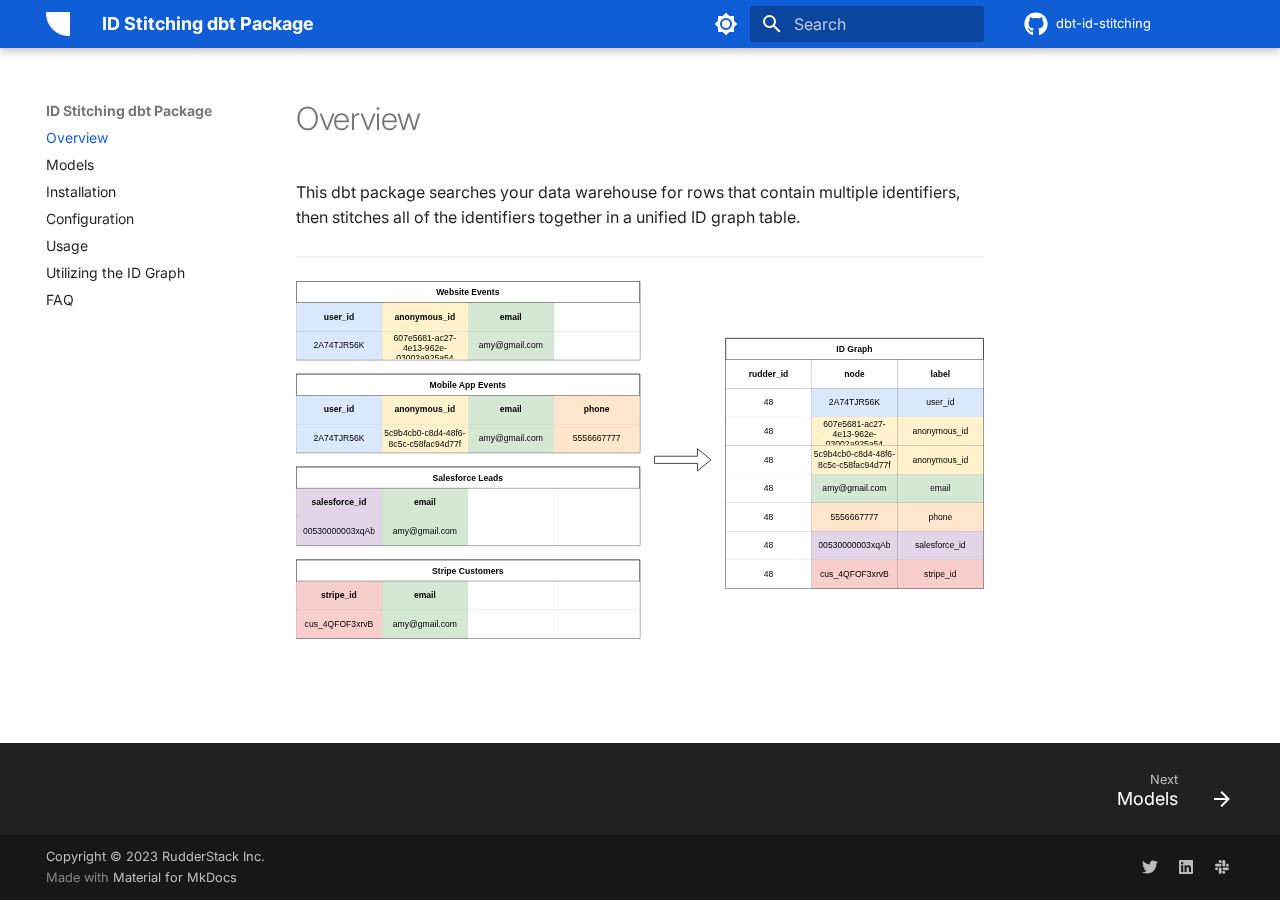
<file: index.html>
<!doctype html>
<html lang="en" class="no-js">
  <head>
    
      <meta charset="utf-8">
      <meta name="viewport" content="width=device-width,initial-scale=1">
      
      
      
      
      
        <link rel="next" href="models/">
      
      
      <link rel="icon" href="assets/favicon.png">
      <meta name="generator" content="mkdocs-1.6.1, mkdocs-material-9.5.39">
    
    
      
        <title>ID Stitching dbt Package</title>
      
    
    
      <link rel="stylesheet" href="assets/stylesheets/main.8c3ca2c6.min.css">
      
        
        <link rel="stylesheet" href="assets/stylesheets/palette.06af60db.min.css">
      
      


    
    
      
    
    
      
        
        
        <link rel="preconnect" href="https://fonts.gstatic.com" crossorigin>
        <link rel="stylesheet" href="https://fonts.googleapis.com/css?family=Inter:300,300i,400,400i,700,700i%7CRoboto+Mono:400,400i,700,700i&display=fallback">
        <style>:root{--md-text-font:"Inter";--md-code-font:"Roboto Mono"}</style>
      
    
    
      <link rel="stylesheet" href="assets/extra.css">
    
    <script>__md_scope=new URL(".",location),__md_hash=e=>[...e].reduce(((e,_)=>(e<<5)-e+_.charCodeAt(0)),0),__md_get=(e,_=localStorage,t=__md_scope)=>JSON.parse(_.getItem(t.pathname+"."+e)),__md_set=(e,_,t=localStorage,a=__md_scope)=>{try{t.setItem(a.pathname+"."+e,JSON.stringify(_))}catch(e){}}</script>
    
      

    
    
    
  </head>
  
  
    
    
      
    
    
    
    
    <body dir="ltr" data-md-color-scheme="default" data-md-color-primary="custom" data-md-color-accent="indigo">
  
    
    <input class="md-toggle" data-md-toggle="drawer" type="checkbox" id="__drawer" autocomplete="off">
    <input class="md-toggle" data-md-toggle="search" type="checkbox" id="__search" autocomplete="off">
    <label class="md-overlay" for="__drawer"></label>
    <div data-md-component="skip">
      
        
        <a href="#overview" class="md-skip">
          Skip to content
        </a>
      
    </div>
    <div data-md-component="announce">
      
    </div>
    
    
      

  

<header class="md-header md-header--shadow" data-md-component="header">
  <nav class="md-header__inner md-grid" aria-label="Header">
    <a href="." title="ID Stitching dbt Package" class="md-header__button md-logo" aria-label="ID Stitching dbt Package" data-md-component="logo">
      
  <img src="assets/logo.png" alt="logo">

    </a>
    <label class="md-header__button md-icon" for="__drawer">
      
      <svg xmlns="http://www.w3.org/2000/svg" viewBox="0 0 24 24"><path d="M3 6h18v2H3zm0 5h18v2H3zm0 5h18v2H3z"/></svg>
    </label>
    <div class="md-header__title" data-md-component="header-title">
      <div class="md-header__ellipsis">
        <div class="md-header__topic">
          <span class="md-ellipsis">
            ID Stitching dbt Package
          </span>
        </div>
        <div class="md-header__topic" data-md-component="header-topic">
          <span class="md-ellipsis">
            
              Overview
            
          </span>
        </div>
      </div>
    </div>
    
      
        <form class="md-header__option" data-md-component="palette">
  
    
    
    
    <input class="md-option" data-md-color-media="" data-md-color-scheme="default" data-md-color-primary="custom" data-md-color-accent="indigo"  aria-label="Switch to dark mode"  type="radio" name="__palette" id="__palette_0">
    
      <label class="md-header__button md-icon" title="Switch to dark mode" for="__palette_1" hidden>
        <svg xmlns="http://www.w3.org/2000/svg" viewBox="0 0 24 24"><path d="M12 8a4 4 0 0 0-4 4 4 4 0 0 0 4 4 4 4 0 0 0 4-4 4 4 0 0 0-4-4m0 10a6 6 0 0 1-6-6 6 6 0 0 1 6-6 6 6 0 0 1 6 6 6 6 0 0 1-6 6m8-9.31V4h-4.69L12 .69 8.69 4H4v4.69L.69 12 4 15.31V20h4.69L12 23.31 15.31 20H20v-4.69L23.31 12z"/></svg>
      </label>
    
  
    
    
    
    <input class="md-option" data-md-color-media="" data-md-color-scheme="slate" data-md-color-primary="custom" data-md-color-accent="indigo"  aria-label="Switch to light mode"  type="radio" name="__palette" id="__palette_1">
    
      <label class="md-header__button md-icon" title="Switch to light mode" for="__palette_0" hidden>
        <svg xmlns="http://www.w3.org/2000/svg" viewBox="0 0 24 24"><path d="M12 18c-.89 0-1.74-.2-2.5-.55C11.56 16.5 13 14.42 13 12s-1.44-4.5-3.5-5.45C10.26 6.2 11.11 6 12 6a6 6 0 0 1 6 6 6 6 0 0 1-6 6m8-9.31V4h-4.69L12 .69 8.69 4H4v4.69L.69 12 4 15.31V20h4.69L12 23.31 15.31 20H20v-4.69L23.31 12z"/></svg>
      </label>
    
  
</form>
      
    
    
      <script>var palette=__md_get("__palette");if(palette&&palette.color){if("(prefers-color-scheme)"===palette.color.media){var media=matchMedia("(prefers-color-scheme: light)"),input=document.querySelector(media.matches?"[data-md-color-media='(prefers-color-scheme: light)']":"[data-md-color-media='(prefers-color-scheme: dark)']");palette.color.media=input.getAttribute("data-md-color-media"),palette.color.scheme=input.getAttribute("data-md-color-scheme"),palette.color.primary=input.getAttribute("data-md-color-primary"),palette.color.accent=input.getAttribute("data-md-color-accent")}for(var[key,value]of Object.entries(palette.color))document.body.setAttribute("data-md-color-"+key,value)}</script>
    
    
    
      <label class="md-header__button md-icon" for="__search">
        
        <svg xmlns="http://www.w3.org/2000/svg" viewBox="0 0 24 24"><path d="M9.5 3A6.5 6.5 0 0 1 16 9.5c0 1.61-.59 3.09-1.56 4.23l.27.27h.79l5 5-1.5 1.5-5-5v-.79l-.27-.27A6.52 6.52 0 0 1 9.5 16 6.5 6.5 0 0 1 3 9.5 6.5 6.5 0 0 1 9.5 3m0 2C7 5 5 7 5 9.5S7 14 9.5 14 14 12 14 9.5 12 5 9.5 5"/></svg>
      </label>
      <div class="md-search" data-md-component="search" role="dialog">
  <label class="md-search__overlay" for="__search"></label>
  <div class="md-search__inner" role="search">
    <form class="md-search__form" name="search">
      <input type="text" class="md-search__input" name="query" aria-label="Search" placeholder="Search" autocapitalize="off" autocorrect="off" autocomplete="off" spellcheck="false" data-md-component="search-query" required>
      <label class="md-search__icon md-icon" for="__search">
        
        <svg xmlns="http://www.w3.org/2000/svg" viewBox="0 0 24 24"><path d="M9.5 3A6.5 6.5 0 0 1 16 9.5c0 1.61-.59 3.09-1.56 4.23l.27.27h.79l5 5-1.5 1.5-5-5v-.79l-.27-.27A6.52 6.52 0 0 1 9.5 16 6.5 6.5 0 0 1 3 9.5 6.5 6.5 0 0 1 9.5 3m0 2C7 5 5 7 5 9.5S7 14 9.5 14 14 12 14 9.5 12 5 9.5 5"/></svg>
        
        <svg xmlns="http://www.w3.org/2000/svg" viewBox="0 0 24 24"><path d="M20 11v2H8l5.5 5.5-1.42 1.42L4.16 12l7.92-7.92L13.5 5.5 8 11z"/></svg>
      </label>
      <nav class="md-search__options" aria-label="Search">
        
        <button type="reset" class="md-search__icon md-icon" title="Clear" aria-label="Clear" tabindex="-1">
          
          <svg xmlns="http://www.w3.org/2000/svg" viewBox="0 0 24 24"><path d="M19 6.41 17.59 5 12 10.59 6.41 5 5 6.41 10.59 12 5 17.59 6.41 19 12 13.41 17.59 19 19 17.59 13.41 12z"/></svg>
        </button>
      </nav>
      
    </form>
    <div class="md-search__output">
      <div class="md-search__scrollwrap" tabindex="0" data-md-scrollfix>
        <div class="md-search-result" data-md-component="search-result">
          <div class="md-search-result__meta">
            Initializing search
          </div>
          <ol class="md-search-result__list" role="presentation"></ol>
        </div>
      </div>
    </div>
  </div>
</div>
    
    
      <div class="md-header__source">
        <a href="https://github.com/rudderlabs/dbt-id-stitching" title="Go to repository" class="md-source" data-md-component="source">
  <div class="md-source__icon md-icon">
    
    <svg xmlns="http://www.w3.org/2000/svg" viewBox="0 0 496 512"><!--! Font Awesome Free 6.6.0 by @fontawesome - https://fontawesome.com License - https://fontawesome.com/license/free (Icons: CC BY 4.0, Fonts: SIL OFL 1.1, Code: MIT License) Copyright 2024 Fonticons, Inc.--><path d="M165.9 397.4c0 2-2.3 3.6-5.2 3.6-3.3.3-5.6-1.3-5.6-3.6 0-2 2.3-3.6 5.2-3.6 3-.3 5.6 1.3 5.6 3.6m-31.1-4.5c-.7 2 1.3 4.3 4.3 4.9 2.6 1 5.6 0 6.2-2s-1.3-4.3-4.3-5.2c-2.6-.7-5.5.3-6.2 2.3m44.2-1.7c-2.9.7-4.9 2.6-4.6 4.9.3 2 2.9 3.3 5.9 2.6 2.9-.7 4.9-2.6 4.6-4.6-.3-1.9-3-3.2-5.9-2.9M244.8 8C106.1 8 0 113.3 0 252c0 110.9 69.8 205.8 169.5 239.2 12.8 2.3 17.3-5.6 17.3-12.1 0-6.2-.3-40.4-.3-61.4 0 0-70 15-84.7-29.8 0 0-11.4-29.1-27.8-36.6 0 0-22.9-15.7 1.6-15.4 0 0 24.9 2 38.6 25.8 21.9 38.6 58.6 27.5 72.9 20.9 2.3-16 8.8-27.1 16-33.7-55.9-6.2-112.3-14.3-112.3-110.5 0-27.5 7.6-41.3 23.6-58.9-2.6-6.5-11.1-33.3 2.6-67.9 20.9-6.5 69 27 69 27 20-5.6 41.5-8.5 62.8-8.5s42.8 2.9 62.8 8.5c0 0 48.1-33.6 69-27 13.7 34.7 5.2 61.4 2.6 67.9 16 17.7 25.8 31.5 25.8 58.9 0 96.5-58.9 104.2-114.8 110.5 9.2 7.9 17 22.9 17 46.4 0 33.7-.3 75.4-.3 83.6 0 6.5 4.6 14.4 17.3 12.1C428.2 457.8 496 362.9 496 252 496 113.3 383.5 8 244.8 8M97.2 352.9c-1.3 1-1 3.3.7 5.2 1.6 1.6 3.9 2.3 5.2 1 1.3-1 1-3.3-.7-5.2-1.6-1.6-3.9-2.3-5.2-1m-10.8-8.1c-.7 1.3.3 2.9 2.3 3.9 1.6 1 3.6.7 4.3-.7.7-1.3-.3-2.9-2.3-3.9-2-.6-3.6-.3-4.3.7m32.4 35.6c-1.6 1.3-1 4.3 1.3 6.2 2.3 2.3 5.2 2.6 6.5 1 1.3-1.3.7-4.3-1.3-6.2-2.2-2.3-5.2-2.6-6.5-1m-11.4-14.7c-1.6 1-1.6 3.6 0 5.9s4.3 3.3 5.6 2.3c1.6-1.3 1.6-3.9 0-6.2-1.4-2.3-4-3.3-5.6-2"/></svg>
  </div>
  <div class="md-source__repository">
    dbt-id-stitching
  </div>
</a>
      </div>
    
  </nav>
  
</header>
    
    <div class="md-container" data-md-component="container">
      
      
        
          
        
      
      <main class="md-main" data-md-component="main">
        <div class="md-main__inner md-grid">
          
            
              
              <div class="md-sidebar md-sidebar--primary" data-md-component="sidebar" data-md-type="navigation" >
                <div class="md-sidebar__scrollwrap">
                  <div class="md-sidebar__inner">
                    



<nav class="md-nav md-nav--primary" aria-label="Navigation" data-md-level="0">
  <label class="md-nav__title" for="__drawer">
    <a href="." title="ID Stitching dbt Package" class="md-nav__button md-logo" aria-label="ID Stitching dbt Package" data-md-component="logo">
      
  <img src="assets/logo.png" alt="logo">

    </a>
    ID Stitching dbt Package
  </label>
  
    <div class="md-nav__source">
      <a href="https://github.com/rudderlabs/dbt-id-stitching" title="Go to repository" class="md-source" data-md-component="source">
  <div class="md-source__icon md-icon">
    
    <svg xmlns="http://www.w3.org/2000/svg" viewBox="0 0 496 512"><!--! Font Awesome Free 6.6.0 by @fontawesome - https://fontawesome.com License - https://fontawesome.com/license/free (Icons: CC BY 4.0, Fonts: SIL OFL 1.1, Code: MIT License) Copyright 2024 Fonticons, Inc.--><path d="M165.9 397.4c0 2-2.3 3.6-5.2 3.6-3.3.3-5.6-1.3-5.6-3.6 0-2 2.3-3.6 5.2-3.6 3-.3 5.6 1.3 5.6 3.6m-31.1-4.5c-.7 2 1.3 4.3 4.3 4.9 2.6 1 5.6 0 6.2-2s-1.3-4.3-4.3-5.2c-2.6-.7-5.5.3-6.2 2.3m44.2-1.7c-2.9.7-4.9 2.6-4.6 4.9.3 2 2.9 3.3 5.9 2.6 2.9-.7 4.9-2.6 4.6-4.6-.3-1.9-3-3.2-5.9-2.9M244.8 8C106.1 8 0 113.3 0 252c0 110.9 69.8 205.8 169.5 239.2 12.8 2.3 17.3-5.6 17.3-12.1 0-6.2-.3-40.4-.3-61.4 0 0-70 15-84.7-29.8 0 0-11.4-29.1-27.8-36.6 0 0-22.9-15.7 1.6-15.4 0 0 24.9 2 38.6 25.8 21.9 38.6 58.6 27.5 72.9 20.9 2.3-16 8.8-27.1 16-33.7-55.9-6.2-112.3-14.3-112.3-110.5 0-27.5 7.6-41.3 23.6-58.9-2.6-6.5-11.1-33.3 2.6-67.9 20.9-6.5 69 27 69 27 20-5.6 41.5-8.5 62.8-8.5s42.8 2.9 62.8 8.5c0 0 48.1-33.6 69-27 13.7 34.7 5.2 61.4 2.6 67.9 16 17.7 25.8 31.5 25.8 58.9 0 96.5-58.9 104.2-114.8 110.5 9.2 7.9 17 22.9 17 46.4 0 33.7-.3 75.4-.3 83.6 0 6.5 4.6 14.4 17.3 12.1C428.2 457.8 496 362.9 496 252 496 113.3 383.5 8 244.8 8M97.2 352.9c-1.3 1-1 3.3.7 5.2 1.6 1.6 3.9 2.3 5.2 1 1.3-1 1-3.3-.7-5.2-1.6-1.6-3.9-2.3-5.2-1m-10.8-8.1c-.7 1.3.3 2.9 2.3 3.9 1.6 1 3.6.7 4.3-.7.7-1.3-.3-2.9-2.3-3.9-2-.6-3.6-.3-4.3.7m32.4 35.6c-1.6 1.3-1 4.3 1.3 6.2 2.3 2.3 5.2 2.6 6.5 1 1.3-1.3.7-4.3-1.3-6.2-2.2-2.3-5.2-2.6-6.5-1m-11.4-14.7c-1.6 1-1.6 3.6 0 5.9s4.3 3.3 5.6 2.3c1.6-1.3 1.6-3.9 0-6.2-1.4-2.3-4-3.3-5.6-2"/></svg>
  </div>
  <div class="md-source__repository">
    dbt-id-stitching
  </div>
</a>
    </div>
  
  <ul class="md-nav__list" data-md-scrollfix>
    
      
      
  
  
    
  
  
  
    <li class="md-nav__item md-nav__item--active">
      
      <input class="md-nav__toggle md-toggle" type="checkbox" id="__toc">
      
      
        
      
      
      <a href="." class="md-nav__link md-nav__link--active">
        
  
  <span class="md-ellipsis">
    Overview
  </span>
  

      </a>
      
    </li>
  

    
      
      
  
  
  
  
    <li class="md-nav__item">
      <a href="models/" class="md-nav__link">
        
  
  <span class="md-ellipsis">
    Models
  </span>
  

      </a>
    </li>
  

    
      
      
  
  
  
  
    <li class="md-nav__item">
      <a href="installation/" class="md-nav__link">
        
  
  <span class="md-ellipsis">
    Installation
  </span>
  

      </a>
    </li>
  

    
      
      
  
  
  
  
    <li class="md-nav__item">
      <a href="configuration/" class="md-nav__link">
        
  
  <span class="md-ellipsis">
    Configuration
  </span>
  

      </a>
    </li>
  

    
      
      
  
  
  
  
    <li class="md-nav__item">
      <a href="usage/" class="md-nav__link">
        
  
  <span class="md-ellipsis">
    Usage
  </span>
  

      </a>
    </li>
  

    
      
      
  
  
  
  
    <li class="md-nav__item">
      <a href="utilizing_id_graph/" class="md-nav__link">
        
  
  <span class="md-ellipsis">
    Utilizing the ID Graph
  </span>
  

      </a>
    </li>
  

    
      
      
  
  
  
  
    <li class="md-nav__item">
      <a href="faq/" class="md-nav__link">
        
  
  <span class="md-ellipsis">
    FAQ
  </span>
  

      </a>
    </li>
  

    
  </ul>
</nav>
                  </div>
                </div>
              </div>
            
            
              
              <div class="md-sidebar md-sidebar--secondary" data-md-component="sidebar" data-md-type="toc" >
                <div class="md-sidebar__scrollwrap">
                  <div class="md-sidebar__inner">
                    

<nav class="md-nav md-nav--secondary" aria-label="Table of contents">
  
  
  
    
  
  
</nav>
                  </div>
                </div>
              </div>
            
          
          
            <div class="md-content" data-md-component="content">
              <article class="md-content__inner md-typeset">
                
                  

  
  


<h1 id="overview">Overview</h1>
<p>This dbt package searches your data warehouse for rows that contain multiple identifiers, then stitches all of the identifiers together in a unified ID graph table.</p>
<hr />
<p><img alt="Diagram" src="assets/diagram.svg" /></p>












                
              </article>
            </div>
          
          
<script>var target=document.getElementById(location.hash.slice(1));target&&target.name&&(target.checked=target.name.startsWith("__tabbed_"))</script>
        </div>
        
      </main>
      
        <footer class="md-footer">
  
    
      
      <nav class="md-footer__inner md-grid" aria-label="Footer" >
        
        
          
          <a href="models/" class="md-footer__link md-footer__link--next" aria-label="Next: Models">
            <div class="md-footer__title">
              <span class="md-footer__direction">
                Next
              </span>
              <div class="md-ellipsis">
                Models
              </div>
            </div>
            <div class="md-footer__button md-icon">
              
              <svg xmlns="http://www.w3.org/2000/svg" viewBox="0 0 24 24"><path d="M4 11v2h12l-5.5 5.5 1.42 1.42L19.84 12l-7.92-7.92L10.5 5.5 16 11z"/></svg>
            </div>
          </a>
        
      </nav>
    
  
  <div class="md-footer-meta md-typeset">
    <div class="md-footer-meta__inner md-grid">
      <div class="md-copyright">
  
    <div class="md-copyright__highlight">
      Copyright &copy; 2023 RudderStack Inc.
    </div>
  
  
    Made with
    <a href="https://squidfunk.github.io/mkdocs-material/" target="_blank" rel="noopener">
      Material for MkDocs
    </a>
  
</div>
      
        <div class="md-social">
  
    
    
    
    
    <a href="https://twitter.com/RudderStack" target="_blank" rel="noopener" title="RudderStack on Twitter" class="md-social__link">
      <svg xmlns="http://www.w3.org/2000/svg" viewBox="0 0 512 512"><!--! Font Awesome Free 6.6.0 by @fontawesome - https://fontawesome.com License - https://fontawesome.com/license/free (Icons: CC BY 4.0, Fonts: SIL OFL 1.1, Code: MIT License) Copyright 2024 Fonticons, Inc.--><path d="M459.37 151.716c.325 4.548.325 9.097.325 13.645 0 138.72-105.583 298.558-298.558 298.558-59.452 0-114.68-17.219-161.137-47.106 8.447.974 16.568 1.299 25.34 1.299 49.055 0 94.213-16.568 130.274-44.832-46.132-.975-84.792-31.188-98.112-72.772 6.498.974 12.995 1.624 19.818 1.624 9.421 0 18.843-1.3 27.614-3.573-48.081-9.747-84.143-51.98-84.143-102.985v-1.299c13.969 7.797 30.214 12.67 47.431 13.319-28.264-18.843-46.781-51.005-46.781-87.391 0-19.492 5.197-37.36 14.294-52.954 51.655 63.675 129.3 105.258 216.365 109.807-1.624-7.797-2.599-15.918-2.599-24.04 0-57.828 46.782-104.934 104.934-104.934 30.213 0 57.502 12.67 76.67 33.137 23.715-4.548 46.456-13.32 66.599-25.34-7.798 24.366-24.366 44.833-46.132 57.827 21.117-2.273 41.584-8.122 60.426-16.243-14.292 20.791-32.161 39.308-52.628 54.253"/></svg>
    </a>
  
    
    
    
    
    <a href="https://www.linkedin.com/company/rudderstack" target="_blank" rel="noopener" title="RudderStack on LinkedIn" class="md-social__link">
      <svg xmlns="http://www.w3.org/2000/svg" viewBox="0 0 448 512"><!--! Font Awesome Free 6.6.0 by @fontawesome - https://fontawesome.com License - https://fontawesome.com/license/free (Icons: CC BY 4.0, Fonts: SIL OFL 1.1, Code: MIT License) Copyright 2024 Fonticons, Inc.--><path d="M416 32H31.9C14.3 32 0 46.5 0 64.3v383.4C0 465.5 14.3 480 31.9 480H416c17.6 0 32-14.5 32-32.3V64.3c0-17.8-14.4-32.3-32-32.3M135.4 416H69V202.2h66.5V416zm-33.2-243c-21.3 0-38.5-17.3-38.5-38.5S80.9 96 102.2 96c21.2 0 38.5 17.3 38.5 38.5 0 21.3-17.2 38.5-38.5 38.5m282.1 243h-66.4V312c0-24.8-.5-56.7-34.5-56.7-34.6 0-39.9 27-39.9 54.9V416h-66.4V202.2h63.7v29.2h.9c8.9-16.8 30.6-34.5 62.9-34.5 67.2 0 79.7 44.3 79.7 101.9z"/></svg>
    </a>
  
    
    
    
    
    <a href="https://www.rudderstack.com/join-rudderstack-slack-community" target="_blank" rel="noopener" title="RudderStack Slack Community" class="md-social__link">
      <svg xmlns="http://www.w3.org/2000/svg" viewBox="0 0 448 512"><!--! Font Awesome Free 6.6.0 by @fontawesome - https://fontawesome.com License - https://fontawesome.com/license/free (Icons: CC BY 4.0, Fonts: SIL OFL 1.1, Code: MIT License) Copyright 2024 Fonticons, Inc.--><path d="M94.12 315.1c0 25.9-21.16 47.06-47.06 47.06S0 341 0 315.1s21.16-47.06 47.06-47.06h47.06zm23.72 0c0-25.9 21.16-47.06 47.06-47.06s47.06 21.16 47.06 47.06v117.84c0 25.9-21.16 47.06-47.06 47.06s-47.06-21.16-47.06-47.06zm47.06-188.98c-25.9 0-47.06-21.16-47.06-47.06S139 32 164.9 32s47.06 21.16 47.06 47.06v47.06zm0 23.72c25.9 0 47.06 21.16 47.06 47.06s-21.16 47.06-47.06 47.06H47.06C21.16 243.96 0 222.8 0 196.9s21.16-47.06 47.06-47.06zm188.98 47.06c0-25.9 21.16-47.06 47.06-47.06S448 171 448 196.9s-21.16 47.06-47.06 47.06h-47.06zm-23.72 0c0 25.9-21.16 47.06-47.06 47.06s-47.06-21.16-47.06-47.06V79.06c0-25.9 21.16-47.06 47.06-47.06s47.06 21.16 47.06 47.06zM283.1 385.88c25.9 0 47.06 21.16 47.06 47.06S309 480 283.1 480s-47.06-21.16-47.06-47.06v-47.06zm0-23.72c-25.9 0-47.06-21.16-47.06-47.06s21.16-47.06 47.06-47.06h117.84c25.9 0 47.06 21.16 47.06 47.06s-21.16 47.06-47.06 47.06z"/></svg>
    </a>
  
</div>
      
    </div>
  </div>
</footer>
      
    </div>
    <div class="md-dialog" data-md-component="dialog">
      <div class="md-dialog__inner md-typeset"></div>
    </div>
    
    
    <script id="__config" type="application/json">{"base": ".", "features": ["navigation.footer"], "search": "assets/javascripts/workers/search.6ce7567c.min.js", "translations": {"clipboard.copied": "Copied to clipboard", "clipboard.copy": "Copy to clipboard", "search.result.more.one": "1 more on this page", "search.result.more.other": "# more on this page", "search.result.none": "No matching documents", "search.result.one": "1 matching document", "search.result.other": "# matching documents", "search.result.placeholder": "Type to start searching", "search.result.term.missing": "Missing", "select.version": "Select version"}}</script>
    
    
      <script src="assets/javascripts/bundle.525ec568.min.js"></script>
      
    
  </body>
</html>
</file>
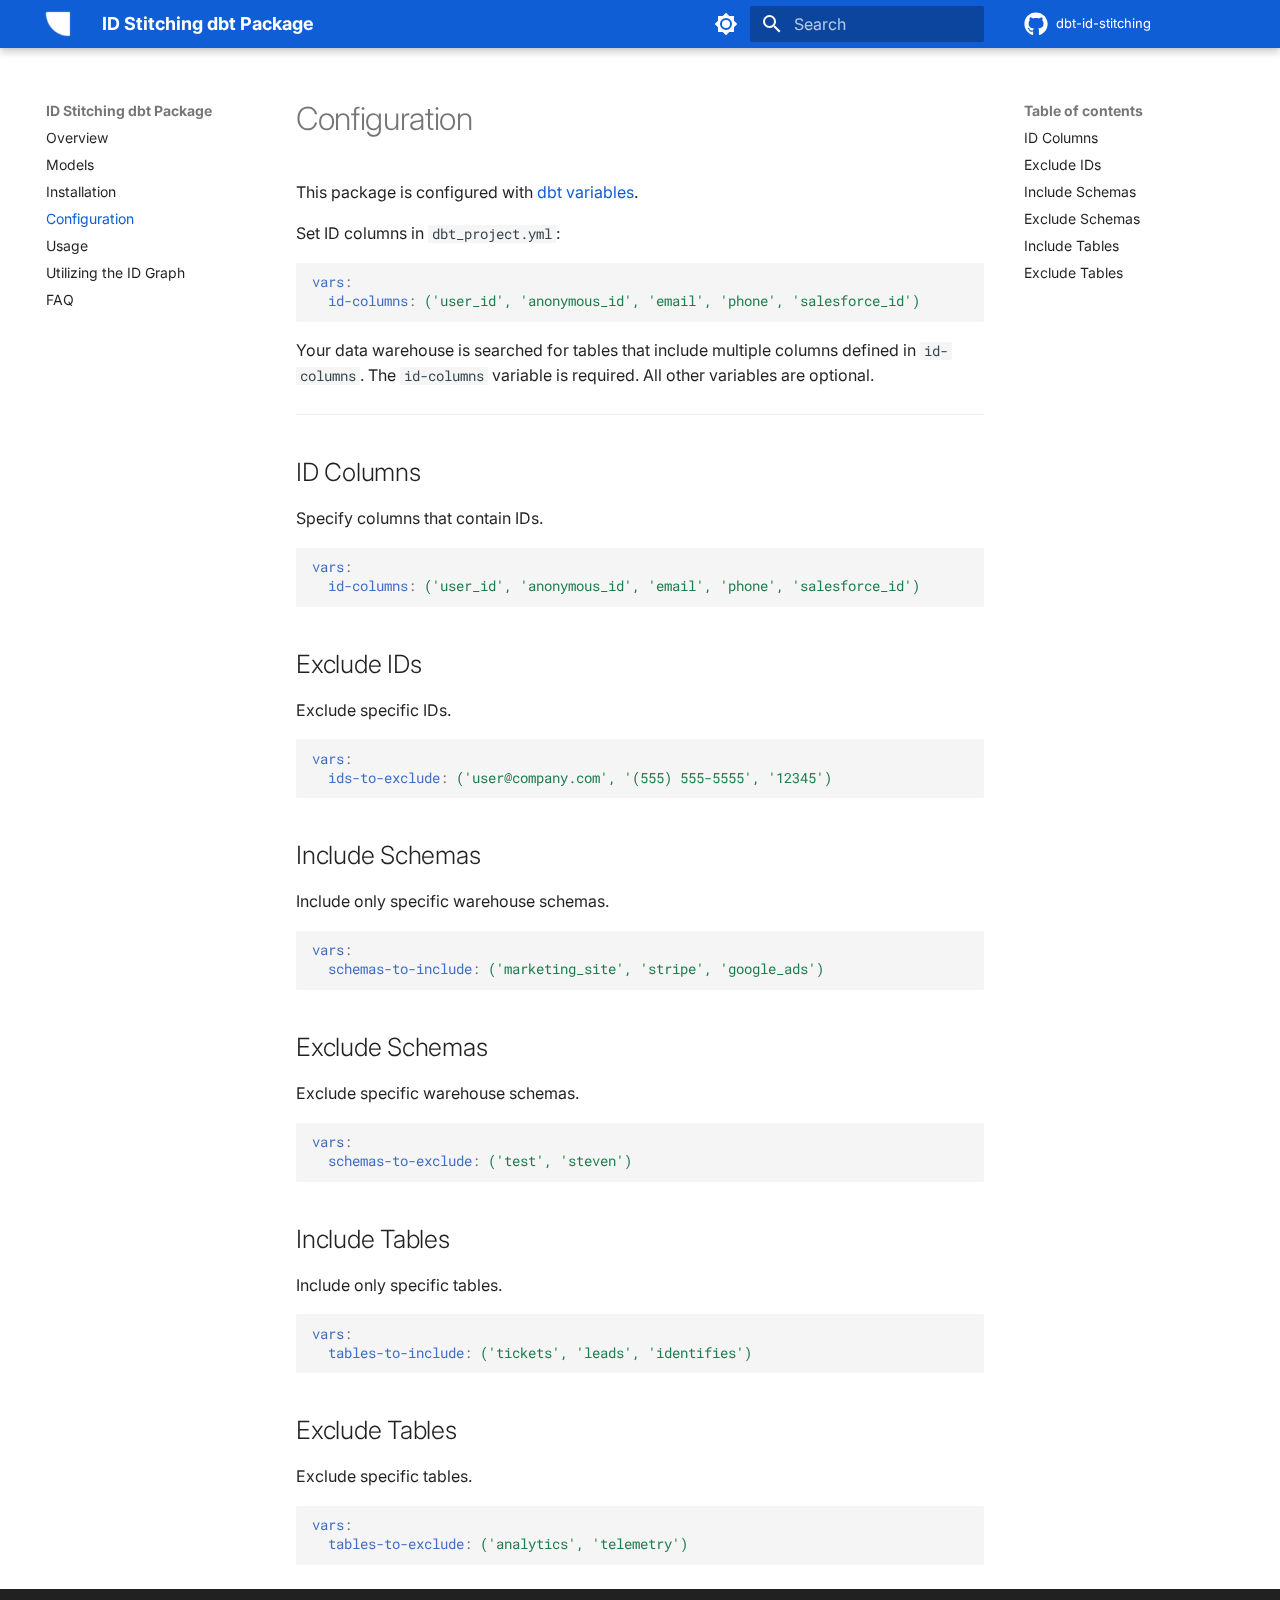
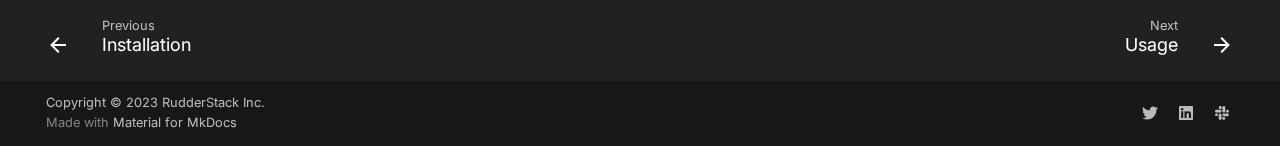
<file: configuration/index.html>
<!doctype html>
<html lang="en" class="no-js">
  <head>
    
      <meta charset="utf-8">
      <meta name="viewport" content="width=device-width,initial-scale=1">
      
      
      
      
        <link rel="prev" href="../installation/">
      
      
        <link rel="next" href="../usage/">
      
      
      <link rel="icon" href="../assets/favicon.png">
      <meta name="generator" content="mkdocs-1.6.1, mkdocs-material-9.5.39">
    
    
      
        <title>Configuration - ID Stitching dbt Package</title>
      
    
    
      <link rel="stylesheet" href="../assets/stylesheets/main.8c3ca2c6.min.css">
      
        
        <link rel="stylesheet" href="../assets/stylesheets/palette.06af60db.min.css">
      
      


    
    
      
    
    
      
        
        
        <link rel="preconnect" href="https://fonts.gstatic.com" crossorigin>
        <link rel="stylesheet" href="https://fonts.googleapis.com/css?family=Inter:300,300i,400,400i,700,700i%7CRoboto+Mono:400,400i,700,700i&display=fallback">
        <style>:root{--md-text-font:"Inter";--md-code-font:"Roboto Mono"}</style>
      
    
    
      <link rel="stylesheet" href="../assets/extra.css">
    
    <script>__md_scope=new URL("..",location),__md_hash=e=>[...e].reduce(((e,_)=>(e<<5)-e+_.charCodeAt(0)),0),__md_get=(e,_=localStorage,t=__md_scope)=>JSON.parse(_.getItem(t.pathname+"."+e)),__md_set=(e,_,t=localStorage,a=__md_scope)=>{try{t.setItem(a.pathname+"."+e,JSON.stringify(_))}catch(e){}}</script>
    
      

    
    
    
  </head>
  
  
    
    
      
    
    
    
    
    <body dir="ltr" data-md-color-scheme="default" data-md-color-primary="custom" data-md-color-accent="indigo">
  
    
    <input class="md-toggle" data-md-toggle="drawer" type="checkbox" id="__drawer" autocomplete="off">
    <input class="md-toggle" data-md-toggle="search" type="checkbox" id="__search" autocomplete="off">
    <label class="md-overlay" for="__drawer"></label>
    <div data-md-component="skip">
      
        
        <a href="#configuration" class="md-skip">
          Skip to content
        </a>
      
    </div>
    <div data-md-component="announce">
      
    </div>
    
    
      

  

<header class="md-header md-header--shadow" data-md-component="header">
  <nav class="md-header__inner md-grid" aria-label="Header">
    <a href=".." title="ID Stitching dbt Package" class="md-header__button md-logo" aria-label="ID Stitching dbt Package" data-md-component="logo">
      
  <img src="../assets/logo.png" alt="logo">

    </a>
    <label class="md-header__button md-icon" for="__drawer">
      
      <svg xmlns="http://www.w3.org/2000/svg" viewBox="0 0 24 24"><path d="M3 6h18v2H3zm0 5h18v2H3zm0 5h18v2H3z"/></svg>
    </label>
    <div class="md-header__title" data-md-component="header-title">
      <div class="md-header__ellipsis">
        <div class="md-header__topic">
          <span class="md-ellipsis">
            ID Stitching dbt Package
          </span>
        </div>
        <div class="md-header__topic" data-md-component="header-topic">
          <span class="md-ellipsis">
            
              Configuration
            
          </span>
        </div>
      </div>
    </div>
    
      
        <form class="md-header__option" data-md-component="palette">
  
    
    
    
    <input class="md-option" data-md-color-media="" data-md-color-scheme="default" data-md-color-primary="custom" data-md-color-accent="indigo"  aria-label="Switch to dark mode"  type="radio" name="__palette" id="__palette_0">
    
      <label class="md-header__button md-icon" title="Switch to dark mode" for="__palette_1" hidden>
        <svg xmlns="http://www.w3.org/2000/svg" viewBox="0 0 24 24"><path d="M12 8a4 4 0 0 0-4 4 4 4 0 0 0 4 4 4 4 0 0 0 4-4 4 4 0 0 0-4-4m0 10a6 6 0 0 1-6-6 6 6 0 0 1 6-6 6 6 0 0 1 6 6 6 6 0 0 1-6 6m8-9.31V4h-4.69L12 .69 8.69 4H4v4.69L.69 12 4 15.31V20h4.69L12 23.31 15.31 20H20v-4.69L23.31 12z"/></svg>
      </label>
    
  
    
    
    
    <input class="md-option" data-md-color-media="" data-md-color-scheme="slate" data-md-color-primary="custom" data-md-color-accent="indigo"  aria-label="Switch to light mode"  type="radio" name="__palette" id="__palette_1">
    
      <label class="md-header__button md-icon" title="Switch to light mode" for="__palette_0" hidden>
        <svg xmlns="http://www.w3.org/2000/svg" viewBox="0 0 24 24"><path d="M12 18c-.89 0-1.74-.2-2.5-.55C11.56 16.5 13 14.42 13 12s-1.44-4.5-3.5-5.45C10.26 6.2 11.11 6 12 6a6 6 0 0 1 6 6 6 6 0 0 1-6 6m8-9.31V4h-4.69L12 .69 8.69 4H4v4.69L.69 12 4 15.31V20h4.69L12 23.31 15.31 20H20v-4.69L23.31 12z"/></svg>
      </label>
    
  
</form>
      
    
    
      <script>var palette=__md_get("__palette");if(palette&&palette.color){if("(prefers-color-scheme)"===palette.color.media){var media=matchMedia("(prefers-color-scheme: light)"),input=document.querySelector(media.matches?"[data-md-color-media='(prefers-color-scheme: light)']":"[data-md-color-media='(prefers-color-scheme: dark)']");palette.color.media=input.getAttribute("data-md-color-media"),palette.color.scheme=input.getAttribute("data-md-color-scheme"),palette.color.primary=input.getAttribute("data-md-color-primary"),palette.color.accent=input.getAttribute("data-md-color-accent")}for(var[key,value]of Object.entries(palette.color))document.body.setAttribute("data-md-color-"+key,value)}</script>
    
    
    
      <label class="md-header__button md-icon" for="__search">
        
        <svg xmlns="http://www.w3.org/2000/svg" viewBox="0 0 24 24"><path d="M9.5 3A6.5 6.5 0 0 1 16 9.5c0 1.61-.59 3.09-1.56 4.23l.27.27h.79l5 5-1.5 1.5-5-5v-.79l-.27-.27A6.52 6.52 0 0 1 9.5 16 6.5 6.5 0 0 1 3 9.5 6.5 6.5 0 0 1 9.5 3m0 2C7 5 5 7 5 9.5S7 14 9.5 14 14 12 14 9.5 12 5 9.5 5"/></svg>
      </label>
      <div class="md-search" data-md-component="search" role="dialog">
  <label class="md-search__overlay" for="__search"></label>
  <div class="md-search__inner" role="search">
    <form class="md-search__form" name="search">
      <input type="text" class="md-search__input" name="query" aria-label="Search" placeholder="Search" autocapitalize="off" autocorrect="off" autocomplete="off" spellcheck="false" data-md-component="search-query" required>
      <label class="md-search__icon md-icon" for="__search">
        
        <svg xmlns="http://www.w3.org/2000/svg" viewBox="0 0 24 24"><path d="M9.5 3A6.5 6.5 0 0 1 16 9.5c0 1.61-.59 3.09-1.56 4.23l.27.27h.79l5 5-1.5 1.5-5-5v-.79l-.27-.27A6.52 6.52 0 0 1 9.5 16 6.5 6.5 0 0 1 3 9.5 6.5 6.5 0 0 1 9.5 3m0 2C7 5 5 7 5 9.5S7 14 9.5 14 14 12 14 9.5 12 5 9.5 5"/></svg>
        
        <svg xmlns="http://www.w3.org/2000/svg" viewBox="0 0 24 24"><path d="M20 11v2H8l5.5 5.5-1.42 1.42L4.16 12l7.92-7.92L13.5 5.5 8 11z"/></svg>
      </label>
      <nav class="md-search__options" aria-label="Search">
        
        <button type="reset" class="md-search__icon md-icon" title="Clear" aria-label="Clear" tabindex="-1">
          
          <svg xmlns="http://www.w3.org/2000/svg" viewBox="0 0 24 24"><path d="M19 6.41 17.59 5 12 10.59 6.41 5 5 6.41 10.59 12 5 17.59 6.41 19 12 13.41 17.59 19 19 17.59 13.41 12z"/></svg>
        </button>
      </nav>
      
    </form>
    <div class="md-search__output">
      <div class="md-search__scrollwrap" tabindex="0" data-md-scrollfix>
        <div class="md-search-result" data-md-component="search-result">
          <div class="md-search-result__meta">
            Initializing search
          </div>
          <ol class="md-search-result__list" role="presentation"></ol>
        </div>
      </div>
    </div>
  </div>
</div>
    
    
      <div class="md-header__source">
        <a href="https://github.com/rudderlabs/dbt-id-stitching" title="Go to repository" class="md-source" data-md-component="source">
  <div class="md-source__icon md-icon">
    
    <svg xmlns="http://www.w3.org/2000/svg" viewBox="0 0 496 512"><!--! Font Awesome Free 6.6.0 by @fontawesome - https://fontawesome.com License - https://fontawesome.com/license/free (Icons: CC BY 4.0, Fonts: SIL OFL 1.1, Code: MIT License) Copyright 2024 Fonticons, Inc.--><path d="M165.9 397.4c0 2-2.3 3.6-5.2 3.6-3.3.3-5.6-1.3-5.6-3.6 0-2 2.3-3.6 5.2-3.6 3-.3 5.6 1.3 5.6 3.6m-31.1-4.5c-.7 2 1.3 4.3 4.3 4.9 2.6 1 5.6 0 6.2-2s-1.3-4.3-4.3-5.2c-2.6-.7-5.5.3-6.2 2.3m44.2-1.7c-2.9.7-4.9 2.6-4.6 4.9.3 2 2.9 3.3 5.9 2.6 2.9-.7 4.9-2.6 4.6-4.6-.3-1.9-3-3.2-5.9-2.9M244.8 8C106.1 8 0 113.3 0 252c0 110.9 69.8 205.8 169.5 239.2 12.8 2.3 17.3-5.6 17.3-12.1 0-6.2-.3-40.4-.3-61.4 0 0-70 15-84.7-29.8 0 0-11.4-29.1-27.8-36.6 0 0-22.9-15.7 1.6-15.4 0 0 24.9 2 38.6 25.8 21.9 38.6 58.6 27.5 72.9 20.9 2.3-16 8.8-27.1 16-33.7-55.9-6.2-112.3-14.3-112.3-110.5 0-27.5 7.6-41.3 23.6-58.9-2.6-6.5-11.1-33.3 2.6-67.9 20.9-6.5 69 27 69 27 20-5.6 41.5-8.5 62.8-8.5s42.8 2.9 62.8 8.5c0 0 48.1-33.6 69-27 13.7 34.7 5.2 61.4 2.6 67.9 16 17.7 25.8 31.5 25.8 58.9 0 96.5-58.9 104.2-114.8 110.5 9.2 7.9 17 22.9 17 46.4 0 33.7-.3 75.4-.3 83.6 0 6.5 4.6 14.4 17.3 12.1C428.2 457.8 496 362.9 496 252 496 113.3 383.5 8 244.8 8M97.2 352.9c-1.3 1-1 3.3.7 5.2 1.6 1.6 3.9 2.3 5.2 1 1.3-1 1-3.3-.7-5.2-1.6-1.6-3.9-2.3-5.2-1m-10.8-8.1c-.7 1.3.3 2.9 2.3 3.9 1.6 1 3.6.7 4.3-.7.7-1.3-.3-2.9-2.3-3.9-2-.6-3.6-.3-4.3.7m32.4 35.6c-1.6 1.3-1 4.3 1.3 6.2 2.3 2.3 5.2 2.6 6.5 1 1.3-1.3.7-4.3-1.3-6.2-2.2-2.3-5.2-2.6-6.5-1m-11.4-14.7c-1.6 1-1.6 3.6 0 5.9s4.3 3.3 5.6 2.3c1.6-1.3 1.6-3.9 0-6.2-1.4-2.3-4-3.3-5.6-2"/></svg>
  </div>
  <div class="md-source__repository">
    dbt-id-stitching
  </div>
</a>
      </div>
    
  </nav>
  
</header>
    
    <div class="md-container" data-md-component="container">
      
      
        
          
        
      
      <main class="md-main" data-md-component="main">
        <div class="md-main__inner md-grid">
          
            
              
              <div class="md-sidebar md-sidebar--primary" data-md-component="sidebar" data-md-type="navigation" >
                <div class="md-sidebar__scrollwrap">
                  <div class="md-sidebar__inner">
                    



<nav class="md-nav md-nav--primary" aria-label="Navigation" data-md-level="0">
  <label class="md-nav__title" for="__drawer">
    <a href=".." title="ID Stitching dbt Package" class="md-nav__button md-logo" aria-label="ID Stitching dbt Package" data-md-component="logo">
      
  <img src="../assets/logo.png" alt="logo">

    </a>
    ID Stitching dbt Package
  </label>
  
    <div class="md-nav__source">
      <a href="https://github.com/rudderlabs/dbt-id-stitching" title="Go to repository" class="md-source" data-md-component="source">
  <div class="md-source__icon md-icon">
    
    <svg xmlns="http://www.w3.org/2000/svg" viewBox="0 0 496 512"><!--! Font Awesome Free 6.6.0 by @fontawesome - https://fontawesome.com License - https://fontawesome.com/license/free (Icons: CC BY 4.0, Fonts: SIL OFL 1.1, Code: MIT License) Copyright 2024 Fonticons, Inc.--><path d="M165.9 397.4c0 2-2.3 3.6-5.2 3.6-3.3.3-5.6-1.3-5.6-3.6 0-2 2.3-3.6 5.2-3.6 3-.3 5.6 1.3 5.6 3.6m-31.1-4.5c-.7 2 1.3 4.3 4.3 4.9 2.6 1 5.6 0 6.2-2s-1.3-4.3-4.3-5.2c-2.6-.7-5.5.3-6.2 2.3m44.2-1.7c-2.9.7-4.9 2.6-4.6 4.9.3 2 2.9 3.3 5.9 2.6 2.9-.7 4.9-2.6 4.6-4.6-.3-1.9-3-3.2-5.9-2.9M244.8 8C106.1 8 0 113.3 0 252c0 110.9 69.8 205.8 169.5 239.2 12.8 2.3 17.3-5.6 17.3-12.1 0-6.2-.3-40.4-.3-61.4 0 0-70 15-84.7-29.8 0 0-11.4-29.1-27.8-36.6 0 0-22.9-15.7 1.6-15.4 0 0 24.9 2 38.6 25.8 21.9 38.6 58.6 27.5 72.9 20.9 2.3-16 8.8-27.1 16-33.7-55.9-6.2-112.3-14.3-112.3-110.5 0-27.5 7.6-41.3 23.6-58.9-2.6-6.5-11.1-33.3 2.6-67.9 20.9-6.5 69 27 69 27 20-5.6 41.5-8.5 62.8-8.5s42.8 2.9 62.8 8.5c0 0 48.1-33.6 69-27 13.7 34.7 5.2 61.4 2.6 67.9 16 17.7 25.8 31.5 25.8 58.9 0 96.5-58.9 104.2-114.8 110.5 9.2 7.9 17 22.9 17 46.4 0 33.7-.3 75.4-.3 83.6 0 6.5 4.6 14.4 17.3 12.1C428.2 457.8 496 362.9 496 252 496 113.3 383.5 8 244.8 8M97.2 352.9c-1.3 1-1 3.3.7 5.2 1.6 1.6 3.9 2.3 5.2 1 1.3-1 1-3.3-.7-5.2-1.6-1.6-3.9-2.3-5.2-1m-10.8-8.1c-.7 1.3.3 2.9 2.3 3.9 1.6 1 3.6.7 4.3-.7.7-1.3-.3-2.9-2.3-3.9-2-.6-3.6-.3-4.3.7m32.4 35.6c-1.6 1.3-1 4.3 1.3 6.2 2.3 2.3 5.2 2.6 6.5 1 1.3-1.3.7-4.3-1.3-6.2-2.2-2.3-5.2-2.6-6.5-1m-11.4-14.7c-1.6 1-1.6 3.6 0 5.9s4.3 3.3 5.6 2.3c1.6-1.3 1.6-3.9 0-6.2-1.4-2.3-4-3.3-5.6-2"/></svg>
  </div>
  <div class="md-source__repository">
    dbt-id-stitching
  </div>
</a>
    </div>
  
  <ul class="md-nav__list" data-md-scrollfix>
    
      
      
  
  
  
  
    <li class="md-nav__item">
      <a href=".." class="md-nav__link">
        
  
  <span class="md-ellipsis">
    Overview
  </span>
  

      </a>
    </li>
  

    
      
      
  
  
  
  
    <li class="md-nav__item">
      <a href="../models/" class="md-nav__link">
        
  
  <span class="md-ellipsis">
    Models
  </span>
  

      </a>
    </li>
  

    
      
      
  
  
  
  
    <li class="md-nav__item">
      <a href="../installation/" class="md-nav__link">
        
  
  <span class="md-ellipsis">
    Installation
  </span>
  

      </a>
    </li>
  

    
      
      
  
  
    
  
  
  
    <li class="md-nav__item md-nav__item--active">
      
      <input class="md-nav__toggle md-toggle" type="checkbox" id="__toc">
      
      
        
      
      
        <label class="md-nav__link md-nav__link--active" for="__toc">
          
  
  <span class="md-ellipsis">
    Configuration
  </span>
  

          <span class="md-nav__icon md-icon"></span>
        </label>
      
      <a href="./" class="md-nav__link md-nav__link--active">
        
  
  <span class="md-ellipsis">
    Configuration
  </span>
  

      </a>
      
        

<nav class="md-nav md-nav--secondary" aria-label="Table of contents">
  
  
  
    
  
  
    <label class="md-nav__title" for="__toc">
      <span class="md-nav__icon md-icon"></span>
      Table of contents
    </label>
    <ul class="md-nav__list" data-md-component="toc" data-md-scrollfix>
      
        <li class="md-nav__item">
  <a href="#id-columns" class="md-nav__link">
    <span class="md-ellipsis">
      ID Columns
    </span>
  </a>
  
</li>
      
        <li class="md-nav__item">
  <a href="#exclude-ids" class="md-nav__link">
    <span class="md-ellipsis">
      Exclude IDs
    </span>
  </a>
  
</li>
      
        <li class="md-nav__item">
  <a href="#include-schemas" class="md-nav__link">
    <span class="md-ellipsis">
      Include Schemas
    </span>
  </a>
  
</li>
      
        <li class="md-nav__item">
  <a href="#exclude-schemas" class="md-nav__link">
    <span class="md-ellipsis">
      Exclude Schemas
    </span>
  </a>
  
</li>
      
        <li class="md-nav__item">
  <a href="#include-tables" class="md-nav__link">
    <span class="md-ellipsis">
      Include Tables
    </span>
  </a>
  
</li>
      
        <li class="md-nav__item">
  <a href="#exclude-tables" class="md-nav__link">
    <span class="md-ellipsis">
      Exclude Tables
    </span>
  </a>
  
</li>
      
    </ul>
  
</nav>
      
    </li>
  

    
      
      
  
  
  
  
    <li class="md-nav__item">
      <a href="../usage/" class="md-nav__link">
        
  
  <span class="md-ellipsis">
    Usage
  </span>
  

      </a>
    </li>
  

    
      
      
  
  
  
  
    <li class="md-nav__item">
      <a href="../utilizing_id_graph/" class="md-nav__link">
        
  
  <span class="md-ellipsis">
    Utilizing the ID Graph
  </span>
  

      </a>
    </li>
  

    
      
      
  
  
  
  
    <li class="md-nav__item">
      <a href="../faq/" class="md-nav__link">
        
  
  <span class="md-ellipsis">
    FAQ
  </span>
  

      </a>
    </li>
  

    
  </ul>
</nav>
                  </div>
                </div>
              </div>
            
            
              
              <div class="md-sidebar md-sidebar--secondary" data-md-component="sidebar" data-md-type="toc" >
                <div class="md-sidebar__scrollwrap">
                  <div class="md-sidebar__inner">
                    

<nav class="md-nav md-nav--secondary" aria-label="Table of contents">
  
  
  
    
  
  
    <label class="md-nav__title" for="__toc">
      <span class="md-nav__icon md-icon"></span>
      Table of contents
    </label>
    <ul class="md-nav__list" data-md-component="toc" data-md-scrollfix>
      
        <li class="md-nav__item">
  <a href="#id-columns" class="md-nav__link">
    <span class="md-ellipsis">
      ID Columns
    </span>
  </a>
  
</li>
      
        <li class="md-nav__item">
  <a href="#exclude-ids" class="md-nav__link">
    <span class="md-ellipsis">
      Exclude IDs
    </span>
  </a>
  
</li>
      
        <li class="md-nav__item">
  <a href="#include-schemas" class="md-nav__link">
    <span class="md-ellipsis">
      Include Schemas
    </span>
  </a>
  
</li>
      
        <li class="md-nav__item">
  <a href="#exclude-schemas" class="md-nav__link">
    <span class="md-ellipsis">
      Exclude Schemas
    </span>
  </a>
  
</li>
      
        <li class="md-nav__item">
  <a href="#include-tables" class="md-nav__link">
    <span class="md-ellipsis">
      Include Tables
    </span>
  </a>
  
</li>
      
        <li class="md-nav__item">
  <a href="#exclude-tables" class="md-nav__link">
    <span class="md-ellipsis">
      Exclude Tables
    </span>
  </a>
  
</li>
      
    </ul>
  
</nav>
                  </div>
                </div>
              </div>
            
          
          
            <div class="md-content" data-md-component="content">
              <article class="md-content__inner md-typeset">
                
                  

  
  


<h1 id="configuration">Configuration</h1>
<p>This package is configured with <a href="https://docs.getdbt.com/reference/dbt-jinja-functions/var">dbt variables</a>.</p>
<p>Set ID columns in <code>dbt_project.yml</code>:</p>
<div class="highlight"><pre><span></span><code><a id="__codelineno-0-1" name="__codelineno-0-1" href="#__codelineno-0-1"></a><span class="nt">vars</span><span class="p">:</span>
<a id="__codelineno-0-2" name="__codelineno-0-2" href="#__codelineno-0-2"></a><span class="w">  </span><span class="nt">id-columns</span><span class="p">:</span><span class="w"> </span><span class="l l-Scalar l-Scalar-Plain">(&#39;user_id&#39;, &#39;anonymous_id&#39;, &#39;email&#39;, &#39;phone&#39;, &#39;salesforce_id&#39;)</span>
</code></pre></div>
<p>Your data warehouse is searched for tables that include multiple columns defined in <code>id-columns</code>. The <code>id-columns</code> variable is required. All other variables are optional.</p>
<hr />
<h2 id="id-columns">ID Columns</h2>
<p>Specify columns that contain IDs.</p>
<div class="highlight"><pre><span></span><code><a id="__codelineno-1-1" name="__codelineno-1-1" href="#__codelineno-1-1"></a><span class="nt">vars</span><span class="p">:</span>
<a id="__codelineno-1-2" name="__codelineno-1-2" href="#__codelineno-1-2"></a><span class="w">  </span><span class="nt">id-columns</span><span class="p">:</span><span class="w"> </span><span class="l l-Scalar l-Scalar-Plain">(&#39;user_id&#39;, &#39;anonymous_id&#39;, &#39;email&#39;, &#39;phone&#39;, &#39;salesforce_id&#39;)</span>
</code></pre></div>
<h2 id="exclude-ids">Exclude IDs</h2>
<p>Exclude specific IDs.</p>
<div class="highlight"><pre><span></span><code><a id="__codelineno-2-1" name="__codelineno-2-1" href="#__codelineno-2-1"></a><span class="nt">vars</span><span class="p">:</span>
<a id="__codelineno-2-2" name="__codelineno-2-2" href="#__codelineno-2-2"></a><span class="w">  </span><span class="nt">ids-to-exclude</span><span class="p">:</span><span class="w"> </span><span class="l l-Scalar l-Scalar-Plain">(&#39;user@company.com&#39;, &#39;(555) 555-5555&#39;, &#39;12345&#39;)</span>
</code></pre></div>
<h2 id="include-schemas">Include Schemas</h2>
<p>Include only specific warehouse schemas.</p>
<div class="highlight"><pre><span></span><code><a id="__codelineno-3-1" name="__codelineno-3-1" href="#__codelineno-3-1"></a><span class="nt">vars</span><span class="p">:</span>
<a id="__codelineno-3-2" name="__codelineno-3-2" href="#__codelineno-3-2"></a><span class="w">  </span><span class="nt">schemas-to-include</span><span class="p">:</span><span class="w"> </span><span class="l l-Scalar l-Scalar-Plain">(&#39;marketing_site&#39;, &#39;stripe&#39;, &#39;google_ads&#39;)</span>
</code></pre></div>
<h2 id="exclude-schemas">Exclude Schemas</h2>
<p>Exclude specific warehouse schemas.</p>
<div class="highlight"><pre><span></span><code><a id="__codelineno-4-1" name="__codelineno-4-1" href="#__codelineno-4-1"></a><span class="nt">vars</span><span class="p">:</span>
<a id="__codelineno-4-2" name="__codelineno-4-2" href="#__codelineno-4-2"></a><span class="w">  </span><span class="nt">schemas-to-exclude</span><span class="p">:</span><span class="w"> </span><span class="l l-Scalar l-Scalar-Plain">(&#39;test&#39;, &#39;steven&#39;)</span>
</code></pre></div>
<h2 id="include-tables">Include Tables</h2>
<p>Include only specific tables.</p>
<div class="highlight"><pre><span></span><code><a id="__codelineno-5-1" name="__codelineno-5-1" href="#__codelineno-5-1"></a><span class="nt">vars</span><span class="p">:</span>
<a id="__codelineno-5-2" name="__codelineno-5-2" href="#__codelineno-5-2"></a><span class="w">  </span><span class="nt">tables-to-include</span><span class="p">:</span><span class="w"> </span><span class="l l-Scalar l-Scalar-Plain">(&#39;tickets&#39;, &#39;leads&#39;, &#39;identifies&#39;)</span>
</code></pre></div>
<h2 id="exclude-tables">Exclude Tables</h2>
<p>Exclude specific tables.</p>
<div class="highlight"><pre><span></span><code><a id="__codelineno-6-1" name="__codelineno-6-1" href="#__codelineno-6-1"></a><span class="nt">vars</span><span class="p">:</span>
<a id="__codelineno-6-2" name="__codelineno-6-2" href="#__codelineno-6-2"></a><span class="w">  </span><span class="nt">tables-to-exclude</span><span class="p">:</span><span class="w"> </span><span class="l l-Scalar l-Scalar-Plain">(&#39;analytics&#39;, &#39;telemetry&#39;)</span>
</code></pre></div>












                
              </article>
            </div>
          
          
<script>var target=document.getElementById(location.hash.slice(1));target&&target.name&&(target.checked=target.name.startsWith("__tabbed_"))</script>
        </div>
        
      </main>
      
        <footer class="md-footer">
  
    
      
      <nav class="md-footer__inner md-grid" aria-label="Footer" >
        
          
          <a href="../installation/" class="md-footer__link md-footer__link--prev" aria-label="Previous: Installation">
            <div class="md-footer__button md-icon">
              
              <svg xmlns="http://www.w3.org/2000/svg" viewBox="0 0 24 24"><path d="M20 11v2H8l5.5 5.5-1.42 1.42L4.16 12l7.92-7.92L13.5 5.5 8 11z"/></svg>
            </div>
            <div class="md-footer__title">
              <span class="md-footer__direction">
                Previous
              </span>
              <div class="md-ellipsis">
                Installation
              </div>
            </div>
          </a>
        
        
          
          <a href="../usage/" class="md-footer__link md-footer__link--next" aria-label="Next: Usage">
            <div class="md-footer__title">
              <span class="md-footer__direction">
                Next
              </span>
              <div class="md-ellipsis">
                Usage
              </div>
            </div>
            <div class="md-footer__button md-icon">
              
              <svg xmlns="http://www.w3.org/2000/svg" viewBox="0 0 24 24"><path d="M4 11v2h12l-5.5 5.5 1.42 1.42L19.84 12l-7.92-7.92L10.5 5.5 16 11z"/></svg>
            </div>
          </a>
        
      </nav>
    
  
  <div class="md-footer-meta md-typeset">
    <div class="md-footer-meta__inner md-grid">
      <div class="md-copyright">
  
    <div class="md-copyright__highlight">
      Copyright &copy; 2023 RudderStack Inc.
    </div>
  
  
    Made with
    <a href="https://squidfunk.github.io/mkdocs-material/" target="_blank" rel="noopener">
      Material for MkDocs
    </a>
  
</div>
      
        <div class="md-social">
  
    
    
    
    
    <a href="https://twitter.com/RudderStack" target="_blank" rel="noopener" title="RudderStack on Twitter" class="md-social__link">
      <svg xmlns="http://www.w3.org/2000/svg" viewBox="0 0 512 512"><!--! Font Awesome Free 6.6.0 by @fontawesome - https://fontawesome.com License - https://fontawesome.com/license/free (Icons: CC BY 4.0, Fonts: SIL OFL 1.1, Code: MIT License) Copyright 2024 Fonticons, Inc.--><path d="M459.37 151.716c.325 4.548.325 9.097.325 13.645 0 138.72-105.583 298.558-298.558 298.558-59.452 0-114.68-17.219-161.137-47.106 8.447.974 16.568 1.299 25.34 1.299 49.055 0 94.213-16.568 130.274-44.832-46.132-.975-84.792-31.188-98.112-72.772 6.498.974 12.995 1.624 19.818 1.624 9.421 0 18.843-1.3 27.614-3.573-48.081-9.747-84.143-51.98-84.143-102.985v-1.299c13.969 7.797 30.214 12.67 47.431 13.319-28.264-18.843-46.781-51.005-46.781-87.391 0-19.492 5.197-37.36 14.294-52.954 51.655 63.675 129.3 105.258 216.365 109.807-1.624-7.797-2.599-15.918-2.599-24.04 0-57.828 46.782-104.934 104.934-104.934 30.213 0 57.502 12.67 76.67 33.137 23.715-4.548 46.456-13.32 66.599-25.34-7.798 24.366-24.366 44.833-46.132 57.827 21.117-2.273 41.584-8.122 60.426-16.243-14.292 20.791-32.161 39.308-52.628 54.253"/></svg>
    </a>
  
    
    
    
    
    <a href="https://www.linkedin.com/company/rudderstack" target="_blank" rel="noopener" title="RudderStack on LinkedIn" class="md-social__link">
      <svg xmlns="http://www.w3.org/2000/svg" viewBox="0 0 448 512"><!--! Font Awesome Free 6.6.0 by @fontawesome - https://fontawesome.com License - https://fontawesome.com/license/free (Icons: CC BY 4.0, Fonts: SIL OFL 1.1, Code: MIT License) Copyright 2024 Fonticons, Inc.--><path d="M416 32H31.9C14.3 32 0 46.5 0 64.3v383.4C0 465.5 14.3 480 31.9 480H416c17.6 0 32-14.5 32-32.3V64.3c0-17.8-14.4-32.3-32-32.3M135.4 416H69V202.2h66.5V416zm-33.2-243c-21.3 0-38.5-17.3-38.5-38.5S80.9 96 102.2 96c21.2 0 38.5 17.3 38.5 38.5 0 21.3-17.2 38.5-38.5 38.5m282.1 243h-66.4V312c0-24.8-.5-56.7-34.5-56.7-34.6 0-39.9 27-39.9 54.9V416h-66.4V202.2h63.7v29.2h.9c8.9-16.8 30.6-34.5 62.9-34.5 67.2 0 79.7 44.3 79.7 101.9z"/></svg>
    </a>
  
    
    
    
    
    <a href="https://www.rudderstack.com/join-rudderstack-slack-community" target="_blank" rel="noopener" title="RudderStack Slack Community" class="md-social__link">
      <svg xmlns="http://www.w3.org/2000/svg" viewBox="0 0 448 512"><!--! Font Awesome Free 6.6.0 by @fontawesome - https://fontawesome.com License - https://fontawesome.com/license/free (Icons: CC BY 4.0, Fonts: SIL OFL 1.1, Code: MIT License) Copyright 2024 Fonticons, Inc.--><path d="M94.12 315.1c0 25.9-21.16 47.06-47.06 47.06S0 341 0 315.1s21.16-47.06 47.06-47.06h47.06zm23.72 0c0-25.9 21.16-47.06 47.06-47.06s47.06 21.16 47.06 47.06v117.84c0 25.9-21.16 47.06-47.06 47.06s-47.06-21.16-47.06-47.06zm47.06-188.98c-25.9 0-47.06-21.16-47.06-47.06S139 32 164.9 32s47.06 21.16 47.06 47.06v47.06zm0 23.72c25.9 0 47.06 21.16 47.06 47.06s-21.16 47.06-47.06 47.06H47.06C21.16 243.96 0 222.8 0 196.9s21.16-47.06 47.06-47.06zm188.98 47.06c0-25.9 21.16-47.06 47.06-47.06S448 171 448 196.9s-21.16 47.06-47.06 47.06h-47.06zm-23.72 0c0 25.9-21.16 47.06-47.06 47.06s-47.06-21.16-47.06-47.06V79.06c0-25.9 21.16-47.06 47.06-47.06s47.06 21.16 47.06 47.06zM283.1 385.88c25.9 0 47.06 21.16 47.06 47.06S309 480 283.1 480s-47.06-21.16-47.06-47.06v-47.06zm0-23.72c-25.9 0-47.06-21.16-47.06-47.06s21.16-47.06 47.06-47.06h117.84c25.9 0 47.06 21.16 47.06 47.06s-21.16 47.06-47.06 47.06z"/></svg>
    </a>
  
</div>
      
    </div>
  </div>
</footer>
      
    </div>
    <div class="md-dialog" data-md-component="dialog">
      <div class="md-dialog__inner md-typeset"></div>
    </div>
    
    
    <script id="__config" type="application/json">{"base": "..", "features": ["navigation.footer"], "search": "../assets/javascripts/workers/search.6ce7567c.min.js", "translations": {"clipboard.copied": "Copied to clipboard", "clipboard.copy": "Copy to clipboard", "search.result.more.one": "1 more on this page", "search.result.more.other": "# more on this page", "search.result.none": "No matching documents", "search.result.one": "1 matching document", "search.result.other": "# matching documents", "search.result.placeholder": "Type to start searching", "search.result.term.missing": "Missing", "select.version": "Select version"}}</script>
    
    
      <script src="../assets/javascripts/bundle.525ec568.min.js"></script>
      
    
  </body>
</html>
</file>
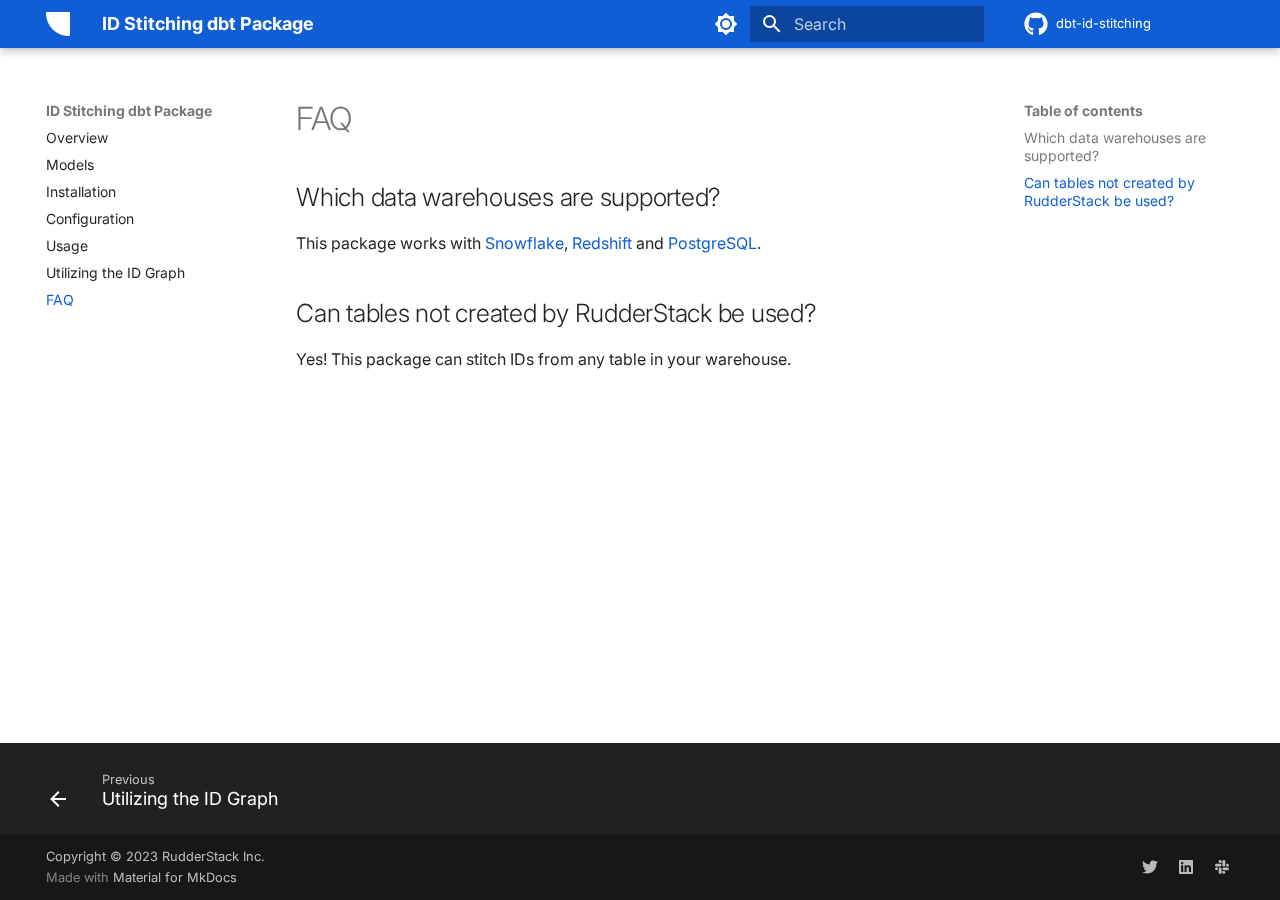
<file: faq/index.html>
<!doctype html>
<html lang="en" class="no-js">
  <head>
    
      <meta charset="utf-8">
      <meta name="viewport" content="width=device-width,initial-scale=1">
      
      
      
      
        <link rel="prev" href="../utilizing_id_graph/">
      
      
      
      <link rel="icon" href="../assets/favicon.png">
      <meta name="generator" content="mkdocs-1.6.1, mkdocs-material-9.5.39">
    
    
      
        <title>FAQ - ID Stitching dbt Package</title>
      
    
    
      <link rel="stylesheet" href="../assets/stylesheets/main.8c3ca2c6.min.css">
      
        
        <link rel="stylesheet" href="../assets/stylesheets/palette.06af60db.min.css">
      
      


    
    
      
    
    
      
        
        
        <link rel="preconnect" href="https://fonts.gstatic.com" crossorigin>
        <link rel="stylesheet" href="https://fonts.googleapis.com/css?family=Inter:300,300i,400,400i,700,700i%7CRoboto+Mono:400,400i,700,700i&display=fallback">
        <style>:root{--md-text-font:"Inter";--md-code-font:"Roboto Mono"}</style>
      
    
    
      <link rel="stylesheet" href="../assets/extra.css">
    
    <script>__md_scope=new URL("..",location),__md_hash=e=>[...e].reduce(((e,_)=>(e<<5)-e+_.charCodeAt(0)),0),__md_get=(e,_=localStorage,t=__md_scope)=>JSON.parse(_.getItem(t.pathname+"."+e)),__md_set=(e,_,t=localStorage,a=__md_scope)=>{try{t.setItem(a.pathname+"."+e,JSON.stringify(_))}catch(e){}}</script>
    
      

    
    
    
  </head>
  
  
    
    
      
    
    
    
    
    <body dir="ltr" data-md-color-scheme="default" data-md-color-primary="custom" data-md-color-accent="indigo">
  
    
    <input class="md-toggle" data-md-toggle="drawer" type="checkbox" id="__drawer" autocomplete="off">
    <input class="md-toggle" data-md-toggle="search" type="checkbox" id="__search" autocomplete="off">
    <label class="md-overlay" for="__drawer"></label>
    <div data-md-component="skip">
      
        
        <a href="#faq" class="md-skip">
          Skip to content
        </a>
      
    </div>
    <div data-md-component="announce">
      
    </div>
    
    
      

  

<header class="md-header md-header--shadow" data-md-component="header">
  <nav class="md-header__inner md-grid" aria-label="Header">
    <a href=".." title="ID Stitching dbt Package" class="md-header__button md-logo" aria-label="ID Stitching dbt Package" data-md-component="logo">
      
  <img src="../assets/logo.png" alt="logo">

    </a>
    <label class="md-header__button md-icon" for="__drawer">
      
      <svg xmlns="http://www.w3.org/2000/svg" viewBox="0 0 24 24"><path d="M3 6h18v2H3zm0 5h18v2H3zm0 5h18v2H3z"/></svg>
    </label>
    <div class="md-header__title" data-md-component="header-title">
      <div class="md-header__ellipsis">
        <div class="md-header__topic">
          <span class="md-ellipsis">
            ID Stitching dbt Package
          </span>
        </div>
        <div class="md-header__topic" data-md-component="header-topic">
          <span class="md-ellipsis">
            
              FAQ
            
          </span>
        </div>
      </div>
    </div>
    
      
        <form class="md-header__option" data-md-component="palette">
  
    
    
    
    <input class="md-option" data-md-color-media="" data-md-color-scheme="default" data-md-color-primary="custom" data-md-color-accent="indigo"  aria-label="Switch to dark mode"  type="radio" name="__palette" id="__palette_0">
    
      <label class="md-header__button md-icon" title="Switch to dark mode" for="__palette_1" hidden>
        <svg xmlns="http://www.w3.org/2000/svg" viewBox="0 0 24 24"><path d="M12 8a4 4 0 0 0-4 4 4 4 0 0 0 4 4 4 4 0 0 0 4-4 4 4 0 0 0-4-4m0 10a6 6 0 0 1-6-6 6 6 0 0 1 6-6 6 6 0 0 1 6 6 6 6 0 0 1-6 6m8-9.31V4h-4.69L12 .69 8.69 4H4v4.69L.69 12 4 15.31V20h4.69L12 23.31 15.31 20H20v-4.69L23.31 12z"/></svg>
      </label>
    
  
    
    
    
    <input class="md-option" data-md-color-media="" data-md-color-scheme="slate" data-md-color-primary="custom" data-md-color-accent="indigo"  aria-label="Switch to light mode"  type="radio" name="__palette" id="__palette_1">
    
      <label class="md-header__button md-icon" title="Switch to light mode" for="__palette_0" hidden>
        <svg xmlns="http://www.w3.org/2000/svg" viewBox="0 0 24 24"><path d="M12 18c-.89 0-1.74-.2-2.5-.55C11.56 16.5 13 14.42 13 12s-1.44-4.5-3.5-5.45C10.26 6.2 11.11 6 12 6a6 6 0 0 1 6 6 6 6 0 0 1-6 6m8-9.31V4h-4.69L12 .69 8.69 4H4v4.69L.69 12 4 15.31V20h4.69L12 23.31 15.31 20H20v-4.69L23.31 12z"/></svg>
      </label>
    
  
</form>
      
    
    
      <script>var palette=__md_get("__palette");if(palette&&palette.color){if("(prefers-color-scheme)"===palette.color.media){var media=matchMedia("(prefers-color-scheme: light)"),input=document.querySelector(media.matches?"[data-md-color-media='(prefers-color-scheme: light)']":"[data-md-color-media='(prefers-color-scheme: dark)']");palette.color.media=input.getAttribute("data-md-color-media"),palette.color.scheme=input.getAttribute("data-md-color-scheme"),palette.color.primary=input.getAttribute("data-md-color-primary"),palette.color.accent=input.getAttribute("data-md-color-accent")}for(var[key,value]of Object.entries(palette.color))document.body.setAttribute("data-md-color-"+key,value)}</script>
    
    
    
      <label class="md-header__button md-icon" for="__search">
        
        <svg xmlns="http://www.w3.org/2000/svg" viewBox="0 0 24 24"><path d="M9.5 3A6.5 6.5 0 0 1 16 9.5c0 1.61-.59 3.09-1.56 4.23l.27.27h.79l5 5-1.5 1.5-5-5v-.79l-.27-.27A6.52 6.52 0 0 1 9.5 16 6.5 6.5 0 0 1 3 9.5 6.5 6.5 0 0 1 9.5 3m0 2C7 5 5 7 5 9.5S7 14 9.5 14 14 12 14 9.5 12 5 9.5 5"/></svg>
      </label>
      <div class="md-search" data-md-component="search" role="dialog">
  <label class="md-search__overlay" for="__search"></label>
  <div class="md-search__inner" role="search">
    <form class="md-search__form" name="search">
      <input type="text" class="md-search__input" name="query" aria-label="Search" placeholder="Search" autocapitalize="off" autocorrect="off" autocomplete="off" spellcheck="false" data-md-component="search-query" required>
      <label class="md-search__icon md-icon" for="__search">
        
        <svg xmlns="http://www.w3.org/2000/svg" viewBox="0 0 24 24"><path d="M9.5 3A6.5 6.5 0 0 1 16 9.5c0 1.61-.59 3.09-1.56 4.23l.27.27h.79l5 5-1.5 1.5-5-5v-.79l-.27-.27A6.52 6.52 0 0 1 9.5 16 6.5 6.5 0 0 1 3 9.5 6.5 6.5 0 0 1 9.5 3m0 2C7 5 5 7 5 9.5S7 14 9.5 14 14 12 14 9.5 12 5 9.5 5"/></svg>
        
        <svg xmlns="http://www.w3.org/2000/svg" viewBox="0 0 24 24"><path d="M20 11v2H8l5.5 5.5-1.42 1.42L4.16 12l7.92-7.92L13.5 5.5 8 11z"/></svg>
      </label>
      <nav class="md-search__options" aria-label="Search">
        
        <button type="reset" class="md-search__icon md-icon" title="Clear" aria-label="Clear" tabindex="-1">
          
          <svg xmlns="http://www.w3.org/2000/svg" viewBox="0 0 24 24"><path d="M19 6.41 17.59 5 12 10.59 6.41 5 5 6.41 10.59 12 5 17.59 6.41 19 12 13.41 17.59 19 19 17.59 13.41 12z"/></svg>
        </button>
      </nav>
      
    </form>
    <div class="md-search__output">
      <div class="md-search__scrollwrap" tabindex="0" data-md-scrollfix>
        <div class="md-search-result" data-md-component="search-result">
          <div class="md-search-result__meta">
            Initializing search
          </div>
          <ol class="md-search-result__list" role="presentation"></ol>
        </div>
      </div>
    </div>
  </div>
</div>
    
    
      <div class="md-header__source">
        <a href="https://github.com/rudderlabs/dbt-id-stitching" title="Go to repository" class="md-source" data-md-component="source">
  <div class="md-source__icon md-icon">
    
    <svg xmlns="http://www.w3.org/2000/svg" viewBox="0 0 496 512"><!--! Font Awesome Free 6.6.0 by @fontawesome - https://fontawesome.com License - https://fontawesome.com/license/free (Icons: CC BY 4.0, Fonts: SIL OFL 1.1, Code: MIT License) Copyright 2024 Fonticons, Inc.--><path d="M165.9 397.4c0 2-2.3 3.6-5.2 3.6-3.3.3-5.6-1.3-5.6-3.6 0-2 2.3-3.6 5.2-3.6 3-.3 5.6 1.3 5.6 3.6m-31.1-4.5c-.7 2 1.3 4.3 4.3 4.9 2.6 1 5.6 0 6.2-2s-1.3-4.3-4.3-5.2c-2.6-.7-5.5.3-6.2 2.3m44.2-1.7c-2.9.7-4.9 2.6-4.6 4.9.3 2 2.9 3.3 5.9 2.6 2.9-.7 4.9-2.6 4.6-4.6-.3-1.9-3-3.2-5.9-2.9M244.8 8C106.1 8 0 113.3 0 252c0 110.9 69.8 205.8 169.5 239.2 12.8 2.3 17.3-5.6 17.3-12.1 0-6.2-.3-40.4-.3-61.4 0 0-70 15-84.7-29.8 0 0-11.4-29.1-27.8-36.6 0 0-22.9-15.7 1.6-15.4 0 0 24.9 2 38.6 25.8 21.9 38.6 58.6 27.5 72.9 20.9 2.3-16 8.8-27.1 16-33.7-55.9-6.2-112.3-14.3-112.3-110.5 0-27.5 7.6-41.3 23.6-58.9-2.6-6.5-11.1-33.3 2.6-67.9 20.9-6.5 69 27 69 27 20-5.6 41.5-8.5 62.8-8.5s42.8 2.9 62.8 8.5c0 0 48.1-33.6 69-27 13.7 34.7 5.2 61.4 2.6 67.9 16 17.7 25.8 31.5 25.8 58.9 0 96.5-58.9 104.2-114.8 110.5 9.2 7.9 17 22.9 17 46.4 0 33.7-.3 75.4-.3 83.6 0 6.5 4.6 14.4 17.3 12.1C428.2 457.8 496 362.9 496 252 496 113.3 383.5 8 244.8 8M97.2 352.9c-1.3 1-1 3.3.7 5.2 1.6 1.6 3.9 2.3 5.2 1 1.3-1 1-3.3-.7-5.2-1.6-1.6-3.9-2.3-5.2-1m-10.8-8.1c-.7 1.3.3 2.9 2.3 3.9 1.6 1 3.6.7 4.3-.7.7-1.3-.3-2.9-2.3-3.9-2-.6-3.6-.3-4.3.7m32.4 35.6c-1.6 1.3-1 4.3 1.3 6.2 2.3 2.3 5.2 2.6 6.5 1 1.3-1.3.7-4.3-1.3-6.2-2.2-2.3-5.2-2.6-6.5-1m-11.4-14.7c-1.6 1-1.6 3.6 0 5.9s4.3 3.3 5.6 2.3c1.6-1.3 1.6-3.9 0-6.2-1.4-2.3-4-3.3-5.6-2"/></svg>
  </div>
  <div class="md-source__repository">
    dbt-id-stitching
  </div>
</a>
      </div>
    
  </nav>
  
</header>
    
    <div class="md-container" data-md-component="container">
      
      
        
          
        
      
      <main class="md-main" data-md-component="main">
        <div class="md-main__inner md-grid">
          
            
              
              <div class="md-sidebar md-sidebar--primary" data-md-component="sidebar" data-md-type="navigation" >
                <div class="md-sidebar__scrollwrap">
                  <div class="md-sidebar__inner">
                    



<nav class="md-nav md-nav--primary" aria-label="Navigation" data-md-level="0">
  <label class="md-nav__title" for="__drawer">
    <a href=".." title="ID Stitching dbt Package" class="md-nav__button md-logo" aria-label="ID Stitching dbt Package" data-md-component="logo">
      
  <img src="../assets/logo.png" alt="logo">

    </a>
    ID Stitching dbt Package
  </label>
  
    <div class="md-nav__source">
      <a href="https://github.com/rudderlabs/dbt-id-stitching" title="Go to repository" class="md-source" data-md-component="source">
  <div class="md-source__icon md-icon">
    
    <svg xmlns="http://www.w3.org/2000/svg" viewBox="0 0 496 512"><!--! Font Awesome Free 6.6.0 by @fontawesome - https://fontawesome.com License - https://fontawesome.com/license/free (Icons: CC BY 4.0, Fonts: SIL OFL 1.1, Code: MIT License) Copyright 2024 Fonticons, Inc.--><path d="M165.9 397.4c0 2-2.3 3.6-5.2 3.6-3.3.3-5.6-1.3-5.6-3.6 0-2 2.3-3.6 5.2-3.6 3-.3 5.6 1.3 5.6 3.6m-31.1-4.5c-.7 2 1.3 4.3 4.3 4.9 2.6 1 5.6 0 6.2-2s-1.3-4.3-4.3-5.2c-2.6-.7-5.5.3-6.2 2.3m44.2-1.7c-2.9.7-4.9 2.6-4.6 4.9.3 2 2.9 3.3 5.9 2.6 2.9-.7 4.9-2.6 4.6-4.6-.3-1.9-3-3.2-5.9-2.9M244.8 8C106.1 8 0 113.3 0 252c0 110.9 69.8 205.8 169.5 239.2 12.8 2.3 17.3-5.6 17.3-12.1 0-6.2-.3-40.4-.3-61.4 0 0-70 15-84.7-29.8 0 0-11.4-29.1-27.8-36.6 0 0-22.9-15.7 1.6-15.4 0 0 24.9 2 38.6 25.8 21.9 38.6 58.6 27.5 72.9 20.9 2.3-16 8.8-27.1 16-33.7-55.9-6.2-112.3-14.3-112.3-110.5 0-27.5 7.6-41.3 23.6-58.9-2.6-6.5-11.1-33.3 2.6-67.9 20.9-6.5 69 27 69 27 20-5.6 41.5-8.5 62.8-8.5s42.8 2.9 62.8 8.5c0 0 48.1-33.6 69-27 13.7 34.7 5.2 61.4 2.6 67.9 16 17.7 25.8 31.5 25.8 58.9 0 96.5-58.9 104.2-114.8 110.5 9.2 7.9 17 22.9 17 46.4 0 33.7-.3 75.4-.3 83.6 0 6.5 4.6 14.4 17.3 12.1C428.2 457.8 496 362.9 496 252 496 113.3 383.5 8 244.8 8M97.2 352.9c-1.3 1-1 3.3.7 5.2 1.6 1.6 3.9 2.3 5.2 1 1.3-1 1-3.3-.7-5.2-1.6-1.6-3.9-2.3-5.2-1m-10.8-8.1c-.7 1.3.3 2.9 2.3 3.9 1.6 1 3.6.7 4.3-.7.7-1.3-.3-2.9-2.3-3.9-2-.6-3.6-.3-4.3.7m32.4 35.6c-1.6 1.3-1 4.3 1.3 6.2 2.3 2.3 5.2 2.6 6.5 1 1.3-1.3.7-4.3-1.3-6.2-2.2-2.3-5.2-2.6-6.5-1m-11.4-14.7c-1.6 1-1.6 3.6 0 5.9s4.3 3.3 5.6 2.3c1.6-1.3 1.6-3.9 0-6.2-1.4-2.3-4-3.3-5.6-2"/></svg>
  </div>
  <div class="md-source__repository">
    dbt-id-stitching
  </div>
</a>
    </div>
  
  <ul class="md-nav__list" data-md-scrollfix>
    
      
      
  
  
  
  
    <li class="md-nav__item">
      <a href=".." class="md-nav__link">
        
  
  <span class="md-ellipsis">
    Overview
  </span>
  

      </a>
    </li>
  

    
      
      
  
  
  
  
    <li class="md-nav__item">
      <a href="../models/" class="md-nav__link">
        
  
  <span class="md-ellipsis">
    Models
  </span>
  

      </a>
    </li>
  

    
      
      
  
  
  
  
    <li class="md-nav__item">
      <a href="../installation/" class="md-nav__link">
        
  
  <span class="md-ellipsis">
    Installation
  </span>
  

      </a>
    </li>
  

    
      
      
  
  
  
  
    <li class="md-nav__item">
      <a href="../configuration/" class="md-nav__link">
        
  
  <span class="md-ellipsis">
    Configuration
  </span>
  

      </a>
    </li>
  

    
      
      
  
  
  
  
    <li class="md-nav__item">
      <a href="../usage/" class="md-nav__link">
        
  
  <span class="md-ellipsis">
    Usage
  </span>
  

      </a>
    </li>
  

    
      
      
  
  
  
  
    <li class="md-nav__item">
      <a href="../utilizing_id_graph/" class="md-nav__link">
        
  
  <span class="md-ellipsis">
    Utilizing the ID Graph
  </span>
  

      </a>
    </li>
  

    
      
      
  
  
    
  
  
  
    <li class="md-nav__item md-nav__item--active">
      
      <input class="md-nav__toggle md-toggle" type="checkbox" id="__toc">
      
      
        
      
      
        <label class="md-nav__link md-nav__link--active" for="__toc">
          
  
  <span class="md-ellipsis">
    FAQ
  </span>
  

          <span class="md-nav__icon md-icon"></span>
        </label>
      
      <a href="./" class="md-nav__link md-nav__link--active">
        
  
  <span class="md-ellipsis">
    FAQ
  </span>
  

      </a>
      
        

<nav class="md-nav md-nav--secondary" aria-label="Table of contents">
  
  
  
    
  
  
    <label class="md-nav__title" for="__toc">
      <span class="md-nav__icon md-icon"></span>
      Table of contents
    </label>
    <ul class="md-nav__list" data-md-component="toc" data-md-scrollfix>
      
        <li class="md-nav__item">
  <a href="#which-data-warehouses-are-supported" class="md-nav__link">
    <span class="md-ellipsis">
      Which data warehouses are supported?
    </span>
  </a>
  
</li>
      
        <li class="md-nav__item">
  <a href="#can-tables-not-created-by-rudderstack-be-used" class="md-nav__link">
    <span class="md-ellipsis">
      Can tables not created by RudderStack be used?
    </span>
  </a>
  
</li>
      
    </ul>
  
</nav>
      
    </li>
  

    
  </ul>
</nav>
                  </div>
                </div>
              </div>
            
            
              
              <div class="md-sidebar md-sidebar--secondary" data-md-component="sidebar" data-md-type="toc" >
                <div class="md-sidebar__scrollwrap">
                  <div class="md-sidebar__inner">
                    

<nav class="md-nav md-nav--secondary" aria-label="Table of contents">
  
  
  
    
  
  
    <label class="md-nav__title" for="__toc">
      <span class="md-nav__icon md-icon"></span>
      Table of contents
    </label>
    <ul class="md-nav__list" data-md-component="toc" data-md-scrollfix>
      
        <li class="md-nav__item">
  <a href="#which-data-warehouses-are-supported" class="md-nav__link">
    <span class="md-ellipsis">
      Which data warehouses are supported?
    </span>
  </a>
  
</li>
      
        <li class="md-nav__item">
  <a href="#can-tables-not-created-by-rudderstack-be-used" class="md-nav__link">
    <span class="md-ellipsis">
      Can tables not created by RudderStack be used?
    </span>
  </a>
  
</li>
      
    </ul>
  
</nav>
                  </div>
                </div>
              </div>
            
          
          
            <div class="md-content" data-md-component="content">
              <article class="md-content__inner md-typeset">
                
                  

  
  


<h1 id="faq">FAQ</h1>
<h2 id="which-data-warehouses-are-supported">Which data warehouses are supported?</h2>
<p>This package works with <a href="https://www.snowflake.com/">Snowflake</a>, <a href="https://aws.amazon.com/redshift/">Redshift</a> and <a href="https://www.postgresql.org/">PostgreSQL</a>.</p>
<h2 id="can-tables-not-created-by-rudderstack-be-used">Can tables not created by RudderStack be used?</h2>
<p>Yes! This package can stitch IDs from any table in your warehouse.</p>












                
              </article>
            </div>
          
          
<script>var target=document.getElementById(location.hash.slice(1));target&&target.name&&(target.checked=target.name.startsWith("__tabbed_"))</script>
        </div>
        
      </main>
      
        <footer class="md-footer">
  
    
      
      <nav class="md-footer__inner md-grid" aria-label="Footer" >
        
          
          <a href="../utilizing_id_graph/" class="md-footer__link md-footer__link--prev" aria-label="Previous: Utilizing the ID Graph">
            <div class="md-footer__button md-icon">
              
              <svg xmlns="http://www.w3.org/2000/svg" viewBox="0 0 24 24"><path d="M20 11v2H8l5.5 5.5-1.42 1.42L4.16 12l7.92-7.92L13.5 5.5 8 11z"/></svg>
            </div>
            <div class="md-footer__title">
              <span class="md-footer__direction">
                Previous
              </span>
              <div class="md-ellipsis">
                Utilizing the ID Graph
              </div>
            </div>
          </a>
        
        
      </nav>
    
  
  <div class="md-footer-meta md-typeset">
    <div class="md-footer-meta__inner md-grid">
      <div class="md-copyright">
  
    <div class="md-copyright__highlight">
      Copyright &copy; 2023 RudderStack Inc.
    </div>
  
  
    Made with
    <a href="https://squidfunk.github.io/mkdocs-material/" target="_blank" rel="noopener">
      Material for MkDocs
    </a>
  
</div>
      
        <div class="md-social">
  
    
    
    
    
    <a href="https://twitter.com/RudderStack" target="_blank" rel="noopener" title="RudderStack on Twitter" class="md-social__link">
      <svg xmlns="http://www.w3.org/2000/svg" viewBox="0 0 512 512"><!--! Font Awesome Free 6.6.0 by @fontawesome - https://fontawesome.com License - https://fontawesome.com/license/free (Icons: CC BY 4.0, Fonts: SIL OFL 1.1, Code: MIT License) Copyright 2024 Fonticons, Inc.--><path d="M459.37 151.716c.325 4.548.325 9.097.325 13.645 0 138.72-105.583 298.558-298.558 298.558-59.452 0-114.68-17.219-161.137-47.106 8.447.974 16.568 1.299 25.34 1.299 49.055 0 94.213-16.568 130.274-44.832-46.132-.975-84.792-31.188-98.112-72.772 6.498.974 12.995 1.624 19.818 1.624 9.421 0 18.843-1.3 27.614-3.573-48.081-9.747-84.143-51.98-84.143-102.985v-1.299c13.969 7.797 30.214 12.67 47.431 13.319-28.264-18.843-46.781-51.005-46.781-87.391 0-19.492 5.197-37.36 14.294-52.954 51.655 63.675 129.3 105.258 216.365 109.807-1.624-7.797-2.599-15.918-2.599-24.04 0-57.828 46.782-104.934 104.934-104.934 30.213 0 57.502 12.67 76.67 33.137 23.715-4.548 46.456-13.32 66.599-25.34-7.798 24.366-24.366 44.833-46.132 57.827 21.117-2.273 41.584-8.122 60.426-16.243-14.292 20.791-32.161 39.308-52.628 54.253"/></svg>
    </a>
  
    
    
    
    
    <a href="https://www.linkedin.com/company/rudderstack" target="_blank" rel="noopener" title="RudderStack on LinkedIn" class="md-social__link">
      <svg xmlns="http://www.w3.org/2000/svg" viewBox="0 0 448 512"><!--! Font Awesome Free 6.6.0 by @fontawesome - https://fontawesome.com License - https://fontawesome.com/license/free (Icons: CC BY 4.0, Fonts: SIL OFL 1.1, Code: MIT License) Copyright 2024 Fonticons, Inc.--><path d="M416 32H31.9C14.3 32 0 46.5 0 64.3v383.4C0 465.5 14.3 480 31.9 480H416c17.6 0 32-14.5 32-32.3V64.3c0-17.8-14.4-32.3-32-32.3M135.4 416H69V202.2h66.5V416zm-33.2-243c-21.3 0-38.5-17.3-38.5-38.5S80.9 96 102.2 96c21.2 0 38.5 17.3 38.5 38.5 0 21.3-17.2 38.5-38.5 38.5m282.1 243h-66.4V312c0-24.8-.5-56.7-34.5-56.7-34.6 0-39.9 27-39.9 54.9V416h-66.4V202.2h63.7v29.2h.9c8.9-16.8 30.6-34.5 62.9-34.5 67.2 0 79.7 44.3 79.7 101.9z"/></svg>
    </a>
  
    
    
    
    
    <a href="https://www.rudderstack.com/join-rudderstack-slack-community" target="_blank" rel="noopener" title="RudderStack Slack Community" class="md-social__link">
      <svg xmlns="http://www.w3.org/2000/svg" viewBox="0 0 448 512"><!--! Font Awesome Free 6.6.0 by @fontawesome - https://fontawesome.com License - https://fontawesome.com/license/free (Icons: CC BY 4.0, Fonts: SIL OFL 1.1, Code: MIT License) Copyright 2024 Fonticons, Inc.--><path d="M94.12 315.1c0 25.9-21.16 47.06-47.06 47.06S0 341 0 315.1s21.16-47.06 47.06-47.06h47.06zm23.72 0c0-25.9 21.16-47.06 47.06-47.06s47.06 21.16 47.06 47.06v117.84c0 25.9-21.16 47.06-47.06 47.06s-47.06-21.16-47.06-47.06zm47.06-188.98c-25.9 0-47.06-21.16-47.06-47.06S139 32 164.9 32s47.06 21.16 47.06 47.06v47.06zm0 23.72c25.9 0 47.06 21.16 47.06 47.06s-21.16 47.06-47.06 47.06H47.06C21.16 243.96 0 222.8 0 196.9s21.16-47.06 47.06-47.06zm188.98 47.06c0-25.9 21.16-47.06 47.06-47.06S448 171 448 196.9s-21.16 47.06-47.06 47.06h-47.06zm-23.72 0c0 25.9-21.16 47.06-47.06 47.06s-47.06-21.16-47.06-47.06V79.06c0-25.9 21.16-47.06 47.06-47.06s47.06 21.16 47.06 47.06zM283.1 385.88c25.9 0 47.06 21.16 47.06 47.06S309 480 283.1 480s-47.06-21.16-47.06-47.06v-47.06zm0-23.72c-25.9 0-47.06-21.16-47.06-47.06s21.16-47.06 47.06-47.06h117.84c25.9 0 47.06 21.16 47.06 47.06s-21.16 47.06-47.06 47.06z"/></svg>
    </a>
  
</div>
      
    </div>
  </div>
</footer>
      
    </div>
    <div class="md-dialog" data-md-component="dialog">
      <div class="md-dialog__inner md-typeset"></div>
    </div>
    
    
    <script id="__config" type="application/json">{"base": "..", "features": ["navigation.footer"], "search": "../assets/javascripts/workers/search.6ce7567c.min.js", "translations": {"clipboard.copied": "Copied to clipboard", "clipboard.copy": "Copy to clipboard", "search.result.more.one": "1 more on this page", "search.result.more.other": "# more on this page", "search.result.none": "No matching documents", "search.result.one": "1 matching document", "search.result.other": "# matching documents", "search.result.placeholder": "Type to start searching", "search.result.term.missing": "Missing", "select.version": "Select version"}}</script>
    
    
      <script src="../assets/javascripts/bundle.525ec568.min.js"></script>
      
    
  </body>
</html>
</file>
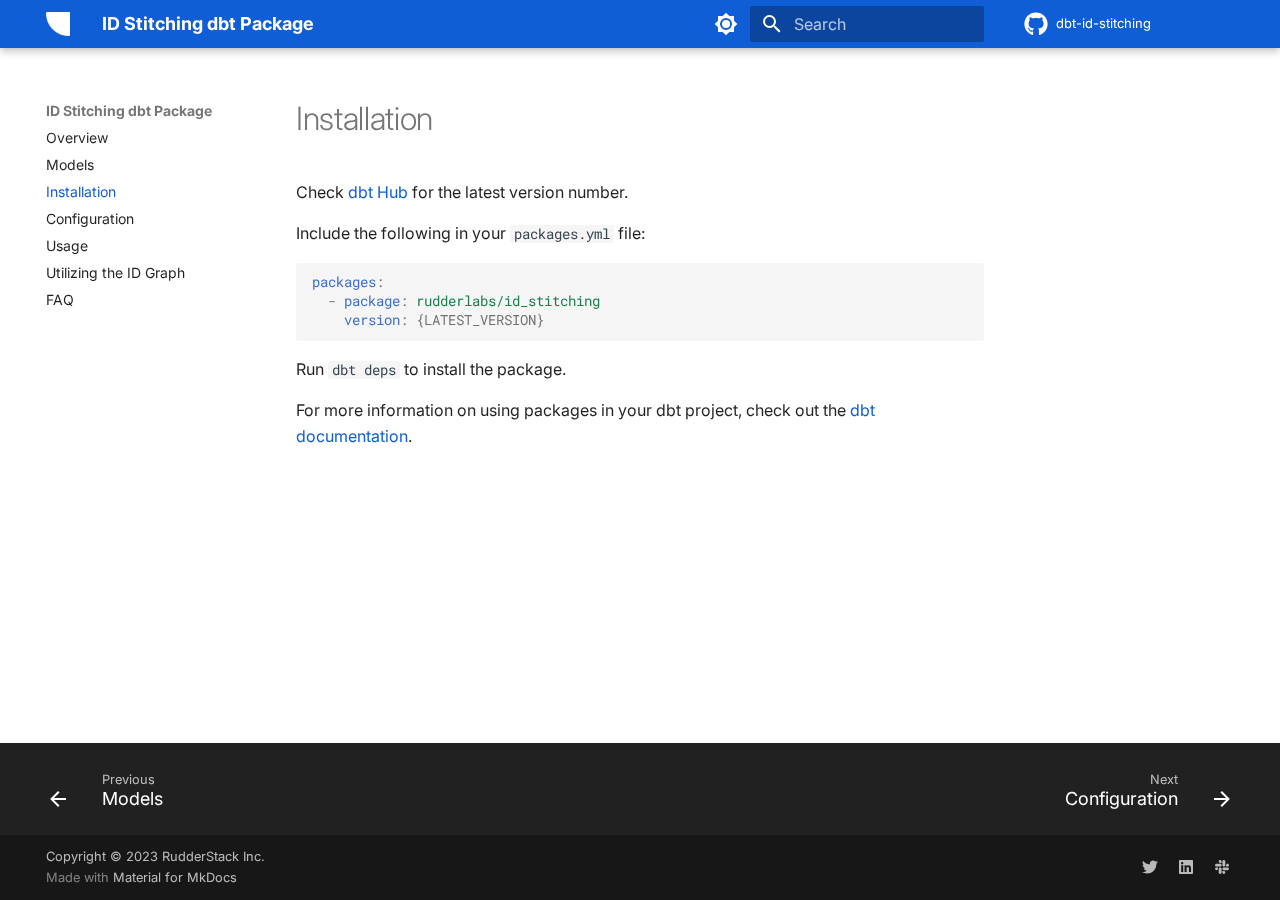
<file: installation/index.html>
<!doctype html>
<html lang="en" class="no-js">
  <head>
    
      <meta charset="utf-8">
      <meta name="viewport" content="width=device-width,initial-scale=1">
      
      
      
      
        <link rel="prev" href="../models/">
      
      
        <link rel="next" href="../configuration/">
      
      
      <link rel="icon" href="../assets/favicon.png">
      <meta name="generator" content="mkdocs-1.6.1, mkdocs-material-9.5.39">
    
    
      
        <title>Installation - ID Stitching dbt Package</title>
      
    
    
      <link rel="stylesheet" href="../assets/stylesheets/main.8c3ca2c6.min.css">
      
        
        <link rel="stylesheet" href="../assets/stylesheets/palette.06af60db.min.css">
      
      


    
    
      
    
    
      
        
        
        <link rel="preconnect" href="https://fonts.gstatic.com" crossorigin>
        <link rel="stylesheet" href="https://fonts.googleapis.com/css?family=Inter:300,300i,400,400i,700,700i%7CRoboto+Mono:400,400i,700,700i&display=fallback">
        <style>:root{--md-text-font:"Inter";--md-code-font:"Roboto Mono"}</style>
      
    
    
      <link rel="stylesheet" href="../assets/extra.css">
    
    <script>__md_scope=new URL("..",location),__md_hash=e=>[...e].reduce(((e,_)=>(e<<5)-e+_.charCodeAt(0)),0),__md_get=(e,_=localStorage,t=__md_scope)=>JSON.parse(_.getItem(t.pathname+"."+e)),__md_set=(e,_,t=localStorage,a=__md_scope)=>{try{t.setItem(a.pathname+"."+e,JSON.stringify(_))}catch(e){}}</script>
    
      

    
    
    
  </head>
  
  
    
    
      
    
    
    
    
    <body dir="ltr" data-md-color-scheme="default" data-md-color-primary="custom" data-md-color-accent="indigo">
  
    
    <input class="md-toggle" data-md-toggle="drawer" type="checkbox" id="__drawer" autocomplete="off">
    <input class="md-toggle" data-md-toggle="search" type="checkbox" id="__search" autocomplete="off">
    <label class="md-overlay" for="__drawer"></label>
    <div data-md-component="skip">
      
        
        <a href="#installation" class="md-skip">
          Skip to content
        </a>
      
    </div>
    <div data-md-component="announce">
      
    </div>
    
    
      

  

<header class="md-header md-header--shadow" data-md-component="header">
  <nav class="md-header__inner md-grid" aria-label="Header">
    <a href=".." title="ID Stitching dbt Package" class="md-header__button md-logo" aria-label="ID Stitching dbt Package" data-md-component="logo">
      
  <img src="../assets/logo.png" alt="logo">

    </a>
    <label class="md-header__button md-icon" for="__drawer">
      
      <svg xmlns="http://www.w3.org/2000/svg" viewBox="0 0 24 24"><path d="M3 6h18v2H3zm0 5h18v2H3zm0 5h18v2H3z"/></svg>
    </label>
    <div class="md-header__title" data-md-component="header-title">
      <div class="md-header__ellipsis">
        <div class="md-header__topic">
          <span class="md-ellipsis">
            ID Stitching dbt Package
          </span>
        </div>
        <div class="md-header__topic" data-md-component="header-topic">
          <span class="md-ellipsis">
            
              Installation
            
          </span>
        </div>
      </div>
    </div>
    
      
        <form class="md-header__option" data-md-component="palette">
  
    
    
    
    <input class="md-option" data-md-color-media="" data-md-color-scheme="default" data-md-color-primary="custom" data-md-color-accent="indigo"  aria-label="Switch to dark mode"  type="radio" name="__palette" id="__palette_0">
    
      <label class="md-header__button md-icon" title="Switch to dark mode" for="__palette_1" hidden>
        <svg xmlns="http://www.w3.org/2000/svg" viewBox="0 0 24 24"><path d="M12 8a4 4 0 0 0-4 4 4 4 0 0 0 4 4 4 4 0 0 0 4-4 4 4 0 0 0-4-4m0 10a6 6 0 0 1-6-6 6 6 0 0 1 6-6 6 6 0 0 1 6 6 6 6 0 0 1-6 6m8-9.31V4h-4.69L12 .69 8.69 4H4v4.69L.69 12 4 15.31V20h4.69L12 23.31 15.31 20H20v-4.69L23.31 12z"/></svg>
      </label>
    
  
    
    
    
    <input class="md-option" data-md-color-media="" data-md-color-scheme="slate" data-md-color-primary="custom" data-md-color-accent="indigo"  aria-label="Switch to light mode"  type="radio" name="__palette" id="__palette_1">
    
      <label class="md-header__button md-icon" title="Switch to light mode" for="__palette_0" hidden>
        <svg xmlns="http://www.w3.org/2000/svg" viewBox="0 0 24 24"><path d="M12 18c-.89 0-1.74-.2-2.5-.55C11.56 16.5 13 14.42 13 12s-1.44-4.5-3.5-5.45C10.26 6.2 11.11 6 12 6a6 6 0 0 1 6 6 6 6 0 0 1-6 6m8-9.31V4h-4.69L12 .69 8.69 4H4v4.69L.69 12 4 15.31V20h4.69L12 23.31 15.31 20H20v-4.69L23.31 12z"/></svg>
      </label>
    
  
</form>
      
    
    
      <script>var palette=__md_get("__palette");if(palette&&palette.color){if("(prefers-color-scheme)"===palette.color.media){var media=matchMedia("(prefers-color-scheme: light)"),input=document.querySelector(media.matches?"[data-md-color-media='(prefers-color-scheme: light)']":"[data-md-color-media='(prefers-color-scheme: dark)']");palette.color.media=input.getAttribute("data-md-color-media"),palette.color.scheme=input.getAttribute("data-md-color-scheme"),palette.color.primary=input.getAttribute("data-md-color-primary"),palette.color.accent=input.getAttribute("data-md-color-accent")}for(var[key,value]of Object.entries(palette.color))document.body.setAttribute("data-md-color-"+key,value)}</script>
    
    
    
      <label class="md-header__button md-icon" for="__search">
        
        <svg xmlns="http://www.w3.org/2000/svg" viewBox="0 0 24 24"><path d="M9.5 3A6.5 6.5 0 0 1 16 9.5c0 1.61-.59 3.09-1.56 4.23l.27.27h.79l5 5-1.5 1.5-5-5v-.79l-.27-.27A6.52 6.52 0 0 1 9.5 16 6.5 6.5 0 0 1 3 9.5 6.5 6.5 0 0 1 9.5 3m0 2C7 5 5 7 5 9.5S7 14 9.5 14 14 12 14 9.5 12 5 9.5 5"/></svg>
      </label>
      <div class="md-search" data-md-component="search" role="dialog">
  <label class="md-search__overlay" for="__search"></label>
  <div class="md-search__inner" role="search">
    <form class="md-search__form" name="search">
      <input type="text" class="md-search__input" name="query" aria-label="Search" placeholder="Search" autocapitalize="off" autocorrect="off" autocomplete="off" spellcheck="false" data-md-component="search-query" required>
      <label class="md-search__icon md-icon" for="__search">
        
        <svg xmlns="http://www.w3.org/2000/svg" viewBox="0 0 24 24"><path d="M9.5 3A6.5 6.5 0 0 1 16 9.5c0 1.61-.59 3.09-1.56 4.23l.27.27h.79l5 5-1.5 1.5-5-5v-.79l-.27-.27A6.52 6.52 0 0 1 9.5 16 6.5 6.5 0 0 1 3 9.5 6.5 6.5 0 0 1 9.5 3m0 2C7 5 5 7 5 9.5S7 14 9.5 14 14 12 14 9.5 12 5 9.5 5"/></svg>
        
        <svg xmlns="http://www.w3.org/2000/svg" viewBox="0 0 24 24"><path d="M20 11v2H8l5.5 5.5-1.42 1.42L4.16 12l7.92-7.92L13.5 5.5 8 11z"/></svg>
      </label>
      <nav class="md-search__options" aria-label="Search">
        
        <button type="reset" class="md-search__icon md-icon" title="Clear" aria-label="Clear" tabindex="-1">
          
          <svg xmlns="http://www.w3.org/2000/svg" viewBox="0 0 24 24"><path d="M19 6.41 17.59 5 12 10.59 6.41 5 5 6.41 10.59 12 5 17.59 6.41 19 12 13.41 17.59 19 19 17.59 13.41 12z"/></svg>
        </button>
      </nav>
      
    </form>
    <div class="md-search__output">
      <div class="md-search__scrollwrap" tabindex="0" data-md-scrollfix>
        <div class="md-search-result" data-md-component="search-result">
          <div class="md-search-result__meta">
            Initializing search
          </div>
          <ol class="md-search-result__list" role="presentation"></ol>
        </div>
      </div>
    </div>
  </div>
</div>
    
    
      <div class="md-header__source">
        <a href="https://github.com/rudderlabs/dbt-id-stitching" title="Go to repository" class="md-source" data-md-component="source">
  <div class="md-source__icon md-icon">
    
    <svg xmlns="http://www.w3.org/2000/svg" viewBox="0 0 496 512"><!--! Font Awesome Free 6.6.0 by @fontawesome - https://fontawesome.com License - https://fontawesome.com/license/free (Icons: CC BY 4.0, Fonts: SIL OFL 1.1, Code: MIT License) Copyright 2024 Fonticons, Inc.--><path d="M165.9 397.4c0 2-2.3 3.6-5.2 3.6-3.3.3-5.6-1.3-5.6-3.6 0-2 2.3-3.6 5.2-3.6 3-.3 5.6 1.3 5.6 3.6m-31.1-4.5c-.7 2 1.3 4.3 4.3 4.9 2.6 1 5.6 0 6.2-2s-1.3-4.3-4.3-5.2c-2.6-.7-5.5.3-6.2 2.3m44.2-1.7c-2.9.7-4.9 2.6-4.6 4.9.3 2 2.9 3.3 5.9 2.6 2.9-.7 4.9-2.6 4.6-4.6-.3-1.9-3-3.2-5.9-2.9M244.8 8C106.1 8 0 113.3 0 252c0 110.9 69.8 205.8 169.5 239.2 12.8 2.3 17.3-5.6 17.3-12.1 0-6.2-.3-40.4-.3-61.4 0 0-70 15-84.7-29.8 0 0-11.4-29.1-27.8-36.6 0 0-22.9-15.7 1.6-15.4 0 0 24.9 2 38.6 25.8 21.9 38.6 58.6 27.5 72.9 20.9 2.3-16 8.8-27.1 16-33.7-55.9-6.2-112.3-14.3-112.3-110.5 0-27.5 7.6-41.3 23.6-58.9-2.6-6.5-11.1-33.3 2.6-67.9 20.9-6.5 69 27 69 27 20-5.6 41.5-8.5 62.8-8.5s42.8 2.9 62.8 8.5c0 0 48.1-33.6 69-27 13.7 34.7 5.2 61.4 2.6 67.9 16 17.7 25.8 31.5 25.8 58.9 0 96.5-58.9 104.2-114.8 110.5 9.2 7.9 17 22.9 17 46.4 0 33.7-.3 75.4-.3 83.6 0 6.5 4.6 14.4 17.3 12.1C428.2 457.8 496 362.9 496 252 496 113.3 383.5 8 244.8 8M97.2 352.9c-1.3 1-1 3.3.7 5.2 1.6 1.6 3.9 2.3 5.2 1 1.3-1 1-3.3-.7-5.2-1.6-1.6-3.9-2.3-5.2-1m-10.8-8.1c-.7 1.3.3 2.9 2.3 3.9 1.6 1 3.6.7 4.3-.7.7-1.3-.3-2.9-2.3-3.9-2-.6-3.6-.3-4.3.7m32.4 35.6c-1.6 1.3-1 4.3 1.3 6.2 2.3 2.3 5.2 2.6 6.5 1 1.3-1.3.7-4.3-1.3-6.2-2.2-2.3-5.2-2.6-6.5-1m-11.4-14.7c-1.6 1-1.6 3.6 0 5.9s4.3 3.3 5.6 2.3c1.6-1.3 1.6-3.9 0-6.2-1.4-2.3-4-3.3-5.6-2"/></svg>
  </div>
  <div class="md-source__repository">
    dbt-id-stitching
  </div>
</a>
      </div>
    
  </nav>
  
</header>
    
    <div class="md-container" data-md-component="container">
      
      
        
          
        
      
      <main class="md-main" data-md-component="main">
        <div class="md-main__inner md-grid">
          
            
              
              <div class="md-sidebar md-sidebar--primary" data-md-component="sidebar" data-md-type="navigation" >
                <div class="md-sidebar__scrollwrap">
                  <div class="md-sidebar__inner">
                    



<nav class="md-nav md-nav--primary" aria-label="Navigation" data-md-level="0">
  <label class="md-nav__title" for="__drawer">
    <a href=".." title="ID Stitching dbt Package" class="md-nav__button md-logo" aria-label="ID Stitching dbt Package" data-md-component="logo">
      
  <img src="../assets/logo.png" alt="logo">

    </a>
    ID Stitching dbt Package
  </label>
  
    <div class="md-nav__source">
      <a href="https://github.com/rudderlabs/dbt-id-stitching" title="Go to repository" class="md-source" data-md-component="source">
  <div class="md-source__icon md-icon">
    
    <svg xmlns="http://www.w3.org/2000/svg" viewBox="0 0 496 512"><!--! Font Awesome Free 6.6.0 by @fontawesome - https://fontawesome.com License - https://fontawesome.com/license/free (Icons: CC BY 4.0, Fonts: SIL OFL 1.1, Code: MIT License) Copyright 2024 Fonticons, Inc.--><path d="M165.9 397.4c0 2-2.3 3.6-5.2 3.6-3.3.3-5.6-1.3-5.6-3.6 0-2 2.3-3.6 5.2-3.6 3-.3 5.6 1.3 5.6 3.6m-31.1-4.5c-.7 2 1.3 4.3 4.3 4.9 2.6 1 5.6 0 6.2-2s-1.3-4.3-4.3-5.2c-2.6-.7-5.5.3-6.2 2.3m44.2-1.7c-2.9.7-4.9 2.6-4.6 4.9.3 2 2.9 3.3 5.9 2.6 2.9-.7 4.9-2.6 4.6-4.6-.3-1.9-3-3.2-5.9-2.9M244.8 8C106.1 8 0 113.3 0 252c0 110.9 69.8 205.8 169.5 239.2 12.8 2.3 17.3-5.6 17.3-12.1 0-6.2-.3-40.4-.3-61.4 0 0-70 15-84.7-29.8 0 0-11.4-29.1-27.8-36.6 0 0-22.9-15.7 1.6-15.4 0 0 24.9 2 38.6 25.8 21.9 38.6 58.6 27.5 72.9 20.9 2.3-16 8.8-27.1 16-33.7-55.9-6.2-112.3-14.3-112.3-110.5 0-27.5 7.6-41.3 23.6-58.9-2.6-6.5-11.1-33.3 2.6-67.9 20.9-6.5 69 27 69 27 20-5.6 41.5-8.5 62.8-8.5s42.8 2.9 62.8 8.5c0 0 48.1-33.6 69-27 13.7 34.7 5.2 61.4 2.6 67.9 16 17.7 25.8 31.5 25.8 58.9 0 96.5-58.9 104.2-114.8 110.5 9.2 7.9 17 22.9 17 46.4 0 33.7-.3 75.4-.3 83.6 0 6.5 4.6 14.4 17.3 12.1C428.2 457.8 496 362.9 496 252 496 113.3 383.5 8 244.8 8M97.2 352.9c-1.3 1-1 3.3.7 5.2 1.6 1.6 3.9 2.3 5.2 1 1.3-1 1-3.3-.7-5.2-1.6-1.6-3.9-2.3-5.2-1m-10.8-8.1c-.7 1.3.3 2.9 2.3 3.9 1.6 1 3.6.7 4.3-.7.7-1.3-.3-2.9-2.3-3.9-2-.6-3.6-.3-4.3.7m32.4 35.6c-1.6 1.3-1 4.3 1.3 6.2 2.3 2.3 5.2 2.6 6.5 1 1.3-1.3.7-4.3-1.3-6.2-2.2-2.3-5.2-2.6-6.5-1m-11.4-14.7c-1.6 1-1.6 3.6 0 5.9s4.3 3.3 5.6 2.3c1.6-1.3 1.6-3.9 0-6.2-1.4-2.3-4-3.3-5.6-2"/></svg>
  </div>
  <div class="md-source__repository">
    dbt-id-stitching
  </div>
</a>
    </div>
  
  <ul class="md-nav__list" data-md-scrollfix>
    
      
      
  
  
  
  
    <li class="md-nav__item">
      <a href=".." class="md-nav__link">
        
  
  <span class="md-ellipsis">
    Overview
  </span>
  

      </a>
    </li>
  

    
      
      
  
  
  
  
    <li class="md-nav__item">
      <a href="../models/" class="md-nav__link">
        
  
  <span class="md-ellipsis">
    Models
  </span>
  

      </a>
    </li>
  

    
      
      
  
  
    
  
  
  
    <li class="md-nav__item md-nav__item--active">
      
      <input class="md-nav__toggle md-toggle" type="checkbox" id="__toc">
      
      
        
      
      
      <a href="./" class="md-nav__link md-nav__link--active">
        
  
  <span class="md-ellipsis">
    Installation
  </span>
  

      </a>
      
    </li>
  

    
      
      
  
  
  
  
    <li class="md-nav__item">
      <a href="../configuration/" class="md-nav__link">
        
  
  <span class="md-ellipsis">
    Configuration
  </span>
  

      </a>
    </li>
  

    
      
      
  
  
  
  
    <li class="md-nav__item">
      <a href="../usage/" class="md-nav__link">
        
  
  <span class="md-ellipsis">
    Usage
  </span>
  

      </a>
    </li>
  

    
      
      
  
  
  
  
    <li class="md-nav__item">
      <a href="../utilizing_id_graph/" class="md-nav__link">
        
  
  <span class="md-ellipsis">
    Utilizing the ID Graph
  </span>
  

      </a>
    </li>
  

    
      
      
  
  
  
  
    <li class="md-nav__item">
      <a href="../faq/" class="md-nav__link">
        
  
  <span class="md-ellipsis">
    FAQ
  </span>
  

      </a>
    </li>
  

    
  </ul>
</nav>
                  </div>
                </div>
              </div>
            
            
              
              <div class="md-sidebar md-sidebar--secondary" data-md-component="sidebar" data-md-type="toc" >
                <div class="md-sidebar__scrollwrap">
                  <div class="md-sidebar__inner">
                    

<nav class="md-nav md-nav--secondary" aria-label="Table of contents">
  
  
  
    
  
  
</nav>
                  </div>
                </div>
              </div>
            
          
          
            <div class="md-content" data-md-component="content">
              <article class="md-content__inner md-typeset">
                
                  

  
  


<h1 id="installation">Installation</h1>
<p>Check <a href="https://hub.getdbt.com/rudderlabs/id_stitching/latest/">dbt Hub</a> for the latest version number.</p>
<p>Include the following in your <code>packages.yml</code> file:</p>
<div class="highlight"><pre><span></span><code><a id="__codelineno-0-1" name="__codelineno-0-1" href="#__codelineno-0-1"></a><span class="nt">packages</span><span class="p">:</span>
<a id="__codelineno-0-2" name="__codelineno-0-2" href="#__codelineno-0-2"></a><span class="w">  </span><span class="p p-Indicator">-</span><span class="w"> </span><span class="nt">package</span><span class="p">:</span><span class="w"> </span><span class="l l-Scalar l-Scalar-Plain">rudderlabs/id_stitching</span>
<a id="__codelineno-0-3" name="__codelineno-0-3" href="#__codelineno-0-3"></a><span class="w">    </span><span class="nt">version</span><span class="p">:</span><span class="w"> </span><span class="p p-Indicator">{</span><span class="nv">LATEST_VERSION</span><span class="p p-Indicator">}</span>
</code></pre></div>
<p>Run <code>dbt deps</code> to install the package.</p>
<p>For more information on using packages in your dbt project, check out the <a href="https://docs.getdbt.com/docs/build/packages/">dbt documentation</a>. </p>












                
              </article>
            </div>
          
          
<script>var target=document.getElementById(location.hash.slice(1));target&&target.name&&(target.checked=target.name.startsWith("__tabbed_"))</script>
        </div>
        
      </main>
      
        <footer class="md-footer">
  
    
      
      <nav class="md-footer__inner md-grid" aria-label="Footer" >
        
          
          <a href="../models/" class="md-footer__link md-footer__link--prev" aria-label="Previous: Models">
            <div class="md-footer__button md-icon">
              
              <svg xmlns="http://www.w3.org/2000/svg" viewBox="0 0 24 24"><path d="M20 11v2H8l5.5 5.5-1.42 1.42L4.16 12l7.92-7.92L13.5 5.5 8 11z"/></svg>
            </div>
            <div class="md-footer__title">
              <span class="md-footer__direction">
                Previous
              </span>
              <div class="md-ellipsis">
                Models
              </div>
            </div>
          </a>
        
        
          
          <a href="../configuration/" class="md-footer__link md-footer__link--next" aria-label="Next: Configuration">
            <div class="md-footer__title">
              <span class="md-footer__direction">
                Next
              </span>
              <div class="md-ellipsis">
                Configuration
              </div>
            </div>
            <div class="md-footer__button md-icon">
              
              <svg xmlns="http://www.w3.org/2000/svg" viewBox="0 0 24 24"><path d="M4 11v2h12l-5.5 5.5 1.42 1.42L19.84 12l-7.92-7.92L10.5 5.5 16 11z"/></svg>
            </div>
          </a>
        
      </nav>
    
  
  <div class="md-footer-meta md-typeset">
    <div class="md-footer-meta__inner md-grid">
      <div class="md-copyright">
  
    <div class="md-copyright__highlight">
      Copyright &copy; 2023 RudderStack Inc.
    </div>
  
  
    Made with
    <a href="https://squidfunk.github.io/mkdocs-material/" target="_blank" rel="noopener">
      Material for MkDocs
    </a>
  
</div>
      
        <div class="md-social">
  
    
    
    
    
    <a href="https://twitter.com/RudderStack" target="_blank" rel="noopener" title="RudderStack on Twitter" class="md-social__link">
      <svg xmlns="http://www.w3.org/2000/svg" viewBox="0 0 512 512"><!--! Font Awesome Free 6.6.0 by @fontawesome - https://fontawesome.com License - https://fontawesome.com/license/free (Icons: CC BY 4.0, Fonts: SIL OFL 1.1, Code: MIT License) Copyright 2024 Fonticons, Inc.--><path d="M459.37 151.716c.325 4.548.325 9.097.325 13.645 0 138.72-105.583 298.558-298.558 298.558-59.452 0-114.68-17.219-161.137-47.106 8.447.974 16.568 1.299 25.34 1.299 49.055 0 94.213-16.568 130.274-44.832-46.132-.975-84.792-31.188-98.112-72.772 6.498.974 12.995 1.624 19.818 1.624 9.421 0 18.843-1.3 27.614-3.573-48.081-9.747-84.143-51.98-84.143-102.985v-1.299c13.969 7.797 30.214 12.67 47.431 13.319-28.264-18.843-46.781-51.005-46.781-87.391 0-19.492 5.197-37.36 14.294-52.954 51.655 63.675 129.3 105.258 216.365 109.807-1.624-7.797-2.599-15.918-2.599-24.04 0-57.828 46.782-104.934 104.934-104.934 30.213 0 57.502 12.67 76.67 33.137 23.715-4.548 46.456-13.32 66.599-25.34-7.798 24.366-24.366 44.833-46.132 57.827 21.117-2.273 41.584-8.122 60.426-16.243-14.292 20.791-32.161 39.308-52.628 54.253"/></svg>
    </a>
  
    
    
    
    
    <a href="https://www.linkedin.com/company/rudderstack" target="_blank" rel="noopener" title="RudderStack on LinkedIn" class="md-social__link">
      <svg xmlns="http://www.w3.org/2000/svg" viewBox="0 0 448 512"><!--! Font Awesome Free 6.6.0 by @fontawesome - https://fontawesome.com License - https://fontawesome.com/license/free (Icons: CC BY 4.0, Fonts: SIL OFL 1.1, Code: MIT License) Copyright 2024 Fonticons, Inc.--><path d="M416 32H31.9C14.3 32 0 46.5 0 64.3v383.4C0 465.5 14.3 480 31.9 480H416c17.6 0 32-14.5 32-32.3V64.3c0-17.8-14.4-32.3-32-32.3M135.4 416H69V202.2h66.5V416zm-33.2-243c-21.3 0-38.5-17.3-38.5-38.5S80.9 96 102.2 96c21.2 0 38.5 17.3 38.5 38.5 0 21.3-17.2 38.5-38.5 38.5m282.1 243h-66.4V312c0-24.8-.5-56.7-34.5-56.7-34.6 0-39.9 27-39.9 54.9V416h-66.4V202.2h63.7v29.2h.9c8.9-16.8 30.6-34.5 62.9-34.5 67.2 0 79.7 44.3 79.7 101.9z"/></svg>
    </a>
  
    
    
    
    
    <a href="https://www.rudderstack.com/join-rudderstack-slack-community" target="_blank" rel="noopener" title="RudderStack Slack Community" class="md-social__link">
      <svg xmlns="http://www.w3.org/2000/svg" viewBox="0 0 448 512"><!--! Font Awesome Free 6.6.0 by @fontawesome - https://fontawesome.com License - https://fontawesome.com/license/free (Icons: CC BY 4.0, Fonts: SIL OFL 1.1, Code: MIT License) Copyright 2024 Fonticons, Inc.--><path d="M94.12 315.1c0 25.9-21.16 47.06-47.06 47.06S0 341 0 315.1s21.16-47.06 47.06-47.06h47.06zm23.72 0c0-25.9 21.16-47.06 47.06-47.06s47.06 21.16 47.06 47.06v117.84c0 25.9-21.16 47.06-47.06 47.06s-47.06-21.16-47.06-47.06zm47.06-188.98c-25.9 0-47.06-21.16-47.06-47.06S139 32 164.9 32s47.06 21.16 47.06 47.06v47.06zm0 23.72c25.9 0 47.06 21.16 47.06 47.06s-21.16 47.06-47.06 47.06H47.06C21.16 243.96 0 222.8 0 196.9s21.16-47.06 47.06-47.06zm188.98 47.06c0-25.9 21.16-47.06 47.06-47.06S448 171 448 196.9s-21.16 47.06-47.06 47.06h-47.06zm-23.72 0c0 25.9-21.16 47.06-47.06 47.06s-47.06-21.16-47.06-47.06V79.06c0-25.9 21.16-47.06 47.06-47.06s47.06 21.16 47.06 47.06zM283.1 385.88c25.9 0 47.06 21.16 47.06 47.06S309 480 283.1 480s-47.06-21.16-47.06-47.06v-47.06zm0-23.72c-25.9 0-47.06-21.16-47.06-47.06s21.16-47.06 47.06-47.06h117.84c25.9 0 47.06 21.16 47.06 47.06s-21.16 47.06-47.06 47.06z"/></svg>
    </a>
  
</div>
      
    </div>
  </div>
</footer>
      
    </div>
    <div class="md-dialog" data-md-component="dialog">
      <div class="md-dialog__inner md-typeset"></div>
    </div>
    
    
    <script id="__config" type="application/json">{"base": "..", "features": ["navigation.footer"], "search": "../assets/javascripts/workers/search.6ce7567c.min.js", "translations": {"clipboard.copied": "Copied to clipboard", "clipboard.copy": "Copy to clipboard", "search.result.more.one": "1 more on this page", "search.result.more.other": "# more on this page", "search.result.none": "No matching documents", "search.result.one": "1 matching document", "search.result.other": "# matching documents", "search.result.placeholder": "Type to start searching", "search.result.term.missing": "Missing", "select.version": "Select version"}}</script>
    
    
      <script src="../assets/javascripts/bundle.525ec568.min.js"></script>
      
    
  </body>
</html>
</file>
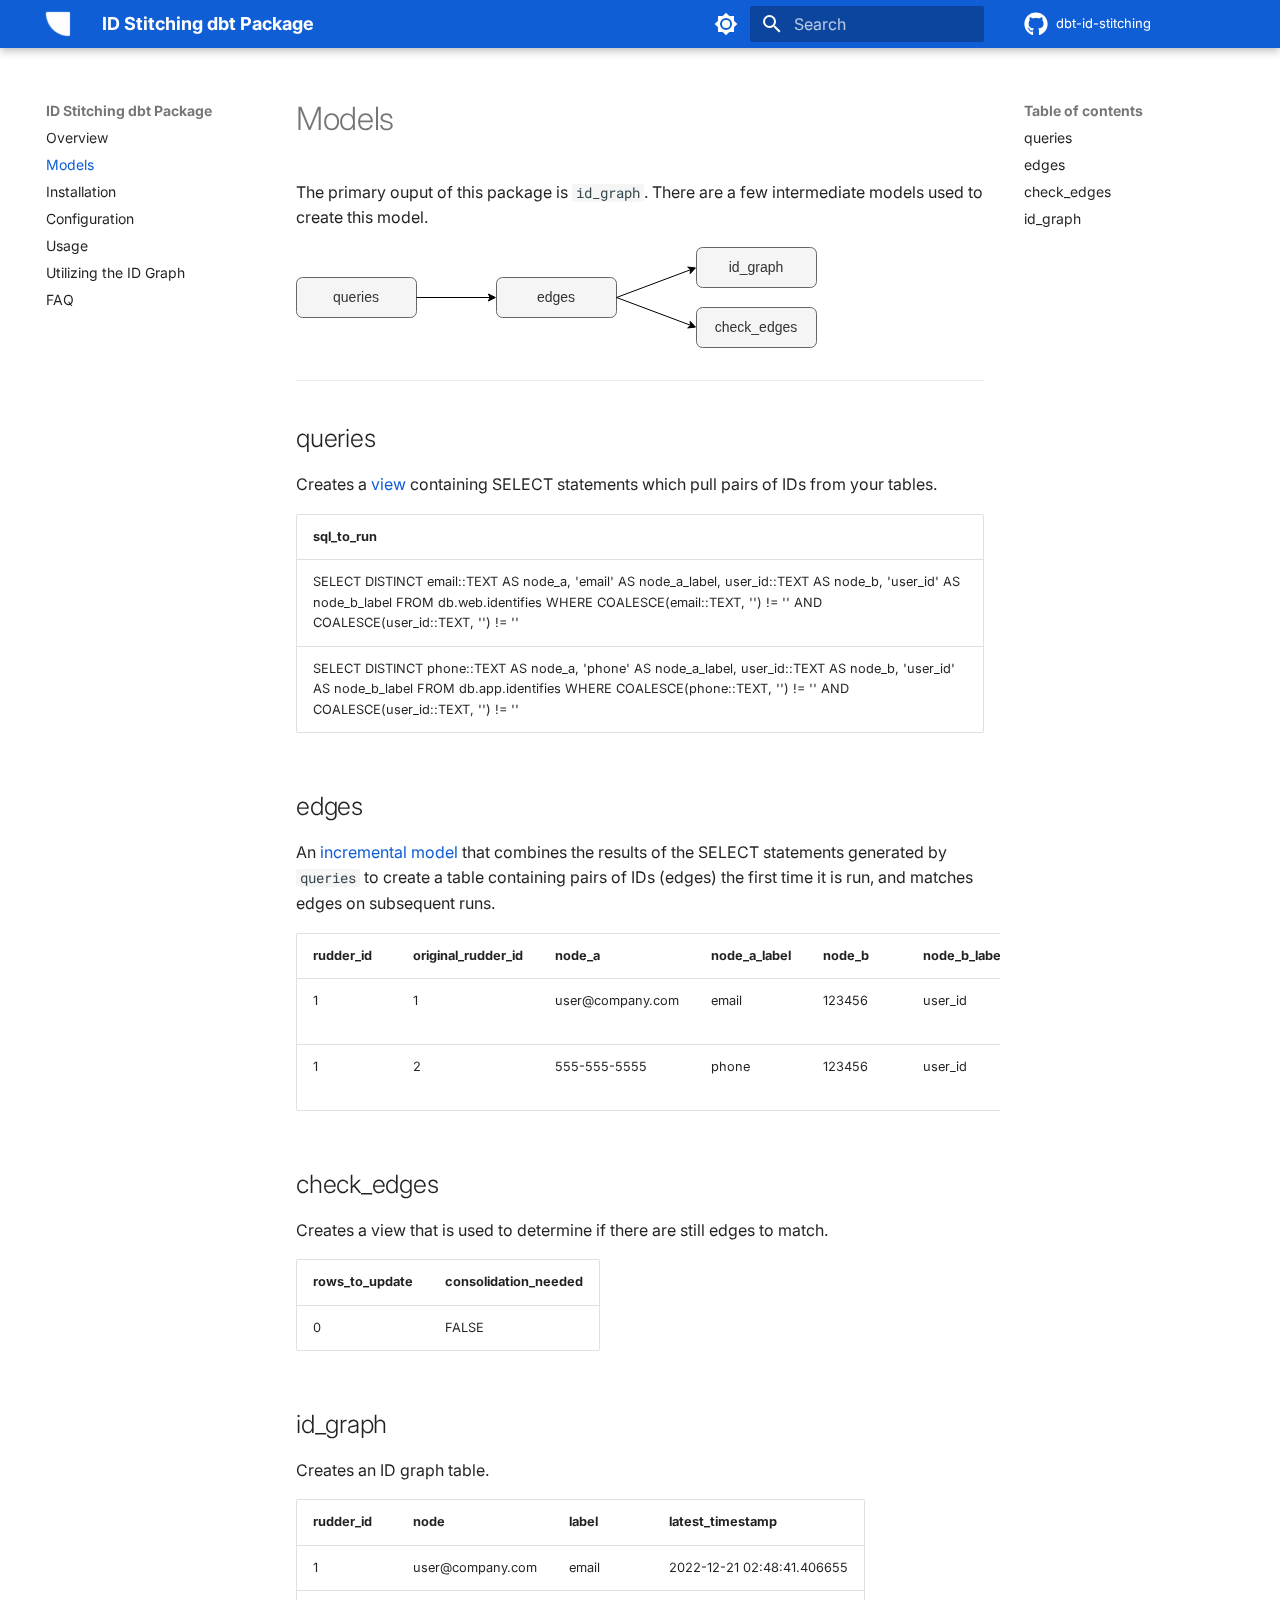
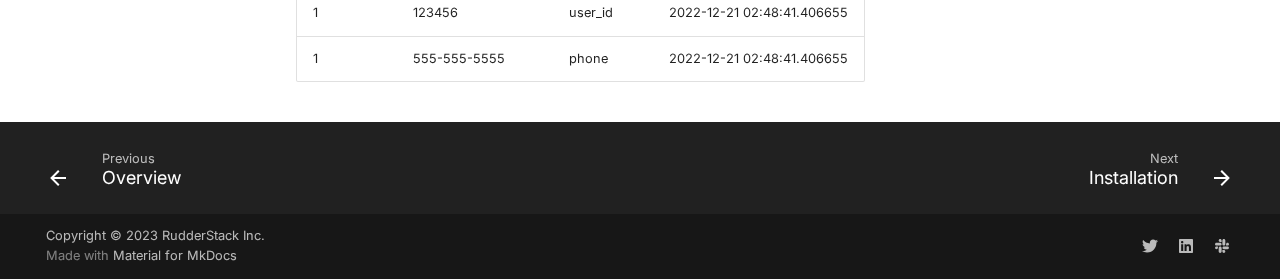
<file: models/index.html>
<!doctype html>
<html lang="en" class="no-js">
  <head>
    
      <meta charset="utf-8">
      <meta name="viewport" content="width=device-width,initial-scale=1">
      
      
      
      
        <link rel="prev" href="..">
      
      
        <link rel="next" href="../installation/">
      
      
      <link rel="icon" href="../assets/favicon.png">
      <meta name="generator" content="mkdocs-1.6.1, mkdocs-material-9.5.39">
    
    
      
        <title>Models - ID Stitching dbt Package</title>
      
    
    
      <link rel="stylesheet" href="../assets/stylesheets/main.8c3ca2c6.min.css">
      
        
        <link rel="stylesheet" href="../assets/stylesheets/palette.06af60db.min.css">
      
      


    
    
      
    
    
      
        
        
        <link rel="preconnect" href="https://fonts.gstatic.com" crossorigin>
        <link rel="stylesheet" href="https://fonts.googleapis.com/css?family=Inter:300,300i,400,400i,700,700i%7CRoboto+Mono:400,400i,700,700i&display=fallback">
        <style>:root{--md-text-font:"Inter";--md-code-font:"Roboto Mono"}</style>
      
    
    
      <link rel="stylesheet" href="../assets/extra.css">
    
    <script>__md_scope=new URL("..",location),__md_hash=e=>[...e].reduce(((e,_)=>(e<<5)-e+_.charCodeAt(0)),0),__md_get=(e,_=localStorage,t=__md_scope)=>JSON.parse(_.getItem(t.pathname+"."+e)),__md_set=(e,_,t=localStorage,a=__md_scope)=>{try{t.setItem(a.pathname+"."+e,JSON.stringify(_))}catch(e){}}</script>
    
      

    
    
    
  </head>
  
  
    
    
      
    
    
    
    
    <body dir="ltr" data-md-color-scheme="default" data-md-color-primary="custom" data-md-color-accent="indigo">
  
    
    <input class="md-toggle" data-md-toggle="drawer" type="checkbox" id="__drawer" autocomplete="off">
    <input class="md-toggle" data-md-toggle="search" type="checkbox" id="__search" autocomplete="off">
    <label class="md-overlay" for="__drawer"></label>
    <div data-md-component="skip">
      
        
        <a href="#models" class="md-skip">
          Skip to content
        </a>
      
    </div>
    <div data-md-component="announce">
      
    </div>
    
    
      

  

<header class="md-header md-header--shadow" data-md-component="header">
  <nav class="md-header__inner md-grid" aria-label="Header">
    <a href=".." title="ID Stitching dbt Package" class="md-header__button md-logo" aria-label="ID Stitching dbt Package" data-md-component="logo">
      
  <img src="../assets/logo.png" alt="logo">

    </a>
    <label class="md-header__button md-icon" for="__drawer">
      
      <svg xmlns="http://www.w3.org/2000/svg" viewBox="0 0 24 24"><path d="M3 6h18v2H3zm0 5h18v2H3zm0 5h18v2H3z"/></svg>
    </label>
    <div class="md-header__title" data-md-component="header-title">
      <div class="md-header__ellipsis">
        <div class="md-header__topic">
          <span class="md-ellipsis">
            ID Stitching dbt Package
          </span>
        </div>
        <div class="md-header__topic" data-md-component="header-topic">
          <span class="md-ellipsis">
            
              Models
            
          </span>
        </div>
      </div>
    </div>
    
      
        <form class="md-header__option" data-md-component="palette">
  
    
    
    
    <input class="md-option" data-md-color-media="" data-md-color-scheme="default" data-md-color-primary="custom" data-md-color-accent="indigo"  aria-label="Switch to dark mode"  type="radio" name="__palette" id="__palette_0">
    
      <label class="md-header__button md-icon" title="Switch to dark mode" for="__palette_1" hidden>
        <svg xmlns="http://www.w3.org/2000/svg" viewBox="0 0 24 24"><path d="M12 8a4 4 0 0 0-4 4 4 4 0 0 0 4 4 4 4 0 0 0 4-4 4 4 0 0 0-4-4m0 10a6 6 0 0 1-6-6 6 6 0 0 1 6-6 6 6 0 0 1 6 6 6 6 0 0 1-6 6m8-9.31V4h-4.69L12 .69 8.69 4H4v4.69L.69 12 4 15.31V20h4.69L12 23.31 15.31 20H20v-4.69L23.31 12z"/></svg>
      </label>
    
  
    
    
    
    <input class="md-option" data-md-color-media="" data-md-color-scheme="slate" data-md-color-primary="custom" data-md-color-accent="indigo"  aria-label="Switch to light mode"  type="radio" name="__palette" id="__palette_1">
    
      <label class="md-header__button md-icon" title="Switch to light mode" for="__palette_0" hidden>
        <svg xmlns="http://www.w3.org/2000/svg" viewBox="0 0 24 24"><path d="M12 18c-.89 0-1.74-.2-2.5-.55C11.56 16.5 13 14.42 13 12s-1.44-4.5-3.5-5.45C10.26 6.2 11.11 6 12 6a6 6 0 0 1 6 6 6 6 0 0 1-6 6m8-9.31V4h-4.69L12 .69 8.69 4H4v4.69L.69 12 4 15.31V20h4.69L12 23.31 15.31 20H20v-4.69L23.31 12z"/></svg>
      </label>
    
  
</form>
      
    
    
      <script>var palette=__md_get("__palette");if(palette&&palette.color){if("(prefers-color-scheme)"===palette.color.media){var media=matchMedia("(prefers-color-scheme: light)"),input=document.querySelector(media.matches?"[data-md-color-media='(prefers-color-scheme: light)']":"[data-md-color-media='(prefers-color-scheme: dark)']");palette.color.media=input.getAttribute("data-md-color-media"),palette.color.scheme=input.getAttribute("data-md-color-scheme"),palette.color.primary=input.getAttribute("data-md-color-primary"),palette.color.accent=input.getAttribute("data-md-color-accent")}for(var[key,value]of Object.entries(palette.color))document.body.setAttribute("data-md-color-"+key,value)}</script>
    
    
    
      <label class="md-header__button md-icon" for="__search">
        
        <svg xmlns="http://www.w3.org/2000/svg" viewBox="0 0 24 24"><path d="M9.5 3A6.5 6.5 0 0 1 16 9.5c0 1.61-.59 3.09-1.56 4.23l.27.27h.79l5 5-1.5 1.5-5-5v-.79l-.27-.27A6.52 6.52 0 0 1 9.5 16 6.5 6.5 0 0 1 3 9.5 6.5 6.5 0 0 1 9.5 3m0 2C7 5 5 7 5 9.5S7 14 9.5 14 14 12 14 9.5 12 5 9.5 5"/></svg>
      </label>
      <div class="md-search" data-md-component="search" role="dialog">
  <label class="md-search__overlay" for="__search"></label>
  <div class="md-search__inner" role="search">
    <form class="md-search__form" name="search">
      <input type="text" class="md-search__input" name="query" aria-label="Search" placeholder="Search" autocapitalize="off" autocorrect="off" autocomplete="off" spellcheck="false" data-md-component="search-query" required>
      <label class="md-search__icon md-icon" for="__search">
        
        <svg xmlns="http://www.w3.org/2000/svg" viewBox="0 0 24 24"><path d="M9.5 3A6.5 6.5 0 0 1 16 9.5c0 1.61-.59 3.09-1.56 4.23l.27.27h.79l5 5-1.5 1.5-5-5v-.79l-.27-.27A6.52 6.52 0 0 1 9.5 16 6.5 6.5 0 0 1 3 9.5 6.5 6.5 0 0 1 9.5 3m0 2C7 5 5 7 5 9.5S7 14 9.5 14 14 12 14 9.5 12 5 9.5 5"/></svg>
        
        <svg xmlns="http://www.w3.org/2000/svg" viewBox="0 0 24 24"><path d="M20 11v2H8l5.5 5.5-1.42 1.42L4.16 12l7.92-7.92L13.5 5.5 8 11z"/></svg>
      </label>
      <nav class="md-search__options" aria-label="Search">
        
        <button type="reset" class="md-search__icon md-icon" title="Clear" aria-label="Clear" tabindex="-1">
          
          <svg xmlns="http://www.w3.org/2000/svg" viewBox="0 0 24 24"><path d="M19 6.41 17.59 5 12 10.59 6.41 5 5 6.41 10.59 12 5 17.59 6.41 19 12 13.41 17.59 19 19 17.59 13.41 12z"/></svg>
        </button>
      </nav>
      
    </form>
    <div class="md-search__output">
      <div class="md-search__scrollwrap" tabindex="0" data-md-scrollfix>
        <div class="md-search-result" data-md-component="search-result">
          <div class="md-search-result__meta">
            Initializing search
          </div>
          <ol class="md-search-result__list" role="presentation"></ol>
        </div>
      </div>
    </div>
  </div>
</div>
    
    
      <div class="md-header__source">
        <a href="https://github.com/rudderlabs/dbt-id-stitching" title="Go to repository" class="md-source" data-md-component="source">
  <div class="md-source__icon md-icon">
    
    <svg xmlns="http://www.w3.org/2000/svg" viewBox="0 0 496 512"><!--! Font Awesome Free 6.6.0 by @fontawesome - https://fontawesome.com License - https://fontawesome.com/license/free (Icons: CC BY 4.0, Fonts: SIL OFL 1.1, Code: MIT License) Copyright 2024 Fonticons, Inc.--><path d="M165.9 397.4c0 2-2.3 3.6-5.2 3.6-3.3.3-5.6-1.3-5.6-3.6 0-2 2.3-3.6 5.2-3.6 3-.3 5.6 1.3 5.6 3.6m-31.1-4.5c-.7 2 1.3 4.3 4.3 4.9 2.6 1 5.6 0 6.2-2s-1.3-4.3-4.3-5.2c-2.6-.7-5.5.3-6.2 2.3m44.2-1.7c-2.9.7-4.9 2.6-4.6 4.9.3 2 2.9 3.3 5.9 2.6 2.9-.7 4.9-2.6 4.6-4.6-.3-1.9-3-3.2-5.9-2.9M244.8 8C106.1 8 0 113.3 0 252c0 110.9 69.8 205.8 169.5 239.2 12.8 2.3 17.3-5.6 17.3-12.1 0-6.2-.3-40.4-.3-61.4 0 0-70 15-84.7-29.8 0 0-11.4-29.1-27.8-36.6 0 0-22.9-15.7 1.6-15.4 0 0 24.9 2 38.6 25.8 21.9 38.6 58.6 27.5 72.9 20.9 2.3-16 8.8-27.1 16-33.7-55.9-6.2-112.3-14.3-112.3-110.5 0-27.5 7.6-41.3 23.6-58.9-2.6-6.5-11.1-33.3 2.6-67.9 20.9-6.5 69 27 69 27 20-5.6 41.5-8.5 62.8-8.5s42.8 2.9 62.8 8.5c0 0 48.1-33.6 69-27 13.7 34.7 5.2 61.4 2.6 67.9 16 17.7 25.8 31.5 25.8 58.9 0 96.5-58.9 104.2-114.8 110.5 9.2 7.9 17 22.9 17 46.4 0 33.7-.3 75.4-.3 83.6 0 6.5 4.6 14.4 17.3 12.1C428.2 457.8 496 362.9 496 252 496 113.3 383.5 8 244.8 8M97.2 352.9c-1.3 1-1 3.3.7 5.2 1.6 1.6 3.9 2.3 5.2 1 1.3-1 1-3.3-.7-5.2-1.6-1.6-3.9-2.3-5.2-1m-10.8-8.1c-.7 1.3.3 2.9 2.3 3.9 1.6 1 3.6.7 4.3-.7.7-1.3-.3-2.9-2.3-3.9-2-.6-3.6-.3-4.3.7m32.4 35.6c-1.6 1.3-1 4.3 1.3 6.2 2.3 2.3 5.2 2.6 6.5 1 1.3-1.3.7-4.3-1.3-6.2-2.2-2.3-5.2-2.6-6.5-1m-11.4-14.7c-1.6 1-1.6 3.6 0 5.9s4.3 3.3 5.6 2.3c1.6-1.3 1.6-3.9 0-6.2-1.4-2.3-4-3.3-5.6-2"/></svg>
  </div>
  <div class="md-source__repository">
    dbt-id-stitching
  </div>
</a>
      </div>
    
  </nav>
  
</header>
    
    <div class="md-container" data-md-component="container">
      
      
        
          
        
      
      <main class="md-main" data-md-component="main">
        <div class="md-main__inner md-grid">
          
            
              
              <div class="md-sidebar md-sidebar--primary" data-md-component="sidebar" data-md-type="navigation" >
                <div class="md-sidebar__scrollwrap">
                  <div class="md-sidebar__inner">
                    



<nav class="md-nav md-nav--primary" aria-label="Navigation" data-md-level="0">
  <label class="md-nav__title" for="__drawer">
    <a href=".." title="ID Stitching dbt Package" class="md-nav__button md-logo" aria-label="ID Stitching dbt Package" data-md-component="logo">
      
  <img src="../assets/logo.png" alt="logo">

    </a>
    ID Stitching dbt Package
  </label>
  
    <div class="md-nav__source">
      <a href="https://github.com/rudderlabs/dbt-id-stitching" title="Go to repository" class="md-source" data-md-component="source">
  <div class="md-source__icon md-icon">
    
    <svg xmlns="http://www.w3.org/2000/svg" viewBox="0 0 496 512"><!--! Font Awesome Free 6.6.0 by @fontawesome - https://fontawesome.com License - https://fontawesome.com/license/free (Icons: CC BY 4.0, Fonts: SIL OFL 1.1, Code: MIT License) Copyright 2024 Fonticons, Inc.--><path d="M165.9 397.4c0 2-2.3 3.6-5.2 3.6-3.3.3-5.6-1.3-5.6-3.6 0-2 2.3-3.6 5.2-3.6 3-.3 5.6 1.3 5.6 3.6m-31.1-4.5c-.7 2 1.3 4.3 4.3 4.9 2.6 1 5.6 0 6.2-2s-1.3-4.3-4.3-5.2c-2.6-.7-5.5.3-6.2 2.3m44.2-1.7c-2.9.7-4.9 2.6-4.6 4.9.3 2 2.9 3.3 5.9 2.6 2.9-.7 4.9-2.6 4.6-4.6-.3-1.9-3-3.2-5.9-2.9M244.8 8C106.1 8 0 113.3 0 252c0 110.9 69.8 205.8 169.5 239.2 12.8 2.3 17.3-5.6 17.3-12.1 0-6.2-.3-40.4-.3-61.4 0 0-70 15-84.7-29.8 0 0-11.4-29.1-27.8-36.6 0 0-22.9-15.7 1.6-15.4 0 0 24.9 2 38.6 25.8 21.9 38.6 58.6 27.5 72.9 20.9 2.3-16 8.8-27.1 16-33.7-55.9-6.2-112.3-14.3-112.3-110.5 0-27.5 7.6-41.3 23.6-58.9-2.6-6.5-11.1-33.3 2.6-67.9 20.9-6.5 69 27 69 27 20-5.6 41.5-8.5 62.8-8.5s42.8 2.9 62.8 8.5c0 0 48.1-33.6 69-27 13.7 34.7 5.2 61.4 2.6 67.9 16 17.7 25.8 31.5 25.8 58.9 0 96.5-58.9 104.2-114.8 110.5 9.2 7.9 17 22.9 17 46.4 0 33.7-.3 75.4-.3 83.6 0 6.5 4.6 14.4 17.3 12.1C428.2 457.8 496 362.9 496 252 496 113.3 383.5 8 244.8 8M97.2 352.9c-1.3 1-1 3.3.7 5.2 1.6 1.6 3.9 2.3 5.2 1 1.3-1 1-3.3-.7-5.2-1.6-1.6-3.9-2.3-5.2-1m-10.8-8.1c-.7 1.3.3 2.9 2.3 3.9 1.6 1 3.6.7 4.3-.7.7-1.3-.3-2.9-2.3-3.9-2-.6-3.6-.3-4.3.7m32.4 35.6c-1.6 1.3-1 4.3 1.3 6.2 2.3 2.3 5.2 2.6 6.5 1 1.3-1.3.7-4.3-1.3-6.2-2.2-2.3-5.2-2.6-6.5-1m-11.4-14.7c-1.6 1-1.6 3.6 0 5.9s4.3 3.3 5.6 2.3c1.6-1.3 1.6-3.9 0-6.2-1.4-2.3-4-3.3-5.6-2"/></svg>
  </div>
  <div class="md-source__repository">
    dbt-id-stitching
  </div>
</a>
    </div>
  
  <ul class="md-nav__list" data-md-scrollfix>
    
      
      
  
  
  
  
    <li class="md-nav__item">
      <a href=".." class="md-nav__link">
        
  
  <span class="md-ellipsis">
    Overview
  </span>
  

      </a>
    </li>
  

    
      
      
  
  
    
  
  
  
    <li class="md-nav__item md-nav__item--active">
      
      <input class="md-nav__toggle md-toggle" type="checkbox" id="__toc">
      
      
        
      
      
        <label class="md-nav__link md-nav__link--active" for="__toc">
          
  
  <span class="md-ellipsis">
    Models
  </span>
  

          <span class="md-nav__icon md-icon"></span>
        </label>
      
      <a href="./" class="md-nav__link md-nav__link--active">
        
  
  <span class="md-ellipsis">
    Models
  </span>
  

      </a>
      
        

<nav class="md-nav md-nav--secondary" aria-label="Table of contents">
  
  
  
    
  
  
    <label class="md-nav__title" for="__toc">
      <span class="md-nav__icon md-icon"></span>
      Table of contents
    </label>
    <ul class="md-nav__list" data-md-component="toc" data-md-scrollfix>
      
        <li class="md-nav__item">
  <a href="#queries" class="md-nav__link">
    <span class="md-ellipsis">
      queries
    </span>
  </a>
  
</li>
      
        <li class="md-nav__item">
  <a href="#edges" class="md-nav__link">
    <span class="md-ellipsis">
      edges
    </span>
  </a>
  
</li>
      
        <li class="md-nav__item">
  <a href="#check_edges" class="md-nav__link">
    <span class="md-ellipsis">
      check_edges
    </span>
  </a>
  
</li>
      
        <li class="md-nav__item">
  <a href="#id_graph" class="md-nav__link">
    <span class="md-ellipsis">
      id_graph
    </span>
  </a>
  
</li>
      
    </ul>
  
</nav>
      
    </li>
  

    
      
      
  
  
  
  
    <li class="md-nav__item">
      <a href="../installation/" class="md-nav__link">
        
  
  <span class="md-ellipsis">
    Installation
  </span>
  

      </a>
    </li>
  

    
      
      
  
  
  
  
    <li class="md-nav__item">
      <a href="../configuration/" class="md-nav__link">
        
  
  <span class="md-ellipsis">
    Configuration
  </span>
  

      </a>
    </li>
  

    
      
      
  
  
  
  
    <li class="md-nav__item">
      <a href="../usage/" class="md-nav__link">
        
  
  <span class="md-ellipsis">
    Usage
  </span>
  

      </a>
    </li>
  

    
      
      
  
  
  
  
    <li class="md-nav__item">
      <a href="../utilizing_id_graph/" class="md-nav__link">
        
  
  <span class="md-ellipsis">
    Utilizing the ID Graph
  </span>
  

      </a>
    </li>
  

    
      
      
  
  
  
  
    <li class="md-nav__item">
      <a href="../faq/" class="md-nav__link">
        
  
  <span class="md-ellipsis">
    FAQ
  </span>
  

      </a>
    </li>
  

    
  </ul>
</nav>
                  </div>
                </div>
              </div>
            
            
              
              <div class="md-sidebar md-sidebar--secondary" data-md-component="sidebar" data-md-type="toc" >
                <div class="md-sidebar__scrollwrap">
                  <div class="md-sidebar__inner">
                    

<nav class="md-nav md-nav--secondary" aria-label="Table of contents">
  
  
  
    
  
  
    <label class="md-nav__title" for="__toc">
      <span class="md-nav__icon md-icon"></span>
      Table of contents
    </label>
    <ul class="md-nav__list" data-md-component="toc" data-md-scrollfix>
      
        <li class="md-nav__item">
  <a href="#queries" class="md-nav__link">
    <span class="md-ellipsis">
      queries
    </span>
  </a>
  
</li>
      
        <li class="md-nav__item">
  <a href="#edges" class="md-nav__link">
    <span class="md-ellipsis">
      edges
    </span>
  </a>
  
</li>
      
        <li class="md-nav__item">
  <a href="#check_edges" class="md-nav__link">
    <span class="md-ellipsis">
      check_edges
    </span>
  </a>
  
</li>
      
        <li class="md-nav__item">
  <a href="#id_graph" class="md-nav__link">
    <span class="md-ellipsis">
      id_graph
    </span>
  </a>
  
</li>
      
    </ul>
  
</nav>
                  </div>
                </div>
              </div>
            
          
          
            <div class="md-content" data-md-component="content">
              <article class="md-content__inner md-typeset">
                
                  

  
  


<h1 id="models">Models</h1>
<p>The primary ouput of this package is <code>id_graph</code>. There are a few intermediate models used to create this model.</p>
<p><img alt="Models Diagram" src="../assets/models.svg" /></p>
<hr />
<h2 id="queries">queries</h2>
<p>Creates a <a href="https://docs.getdbt.com/terms/view">view</a> containing SELECT statements which pull pairs of IDs from your tables.</p>
<table>
<thead>
<tr>
<th>sql_to_run</th>
</tr>
</thead>
<tbody>
<tr>
<td>SELECT DISTINCT email::TEXT AS node_a, 'email' AS node_a_label, user_id::TEXT AS node_b, 'user_id' AS node_b_label FROM db.web.identifies WHERE COALESCE(email::TEXT, '') != '' AND COALESCE(user_id::TEXT, '') != ''</td>
</tr>
<tr>
<td>SELECT DISTINCT phone::TEXT AS node_a, 'phone' AS node_a_label, user_id::TEXT AS node_b, 'user_id' AS node_b_label FROM db.app.identifies WHERE COALESCE(phone::TEXT, '') != '' AND COALESCE(user_id::TEXT, '') != ''</td>
</tr>
</tbody>
</table>
<h2 id="edges">edges</h2>
<p>An <a href="https://docs.getdbt.com/docs/build/incremental-models">incremental model</a> that combines the results of the SELECT statements generated by <code>queries</code> to create a table containing pairs of IDs (edges) the first time it is run, and matches edges on subsequent runs.</p>
<table>
<thead>
<tr>
<th>rudder_id</th>
<th>original_rudder_id</th>
<th>node_a</th>
<th>node_a_label</th>
<th>node_b</th>
<th>node_b_label</th>
<th>timestamp</th>
</tr>
</thead>
<tbody>
<tr>
<td>1</td>
<td>1</td>
<td>user@company.com</td>
<td>email</td>
<td>123456</td>
<td>user_id</td>
<td>2022-12-21 02:48:41.406655</td>
</tr>
<tr>
<td>1</td>
<td>2</td>
<td>555-555-5555</td>
<td>phone</td>
<td>123456</td>
<td>user_id</td>
<td>2022-12-21 02:48:41.406655</td>
</tr>
</tbody>
</table>
<h2 id="check_edges">check_edges</h2>
<p>Creates a view that is used to determine if there are still edges to match.</p>
<table>
<thead>
<tr>
<th>rows_to_update</th>
<th>consolidation_needed</th>
</tr>
</thead>
<tbody>
<tr>
<td>0</td>
<td>FALSE</td>
</tr>
</tbody>
</table>
<h2 id="id_graph">id_graph</h2>
<p>Creates an ID graph table.</p>
<table>
<thead>
<tr>
<th>rudder_id</th>
<th>node</th>
<th>label</th>
<th>latest_timestamp</th>
</tr>
</thead>
<tbody>
<tr>
<td>1</td>
<td>user@company.com</td>
<td>email</td>
<td>2022-12-21 02:48:41.406655</td>
</tr>
<tr>
<td>1</td>
<td>123456</td>
<td>user_id</td>
<td>2022-12-21 02:48:41.406655</td>
</tr>
<tr>
<td>1</td>
<td>555-555-5555</td>
<td>phone</td>
<td>2022-12-21 02:48:41.406655</td>
</tr>
</tbody>
</table>












                
              </article>
            </div>
          
          
<script>var target=document.getElementById(location.hash.slice(1));target&&target.name&&(target.checked=target.name.startsWith("__tabbed_"))</script>
        </div>
        
      </main>
      
        <footer class="md-footer">
  
    
      
      <nav class="md-footer__inner md-grid" aria-label="Footer" >
        
          
          <a href=".." class="md-footer__link md-footer__link--prev" aria-label="Previous: Overview">
            <div class="md-footer__button md-icon">
              
              <svg xmlns="http://www.w3.org/2000/svg" viewBox="0 0 24 24"><path d="M20 11v2H8l5.5 5.5-1.42 1.42L4.16 12l7.92-7.92L13.5 5.5 8 11z"/></svg>
            </div>
            <div class="md-footer__title">
              <span class="md-footer__direction">
                Previous
              </span>
              <div class="md-ellipsis">
                Overview
              </div>
            </div>
          </a>
        
        
          
          <a href="../installation/" class="md-footer__link md-footer__link--next" aria-label="Next: Installation">
            <div class="md-footer__title">
              <span class="md-footer__direction">
                Next
              </span>
              <div class="md-ellipsis">
                Installation
              </div>
            </div>
            <div class="md-footer__button md-icon">
              
              <svg xmlns="http://www.w3.org/2000/svg" viewBox="0 0 24 24"><path d="M4 11v2h12l-5.5 5.5 1.42 1.42L19.84 12l-7.92-7.92L10.5 5.5 16 11z"/></svg>
            </div>
          </a>
        
      </nav>
    
  
  <div class="md-footer-meta md-typeset">
    <div class="md-footer-meta__inner md-grid">
      <div class="md-copyright">
  
    <div class="md-copyright__highlight">
      Copyright &copy; 2023 RudderStack Inc.
    </div>
  
  
    Made with
    <a href="https://squidfunk.github.io/mkdocs-material/" target="_blank" rel="noopener">
      Material for MkDocs
    </a>
  
</div>
      
        <div class="md-social">
  
    
    
    
    
    <a href="https://twitter.com/RudderStack" target="_blank" rel="noopener" title="RudderStack on Twitter" class="md-social__link">
      <svg xmlns="http://www.w3.org/2000/svg" viewBox="0 0 512 512"><!--! Font Awesome Free 6.6.0 by @fontawesome - https://fontawesome.com License - https://fontawesome.com/license/free (Icons: CC BY 4.0, Fonts: SIL OFL 1.1, Code: MIT License) Copyright 2024 Fonticons, Inc.--><path d="M459.37 151.716c.325 4.548.325 9.097.325 13.645 0 138.72-105.583 298.558-298.558 298.558-59.452 0-114.68-17.219-161.137-47.106 8.447.974 16.568 1.299 25.34 1.299 49.055 0 94.213-16.568 130.274-44.832-46.132-.975-84.792-31.188-98.112-72.772 6.498.974 12.995 1.624 19.818 1.624 9.421 0 18.843-1.3 27.614-3.573-48.081-9.747-84.143-51.98-84.143-102.985v-1.299c13.969 7.797 30.214 12.67 47.431 13.319-28.264-18.843-46.781-51.005-46.781-87.391 0-19.492 5.197-37.36 14.294-52.954 51.655 63.675 129.3 105.258 216.365 109.807-1.624-7.797-2.599-15.918-2.599-24.04 0-57.828 46.782-104.934 104.934-104.934 30.213 0 57.502 12.67 76.67 33.137 23.715-4.548 46.456-13.32 66.599-25.34-7.798 24.366-24.366 44.833-46.132 57.827 21.117-2.273 41.584-8.122 60.426-16.243-14.292 20.791-32.161 39.308-52.628 54.253"/></svg>
    </a>
  
    
    
    
    
    <a href="https://www.linkedin.com/company/rudderstack" target="_blank" rel="noopener" title="RudderStack on LinkedIn" class="md-social__link">
      <svg xmlns="http://www.w3.org/2000/svg" viewBox="0 0 448 512"><!--! Font Awesome Free 6.6.0 by @fontawesome - https://fontawesome.com License - https://fontawesome.com/license/free (Icons: CC BY 4.0, Fonts: SIL OFL 1.1, Code: MIT License) Copyright 2024 Fonticons, Inc.--><path d="M416 32H31.9C14.3 32 0 46.5 0 64.3v383.4C0 465.5 14.3 480 31.9 480H416c17.6 0 32-14.5 32-32.3V64.3c0-17.8-14.4-32.3-32-32.3M135.4 416H69V202.2h66.5V416zm-33.2-243c-21.3 0-38.5-17.3-38.5-38.5S80.9 96 102.2 96c21.2 0 38.5 17.3 38.5 38.5 0 21.3-17.2 38.5-38.5 38.5m282.1 243h-66.4V312c0-24.8-.5-56.7-34.5-56.7-34.6 0-39.9 27-39.9 54.9V416h-66.4V202.2h63.7v29.2h.9c8.9-16.8 30.6-34.5 62.9-34.5 67.2 0 79.7 44.3 79.7 101.9z"/></svg>
    </a>
  
    
    
    
    
    <a href="https://www.rudderstack.com/join-rudderstack-slack-community" target="_blank" rel="noopener" title="RudderStack Slack Community" class="md-social__link">
      <svg xmlns="http://www.w3.org/2000/svg" viewBox="0 0 448 512"><!--! Font Awesome Free 6.6.0 by @fontawesome - https://fontawesome.com License - https://fontawesome.com/license/free (Icons: CC BY 4.0, Fonts: SIL OFL 1.1, Code: MIT License) Copyright 2024 Fonticons, Inc.--><path d="M94.12 315.1c0 25.9-21.16 47.06-47.06 47.06S0 341 0 315.1s21.16-47.06 47.06-47.06h47.06zm23.72 0c0-25.9 21.16-47.06 47.06-47.06s47.06 21.16 47.06 47.06v117.84c0 25.9-21.16 47.06-47.06 47.06s-47.06-21.16-47.06-47.06zm47.06-188.98c-25.9 0-47.06-21.16-47.06-47.06S139 32 164.9 32s47.06 21.16 47.06 47.06v47.06zm0 23.72c25.9 0 47.06 21.16 47.06 47.06s-21.16 47.06-47.06 47.06H47.06C21.16 243.96 0 222.8 0 196.9s21.16-47.06 47.06-47.06zm188.98 47.06c0-25.9 21.16-47.06 47.06-47.06S448 171 448 196.9s-21.16 47.06-47.06 47.06h-47.06zm-23.72 0c0 25.9-21.16 47.06-47.06 47.06s-47.06-21.16-47.06-47.06V79.06c0-25.9 21.16-47.06 47.06-47.06s47.06 21.16 47.06 47.06zM283.1 385.88c25.9 0 47.06 21.16 47.06 47.06S309 480 283.1 480s-47.06-21.16-47.06-47.06v-47.06zm0-23.72c-25.9 0-47.06-21.16-47.06-47.06s21.16-47.06 47.06-47.06h117.84c25.9 0 47.06 21.16 47.06 47.06s-21.16 47.06-47.06 47.06z"/></svg>
    </a>
  
</div>
      
    </div>
  </div>
</footer>
      
    </div>
    <div class="md-dialog" data-md-component="dialog">
      <div class="md-dialog__inner md-typeset"></div>
    </div>
    
    
    <script id="__config" type="application/json">{"base": "..", "features": ["navigation.footer"], "search": "../assets/javascripts/workers/search.6ce7567c.min.js", "translations": {"clipboard.copied": "Copied to clipboard", "clipboard.copy": "Copy to clipboard", "search.result.more.one": "1 more on this page", "search.result.more.other": "# more on this page", "search.result.none": "No matching documents", "search.result.one": "1 matching document", "search.result.other": "# matching documents", "search.result.placeholder": "Type to start searching", "search.result.term.missing": "Missing", "select.version": "Select version"}}</script>
    
    
      <script src="../assets/javascripts/bundle.525ec568.min.js"></script>
      
    
  </body>
</html>
</file>
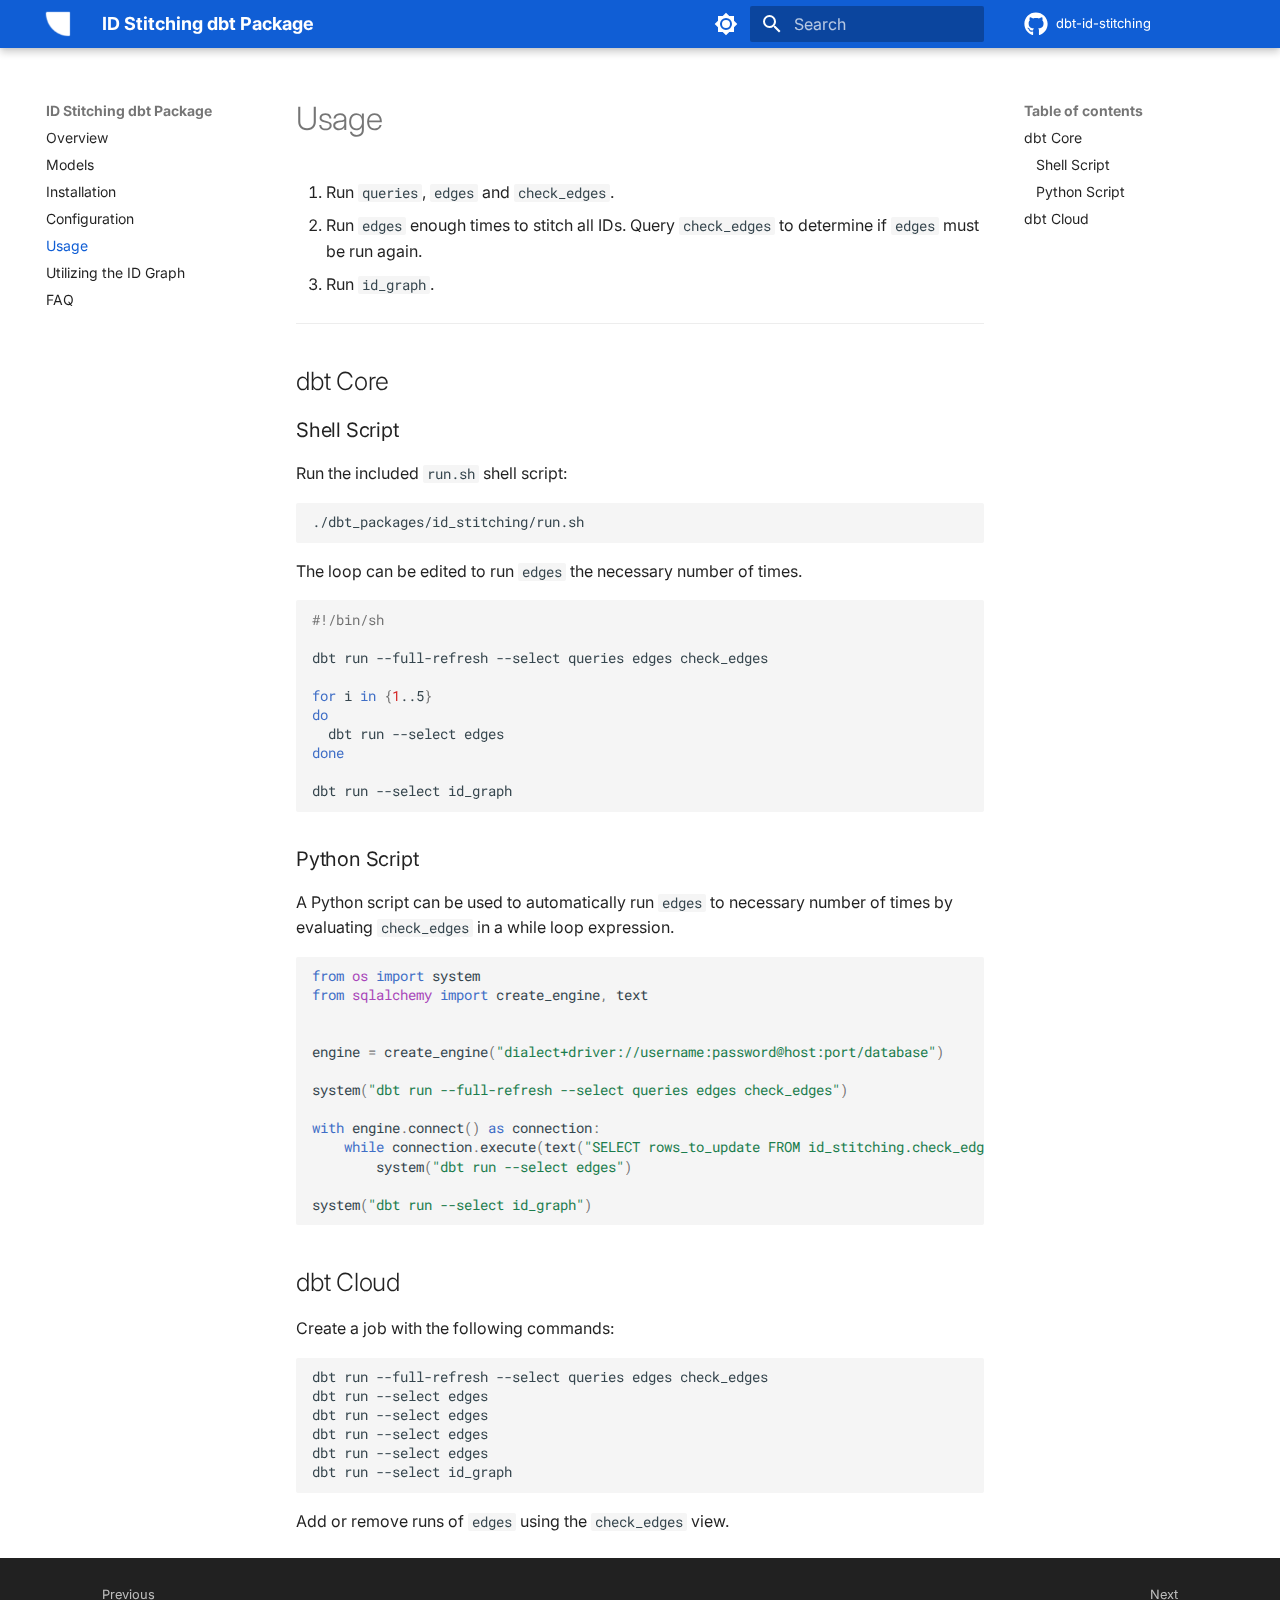
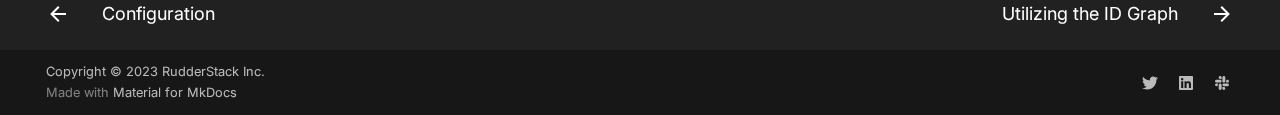
<file: usage/index.html>
<!doctype html>
<html lang="en" class="no-js">
  <head>
    
      <meta charset="utf-8">
      <meta name="viewport" content="width=device-width,initial-scale=1">
      
      
      
      
        <link rel="prev" href="../configuration/">
      
      
        <link rel="next" href="../utilizing_id_graph/">
      
      
      <link rel="icon" href="../assets/favicon.png">
      <meta name="generator" content="mkdocs-1.6.1, mkdocs-material-9.5.39">
    
    
      
        <title>Usage - ID Stitching dbt Package</title>
      
    
    
      <link rel="stylesheet" href="../assets/stylesheets/main.8c3ca2c6.min.css">
      
        
        <link rel="stylesheet" href="../assets/stylesheets/palette.06af60db.min.css">
      
      


    
    
      
    
    
      
        
        
        <link rel="preconnect" href="https://fonts.gstatic.com" crossorigin>
        <link rel="stylesheet" href="https://fonts.googleapis.com/css?family=Inter:300,300i,400,400i,700,700i%7CRoboto+Mono:400,400i,700,700i&display=fallback">
        <style>:root{--md-text-font:"Inter";--md-code-font:"Roboto Mono"}</style>
      
    
    
      <link rel="stylesheet" href="../assets/extra.css">
    
    <script>__md_scope=new URL("..",location),__md_hash=e=>[...e].reduce(((e,_)=>(e<<5)-e+_.charCodeAt(0)),0),__md_get=(e,_=localStorage,t=__md_scope)=>JSON.parse(_.getItem(t.pathname+"."+e)),__md_set=(e,_,t=localStorage,a=__md_scope)=>{try{t.setItem(a.pathname+"."+e,JSON.stringify(_))}catch(e){}}</script>
    
      

    
    
    
  </head>
  
  
    
    
      
    
    
    
    
    <body dir="ltr" data-md-color-scheme="default" data-md-color-primary="custom" data-md-color-accent="indigo">
  
    
    <input class="md-toggle" data-md-toggle="drawer" type="checkbox" id="__drawer" autocomplete="off">
    <input class="md-toggle" data-md-toggle="search" type="checkbox" id="__search" autocomplete="off">
    <label class="md-overlay" for="__drawer"></label>
    <div data-md-component="skip">
      
        
        <a href="#usage" class="md-skip">
          Skip to content
        </a>
      
    </div>
    <div data-md-component="announce">
      
    </div>
    
    
      

  

<header class="md-header md-header--shadow" data-md-component="header">
  <nav class="md-header__inner md-grid" aria-label="Header">
    <a href=".." title="ID Stitching dbt Package" class="md-header__button md-logo" aria-label="ID Stitching dbt Package" data-md-component="logo">
      
  <img src="../assets/logo.png" alt="logo">

    </a>
    <label class="md-header__button md-icon" for="__drawer">
      
      <svg xmlns="http://www.w3.org/2000/svg" viewBox="0 0 24 24"><path d="M3 6h18v2H3zm0 5h18v2H3zm0 5h18v2H3z"/></svg>
    </label>
    <div class="md-header__title" data-md-component="header-title">
      <div class="md-header__ellipsis">
        <div class="md-header__topic">
          <span class="md-ellipsis">
            ID Stitching dbt Package
          </span>
        </div>
        <div class="md-header__topic" data-md-component="header-topic">
          <span class="md-ellipsis">
            
              Usage
            
          </span>
        </div>
      </div>
    </div>
    
      
        <form class="md-header__option" data-md-component="palette">
  
    
    
    
    <input class="md-option" data-md-color-media="" data-md-color-scheme="default" data-md-color-primary="custom" data-md-color-accent="indigo"  aria-label="Switch to dark mode"  type="radio" name="__palette" id="__palette_0">
    
      <label class="md-header__button md-icon" title="Switch to dark mode" for="__palette_1" hidden>
        <svg xmlns="http://www.w3.org/2000/svg" viewBox="0 0 24 24"><path d="M12 8a4 4 0 0 0-4 4 4 4 0 0 0 4 4 4 4 0 0 0 4-4 4 4 0 0 0-4-4m0 10a6 6 0 0 1-6-6 6 6 0 0 1 6-6 6 6 0 0 1 6 6 6 6 0 0 1-6 6m8-9.31V4h-4.69L12 .69 8.69 4H4v4.69L.69 12 4 15.31V20h4.69L12 23.31 15.31 20H20v-4.69L23.31 12z"/></svg>
      </label>
    
  
    
    
    
    <input class="md-option" data-md-color-media="" data-md-color-scheme="slate" data-md-color-primary="custom" data-md-color-accent="indigo"  aria-label="Switch to light mode"  type="radio" name="__palette" id="__palette_1">
    
      <label class="md-header__button md-icon" title="Switch to light mode" for="__palette_0" hidden>
        <svg xmlns="http://www.w3.org/2000/svg" viewBox="0 0 24 24"><path d="M12 18c-.89 0-1.74-.2-2.5-.55C11.56 16.5 13 14.42 13 12s-1.44-4.5-3.5-5.45C10.26 6.2 11.11 6 12 6a6 6 0 0 1 6 6 6 6 0 0 1-6 6m8-9.31V4h-4.69L12 .69 8.69 4H4v4.69L.69 12 4 15.31V20h4.69L12 23.31 15.31 20H20v-4.69L23.31 12z"/></svg>
      </label>
    
  
</form>
      
    
    
      <script>var palette=__md_get("__palette");if(palette&&palette.color){if("(prefers-color-scheme)"===palette.color.media){var media=matchMedia("(prefers-color-scheme: light)"),input=document.querySelector(media.matches?"[data-md-color-media='(prefers-color-scheme: light)']":"[data-md-color-media='(prefers-color-scheme: dark)']");palette.color.media=input.getAttribute("data-md-color-media"),palette.color.scheme=input.getAttribute("data-md-color-scheme"),palette.color.primary=input.getAttribute("data-md-color-primary"),palette.color.accent=input.getAttribute("data-md-color-accent")}for(var[key,value]of Object.entries(palette.color))document.body.setAttribute("data-md-color-"+key,value)}</script>
    
    
    
      <label class="md-header__button md-icon" for="__search">
        
        <svg xmlns="http://www.w3.org/2000/svg" viewBox="0 0 24 24"><path d="M9.5 3A6.5 6.5 0 0 1 16 9.5c0 1.61-.59 3.09-1.56 4.23l.27.27h.79l5 5-1.5 1.5-5-5v-.79l-.27-.27A6.52 6.52 0 0 1 9.5 16 6.5 6.5 0 0 1 3 9.5 6.5 6.5 0 0 1 9.5 3m0 2C7 5 5 7 5 9.5S7 14 9.5 14 14 12 14 9.5 12 5 9.5 5"/></svg>
      </label>
      <div class="md-search" data-md-component="search" role="dialog">
  <label class="md-search__overlay" for="__search"></label>
  <div class="md-search__inner" role="search">
    <form class="md-search__form" name="search">
      <input type="text" class="md-search__input" name="query" aria-label="Search" placeholder="Search" autocapitalize="off" autocorrect="off" autocomplete="off" spellcheck="false" data-md-component="search-query" required>
      <label class="md-search__icon md-icon" for="__search">
        
        <svg xmlns="http://www.w3.org/2000/svg" viewBox="0 0 24 24"><path d="M9.5 3A6.5 6.5 0 0 1 16 9.5c0 1.61-.59 3.09-1.56 4.23l.27.27h.79l5 5-1.5 1.5-5-5v-.79l-.27-.27A6.52 6.52 0 0 1 9.5 16 6.5 6.5 0 0 1 3 9.5 6.5 6.5 0 0 1 9.5 3m0 2C7 5 5 7 5 9.5S7 14 9.5 14 14 12 14 9.5 12 5 9.5 5"/></svg>
        
        <svg xmlns="http://www.w3.org/2000/svg" viewBox="0 0 24 24"><path d="M20 11v2H8l5.5 5.5-1.42 1.42L4.16 12l7.92-7.92L13.5 5.5 8 11z"/></svg>
      </label>
      <nav class="md-search__options" aria-label="Search">
        
        <button type="reset" class="md-search__icon md-icon" title="Clear" aria-label="Clear" tabindex="-1">
          
          <svg xmlns="http://www.w3.org/2000/svg" viewBox="0 0 24 24"><path d="M19 6.41 17.59 5 12 10.59 6.41 5 5 6.41 10.59 12 5 17.59 6.41 19 12 13.41 17.59 19 19 17.59 13.41 12z"/></svg>
        </button>
      </nav>
      
    </form>
    <div class="md-search__output">
      <div class="md-search__scrollwrap" tabindex="0" data-md-scrollfix>
        <div class="md-search-result" data-md-component="search-result">
          <div class="md-search-result__meta">
            Initializing search
          </div>
          <ol class="md-search-result__list" role="presentation"></ol>
        </div>
      </div>
    </div>
  </div>
</div>
    
    
      <div class="md-header__source">
        <a href="https://github.com/rudderlabs/dbt-id-stitching" title="Go to repository" class="md-source" data-md-component="source">
  <div class="md-source__icon md-icon">
    
    <svg xmlns="http://www.w3.org/2000/svg" viewBox="0 0 496 512"><!--! Font Awesome Free 6.6.0 by @fontawesome - https://fontawesome.com License - https://fontawesome.com/license/free (Icons: CC BY 4.0, Fonts: SIL OFL 1.1, Code: MIT License) Copyright 2024 Fonticons, Inc.--><path d="M165.9 397.4c0 2-2.3 3.6-5.2 3.6-3.3.3-5.6-1.3-5.6-3.6 0-2 2.3-3.6 5.2-3.6 3-.3 5.6 1.3 5.6 3.6m-31.1-4.5c-.7 2 1.3 4.3 4.3 4.9 2.6 1 5.6 0 6.2-2s-1.3-4.3-4.3-5.2c-2.6-.7-5.5.3-6.2 2.3m44.2-1.7c-2.9.7-4.9 2.6-4.6 4.9.3 2 2.9 3.3 5.9 2.6 2.9-.7 4.9-2.6 4.6-4.6-.3-1.9-3-3.2-5.9-2.9M244.8 8C106.1 8 0 113.3 0 252c0 110.9 69.8 205.8 169.5 239.2 12.8 2.3 17.3-5.6 17.3-12.1 0-6.2-.3-40.4-.3-61.4 0 0-70 15-84.7-29.8 0 0-11.4-29.1-27.8-36.6 0 0-22.9-15.7 1.6-15.4 0 0 24.9 2 38.6 25.8 21.9 38.6 58.6 27.5 72.9 20.9 2.3-16 8.8-27.1 16-33.7-55.9-6.2-112.3-14.3-112.3-110.5 0-27.5 7.6-41.3 23.6-58.9-2.6-6.5-11.1-33.3 2.6-67.9 20.9-6.5 69 27 69 27 20-5.6 41.5-8.5 62.8-8.5s42.8 2.9 62.8 8.5c0 0 48.1-33.6 69-27 13.7 34.7 5.2 61.4 2.6 67.9 16 17.7 25.8 31.5 25.8 58.9 0 96.5-58.9 104.2-114.8 110.5 9.2 7.9 17 22.9 17 46.4 0 33.7-.3 75.4-.3 83.6 0 6.5 4.6 14.4 17.3 12.1C428.2 457.8 496 362.9 496 252 496 113.3 383.5 8 244.8 8M97.2 352.9c-1.3 1-1 3.3.7 5.2 1.6 1.6 3.9 2.3 5.2 1 1.3-1 1-3.3-.7-5.2-1.6-1.6-3.9-2.3-5.2-1m-10.8-8.1c-.7 1.3.3 2.9 2.3 3.9 1.6 1 3.6.7 4.3-.7.7-1.3-.3-2.9-2.3-3.9-2-.6-3.6-.3-4.3.7m32.4 35.6c-1.6 1.3-1 4.3 1.3 6.2 2.3 2.3 5.2 2.6 6.5 1 1.3-1.3.7-4.3-1.3-6.2-2.2-2.3-5.2-2.6-6.5-1m-11.4-14.7c-1.6 1-1.6 3.6 0 5.9s4.3 3.3 5.6 2.3c1.6-1.3 1.6-3.9 0-6.2-1.4-2.3-4-3.3-5.6-2"/></svg>
  </div>
  <div class="md-source__repository">
    dbt-id-stitching
  </div>
</a>
      </div>
    
  </nav>
  
</header>
    
    <div class="md-container" data-md-component="container">
      
      
        
          
        
      
      <main class="md-main" data-md-component="main">
        <div class="md-main__inner md-grid">
          
            
              
              <div class="md-sidebar md-sidebar--primary" data-md-component="sidebar" data-md-type="navigation" >
                <div class="md-sidebar__scrollwrap">
                  <div class="md-sidebar__inner">
                    



<nav class="md-nav md-nav--primary" aria-label="Navigation" data-md-level="0">
  <label class="md-nav__title" for="__drawer">
    <a href=".." title="ID Stitching dbt Package" class="md-nav__button md-logo" aria-label="ID Stitching dbt Package" data-md-component="logo">
      
  <img src="../assets/logo.png" alt="logo">

    </a>
    ID Stitching dbt Package
  </label>
  
    <div class="md-nav__source">
      <a href="https://github.com/rudderlabs/dbt-id-stitching" title="Go to repository" class="md-source" data-md-component="source">
  <div class="md-source__icon md-icon">
    
    <svg xmlns="http://www.w3.org/2000/svg" viewBox="0 0 496 512"><!--! Font Awesome Free 6.6.0 by @fontawesome - https://fontawesome.com License - https://fontawesome.com/license/free (Icons: CC BY 4.0, Fonts: SIL OFL 1.1, Code: MIT License) Copyright 2024 Fonticons, Inc.--><path d="M165.9 397.4c0 2-2.3 3.6-5.2 3.6-3.3.3-5.6-1.3-5.6-3.6 0-2 2.3-3.6 5.2-3.6 3-.3 5.6 1.3 5.6 3.6m-31.1-4.5c-.7 2 1.3 4.3 4.3 4.9 2.6 1 5.6 0 6.2-2s-1.3-4.3-4.3-5.2c-2.6-.7-5.5.3-6.2 2.3m44.2-1.7c-2.9.7-4.9 2.6-4.6 4.9.3 2 2.9 3.3 5.9 2.6 2.9-.7 4.9-2.6 4.6-4.6-.3-1.9-3-3.2-5.9-2.9M244.8 8C106.1 8 0 113.3 0 252c0 110.9 69.8 205.8 169.5 239.2 12.8 2.3 17.3-5.6 17.3-12.1 0-6.2-.3-40.4-.3-61.4 0 0-70 15-84.7-29.8 0 0-11.4-29.1-27.8-36.6 0 0-22.9-15.7 1.6-15.4 0 0 24.9 2 38.6 25.8 21.9 38.6 58.6 27.5 72.9 20.9 2.3-16 8.8-27.1 16-33.7-55.9-6.2-112.3-14.3-112.3-110.5 0-27.5 7.6-41.3 23.6-58.9-2.6-6.5-11.1-33.3 2.6-67.9 20.9-6.5 69 27 69 27 20-5.6 41.5-8.5 62.8-8.5s42.8 2.9 62.8 8.5c0 0 48.1-33.6 69-27 13.7 34.7 5.2 61.4 2.6 67.9 16 17.7 25.8 31.5 25.8 58.9 0 96.5-58.9 104.2-114.8 110.5 9.2 7.9 17 22.9 17 46.4 0 33.7-.3 75.4-.3 83.6 0 6.5 4.6 14.4 17.3 12.1C428.2 457.8 496 362.9 496 252 496 113.3 383.5 8 244.8 8M97.2 352.9c-1.3 1-1 3.3.7 5.2 1.6 1.6 3.9 2.3 5.2 1 1.3-1 1-3.3-.7-5.2-1.6-1.6-3.9-2.3-5.2-1m-10.8-8.1c-.7 1.3.3 2.9 2.3 3.9 1.6 1 3.6.7 4.3-.7.7-1.3-.3-2.9-2.3-3.9-2-.6-3.6-.3-4.3.7m32.4 35.6c-1.6 1.3-1 4.3 1.3 6.2 2.3 2.3 5.2 2.6 6.5 1 1.3-1.3.7-4.3-1.3-6.2-2.2-2.3-5.2-2.6-6.5-1m-11.4-14.7c-1.6 1-1.6 3.6 0 5.9s4.3 3.3 5.6 2.3c1.6-1.3 1.6-3.9 0-6.2-1.4-2.3-4-3.3-5.6-2"/></svg>
  </div>
  <div class="md-source__repository">
    dbt-id-stitching
  </div>
</a>
    </div>
  
  <ul class="md-nav__list" data-md-scrollfix>
    
      
      
  
  
  
  
    <li class="md-nav__item">
      <a href=".." class="md-nav__link">
        
  
  <span class="md-ellipsis">
    Overview
  </span>
  

      </a>
    </li>
  

    
      
      
  
  
  
  
    <li class="md-nav__item">
      <a href="../models/" class="md-nav__link">
        
  
  <span class="md-ellipsis">
    Models
  </span>
  

      </a>
    </li>
  

    
      
      
  
  
  
  
    <li class="md-nav__item">
      <a href="../installation/" class="md-nav__link">
        
  
  <span class="md-ellipsis">
    Installation
  </span>
  

      </a>
    </li>
  

    
      
      
  
  
  
  
    <li class="md-nav__item">
      <a href="../configuration/" class="md-nav__link">
        
  
  <span class="md-ellipsis">
    Configuration
  </span>
  

      </a>
    </li>
  

    
      
      
  
  
    
  
  
  
    <li class="md-nav__item md-nav__item--active">
      
      <input class="md-nav__toggle md-toggle" type="checkbox" id="__toc">
      
      
        
      
      
        <label class="md-nav__link md-nav__link--active" for="__toc">
          
  
  <span class="md-ellipsis">
    Usage
  </span>
  

          <span class="md-nav__icon md-icon"></span>
        </label>
      
      <a href="./" class="md-nav__link md-nav__link--active">
        
  
  <span class="md-ellipsis">
    Usage
  </span>
  

      </a>
      
        

<nav class="md-nav md-nav--secondary" aria-label="Table of contents">
  
  
  
    
  
  
    <label class="md-nav__title" for="__toc">
      <span class="md-nav__icon md-icon"></span>
      Table of contents
    </label>
    <ul class="md-nav__list" data-md-component="toc" data-md-scrollfix>
      
        <li class="md-nav__item">
  <a href="#dbt-core" class="md-nav__link">
    <span class="md-ellipsis">
      dbt Core
    </span>
  </a>
  
    <nav class="md-nav" aria-label="dbt Core">
      <ul class="md-nav__list">
        
          <li class="md-nav__item">
  <a href="#shell-script" class="md-nav__link">
    <span class="md-ellipsis">
      Shell Script
    </span>
  </a>
  
</li>
        
          <li class="md-nav__item">
  <a href="#python-script" class="md-nav__link">
    <span class="md-ellipsis">
      Python Script
    </span>
  </a>
  
</li>
        
      </ul>
    </nav>
  
</li>
      
        <li class="md-nav__item">
  <a href="#dbt-cloud" class="md-nav__link">
    <span class="md-ellipsis">
      dbt Cloud
    </span>
  </a>
  
</li>
      
    </ul>
  
</nav>
      
    </li>
  

    
      
      
  
  
  
  
    <li class="md-nav__item">
      <a href="../utilizing_id_graph/" class="md-nav__link">
        
  
  <span class="md-ellipsis">
    Utilizing the ID Graph
  </span>
  

      </a>
    </li>
  

    
      
      
  
  
  
  
    <li class="md-nav__item">
      <a href="../faq/" class="md-nav__link">
        
  
  <span class="md-ellipsis">
    FAQ
  </span>
  

      </a>
    </li>
  

    
  </ul>
</nav>
                  </div>
                </div>
              </div>
            
            
              
              <div class="md-sidebar md-sidebar--secondary" data-md-component="sidebar" data-md-type="toc" >
                <div class="md-sidebar__scrollwrap">
                  <div class="md-sidebar__inner">
                    

<nav class="md-nav md-nav--secondary" aria-label="Table of contents">
  
  
  
    
  
  
    <label class="md-nav__title" for="__toc">
      <span class="md-nav__icon md-icon"></span>
      Table of contents
    </label>
    <ul class="md-nav__list" data-md-component="toc" data-md-scrollfix>
      
        <li class="md-nav__item">
  <a href="#dbt-core" class="md-nav__link">
    <span class="md-ellipsis">
      dbt Core
    </span>
  </a>
  
    <nav class="md-nav" aria-label="dbt Core">
      <ul class="md-nav__list">
        
          <li class="md-nav__item">
  <a href="#shell-script" class="md-nav__link">
    <span class="md-ellipsis">
      Shell Script
    </span>
  </a>
  
</li>
        
          <li class="md-nav__item">
  <a href="#python-script" class="md-nav__link">
    <span class="md-ellipsis">
      Python Script
    </span>
  </a>
  
</li>
        
      </ul>
    </nav>
  
</li>
      
        <li class="md-nav__item">
  <a href="#dbt-cloud" class="md-nav__link">
    <span class="md-ellipsis">
      dbt Cloud
    </span>
  </a>
  
</li>
      
    </ul>
  
</nav>
                  </div>
                </div>
              </div>
            
          
          
            <div class="md-content" data-md-component="content">
              <article class="md-content__inner md-typeset">
                
                  

  
  


<h1 id="usage">Usage</h1>
<ol>
<li>Run <code>queries</code>, <code>edges</code> and <code>check_edges</code>.</li>
<li>Run <code>edges</code> enough times to stitch all IDs. Query <code>check_edges</code> to determine if <code>edges</code> must be run again.</li>
<li>Run <code>id_graph</code>.</li>
</ol>
<hr />
<h2 id="dbt-core">dbt Core</h2>
<h3 id="shell-script">Shell Script</h3>
<p>Run the included <code>run.sh</code> shell script:</p>
<div class="highlight"><pre><span></span><code><a id="__codelineno-0-1" name="__codelineno-0-1" href="#__codelineno-0-1"></a>./dbt_packages/id_stitching/run.sh
</code></pre></div>
<p>The loop can be edited to run <code>edges</code> the necessary number of times.</p>
<div class="highlight"><pre><span></span><code><a id="__codelineno-1-1" name="__codelineno-1-1" href="#__codelineno-1-1"></a><span class="ch">#!/bin/sh</span>
<a id="__codelineno-1-2" name="__codelineno-1-2" href="#__codelineno-1-2"></a>
<a id="__codelineno-1-3" name="__codelineno-1-3" href="#__codelineno-1-3"></a>dbt<span class="w"> </span>run<span class="w"> </span>--full-refresh<span class="w"> </span>--select<span class="w"> </span>queries<span class="w"> </span>edges<span class="w"> </span>check_edges
<a id="__codelineno-1-4" name="__codelineno-1-4" href="#__codelineno-1-4"></a>
<a id="__codelineno-1-5" name="__codelineno-1-5" href="#__codelineno-1-5"></a><span class="k">for</span><span class="w"> </span>i<span class="w"> </span><span class="k">in</span><span class="w"> </span><span class="o">{</span><span class="m">1</span>..5<span class="o">}</span>
<a id="__codelineno-1-6" name="__codelineno-1-6" href="#__codelineno-1-6"></a><span class="k">do</span>
<a id="__codelineno-1-7" name="__codelineno-1-7" href="#__codelineno-1-7"></a><span class="w">  </span>dbt<span class="w"> </span>run<span class="w"> </span>--select<span class="w"> </span>edges
<a id="__codelineno-1-8" name="__codelineno-1-8" href="#__codelineno-1-8"></a><span class="k">done</span>
<a id="__codelineno-1-9" name="__codelineno-1-9" href="#__codelineno-1-9"></a>
<a id="__codelineno-1-10" name="__codelineno-1-10" href="#__codelineno-1-10"></a>dbt<span class="w"> </span>run<span class="w"> </span>--select<span class="w"> </span>id_graph
</code></pre></div>
<h3 id="python-script">Python Script</h3>
<p>A Python script can be used to automatically run <code>edges</code> to necessary number of times by evaluating <code>check_edges</code> in a while loop expression.</p>
<div class="highlight"><pre><span></span><code><a id="__codelineno-2-1" name="__codelineno-2-1" href="#__codelineno-2-1"></a><span class="kn">from</span> <span class="nn">os</span> <span class="kn">import</span> <span class="n">system</span>
<a id="__codelineno-2-2" name="__codelineno-2-2" href="#__codelineno-2-2"></a><span class="kn">from</span> <span class="nn">sqlalchemy</span> <span class="kn">import</span> <span class="n">create_engine</span><span class="p">,</span> <span class="n">text</span>
<a id="__codelineno-2-3" name="__codelineno-2-3" href="#__codelineno-2-3"></a>
<a id="__codelineno-2-4" name="__codelineno-2-4" href="#__codelineno-2-4"></a>
<a id="__codelineno-2-5" name="__codelineno-2-5" href="#__codelineno-2-5"></a><span class="n">engine</span> <span class="o">=</span> <span class="n">create_engine</span><span class="p">(</span><span class="s2">&quot;dialect+driver://username:password@host:port/database&quot;</span><span class="p">)</span>
<a id="__codelineno-2-6" name="__codelineno-2-6" href="#__codelineno-2-6"></a>
<a id="__codelineno-2-7" name="__codelineno-2-7" href="#__codelineno-2-7"></a><span class="n">system</span><span class="p">(</span><span class="s2">&quot;dbt run --full-refresh --select queries edges check_edges&quot;</span><span class="p">)</span>
<a id="__codelineno-2-8" name="__codelineno-2-8" href="#__codelineno-2-8"></a>
<a id="__codelineno-2-9" name="__codelineno-2-9" href="#__codelineno-2-9"></a><span class="k">with</span> <span class="n">engine</span><span class="o">.</span><span class="n">connect</span><span class="p">()</span> <span class="k">as</span> <span class="n">connection</span><span class="p">:</span>
<a id="__codelineno-2-10" name="__codelineno-2-10" href="#__codelineno-2-10"></a>    <span class="k">while</span> <span class="n">connection</span><span class="o">.</span><span class="n">execute</span><span class="p">(</span><span class="n">text</span><span class="p">(</span><span class="s2">&quot;SELECT rows_to_update FROM id_stitching.check_edges&quot;</span><span class="p">))</span><span class="o">.</span><span class="n">first</span><span class="p">()[</span><span class="mi">0</span><span class="p">]:</span>
<a id="__codelineno-2-11" name="__codelineno-2-11" href="#__codelineno-2-11"></a>        <span class="n">system</span><span class="p">(</span><span class="s2">&quot;dbt run --select edges&quot;</span><span class="p">)</span>
<a id="__codelineno-2-12" name="__codelineno-2-12" href="#__codelineno-2-12"></a>
<a id="__codelineno-2-13" name="__codelineno-2-13" href="#__codelineno-2-13"></a><span class="n">system</span><span class="p">(</span><span class="s2">&quot;dbt run --select id_graph&quot;</span><span class="p">)</span>
</code></pre></div>
<h2 id="dbt-cloud">dbt Cloud</h2>
<p>Create a job with the following commands:</p>
<div class="highlight"><pre><span></span><code><a id="__codelineno-3-1" name="__codelineno-3-1" href="#__codelineno-3-1"></a>dbt<span class="w"> </span>run<span class="w"> </span>--full-refresh<span class="w"> </span>--select<span class="w"> </span>queries<span class="w"> </span>edges<span class="w"> </span>check_edges
<a id="__codelineno-3-2" name="__codelineno-3-2" href="#__codelineno-3-2"></a>dbt<span class="w"> </span>run<span class="w"> </span>--select<span class="w"> </span>edges
<a id="__codelineno-3-3" name="__codelineno-3-3" href="#__codelineno-3-3"></a>dbt<span class="w"> </span>run<span class="w"> </span>--select<span class="w"> </span>edges
<a id="__codelineno-3-4" name="__codelineno-3-4" href="#__codelineno-3-4"></a>dbt<span class="w"> </span>run<span class="w"> </span>--select<span class="w"> </span>edges
<a id="__codelineno-3-5" name="__codelineno-3-5" href="#__codelineno-3-5"></a>dbt<span class="w"> </span>run<span class="w"> </span>--select<span class="w"> </span>edges
<a id="__codelineno-3-6" name="__codelineno-3-6" href="#__codelineno-3-6"></a>dbt<span class="w"> </span>run<span class="w"> </span>--select<span class="w"> </span>id_graph
</code></pre></div>
<p>Add or remove runs of <code>edges</code> using the <code>check_edges</code> view.</p>












                
              </article>
            </div>
          
          
<script>var target=document.getElementById(location.hash.slice(1));target&&target.name&&(target.checked=target.name.startsWith("__tabbed_"))</script>
        </div>
        
      </main>
      
        <footer class="md-footer">
  
    
      
      <nav class="md-footer__inner md-grid" aria-label="Footer" >
        
          
          <a href="../configuration/" class="md-footer__link md-footer__link--prev" aria-label="Previous: Configuration">
            <div class="md-footer__button md-icon">
              
              <svg xmlns="http://www.w3.org/2000/svg" viewBox="0 0 24 24"><path d="M20 11v2H8l5.5 5.5-1.42 1.42L4.16 12l7.92-7.92L13.5 5.5 8 11z"/></svg>
            </div>
            <div class="md-footer__title">
              <span class="md-footer__direction">
                Previous
              </span>
              <div class="md-ellipsis">
                Configuration
              </div>
            </div>
          </a>
        
        
          
          <a href="../utilizing_id_graph/" class="md-footer__link md-footer__link--next" aria-label="Next: Utilizing the ID Graph">
            <div class="md-footer__title">
              <span class="md-footer__direction">
                Next
              </span>
              <div class="md-ellipsis">
                Utilizing the ID Graph
              </div>
            </div>
            <div class="md-footer__button md-icon">
              
              <svg xmlns="http://www.w3.org/2000/svg" viewBox="0 0 24 24"><path d="M4 11v2h12l-5.5 5.5 1.42 1.42L19.84 12l-7.92-7.92L10.5 5.5 16 11z"/></svg>
            </div>
          </a>
        
      </nav>
    
  
  <div class="md-footer-meta md-typeset">
    <div class="md-footer-meta__inner md-grid">
      <div class="md-copyright">
  
    <div class="md-copyright__highlight">
      Copyright &copy; 2023 RudderStack Inc.
    </div>
  
  
    Made with
    <a href="https://squidfunk.github.io/mkdocs-material/" target="_blank" rel="noopener">
      Material for MkDocs
    </a>
  
</div>
      
        <div class="md-social">
  
    
    
    
    
    <a href="https://twitter.com/RudderStack" target="_blank" rel="noopener" title="RudderStack on Twitter" class="md-social__link">
      <svg xmlns="http://www.w3.org/2000/svg" viewBox="0 0 512 512"><!--! Font Awesome Free 6.6.0 by @fontawesome - https://fontawesome.com License - https://fontawesome.com/license/free (Icons: CC BY 4.0, Fonts: SIL OFL 1.1, Code: MIT License) Copyright 2024 Fonticons, Inc.--><path d="M459.37 151.716c.325 4.548.325 9.097.325 13.645 0 138.72-105.583 298.558-298.558 298.558-59.452 0-114.68-17.219-161.137-47.106 8.447.974 16.568 1.299 25.34 1.299 49.055 0 94.213-16.568 130.274-44.832-46.132-.975-84.792-31.188-98.112-72.772 6.498.974 12.995 1.624 19.818 1.624 9.421 0 18.843-1.3 27.614-3.573-48.081-9.747-84.143-51.98-84.143-102.985v-1.299c13.969 7.797 30.214 12.67 47.431 13.319-28.264-18.843-46.781-51.005-46.781-87.391 0-19.492 5.197-37.36 14.294-52.954 51.655 63.675 129.3 105.258 216.365 109.807-1.624-7.797-2.599-15.918-2.599-24.04 0-57.828 46.782-104.934 104.934-104.934 30.213 0 57.502 12.67 76.67 33.137 23.715-4.548 46.456-13.32 66.599-25.34-7.798 24.366-24.366 44.833-46.132 57.827 21.117-2.273 41.584-8.122 60.426-16.243-14.292 20.791-32.161 39.308-52.628 54.253"/></svg>
    </a>
  
    
    
    
    
    <a href="https://www.linkedin.com/company/rudderstack" target="_blank" rel="noopener" title="RudderStack on LinkedIn" class="md-social__link">
      <svg xmlns="http://www.w3.org/2000/svg" viewBox="0 0 448 512"><!--! Font Awesome Free 6.6.0 by @fontawesome - https://fontawesome.com License - https://fontawesome.com/license/free (Icons: CC BY 4.0, Fonts: SIL OFL 1.1, Code: MIT License) Copyright 2024 Fonticons, Inc.--><path d="M416 32H31.9C14.3 32 0 46.5 0 64.3v383.4C0 465.5 14.3 480 31.9 480H416c17.6 0 32-14.5 32-32.3V64.3c0-17.8-14.4-32.3-32-32.3M135.4 416H69V202.2h66.5V416zm-33.2-243c-21.3 0-38.5-17.3-38.5-38.5S80.9 96 102.2 96c21.2 0 38.5 17.3 38.5 38.5 0 21.3-17.2 38.5-38.5 38.5m282.1 243h-66.4V312c0-24.8-.5-56.7-34.5-56.7-34.6 0-39.9 27-39.9 54.9V416h-66.4V202.2h63.7v29.2h.9c8.9-16.8 30.6-34.5 62.9-34.5 67.2 0 79.7 44.3 79.7 101.9z"/></svg>
    </a>
  
    
    
    
    
    <a href="https://www.rudderstack.com/join-rudderstack-slack-community" target="_blank" rel="noopener" title="RudderStack Slack Community" class="md-social__link">
      <svg xmlns="http://www.w3.org/2000/svg" viewBox="0 0 448 512"><!--! Font Awesome Free 6.6.0 by @fontawesome - https://fontawesome.com License - https://fontawesome.com/license/free (Icons: CC BY 4.0, Fonts: SIL OFL 1.1, Code: MIT License) Copyright 2024 Fonticons, Inc.--><path d="M94.12 315.1c0 25.9-21.16 47.06-47.06 47.06S0 341 0 315.1s21.16-47.06 47.06-47.06h47.06zm23.72 0c0-25.9 21.16-47.06 47.06-47.06s47.06 21.16 47.06 47.06v117.84c0 25.9-21.16 47.06-47.06 47.06s-47.06-21.16-47.06-47.06zm47.06-188.98c-25.9 0-47.06-21.16-47.06-47.06S139 32 164.9 32s47.06 21.16 47.06 47.06v47.06zm0 23.72c25.9 0 47.06 21.16 47.06 47.06s-21.16 47.06-47.06 47.06H47.06C21.16 243.96 0 222.8 0 196.9s21.16-47.06 47.06-47.06zm188.98 47.06c0-25.9 21.16-47.06 47.06-47.06S448 171 448 196.9s-21.16 47.06-47.06 47.06h-47.06zm-23.72 0c0 25.9-21.16 47.06-47.06 47.06s-47.06-21.16-47.06-47.06V79.06c0-25.9 21.16-47.06 47.06-47.06s47.06 21.16 47.06 47.06zM283.1 385.88c25.9 0 47.06 21.16 47.06 47.06S309 480 283.1 480s-47.06-21.16-47.06-47.06v-47.06zm0-23.72c-25.9 0-47.06-21.16-47.06-47.06s21.16-47.06 47.06-47.06h117.84c25.9 0 47.06 21.16 47.06 47.06s-21.16 47.06-47.06 47.06z"/></svg>
    </a>
  
</div>
      
    </div>
  </div>
</footer>
      
    </div>
    <div class="md-dialog" data-md-component="dialog">
      <div class="md-dialog__inner md-typeset"></div>
    </div>
    
    
    <script id="__config" type="application/json">{"base": "..", "features": ["navigation.footer"], "search": "../assets/javascripts/workers/search.6ce7567c.min.js", "translations": {"clipboard.copied": "Copied to clipboard", "clipboard.copy": "Copy to clipboard", "search.result.more.one": "1 more on this page", "search.result.more.other": "# more on this page", "search.result.none": "No matching documents", "search.result.one": "1 matching document", "search.result.other": "# matching documents", "search.result.placeholder": "Type to start searching", "search.result.term.missing": "Missing", "select.version": "Select version"}}</script>
    
    
      <script src="../assets/javascripts/bundle.525ec568.min.js"></script>
      
    
  </body>
</html>
</file>
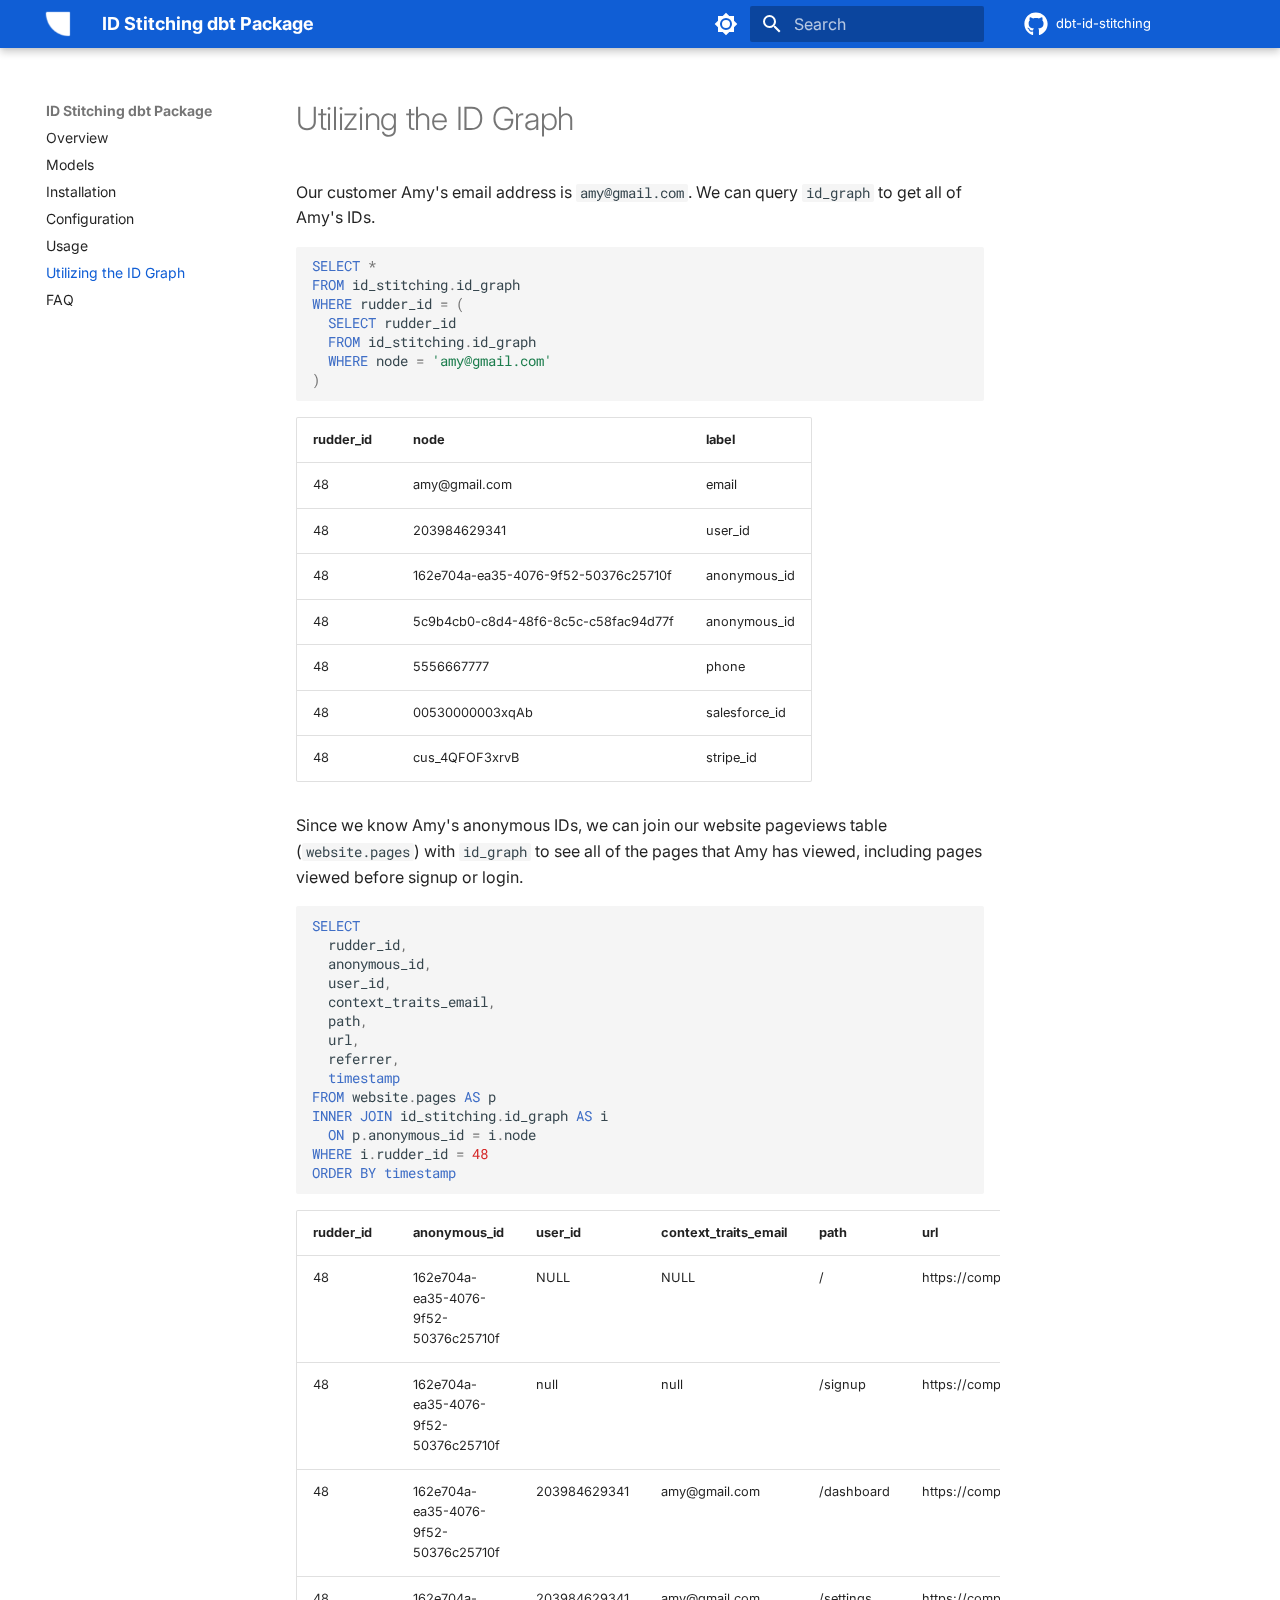
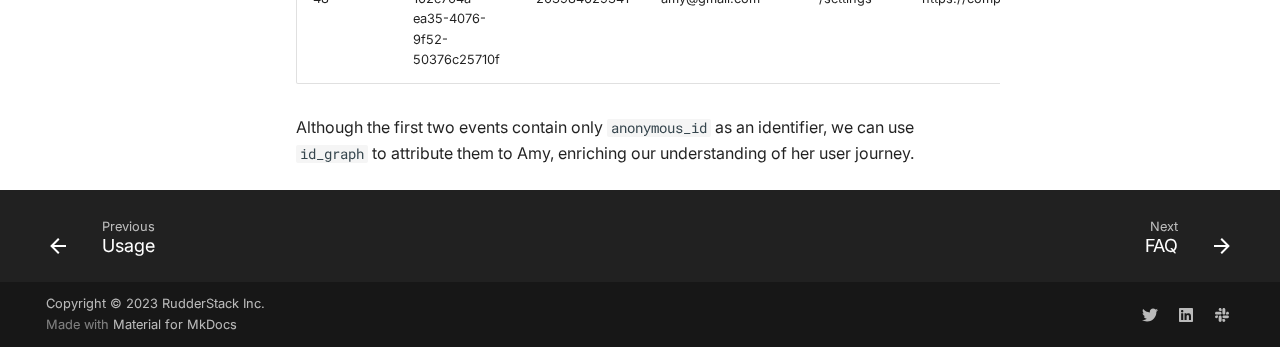
<file: utilizing_id_graph/index.html>
<!doctype html>
<html lang="en" class="no-js">
  <head>
    
      <meta charset="utf-8">
      <meta name="viewport" content="width=device-width,initial-scale=1">
      
      
      
      
        <link rel="prev" href="../usage/">
      
      
        <link rel="next" href="../faq/">
      
      
      <link rel="icon" href="../assets/favicon.png">
      <meta name="generator" content="mkdocs-1.6.1, mkdocs-material-9.5.39">
    
    
      
        <title>Utilizing the ID Graph - ID Stitching dbt Package</title>
      
    
    
      <link rel="stylesheet" href="../assets/stylesheets/main.8c3ca2c6.min.css">
      
        
        <link rel="stylesheet" href="../assets/stylesheets/palette.06af60db.min.css">
      
      


    
    
      
    
    
      
        
        
        <link rel="preconnect" href="https://fonts.gstatic.com" crossorigin>
        <link rel="stylesheet" href="https://fonts.googleapis.com/css?family=Inter:300,300i,400,400i,700,700i%7CRoboto+Mono:400,400i,700,700i&display=fallback">
        <style>:root{--md-text-font:"Inter";--md-code-font:"Roboto Mono"}</style>
      
    
    
      <link rel="stylesheet" href="../assets/extra.css">
    
    <script>__md_scope=new URL("..",location),__md_hash=e=>[...e].reduce(((e,_)=>(e<<5)-e+_.charCodeAt(0)),0),__md_get=(e,_=localStorage,t=__md_scope)=>JSON.parse(_.getItem(t.pathname+"."+e)),__md_set=(e,_,t=localStorage,a=__md_scope)=>{try{t.setItem(a.pathname+"."+e,JSON.stringify(_))}catch(e){}}</script>
    
      

    
    
    
  </head>
  
  
    
    
      
    
    
    
    
    <body dir="ltr" data-md-color-scheme="default" data-md-color-primary="custom" data-md-color-accent="indigo">
  
    
    <input class="md-toggle" data-md-toggle="drawer" type="checkbox" id="__drawer" autocomplete="off">
    <input class="md-toggle" data-md-toggle="search" type="checkbox" id="__search" autocomplete="off">
    <label class="md-overlay" for="__drawer"></label>
    <div data-md-component="skip">
      
        
        <a href="#utilizing-the-id-graph" class="md-skip">
          Skip to content
        </a>
      
    </div>
    <div data-md-component="announce">
      
    </div>
    
    
      

  

<header class="md-header md-header--shadow" data-md-component="header">
  <nav class="md-header__inner md-grid" aria-label="Header">
    <a href=".." title="ID Stitching dbt Package" class="md-header__button md-logo" aria-label="ID Stitching dbt Package" data-md-component="logo">
      
  <img src="../assets/logo.png" alt="logo">

    </a>
    <label class="md-header__button md-icon" for="__drawer">
      
      <svg xmlns="http://www.w3.org/2000/svg" viewBox="0 0 24 24"><path d="M3 6h18v2H3zm0 5h18v2H3zm0 5h18v2H3z"/></svg>
    </label>
    <div class="md-header__title" data-md-component="header-title">
      <div class="md-header__ellipsis">
        <div class="md-header__topic">
          <span class="md-ellipsis">
            ID Stitching dbt Package
          </span>
        </div>
        <div class="md-header__topic" data-md-component="header-topic">
          <span class="md-ellipsis">
            
              Utilizing the ID Graph
            
          </span>
        </div>
      </div>
    </div>
    
      
        <form class="md-header__option" data-md-component="palette">
  
    
    
    
    <input class="md-option" data-md-color-media="" data-md-color-scheme="default" data-md-color-primary="custom" data-md-color-accent="indigo"  aria-label="Switch to dark mode"  type="radio" name="__palette" id="__palette_0">
    
      <label class="md-header__button md-icon" title="Switch to dark mode" for="__palette_1" hidden>
        <svg xmlns="http://www.w3.org/2000/svg" viewBox="0 0 24 24"><path d="M12 8a4 4 0 0 0-4 4 4 4 0 0 0 4 4 4 4 0 0 0 4-4 4 4 0 0 0-4-4m0 10a6 6 0 0 1-6-6 6 6 0 0 1 6-6 6 6 0 0 1 6 6 6 6 0 0 1-6 6m8-9.31V4h-4.69L12 .69 8.69 4H4v4.69L.69 12 4 15.31V20h4.69L12 23.31 15.31 20H20v-4.69L23.31 12z"/></svg>
      </label>
    
  
    
    
    
    <input class="md-option" data-md-color-media="" data-md-color-scheme="slate" data-md-color-primary="custom" data-md-color-accent="indigo"  aria-label="Switch to light mode"  type="radio" name="__palette" id="__palette_1">
    
      <label class="md-header__button md-icon" title="Switch to light mode" for="__palette_0" hidden>
        <svg xmlns="http://www.w3.org/2000/svg" viewBox="0 0 24 24"><path d="M12 18c-.89 0-1.74-.2-2.5-.55C11.56 16.5 13 14.42 13 12s-1.44-4.5-3.5-5.45C10.26 6.2 11.11 6 12 6a6 6 0 0 1 6 6 6 6 0 0 1-6 6m8-9.31V4h-4.69L12 .69 8.69 4H4v4.69L.69 12 4 15.31V20h4.69L12 23.31 15.31 20H20v-4.69L23.31 12z"/></svg>
      </label>
    
  
</form>
      
    
    
      <script>var palette=__md_get("__palette");if(palette&&palette.color){if("(prefers-color-scheme)"===palette.color.media){var media=matchMedia("(prefers-color-scheme: light)"),input=document.querySelector(media.matches?"[data-md-color-media='(prefers-color-scheme: light)']":"[data-md-color-media='(prefers-color-scheme: dark)']");palette.color.media=input.getAttribute("data-md-color-media"),palette.color.scheme=input.getAttribute("data-md-color-scheme"),palette.color.primary=input.getAttribute("data-md-color-primary"),palette.color.accent=input.getAttribute("data-md-color-accent")}for(var[key,value]of Object.entries(palette.color))document.body.setAttribute("data-md-color-"+key,value)}</script>
    
    
    
      <label class="md-header__button md-icon" for="__search">
        
        <svg xmlns="http://www.w3.org/2000/svg" viewBox="0 0 24 24"><path d="M9.5 3A6.5 6.5 0 0 1 16 9.5c0 1.61-.59 3.09-1.56 4.23l.27.27h.79l5 5-1.5 1.5-5-5v-.79l-.27-.27A6.52 6.52 0 0 1 9.5 16 6.5 6.5 0 0 1 3 9.5 6.5 6.5 0 0 1 9.5 3m0 2C7 5 5 7 5 9.5S7 14 9.5 14 14 12 14 9.5 12 5 9.5 5"/></svg>
      </label>
      <div class="md-search" data-md-component="search" role="dialog">
  <label class="md-search__overlay" for="__search"></label>
  <div class="md-search__inner" role="search">
    <form class="md-search__form" name="search">
      <input type="text" class="md-search__input" name="query" aria-label="Search" placeholder="Search" autocapitalize="off" autocorrect="off" autocomplete="off" spellcheck="false" data-md-component="search-query" required>
      <label class="md-search__icon md-icon" for="__search">
        
        <svg xmlns="http://www.w3.org/2000/svg" viewBox="0 0 24 24"><path d="M9.5 3A6.5 6.5 0 0 1 16 9.5c0 1.61-.59 3.09-1.56 4.23l.27.27h.79l5 5-1.5 1.5-5-5v-.79l-.27-.27A6.52 6.52 0 0 1 9.5 16 6.5 6.5 0 0 1 3 9.5 6.5 6.5 0 0 1 9.5 3m0 2C7 5 5 7 5 9.5S7 14 9.5 14 14 12 14 9.5 12 5 9.5 5"/></svg>
        
        <svg xmlns="http://www.w3.org/2000/svg" viewBox="0 0 24 24"><path d="M20 11v2H8l5.5 5.5-1.42 1.42L4.16 12l7.92-7.92L13.5 5.5 8 11z"/></svg>
      </label>
      <nav class="md-search__options" aria-label="Search">
        
        <button type="reset" class="md-search__icon md-icon" title="Clear" aria-label="Clear" tabindex="-1">
          
          <svg xmlns="http://www.w3.org/2000/svg" viewBox="0 0 24 24"><path d="M19 6.41 17.59 5 12 10.59 6.41 5 5 6.41 10.59 12 5 17.59 6.41 19 12 13.41 17.59 19 19 17.59 13.41 12z"/></svg>
        </button>
      </nav>
      
    </form>
    <div class="md-search__output">
      <div class="md-search__scrollwrap" tabindex="0" data-md-scrollfix>
        <div class="md-search-result" data-md-component="search-result">
          <div class="md-search-result__meta">
            Initializing search
          </div>
          <ol class="md-search-result__list" role="presentation"></ol>
        </div>
      </div>
    </div>
  </div>
</div>
    
    
      <div class="md-header__source">
        <a href="https://github.com/rudderlabs/dbt-id-stitching" title="Go to repository" class="md-source" data-md-component="source">
  <div class="md-source__icon md-icon">
    
    <svg xmlns="http://www.w3.org/2000/svg" viewBox="0 0 496 512"><!--! Font Awesome Free 6.6.0 by @fontawesome - https://fontawesome.com License - https://fontawesome.com/license/free (Icons: CC BY 4.0, Fonts: SIL OFL 1.1, Code: MIT License) Copyright 2024 Fonticons, Inc.--><path d="M165.9 397.4c0 2-2.3 3.6-5.2 3.6-3.3.3-5.6-1.3-5.6-3.6 0-2 2.3-3.6 5.2-3.6 3-.3 5.6 1.3 5.6 3.6m-31.1-4.5c-.7 2 1.3 4.3 4.3 4.9 2.6 1 5.6 0 6.2-2s-1.3-4.3-4.3-5.2c-2.6-.7-5.5.3-6.2 2.3m44.2-1.7c-2.9.7-4.9 2.6-4.6 4.9.3 2 2.9 3.3 5.9 2.6 2.9-.7 4.9-2.6 4.6-4.6-.3-1.9-3-3.2-5.9-2.9M244.8 8C106.1 8 0 113.3 0 252c0 110.9 69.8 205.8 169.5 239.2 12.8 2.3 17.3-5.6 17.3-12.1 0-6.2-.3-40.4-.3-61.4 0 0-70 15-84.7-29.8 0 0-11.4-29.1-27.8-36.6 0 0-22.9-15.7 1.6-15.4 0 0 24.9 2 38.6 25.8 21.9 38.6 58.6 27.5 72.9 20.9 2.3-16 8.8-27.1 16-33.7-55.9-6.2-112.3-14.3-112.3-110.5 0-27.5 7.6-41.3 23.6-58.9-2.6-6.5-11.1-33.3 2.6-67.9 20.9-6.5 69 27 69 27 20-5.6 41.5-8.5 62.8-8.5s42.8 2.9 62.8 8.5c0 0 48.1-33.6 69-27 13.7 34.7 5.2 61.4 2.6 67.9 16 17.7 25.8 31.5 25.8 58.9 0 96.5-58.9 104.2-114.8 110.5 9.2 7.9 17 22.9 17 46.4 0 33.7-.3 75.4-.3 83.6 0 6.5 4.6 14.4 17.3 12.1C428.2 457.8 496 362.9 496 252 496 113.3 383.5 8 244.8 8M97.2 352.9c-1.3 1-1 3.3.7 5.2 1.6 1.6 3.9 2.3 5.2 1 1.3-1 1-3.3-.7-5.2-1.6-1.6-3.9-2.3-5.2-1m-10.8-8.1c-.7 1.3.3 2.9 2.3 3.9 1.6 1 3.6.7 4.3-.7.7-1.3-.3-2.9-2.3-3.9-2-.6-3.6-.3-4.3.7m32.4 35.6c-1.6 1.3-1 4.3 1.3 6.2 2.3 2.3 5.2 2.6 6.5 1 1.3-1.3.7-4.3-1.3-6.2-2.2-2.3-5.2-2.6-6.5-1m-11.4-14.7c-1.6 1-1.6 3.6 0 5.9s4.3 3.3 5.6 2.3c1.6-1.3 1.6-3.9 0-6.2-1.4-2.3-4-3.3-5.6-2"/></svg>
  </div>
  <div class="md-source__repository">
    dbt-id-stitching
  </div>
</a>
      </div>
    
  </nav>
  
</header>
    
    <div class="md-container" data-md-component="container">
      
      
        
          
        
      
      <main class="md-main" data-md-component="main">
        <div class="md-main__inner md-grid">
          
            
              
              <div class="md-sidebar md-sidebar--primary" data-md-component="sidebar" data-md-type="navigation" >
                <div class="md-sidebar__scrollwrap">
                  <div class="md-sidebar__inner">
                    



<nav class="md-nav md-nav--primary" aria-label="Navigation" data-md-level="0">
  <label class="md-nav__title" for="__drawer">
    <a href=".." title="ID Stitching dbt Package" class="md-nav__button md-logo" aria-label="ID Stitching dbt Package" data-md-component="logo">
      
  <img src="../assets/logo.png" alt="logo">

    </a>
    ID Stitching dbt Package
  </label>
  
    <div class="md-nav__source">
      <a href="https://github.com/rudderlabs/dbt-id-stitching" title="Go to repository" class="md-source" data-md-component="source">
  <div class="md-source__icon md-icon">
    
    <svg xmlns="http://www.w3.org/2000/svg" viewBox="0 0 496 512"><!--! Font Awesome Free 6.6.0 by @fontawesome - https://fontawesome.com License - https://fontawesome.com/license/free (Icons: CC BY 4.0, Fonts: SIL OFL 1.1, Code: MIT License) Copyright 2024 Fonticons, Inc.--><path d="M165.9 397.4c0 2-2.3 3.6-5.2 3.6-3.3.3-5.6-1.3-5.6-3.6 0-2 2.3-3.6 5.2-3.6 3-.3 5.6 1.3 5.6 3.6m-31.1-4.5c-.7 2 1.3 4.3 4.3 4.9 2.6 1 5.6 0 6.2-2s-1.3-4.3-4.3-5.2c-2.6-.7-5.5.3-6.2 2.3m44.2-1.7c-2.9.7-4.9 2.6-4.6 4.9.3 2 2.9 3.3 5.9 2.6 2.9-.7 4.9-2.6 4.6-4.6-.3-1.9-3-3.2-5.9-2.9M244.8 8C106.1 8 0 113.3 0 252c0 110.9 69.8 205.8 169.5 239.2 12.8 2.3 17.3-5.6 17.3-12.1 0-6.2-.3-40.4-.3-61.4 0 0-70 15-84.7-29.8 0 0-11.4-29.1-27.8-36.6 0 0-22.9-15.7 1.6-15.4 0 0 24.9 2 38.6 25.8 21.9 38.6 58.6 27.5 72.9 20.9 2.3-16 8.8-27.1 16-33.7-55.9-6.2-112.3-14.3-112.3-110.5 0-27.5 7.6-41.3 23.6-58.9-2.6-6.5-11.1-33.3 2.6-67.9 20.9-6.5 69 27 69 27 20-5.6 41.5-8.5 62.8-8.5s42.8 2.9 62.8 8.5c0 0 48.1-33.6 69-27 13.7 34.7 5.2 61.4 2.6 67.9 16 17.7 25.8 31.5 25.8 58.9 0 96.5-58.9 104.2-114.8 110.5 9.2 7.9 17 22.9 17 46.4 0 33.7-.3 75.4-.3 83.6 0 6.5 4.6 14.4 17.3 12.1C428.2 457.8 496 362.9 496 252 496 113.3 383.5 8 244.8 8M97.2 352.9c-1.3 1-1 3.3.7 5.2 1.6 1.6 3.9 2.3 5.2 1 1.3-1 1-3.3-.7-5.2-1.6-1.6-3.9-2.3-5.2-1m-10.8-8.1c-.7 1.3.3 2.9 2.3 3.9 1.6 1 3.6.7 4.3-.7.7-1.3-.3-2.9-2.3-3.9-2-.6-3.6-.3-4.3.7m32.4 35.6c-1.6 1.3-1 4.3 1.3 6.2 2.3 2.3 5.2 2.6 6.5 1 1.3-1.3.7-4.3-1.3-6.2-2.2-2.3-5.2-2.6-6.5-1m-11.4-14.7c-1.6 1-1.6 3.6 0 5.9s4.3 3.3 5.6 2.3c1.6-1.3 1.6-3.9 0-6.2-1.4-2.3-4-3.3-5.6-2"/></svg>
  </div>
  <div class="md-source__repository">
    dbt-id-stitching
  </div>
</a>
    </div>
  
  <ul class="md-nav__list" data-md-scrollfix>
    
      
      
  
  
  
  
    <li class="md-nav__item">
      <a href=".." class="md-nav__link">
        
  
  <span class="md-ellipsis">
    Overview
  </span>
  

      </a>
    </li>
  

    
      
      
  
  
  
  
    <li class="md-nav__item">
      <a href="../models/" class="md-nav__link">
        
  
  <span class="md-ellipsis">
    Models
  </span>
  

      </a>
    </li>
  

    
      
      
  
  
  
  
    <li class="md-nav__item">
      <a href="../installation/" class="md-nav__link">
        
  
  <span class="md-ellipsis">
    Installation
  </span>
  

      </a>
    </li>
  

    
      
      
  
  
  
  
    <li class="md-nav__item">
      <a href="../configuration/" class="md-nav__link">
        
  
  <span class="md-ellipsis">
    Configuration
  </span>
  

      </a>
    </li>
  

    
      
      
  
  
  
  
    <li class="md-nav__item">
      <a href="../usage/" class="md-nav__link">
        
  
  <span class="md-ellipsis">
    Usage
  </span>
  

      </a>
    </li>
  

    
      
      
  
  
    
  
  
  
    <li class="md-nav__item md-nav__item--active">
      
      <input class="md-nav__toggle md-toggle" type="checkbox" id="__toc">
      
      
        
      
      
      <a href="./" class="md-nav__link md-nav__link--active">
        
  
  <span class="md-ellipsis">
    Utilizing the ID Graph
  </span>
  

      </a>
      
    </li>
  

    
      
      
  
  
  
  
    <li class="md-nav__item">
      <a href="../faq/" class="md-nav__link">
        
  
  <span class="md-ellipsis">
    FAQ
  </span>
  

      </a>
    </li>
  

    
  </ul>
</nav>
                  </div>
                </div>
              </div>
            
            
              
              <div class="md-sidebar md-sidebar--secondary" data-md-component="sidebar" data-md-type="toc" >
                <div class="md-sidebar__scrollwrap">
                  <div class="md-sidebar__inner">
                    

<nav class="md-nav md-nav--secondary" aria-label="Table of contents">
  
  
  
    
  
  
</nav>
                  </div>
                </div>
              </div>
            
          
          
            <div class="md-content" data-md-component="content">
              <article class="md-content__inner md-typeset">
                
                  

  
  


<h1 id="utilizing-the-id-graph">Utilizing the ID Graph</h1>
<p>Our customer Amy's email address is <code>amy@gmail.com</code>. We can query <code>id_graph</code> to get all of Amy's IDs.</p>
<div class="highlight"><pre><span></span><code><a id="__codelineno-0-1" name="__codelineno-0-1" href="#__codelineno-0-1"></a><span class="k">SELECT</span><span class="w"> </span><span class="o">*</span>
<a id="__codelineno-0-2" name="__codelineno-0-2" href="#__codelineno-0-2"></a><span class="k">FROM</span><span class="w"> </span><span class="n">id_stitching</span><span class="p">.</span><span class="n">id_graph</span>
<a id="__codelineno-0-3" name="__codelineno-0-3" href="#__codelineno-0-3"></a><span class="k">WHERE</span><span class="w"> </span><span class="n">rudder_id</span><span class="w"> </span><span class="o">=</span><span class="w"> </span><span class="p">(</span>
<a id="__codelineno-0-4" name="__codelineno-0-4" href="#__codelineno-0-4"></a><span class="w">  </span><span class="k">SELECT</span><span class="w"> </span><span class="n">rudder_id</span>
<a id="__codelineno-0-5" name="__codelineno-0-5" href="#__codelineno-0-5"></a><span class="w">  </span><span class="k">FROM</span><span class="w"> </span><span class="n">id_stitching</span><span class="p">.</span><span class="n">id_graph</span>
<a id="__codelineno-0-6" name="__codelineno-0-6" href="#__codelineno-0-6"></a><span class="w">  </span><span class="k">WHERE</span><span class="w"> </span><span class="n">node</span><span class="w"> </span><span class="o">=</span><span class="w"> </span><span class="s1">&#39;amy@gmail.com&#39;</span>
<a id="__codelineno-0-7" name="__codelineno-0-7" href="#__codelineno-0-7"></a><span class="p">)</span>
</code></pre></div>
<table>
<thead>
<tr>
<th>rudder_id</th>
<th>node</th>
<th>label</th>
</tr>
</thead>
<tbody>
<tr>
<td>48</td>
<td>amy@gmail.com</td>
<td>email</td>
</tr>
<tr>
<td>48</td>
<td>203984629341</td>
<td>user_id</td>
</tr>
<tr>
<td>48</td>
<td>162e704a-ea35-4076-9f52-50376c25710f</td>
<td>anonymous_id</td>
</tr>
<tr>
<td>48</td>
<td>5c9b4cb0-c8d4-48f6-8c5c-c58fac94d77f</td>
<td>anonymous_id</td>
</tr>
<tr>
<td>48</td>
<td>5556667777</td>
<td>phone</td>
</tr>
<tr>
<td>48</td>
<td>00530000003xqAb</td>
<td>salesforce_id</td>
</tr>
<tr>
<td>48</td>
<td>cus_4QFOF3xrvB</td>
<td>stripe_id</td>
</tr>
</tbody>
</table>
<p>Since we know Amy's anonymous IDs, we can join our website pageviews table (<code>website.pages</code>) with <code>id_graph</code> to see all of the pages that Amy has viewed, including pages viewed before signup or login.</p>
<div class="highlight"><pre><span></span><code><a id="__codelineno-1-1" name="__codelineno-1-1" href="#__codelineno-1-1"></a><span class="k">SELECT</span>
<a id="__codelineno-1-2" name="__codelineno-1-2" href="#__codelineno-1-2"></a><span class="w">  </span><span class="n">rudder_id</span><span class="p">,</span>
<a id="__codelineno-1-3" name="__codelineno-1-3" href="#__codelineno-1-3"></a><span class="w">  </span><span class="n">anonymous_id</span><span class="p">,</span>
<a id="__codelineno-1-4" name="__codelineno-1-4" href="#__codelineno-1-4"></a><span class="w">  </span><span class="n">user_id</span><span class="p">,</span>
<a id="__codelineno-1-5" name="__codelineno-1-5" href="#__codelineno-1-5"></a><span class="w">  </span><span class="n">context_traits_email</span><span class="p">,</span>
<a id="__codelineno-1-6" name="__codelineno-1-6" href="#__codelineno-1-6"></a><span class="w">  </span><span class="n">path</span><span class="p">,</span>
<a id="__codelineno-1-7" name="__codelineno-1-7" href="#__codelineno-1-7"></a><span class="w">  </span><span class="n">url</span><span class="p">,</span>
<a id="__codelineno-1-8" name="__codelineno-1-8" href="#__codelineno-1-8"></a><span class="w">  </span><span class="n">referrer</span><span class="p">,</span>
<a id="__codelineno-1-9" name="__codelineno-1-9" href="#__codelineno-1-9"></a><span class="w">  </span><span class="k">timestamp</span>
<a id="__codelineno-1-10" name="__codelineno-1-10" href="#__codelineno-1-10"></a><span class="k">FROM</span><span class="w"> </span><span class="n">website</span><span class="p">.</span><span class="n">pages</span><span class="w"> </span><span class="k">AS</span><span class="w"> </span><span class="n">p</span>
<a id="__codelineno-1-11" name="__codelineno-1-11" href="#__codelineno-1-11"></a><span class="k">INNER</span><span class="w"> </span><span class="k">JOIN</span><span class="w"> </span><span class="n">id_stitching</span><span class="p">.</span><span class="n">id_graph</span><span class="w"> </span><span class="k">AS</span><span class="w"> </span><span class="n">i</span>
<a id="__codelineno-1-12" name="__codelineno-1-12" href="#__codelineno-1-12"></a><span class="w">  </span><span class="k">ON</span><span class="w"> </span><span class="n">p</span><span class="p">.</span><span class="n">anonymous_id</span><span class="w"> </span><span class="o">=</span><span class="w"> </span><span class="n">i</span><span class="p">.</span><span class="n">node</span>
<a id="__codelineno-1-13" name="__codelineno-1-13" href="#__codelineno-1-13"></a><span class="k">WHERE</span><span class="w"> </span><span class="n">i</span><span class="p">.</span><span class="n">rudder_id</span><span class="w"> </span><span class="o">=</span><span class="w"> </span><span class="mi">48</span>
<a id="__codelineno-1-14" name="__codelineno-1-14" href="#__codelineno-1-14"></a><span class="k">ORDER</span><span class="w"> </span><span class="k">BY</span><span class="w"> </span><span class="k">timestamp</span>
</code></pre></div>
<table>
<thead>
<tr>
<th>rudder_id</th>
<th>anonymous_id</th>
<th>user_id</th>
<th>context_traits_email</th>
<th>path</th>
<th>url</th>
<th>referrer</th>
<th>timestamp</th>
</tr>
</thead>
<tbody>
<tr>
<td>48</td>
<td>162e704a-ea35-4076-9f52-50376c25710f</td>
<td>NULL</td>
<td>NULL</td>
<td>/</td>
<td>https://company.com</td>
<td>$direct</td>
<td>2022-11-18 23:02:35.231+00</td>
</tr>
<tr>
<td>48</td>
<td>162e704a-ea35-4076-9f52-50376c25710f</td>
<td>null</td>
<td>null</td>
<td>/signup</td>
<td>https://company.com/signup</td>
<td>$direct</td>
<td>2022-11-18 23:02:42.432+00</td>
</tr>
<tr>
<td>48</td>
<td>162e704a-ea35-4076-9f52-50376c25710f</td>
<td>203984629341</td>
<td>amy@gmail.com</td>
<td>/dashboard</td>
<td>https://company.com/dashboard</td>
<td>$direct</td>
<td>2022-11-18 23:03:12.244+00</td>
</tr>
<tr>
<td>48</td>
<td>162e704a-ea35-4076-9f52-50376c25710f</td>
<td>203984629341</td>
<td>amy@gmail.com</td>
<td>/settings</td>
<td>https://company.com/settings</td>
<td>$direct</td>
<td>2022-11-18 23:03:54.173+00</td>
</tr>
</tbody>
</table>
<p>Although the first two events contain only <code>anonymous_id</code> as an identifier, we can use <code>id_graph</code> to attribute them to Amy, enriching our understanding of her user journey.</p>












                
              </article>
            </div>
          
          
<script>var target=document.getElementById(location.hash.slice(1));target&&target.name&&(target.checked=target.name.startsWith("__tabbed_"))</script>
        </div>
        
      </main>
      
        <footer class="md-footer">
  
    
      
      <nav class="md-footer__inner md-grid" aria-label="Footer" >
        
          
          <a href="../usage/" class="md-footer__link md-footer__link--prev" aria-label="Previous: Usage">
            <div class="md-footer__button md-icon">
              
              <svg xmlns="http://www.w3.org/2000/svg" viewBox="0 0 24 24"><path d="M20 11v2H8l5.5 5.5-1.42 1.42L4.16 12l7.92-7.92L13.5 5.5 8 11z"/></svg>
            </div>
            <div class="md-footer__title">
              <span class="md-footer__direction">
                Previous
              </span>
              <div class="md-ellipsis">
                Usage
              </div>
            </div>
          </a>
        
        
          
          <a href="../faq/" class="md-footer__link md-footer__link--next" aria-label="Next: FAQ">
            <div class="md-footer__title">
              <span class="md-footer__direction">
                Next
              </span>
              <div class="md-ellipsis">
                FAQ
              </div>
            </div>
            <div class="md-footer__button md-icon">
              
              <svg xmlns="http://www.w3.org/2000/svg" viewBox="0 0 24 24"><path d="M4 11v2h12l-5.5 5.5 1.42 1.42L19.84 12l-7.92-7.92L10.5 5.5 16 11z"/></svg>
            </div>
          </a>
        
      </nav>
    
  
  <div class="md-footer-meta md-typeset">
    <div class="md-footer-meta__inner md-grid">
      <div class="md-copyright">
  
    <div class="md-copyright__highlight">
      Copyright &copy; 2023 RudderStack Inc.
    </div>
  
  
    Made with
    <a href="https://squidfunk.github.io/mkdocs-material/" target="_blank" rel="noopener">
      Material for MkDocs
    </a>
  
</div>
      
        <div class="md-social">
  
    
    
    
    
    <a href="https://twitter.com/RudderStack" target="_blank" rel="noopener" title="RudderStack on Twitter" class="md-social__link">
      <svg xmlns="http://www.w3.org/2000/svg" viewBox="0 0 512 512"><!--! Font Awesome Free 6.6.0 by @fontawesome - https://fontawesome.com License - https://fontawesome.com/license/free (Icons: CC BY 4.0, Fonts: SIL OFL 1.1, Code: MIT License) Copyright 2024 Fonticons, Inc.--><path d="M459.37 151.716c.325 4.548.325 9.097.325 13.645 0 138.72-105.583 298.558-298.558 298.558-59.452 0-114.68-17.219-161.137-47.106 8.447.974 16.568 1.299 25.34 1.299 49.055 0 94.213-16.568 130.274-44.832-46.132-.975-84.792-31.188-98.112-72.772 6.498.974 12.995 1.624 19.818 1.624 9.421 0 18.843-1.3 27.614-3.573-48.081-9.747-84.143-51.98-84.143-102.985v-1.299c13.969 7.797 30.214 12.67 47.431 13.319-28.264-18.843-46.781-51.005-46.781-87.391 0-19.492 5.197-37.36 14.294-52.954 51.655 63.675 129.3 105.258 216.365 109.807-1.624-7.797-2.599-15.918-2.599-24.04 0-57.828 46.782-104.934 104.934-104.934 30.213 0 57.502 12.67 76.67 33.137 23.715-4.548 46.456-13.32 66.599-25.34-7.798 24.366-24.366 44.833-46.132 57.827 21.117-2.273 41.584-8.122 60.426-16.243-14.292 20.791-32.161 39.308-52.628 54.253"/></svg>
    </a>
  
    
    
    
    
    <a href="https://www.linkedin.com/company/rudderstack" target="_blank" rel="noopener" title="RudderStack on LinkedIn" class="md-social__link">
      <svg xmlns="http://www.w3.org/2000/svg" viewBox="0 0 448 512"><!--! Font Awesome Free 6.6.0 by @fontawesome - https://fontawesome.com License - https://fontawesome.com/license/free (Icons: CC BY 4.0, Fonts: SIL OFL 1.1, Code: MIT License) Copyright 2024 Fonticons, Inc.--><path d="M416 32H31.9C14.3 32 0 46.5 0 64.3v383.4C0 465.5 14.3 480 31.9 480H416c17.6 0 32-14.5 32-32.3V64.3c0-17.8-14.4-32.3-32-32.3M135.4 416H69V202.2h66.5V416zm-33.2-243c-21.3 0-38.5-17.3-38.5-38.5S80.9 96 102.2 96c21.2 0 38.5 17.3 38.5 38.5 0 21.3-17.2 38.5-38.5 38.5m282.1 243h-66.4V312c0-24.8-.5-56.7-34.5-56.7-34.6 0-39.9 27-39.9 54.9V416h-66.4V202.2h63.7v29.2h.9c8.9-16.8 30.6-34.5 62.9-34.5 67.2 0 79.7 44.3 79.7 101.9z"/></svg>
    </a>
  
    
    
    
    
    <a href="https://www.rudderstack.com/join-rudderstack-slack-community" target="_blank" rel="noopener" title="RudderStack Slack Community" class="md-social__link">
      <svg xmlns="http://www.w3.org/2000/svg" viewBox="0 0 448 512"><!--! Font Awesome Free 6.6.0 by @fontawesome - https://fontawesome.com License - https://fontawesome.com/license/free (Icons: CC BY 4.0, Fonts: SIL OFL 1.1, Code: MIT License) Copyright 2024 Fonticons, Inc.--><path d="M94.12 315.1c0 25.9-21.16 47.06-47.06 47.06S0 341 0 315.1s21.16-47.06 47.06-47.06h47.06zm23.72 0c0-25.9 21.16-47.06 47.06-47.06s47.06 21.16 47.06 47.06v117.84c0 25.9-21.16 47.06-47.06 47.06s-47.06-21.16-47.06-47.06zm47.06-188.98c-25.9 0-47.06-21.16-47.06-47.06S139 32 164.9 32s47.06 21.16 47.06 47.06v47.06zm0 23.72c25.9 0 47.06 21.16 47.06 47.06s-21.16 47.06-47.06 47.06H47.06C21.16 243.96 0 222.8 0 196.9s21.16-47.06 47.06-47.06zm188.98 47.06c0-25.9 21.16-47.06 47.06-47.06S448 171 448 196.9s-21.16 47.06-47.06 47.06h-47.06zm-23.72 0c0 25.9-21.16 47.06-47.06 47.06s-47.06-21.16-47.06-47.06V79.06c0-25.9 21.16-47.06 47.06-47.06s47.06 21.16 47.06 47.06zM283.1 385.88c25.9 0 47.06 21.16 47.06 47.06S309 480 283.1 480s-47.06-21.16-47.06-47.06v-47.06zm0-23.72c-25.9 0-47.06-21.16-47.06-47.06s21.16-47.06 47.06-47.06h117.84c25.9 0 47.06 21.16 47.06 47.06s-21.16 47.06-47.06 47.06z"/></svg>
    </a>
  
</div>
      
    </div>
  </div>
</footer>
      
    </div>
    <div class="md-dialog" data-md-component="dialog">
      <div class="md-dialog__inner md-typeset"></div>
    </div>
    
    
    <script id="__config" type="application/json">{"base": "..", "features": ["navigation.footer"], "search": "../assets/javascripts/workers/search.6ce7567c.min.js", "translations": {"clipboard.copied": "Copied to clipboard", "clipboard.copy": "Copy to clipboard", "search.result.more.one": "1 more on this page", "search.result.more.other": "# more on this page", "search.result.none": "No matching documents", "search.result.one": "1 matching document", "search.result.other": "# matching documents", "search.result.placeholder": "Type to start searching", "search.result.term.missing": "Missing", "select.version": "Select version"}}</script>
    
    
      <script src="../assets/javascripts/bundle.525ec568.min.js"></script>
      
    
  </body>
</html>
</file>
<file: assets/extra.css>
:root {
  --md-primary-fg-color: #105ED5;
}
</file>
<file: assets/stylesheets/main.8c3ca2c6.min.css>
@charset "UTF-8";html{-webkit-text-size-adjust:none;-moz-text-size-adjust:none;text-size-adjust:none;box-sizing:border-box}*,:after,:before{box-sizing:inherit}@media (prefers-reduced-motion){*,:after,:before{transition:none!important}}body{margin:0}a,button,input,label{-webkit-tap-highlight-color:transparent}a{color:inherit;text-decoration:none}hr{border:0;box-sizing:initial;display:block;height:.05rem;overflow:visible;padding:0}small{font-size:80%}sub,sup{line-height:1em}img{border-style:none}table{border-collapse:initial;border-spacing:0}td,th{font-weight:400;vertical-align:top}button{background:#0000;border:0;font-family:inherit;font-size:inherit;margin:0;padding:0}input{border:0;outline:none}:root{--md-primary-fg-color:#4051b5;--md-primary-fg-color--light:#5d6cc0;--md-primary-fg-color--dark:#303fa1;--md-primary-bg-color:#fff;--md-primary-bg-color--light:#ffffffb3;--md-accent-fg-color:#526cfe;--md-accent-fg-color--transparent:#526cfe1a;--md-accent-bg-color:#fff;--md-accent-bg-color--light:#ffffffb3}[data-md-color-scheme=default]{color-scheme:light}[data-md-color-scheme=default] img[src$="#gh-dark-mode-only"],[data-md-color-scheme=default] img[src$="#only-dark"]{display:none}:root,[data-md-color-scheme=default]{--md-hue:225deg;--md-default-fg-color:#000000de;--md-default-fg-color--light:#0000008a;--md-default-fg-color--lighter:#00000052;--md-default-fg-color--lightest:#00000012;--md-default-bg-color:#fff;--md-default-bg-color--light:#ffffffb3;--md-default-bg-color--lighter:#ffffff4d;--md-default-bg-color--lightest:#ffffff1f;--md-code-fg-color:#36464e;--md-code-bg-color:#f5f5f5;--md-code-hl-color:#4287ff;--md-code-hl-color--light:#4287ff1a;--md-code-hl-number-color:#d52a2a;--md-code-hl-special-color:#db1457;--md-code-hl-function-color:#a846b9;--md-code-hl-constant-color:#6e59d9;--md-code-hl-keyword-color:#3f6ec6;--md-code-hl-string-color:#1c7d4d;--md-code-hl-name-color:var(--md-code-fg-color);--md-code-hl-operator-color:var(--md-default-fg-color--light);--md-code-hl-punctuation-color:var(--md-default-fg-color--light);--md-code-hl-comment-color:var(--md-default-fg-color--light);--md-code-hl-generic-color:var(--md-default-fg-color--light);--md-code-hl-variable-color:var(--md-default-fg-color--light);--md-typeset-color:var(--md-default-fg-color);--md-typeset-a-color:var(--md-primary-fg-color);--md-typeset-del-color:#f5503d26;--md-typeset-ins-color:#0bd57026;--md-typeset-kbd-color:#fafafa;--md-typeset-kbd-accent-color:#fff;--md-typeset-kbd-border-color:#b8b8b8;--md-typeset-mark-color:#ffff0080;--md-typeset-table-color:#0000001f;--md-typeset-table-color--light:rgba(0,0,0,.035);--md-admonition-fg-color:var(--md-default-fg-color);--md-admonition-bg-color:var(--md-default-bg-color);--md-warning-fg-color:#000000de;--md-warning-bg-color:#ff9;--md-footer-fg-color:#fff;--md-footer-fg-color--light:#ffffffb3;--md-footer-fg-color--lighter:#ffffff73;--md-footer-bg-color:#000000de;--md-footer-bg-color--dark:#00000052;--md-shadow-z1:0 0.2rem 0.5rem #0000000d,0 0 0.05rem #0000001a;--md-shadow-z2:0 0.2rem 0.5rem #0000001a,0 0 0.05rem #00000040;--md-shadow-z3:0 0.2rem 0.5rem #0003,0 0 0.05rem #00000059}.md-icon svg{fill:currentcolor;display:block;height:1.2rem;width:1.2rem}body{-webkit-font-smoothing:antialiased;-moz-osx-font-smoothing:grayscale;--md-text-font-family:var(--md-text-font,_),-apple-system,BlinkMacSystemFont,Helvetica,Arial,sans-serif;--md-code-font-family:var(--md-code-font,_),SFMono-Regular,Consolas,Menlo,monospace}aside,body,input{font-feature-settings:"kern","liga";color:var(--md-typeset-color);font-family:var(--md-text-font-family)}code,kbd,pre{font-feature-settings:"kern";font-family:var(--md-code-font-family)}:root{--md-typeset-table-sort-icon:url('data:image/svg+xml;charset=utf-8,<svg xmlns="http://www.w3.org/2000/svg" viewBox="0 0 24 24"><path d="m18 21-4-4h3V7h-3l4-4 4 4h-3v10h3M2 19v-2h10v2M2 13v-2h7v2M2 7V5h4v2z"/></svg>');--md-typeset-table-sort-icon--asc:url('data:image/svg+xml;charset=utf-8,<svg xmlns="http://www.w3.org/2000/svg" viewBox="0 0 24 24"><path d="M19 17h3l-4 4-4-4h3V3h2M2 17h10v2H2M6 5v2H2V5m0 6h7v2H2z"/></svg>');--md-typeset-table-sort-icon--desc:url('data:image/svg+xml;charset=utf-8,<svg xmlns="http://www.w3.org/2000/svg" viewBox="0 0 24 24"><path d="M19 7h3l-4-4-4 4h3v14h2M2 17h10v2H2M6 5v2H2V5m0 6h7v2H2z"/></svg>')}.md-typeset{-webkit-print-color-adjust:exact;color-adjust:exact;font-size:.8rem;line-height:1.6}@media print{.md-typeset{font-size:.68rem}}.md-typeset blockquote,.md-typeset dl,.md-typeset figure,.md-typeset ol,.md-typeset pre,.md-typeset ul{margin-bottom:1em;margin-top:1em}.md-typeset h1{color:var(--md-default-fg-color--light);font-size:2em;line-height:1.3;margin:0 0 1.25em}.md-typeset h1,.md-typeset h2{font-weight:300;letter-spacing:-.01em}.md-typeset h2{font-size:1.5625em;line-height:1.4;margin:1.6em 0 .64em}.md-typeset h3{font-size:1.25em;font-weight:400;letter-spacing:-.01em;line-height:1.5;margin:1.6em 0 .8em}.md-typeset h2+h3{margin-top:.8em}.md-typeset h4{font-weight:700;letter-spacing:-.01em;margin:1em 0}.md-typeset h5,.md-typeset h6{color:var(--md-default-fg-color--light);font-size:.8em;font-weight:700;letter-spacing:-.01em;margin:1.25em 0}.md-typeset h5{text-transform:uppercase}.md-typeset hr{border-bottom:.05rem solid var(--md-default-fg-color--lightest);display:flow-root;margin:1.5em 0}.md-typeset a{color:var(--md-typeset-a-color);word-break:break-word}.md-typeset a,.md-typeset a:before{transition:color 125ms}.md-typeset a:focus,.md-typeset a:hover{color:var(--md-accent-fg-color)}.md-typeset a:focus code,.md-typeset a:hover code{background-color:var(--md-accent-fg-color--transparent)}.md-typeset a code{color:currentcolor;transition:background-color 125ms}.md-typeset a.focus-visible{outline-color:var(--md-accent-fg-color);outline-offset:.2rem}.md-typeset code,.md-typeset kbd,.md-typeset pre{color:var(--md-code-fg-color);direction:ltr;font-variant-ligatures:none}@media print{.md-typeset code,.md-typeset kbd,.md-typeset pre{white-space:pre-wrap}}.md-typeset code{background-color:var(--md-code-bg-color);border-radius:.1rem;-webkit-box-decoration-break:clone;box-decoration-break:clone;font-size:.85em;padding:0 .2941176471em;word-break:break-word}.md-typeset code:not(.focus-visible){-webkit-tap-highlight-color:transparent;outline:none}.md-typeset pre{display:flow-root;line-height:1.4;position:relative}.md-typeset pre>code{-webkit-box-decoration-break:slice;box-decoration-break:slice;box-shadow:none;display:block;margin:0;outline-color:var(--md-accent-fg-color);overflow:auto;padding:.7720588235em 1.1764705882em;scrollbar-color:var(--md-default-fg-color--lighter) #0000;scrollbar-width:thin;touch-action:auto;word-break:normal}.md-typeset pre>code:hover{scrollbar-color:var(--md-accent-fg-color) #0000}.md-typeset pre>code::-webkit-scrollbar{height:.2rem;width:.2rem}.md-typeset pre>code::-webkit-scrollbar-thumb{background-color:var(--md-default-fg-color--lighter)}.md-typeset pre>code::-webkit-scrollbar-thumb:hover{background-color:var(--md-accent-fg-color)}.md-typeset kbd{background-color:var(--md-typeset-kbd-color);border-radius:.1rem;box-shadow:0 .1rem 0 .05rem var(--md-typeset-kbd-border-color),0 .1rem 0 var(--md-typeset-kbd-border-color),0 -.1rem .2rem var(--md-typeset-kbd-accent-color) inset;color:var(--md-default-fg-color);display:inline-block;font-size:.75em;padding:0 .6666666667em;vertical-align:text-top;word-break:break-word}.md-typeset mark{background-color:var(--md-typeset-mark-color);-webkit-box-decoration-break:clone;box-decoration-break:clone;color:inherit;word-break:break-word}.md-typeset abbr{border-bottom:.05rem dotted var(--md-default-fg-color--light);cursor:help;text-decoration:none}.md-typeset small{opacity:.75}[dir=ltr] .md-typeset sub,[dir=ltr] .md-typeset sup{margin-left:.078125em}[dir=rtl] .md-typeset sub,[dir=rtl] .md-typeset sup{margin-right:.078125em}[dir=ltr] .md-typeset blockquote{padding-left:.6rem}[dir=rtl] .md-typeset blockquote{padding-right:.6rem}[dir=ltr] .md-typeset blockquote{border-left:.2rem solid var(--md-default-fg-color--lighter)}[dir=rtl] .md-typeset blockquote{border-right:.2rem solid var(--md-default-fg-color--lighter)}.md-typeset blockquote{color:var(--md-default-fg-color--light);margin-left:0;margin-right:0}.md-typeset ul{list-style-type:disc}.md-typeset ul[type]{list-style-type:revert-layer}[dir=ltr] .md-typeset ol,[dir=ltr] .md-typeset ul{margin-left:.625em}[dir=rtl] .md-typeset ol,[dir=rtl] .md-typeset ul{margin-right:.625em}.md-typeset ol,.md-typeset ul{padding:0}.md-typeset ol:not([hidden]),.md-typeset ul:not([hidden]){display:flow-root}.md-typeset ol ol,.md-typeset ul ol{list-style-type:lower-alpha}.md-typeset ol ol ol,.md-typeset ul ol ol{list-style-type:lower-roman}.md-typeset ol ol ol ol,.md-typeset ul ol ol ol{list-style-type:upper-alpha}.md-typeset ol ol ol ol ol,.md-typeset ul ol ol ol ol{list-style-type:upper-roman}.md-typeset ol[type],.md-typeset ul[type]{list-style-type:revert-layer}[dir=ltr] .md-typeset ol li,[dir=ltr] .md-typeset ul li{margin-left:1.25em}[dir=rtl] .md-typeset ol li,[dir=rtl] .md-typeset ul li{margin-right:1.25em}.md-typeset ol li,.md-typeset ul li{margin-bottom:.5em}.md-typeset ol li blockquote,.md-typeset ol li p,.md-typeset ul li blockquote,.md-typeset ul li p{margin:.5em 0}.md-typeset ol li:last-child,.md-typeset ul li:last-child{margin-bottom:0}[dir=ltr] .md-typeset ol li ol,[dir=ltr] .md-typeset ol li ul,[dir=ltr] .md-typeset ul li ol,[dir=ltr] .md-typeset ul li ul{margin-left:.625em}[dir=rtl] .md-typeset ol li ol,[dir=rtl] .md-typeset ol li ul,[dir=rtl] .md-typeset ul li ol,[dir=rtl] .md-typeset ul li ul{margin-right:.625em}.md-typeset ol li ol,.md-typeset ol li ul,.md-typeset ul li ol,.md-typeset ul li ul{margin-bottom:.5em;margin-top:.5em}[dir=ltr] .md-typeset dd{margin-left:1.875em}[dir=rtl] .md-typeset dd{margin-right:1.875em}.md-typeset dd{margin-bottom:1.5em;margin-top:1em}.md-typeset img,.md-typeset svg,.md-typeset video{height:auto;max-width:100%}.md-typeset img[align=left]{margin:1em 1em 1em 0}.md-typeset img[align=right]{margin:1em 0 1em 1em}.md-typeset img[align]:only-child{margin-top:0}.md-typeset figure{display:flow-root;margin:1em auto;max-width:100%;text-align:center;width:-moz-fit-content;width:fit-content}.md-typeset figure img{display:block;margin:0 auto}.md-typeset figcaption{font-style:italic;margin:1em auto;max-width:24rem}.md-typeset iframe{max-width:100%}.md-typeset table:not([class]){background-color:var(--md-default-bg-color);border:.05rem solid var(--md-typeset-table-color);border-radius:.1rem;display:inline-block;font-size:.64rem;max-width:100%;overflow:auto;touch-action:auto}@media print{.md-typeset table:not([class]){display:table}}.md-typeset table:not([class])+*{margin-top:1.5em}.md-typeset table:not([class]) td>:first-child,.md-typeset table:not([class]) th>:first-child{margin-top:0}.md-typeset table:not([class]) td>:last-child,.md-typeset table:not([class]) th>:last-child{margin-bottom:0}.md-typeset table:not([class]) td:not([align]),.md-typeset table:not([class]) th:not([align]){text-align:left}[dir=rtl] .md-typeset table:not([class]) td:not([align]),[dir=rtl] .md-typeset table:not([class]) th:not([align]){text-align:right}.md-typeset table:not([class]) th{font-weight:700;min-width:5rem;padding:.9375em 1.25em;vertical-align:top}.md-typeset table:not([class]) td{border-top:.05rem solid var(--md-typeset-table-color);padding:.9375em 1.25em;vertical-align:top}.md-typeset table:not([class]) tbody tr{transition:background-color 125ms}.md-typeset table:not([class]) tbody tr:hover{background-color:var(--md-typeset-table-color--light);box-shadow:0 .05rem 0 var(--md-default-bg-color) inset}.md-typeset table:not([class]) a{word-break:normal}.md-typeset table th[role=columnheader]{cursor:pointer}[dir=ltr] .md-typeset table th[role=columnheader]:after{margin-left:.5em}[dir=rtl] .md-typeset table th[role=columnheader]:after{margin-right:.5em}.md-typeset table th[role=columnheader]:after{content:"";display:inline-block;height:1.2em;-webkit-mask-image:var(--md-typeset-table-sort-icon);mask-image:var(--md-typeset-table-sort-icon);-webkit-mask-repeat:no-repeat;mask-repeat:no-repeat;-webkit-mask-size:contain;mask-size:contain;transition:background-color 125ms;vertical-align:text-bottom;width:1.2em}.md-typeset table th[role=columnheader]:hover:after{background-color:var(--md-default-fg-color--lighter)}.md-typeset table th[role=columnheader][aria-sort=ascending]:after{background-color:var(--md-default-fg-color--light);-webkit-mask-image:var(--md-typeset-table-sort-icon--asc);mask-image:var(--md-typeset-table-sort-icon--asc)}.md-typeset table th[role=columnheader][aria-sort=descending]:after{background-color:var(--md-default-fg-color--light);-webkit-mask-image:var(--md-typeset-table-sort-icon--desc);mask-image:var(--md-typeset-table-sort-icon--desc)}.md-typeset__scrollwrap{margin:1em -.8rem;overflow-x:auto;touch-action:auto}.md-typeset__table{display:inline-block;margin-bottom:.5em;padding:0 .8rem}@media print{.md-typeset__table{display:block}}html .md-typeset__table table{display:table;margin:0;overflow:hidden;width:100%}@media screen and (max-width:44.984375em){.md-content__inner>pre{margin:1em -.8rem}.md-content__inner>pre code{border-radius:0}}.md-typeset .md-author{border-radius:100%;display:block;flex-shrink:0;height:1.6rem;overflow:hidden;position:relative;transition:color 125ms,transform 125ms;width:1.6rem}.md-typeset .md-author img{display:block}.md-typeset .md-author--more{background:var(--md-default-fg-color--lightest);color:var(--md-default-fg-color--lighter);font-size:.6rem;font-weight:700;line-height:1.6rem;text-align:center}.md-typeset .md-author--long{height:2.4rem;width:2.4rem}.md-typeset a.md-author{transform:scale(1)}.md-typeset a.md-author img{border-radius:100%;filter:grayscale(100%) opacity(75%);transition:filter 125ms}.md-typeset a.md-author:focus,.md-typeset a.md-author:hover{transform:scale(1.1);z-index:1}.md-typeset a.md-author:focus img,.md-typeset a.md-author:hover img{filter:grayscale(0)}.md-banner{background-color:var(--md-footer-bg-color);color:var(--md-footer-fg-color);overflow:auto}@media print{.md-banner{display:none}}.md-banner--warning{background-color:var(--md-warning-bg-color);color:var(--md-warning-fg-color)}.md-banner__inner{font-size:.7rem;margin:.6rem auto;padding:0 .8rem}[dir=ltr] .md-banner__button{float:right}[dir=rtl] .md-banner__button{float:left}.md-banner__button{color:inherit;cursor:pointer;transition:opacity .25s}.no-js .md-banner__button{display:none}.md-banner__button:hover{opacity:.7}html{font-size:125%;height:100%;overflow-x:hidden}@media screen and (min-width:100em){html{font-size:137.5%}}@media screen and (min-width:125em){html{font-size:150%}}body{background-color:var(--md-default-bg-color);display:flex;flex-direction:column;font-size:.5rem;min-height:100%;position:relative;width:100%}@media print{body{display:block}}@media screen and (max-width:59.984375em){body[data-md-scrolllock]{position:fixed}}.md-grid{margin-left:auto;margin-right:auto;max-width:61rem}.md-container{display:flex;flex-direction:column;flex-grow:1}@media print{.md-container{display:block}}.md-main{flex-grow:1}.md-main__inner{display:flex;height:100%;margin-top:1.5rem}.md-ellipsis{overflow:hidden;text-overflow:ellipsis}.md-toggle{display:none}.md-option{height:0;opacity:0;position:absolute;width:0}.md-option:checked+label:not([hidden]){display:block}.md-option.focus-visible+label{outline-color:var(--md-accent-fg-color);outline-style:auto}.md-skip{background-color:var(--md-default-fg-color);border-radius:.1rem;color:var(--md-default-bg-color);font-size:.64rem;margin:.5rem;opacity:0;outline-color:var(--md-accent-fg-color);padding:.3rem .5rem;position:fixed;transform:translateY(.4rem);z-index:-1}.md-skip:focus{opacity:1;transform:translateY(0);transition:transform .25s cubic-bezier(.4,0,.2,1),opacity 175ms 75ms;z-index:10}@page{margin:25mm}:root{--md-clipboard-icon:url('data:image/svg+xml;charset=utf-8,<svg xmlns="http://www.w3.org/2000/svg" viewBox="0 0 24 24"><path d="M19 21H8V7h11m0-2H8a2 2 0 0 0-2 2v14a2 2 0 0 0 2 2h11a2 2 0 0 0 2-2V7a2 2 0 0 0-2-2m-3-4H4a2 2 0 0 0-2 2v14h2V3h12z"/></svg>')}.md-clipboard{border-radius:.1rem;color:var(--md-default-fg-color--lightest);cursor:pointer;height:1.5em;outline-color:var(--md-accent-fg-color);outline-offset:.1rem;position:absolute;right:.5em;top:.5em;transition:color .25s;width:1.5em;z-index:1}@media print{.md-clipboard{display:none}}.md-clipboard:not(.focus-visible){-webkit-tap-highlight-color:transparent;outline:none}:hover>.md-clipboard{color:var(--md-default-fg-color--light)}.md-clipboard:focus,.md-clipboard:hover{color:var(--md-accent-fg-color)}.md-clipboard:after{background-color:currentcolor;content:"";display:block;height:1.125em;margin:0 auto;-webkit-mask-image:var(--md-clipboard-icon);mask-image:var(--md-clipboard-icon);-webkit-mask-position:center;mask-position:center;-webkit-mask-repeat:no-repeat;mask-repeat:no-repeat;-webkit-mask-size:contain;mask-size:contain;width:1.125em}.md-clipboard--inline{cursor:pointer}.md-clipboard--inline code{transition:color .25s,background-color .25s}.md-clipboard--inline:focus code,.md-clipboard--inline:hover code{background-color:var(--md-accent-fg-color--transparent);color:var(--md-accent-fg-color)}.md-typeset .md-code__content{display:grid}@keyframes consent{0%{opacity:0;transform:translateY(100%)}to{opacity:1;transform:translateY(0)}}@keyframes overlay{0%{opacity:0}to{opacity:1}}.md-consent__overlay{animation:overlay .25s both;-webkit-backdrop-filter:blur(.1rem);backdrop-filter:blur(.1rem);background-color:#0000008a;height:100%;opacity:1;position:fixed;top:0;width:100%;z-index:5}.md-consent__inner{animation:consent .5s cubic-bezier(.1,.7,.1,1) both;background-color:var(--md-default-bg-color);border:0;border-radius:.1rem;bottom:0;box-shadow:0 0 .2rem #0000001a,0 .2rem .4rem #0003;max-height:100%;overflow:auto;padding:0;position:fixed;width:100%;z-index:5}.md-consent__form{padding:.8rem}.md-consent__settings{display:none;margin:1em 0}input:checked+.md-consent__settings{display:block}.md-consent__controls{margin-bottom:.8rem}.md-typeset .md-consent__controls .md-button{display:inline}@media screen and (max-width:44.984375em){.md-typeset .md-consent__controls .md-button{display:block;margin-top:.4rem;text-align:center;width:100%}}.md-consent label{cursor:pointer}.md-content{flex-grow:1;min-width:0}.md-content__inner{margin:0 .8rem 1.2rem;padding-top:.6rem}@media screen and (min-width:76.25em){[dir=ltr] .md-sidebar--primary:not([hidden])~.md-content>.md-content__inner{margin-left:1.2rem}[dir=ltr] .md-sidebar--secondary:not([hidden])~.md-content>.md-content__inner,[dir=rtl] .md-sidebar--primary:not([hidden])~.md-content>.md-content__inner{margin-right:1.2rem}[dir=rtl] .md-sidebar--secondary:not([hidden])~.md-content>.md-content__inner{margin-left:1.2rem}}.md-content__inner:before{content:"";display:block;height:.4rem}.md-content__inner>:last-child{margin-bottom:0}[dir=ltr] .md-content__button{float:right}[dir=rtl] .md-content__button{float:left}[dir=ltr] .md-content__button{margin-left:.4rem}[dir=rtl] .md-content__button{margin-right:.4rem}.md-content__button{margin:.4rem 0;padding:0}@media print{.md-content__button{display:none}}.md-typeset .md-content__button{color:var(--md-default-fg-color--lighter)}.md-content__button svg{display:inline;vertical-align:top}[dir=rtl] .md-content__button svg{transform:scaleX(-1)}[dir=ltr] .md-dialog{right:.8rem}[dir=rtl] .md-dialog{left:.8rem}.md-dialog{background-color:var(--md-default-fg-color);border-radius:.1rem;bottom:.8rem;box-shadow:var(--md-shadow-z3);min-width:11.1rem;opacity:0;padding:.4rem .6rem;pointer-events:none;position:fixed;transform:translateY(100%);transition:transform 0ms .4s,opacity .4s;z-index:4}@media print{.md-dialog{display:none}}.md-dialog--active{opacity:1;pointer-events:auto;transform:translateY(0);transition:transform .4s cubic-bezier(.075,.85,.175,1),opacity .4s}.md-dialog__inner{color:var(--md-default-bg-color);font-size:.7rem}.md-feedback{margin:2em 0 1em;text-align:center}.md-feedback fieldset{border:none;margin:0;padding:0}.md-feedback__title{font-weight:700;margin:1em auto}.md-feedback__inner{position:relative}.md-feedback__list{display:flex;flex-wrap:wrap;place-content:baseline center;position:relative}.md-feedback__list:hover .md-icon:not(:disabled){color:var(--md-default-fg-color--lighter)}:disabled .md-feedback__list{min-height:1.8rem}.md-feedback__icon{color:var(--md-default-fg-color--light);cursor:pointer;flex-shrink:0;margin:0 .1rem;transition:color 125ms}.md-feedback__icon:not(:disabled).md-icon:hover{color:var(--md-accent-fg-color)}.md-feedback__icon:disabled{color:var(--md-default-fg-color--lightest);pointer-events:none}.md-feedback__note{opacity:0;position:relative;transform:translateY(.4rem);transition:transform .4s cubic-bezier(.1,.7,.1,1),opacity .15s}.md-feedback__note>*{margin:0 auto;max-width:16rem}:disabled .md-feedback__note{opacity:1;transform:translateY(0)}.md-footer{background-color:var(--md-footer-bg-color);color:var(--md-footer-fg-color)}@media print{.md-footer{display:none}}.md-footer__inner{justify-content:space-between;overflow:auto;padding:.2rem}.md-footer__inner:not([hidden]){display:flex}.md-footer__link{align-items:end;display:flex;flex-grow:0.01;margin-bottom:.4rem;margin-top:1rem;max-width:100%;outline-color:var(--md-accent-fg-color);overflow:hidden;transition:opacity .25s}.md-footer__link:focus,.md-footer__link:hover{opacity:.7}[dir=rtl] .md-footer__link svg{transform:scaleX(-1)}@media screen and (max-width:44.984375em){.md-footer__link--prev{flex-shrink:0}.md-footer__link--prev .md-footer__title{display:none}}[dir=ltr] .md-footer__link--next{margin-left:auto}[dir=rtl] .md-footer__link--next{margin-right:auto}.md-footer__link--next{text-align:right}[dir=rtl] .md-footer__link--next{text-align:left}.md-footer__title{flex-grow:1;font-size:.9rem;margin-bottom:.7rem;max-width:calc(100% - 2.4rem);padding:0 1rem;white-space:nowrap}.md-footer__button{margin:.2rem;padding:.4rem}.md-footer__direction{font-size:.64rem;opacity:.7}.md-footer-meta{background-color:var(--md-footer-bg-color--dark)}.md-footer-meta__inner{display:flex;flex-wrap:wrap;justify-content:space-between;padding:.2rem}html .md-footer-meta.md-typeset a{color:var(--md-footer-fg-color--light)}html .md-footer-meta.md-typeset a:focus,html .md-footer-meta.md-typeset a:hover{color:var(--md-footer-fg-color)}.md-copyright{color:var(--md-footer-fg-color--lighter);font-size:.64rem;margin:auto .6rem;padding:.4rem 0;width:100%}@media screen and (min-width:45em){.md-copyright{width:auto}}.md-copyright__highlight{color:var(--md-footer-fg-color--light)}.md-social{display:inline-flex;gap:.2rem;margin:0 .4rem;padding:.2rem 0 .6rem}@media screen and (min-width:45em){.md-social{padding:.6rem 0}}.md-social__link{display:inline-block;height:1.6rem;text-align:center;width:1.6rem}.md-social__link:before{line-height:1.9}.md-social__link svg{fill:currentcolor;max-height:.8rem;vertical-align:-25%}.md-typeset .md-button{border:.1rem solid;border-radius:.1rem;color:var(--md-primary-fg-color);cursor:pointer;display:inline-block;font-weight:700;padding:.625em 2em;transition:color 125ms,background-color 125ms,border-color 125ms}.md-typeset .md-button--primary{background-color:var(--md-primary-fg-color);border-color:var(--md-primary-fg-color);color:var(--md-primary-bg-color)}.md-typeset .md-button:focus,.md-typeset .md-button:hover{background-color:var(--md-accent-fg-color);border-color:var(--md-accent-fg-color);color:var(--md-accent-bg-color)}[dir=ltr] .md-typeset .md-input{border-top-left-radius:.1rem}[dir=ltr] .md-typeset .md-input,[dir=rtl] .md-typeset .md-input{border-top-right-radius:.1rem}[dir=rtl] .md-typeset .md-input{border-top-left-radius:.1rem}.md-typeset .md-input{border-bottom:.1rem solid var(--md-default-fg-color--lighter);box-shadow:var(--md-shadow-z1);font-size:.8rem;height:1.8rem;padding:0 .6rem;transition:border .25s,box-shadow .25s}.md-typeset .md-input:focus,.md-typeset .md-input:hover{border-bottom-color:var(--md-accent-fg-color);box-shadow:var(--md-shadow-z2)}.md-typeset .md-input--stretch{width:100%}.md-header{background-color:var(--md-primary-fg-color);box-shadow:0 0 .2rem #0000,0 .2rem .4rem #0000;color:var(--md-primary-bg-color);display:block;left:0;position:sticky;right:0;top:0;z-index:4}@media print{.md-header{display:none}}.md-header[hidden]{transform:translateY(-100%);transition:transform .25s cubic-bezier(.8,0,.6,1),box-shadow .25s}.md-header--shadow{box-shadow:0 0 .2rem #0000001a,0 .2rem .4rem #0003;transition:transform .25s cubic-bezier(.1,.7,.1,1),box-shadow .25s}.md-header__inner{align-items:center;display:flex;padding:0 .2rem}.md-header__button{color:currentcolor;cursor:pointer;margin:.2rem;outline-color:var(--md-accent-fg-color);padding:.4rem;position:relative;transition:opacity .25s;vertical-align:middle;z-index:1}.md-header__button:hover{opacity:.7}.md-header__button:not([hidden]){display:inline-block}.md-header__button:not(.focus-visible){-webkit-tap-highlight-color:transparent;outline:none}.md-header__button.md-logo{margin:.2rem;padding:.4rem}@media screen and (max-width:76.234375em){.md-header__button.md-logo{display:none}}.md-header__button.md-logo img,.md-header__button.md-logo svg{fill:currentcolor;display:block;height:1.2rem;width:auto}@media screen and (min-width:60em){.md-header__button[for=__search]{display:none}}.no-js .md-header__button[for=__search]{display:none}[dir=rtl] .md-header__button[for=__search] svg{transform:scaleX(-1)}@media screen and (min-width:76.25em){.md-header__button[for=__drawer]{display:none}}.md-header__topic{display:flex;max-width:100%;position:absolute;transition:transform .4s cubic-bezier(.1,.7,.1,1),opacity .15s;white-space:nowrap}.md-header__topic+.md-header__topic{opacity:0;pointer-events:none;transform:translateX(1.25rem);transition:transform .4s cubic-bezier(1,.7,.1,.1),opacity .15s;z-index:-1}[dir=rtl] .md-header__topic+.md-header__topic{transform:translateX(-1.25rem)}.md-header__topic:first-child{font-weight:700}[dir=ltr] .md-header__title{margin-left:1rem;margin-right:.4rem}[dir=rtl] .md-header__title{margin-left:.4rem;margin-right:1rem}.md-header__title{flex-grow:1;font-size:.9rem;height:2.4rem;line-height:2.4rem}.md-header__title--active .md-header__topic{opacity:0;pointer-events:none;transform:translateX(-1.25rem);transition:transform .4s cubic-bezier(1,.7,.1,.1),opacity .15s;z-index:-1}[dir=rtl] .md-header__title--active .md-header__topic{transform:translateX(1.25rem)}.md-header__title--active .md-header__topic+.md-header__topic{opacity:1;pointer-events:auto;transform:translateX(0);transition:transform .4s cubic-bezier(.1,.7,.1,1),opacity .15s;z-index:0}.md-header__title>.md-header__ellipsis{height:100%;position:relative;width:100%}.md-header__option{display:flex;flex-shrink:0;max-width:100%;transition:max-width 0ms .25s,opacity .25s .25s;white-space:nowrap}[data-md-toggle=search]:checked~.md-header .md-header__option{max-width:0;opacity:0;transition:max-width 0ms,opacity 0ms}.md-header__option>input{bottom:0}.md-header__source{display:none}@media screen and (min-width:60em){[dir=ltr] .md-header__source{margin-left:1rem}[dir=rtl] .md-header__source{margin-right:1rem}.md-header__source{display:block;max-width:11.7rem;width:11.7rem}}@media screen and (min-width:76.25em){[dir=ltr] .md-header__source{margin-left:1.4rem}[dir=rtl] .md-header__source{margin-right:1.4rem}}.md-meta{color:var(--md-default-fg-color--light);font-size:.7rem;line-height:1.3}.md-meta__list{display:inline-flex;flex-wrap:wrap;list-style:none;margin:0;padding:0}.md-meta__item:not(:last-child):after{content:"·";margin-left:.2rem;margin-right:.2rem}.md-meta__link{color:var(--md-typeset-a-color)}.md-meta__link:focus,.md-meta__link:hover{color:var(--md-accent-fg-color)}.md-draft{background-color:#ff1744;border-radius:.125em;color:#fff;display:inline-block;font-weight:700;padding-left:.5714285714em;padding-right:.5714285714em}:root{--md-nav-icon--prev:url('data:image/svg+xml;charset=utf-8,<svg xmlns="http://www.w3.org/2000/svg" viewBox="0 0 24 24"><path d="M20 11v2H8l5.5 5.5-1.42 1.42L4.16 12l7.92-7.92L13.5 5.5 8 11z"/></svg>');--md-nav-icon--next:url('data:image/svg+xml;charset=utf-8,<svg xmlns="http://www.w3.org/2000/svg" viewBox="0 0 24 24"><path d="M8.59 16.58 13.17 12 8.59 7.41 10 6l6 6-6 6z"/></svg>');--md-toc-icon:url('data:image/svg+xml;charset=utf-8,<svg xmlns="http://www.w3.org/2000/svg" viewBox="0 0 24 24"><path d="M3 9h14V7H3zm0 4h14v-2H3zm0 4h14v-2H3zm16 0h2v-2h-2zm0-10v2h2V7zm0 6h2v-2h-2z"/></svg>')}.md-nav{font-size:.7rem;line-height:1.3}.md-nav__title{color:var(--md-default-fg-color--light);display:block;font-weight:700;overflow:hidden;padding:0 .6rem;text-overflow:ellipsis}.md-nav__title .md-nav__button{display:none}.md-nav__title .md-nav__button img{height:100%;width:auto}.md-nav__title .md-nav__button.md-logo img,.md-nav__title .md-nav__button.md-logo svg{fill:currentcolor;display:block;height:2.4rem;max-width:100%;object-fit:contain;width:auto}.md-nav__list{list-style:none;margin:0;padding:0}.md-nav__link{align-items:flex-start;display:flex;gap:.4rem;margin-top:.625em;scroll-snap-align:start;transition:color 125ms}.md-nav__link--passed{color:var(--md-default-fg-color--light)}.md-nav__item .md-nav__link--active,.md-nav__item .md-nav__link--active code{color:var(--md-typeset-a-color)}.md-nav__link .md-ellipsis{position:relative}[dir=ltr] .md-nav__link .md-icon:last-child{margin-left:auto}[dir=rtl] .md-nav__link .md-icon:last-child{margin-right:auto}.md-nav__link svg{fill:currentcolor;flex-shrink:0;height:1.3em;position:relative}.md-nav__link[for]:focus,.md-nav__link[for]:hover,.md-nav__link[href]:focus,.md-nav__link[href]:hover{color:var(--md-accent-fg-color);cursor:pointer}.md-nav__link.focus-visible{outline-color:var(--md-accent-fg-color);outline-offset:.2rem}.md-nav--primary .md-nav__link[for=__toc]{display:none}.md-nav--primary .md-nav__link[for=__toc] .md-icon:after{background-color:currentcolor;display:block;height:100%;-webkit-mask-image:var(--md-toc-icon);mask-image:var(--md-toc-icon);width:100%}.md-nav--primary .md-nav__link[for=__toc]~.md-nav{display:none}.md-nav__container>.md-nav__link{margin-top:0}.md-nav__container>.md-nav__link:first-child{flex-grow:1;min-width:0}.md-nav__icon{flex-shrink:0}.md-nav__source{display:none}@media screen and (max-width:76.234375em){.md-nav--primary,.md-nav--primary .md-nav{background-color:var(--md-default-bg-color);display:flex;flex-direction:column;height:100%;left:0;position:absolute;right:0;top:0;z-index:1}.md-nav--primary .md-nav__item,.md-nav--primary .md-nav__title{font-size:.8rem;line-height:1.5}.md-nav--primary .md-nav__title{background-color:var(--md-default-fg-color--lightest);color:var(--md-default-fg-color--light);cursor:pointer;height:5.6rem;line-height:2.4rem;padding:3rem .8rem .2rem;position:relative;white-space:nowrap}[dir=ltr] .md-nav--primary .md-nav__title .md-nav__icon{left:.4rem}[dir=rtl] .md-nav--primary .md-nav__title .md-nav__icon{right:.4rem}.md-nav--primary .md-nav__title .md-nav__icon{display:block;height:1.2rem;margin:.2rem;position:absolute;top:.4rem;width:1.2rem}.md-nav--primary .md-nav__title .md-nav__icon:after{background-color:currentcolor;content:"";display:block;height:100%;-webkit-mask-image:var(--md-nav-icon--prev);mask-image:var(--md-nav-icon--prev);-webkit-mask-position:center;mask-position:center;-webkit-mask-repeat:no-repeat;mask-repeat:no-repeat;-webkit-mask-size:contain;mask-size:contain;width:100%}.md-nav--primary .md-nav__title~.md-nav__list{background-color:var(--md-default-bg-color);box-shadow:0 .05rem 0 var(--md-default-fg-color--lightest) inset;overflow-y:auto;scroll-snap-type:y mandatory;touch-action:pan-y}.md-nav--primary .md-nav__title~.md-nav__list>:first-child{border-top:0}.md-nav--primary .md-nav__title[for=__drawer]{background-color:var(--md-primary-fg-color);color:var(--md-primary-bg-color);font-weight:700}.md-nav--primary .md-nav__title .md-logo{display:block;left:.2rem;margin:.2rem;padding:.4rem;position:absolute;right:.2rem;top:.2rem}.md-nav--primary .md-nav__list{flex:1}.md-nav--primary .md-nav__item{border-top:.05rem solid var(--md-default-fg-color--lightest)}.md-nav--primary .md-nav__item--active>.md-nav__link{color:var(--md-typeset-a-color)}.md-nav--primary .md-nav__item--active>.md-nav__link:focus,.md-nav--primary .md-nav__item--active>.md-nav__link:hover{color:var(--md-accent-fg-color)}.md-nav--primary .md-nav__link{margin-top:0;padding:.6rem .8rem}.md-nav--primary .md-nav__link svg{margin-top:.1em}.md-nav--primary .md-nav__link>.md-nav__link{padding:0}[dir=ltr] .md-nav--primary .md-nav__link .md-nav__icon{margin-right:-.2rem}[dir=rtl] .md-nav--primary .md-nav__link .md-nav__icon{margin-left:-.2rem}.md-nav--primary .md-nav__link .md-nav__icon{font-size:1.2rem;height:1.2rem;width:1.2rem}.md-nav--primary .md-nav__link .md-nav__icon:after{background-color:currentcolor;content:"";display:block;height:100%;-webkit-mask-image:var(--md-nav-icon--next);mask-image:var(--md-nav-icon--next);-webkit-mask-position:center;mask-position:center;-webkit-mask-repeat:no-repeat;mask-repeat:no-repeat;-webkit-mask-size:contain;mask-size:contain;width:100%}[dir=rtl] .md-nav--primary .md-nav__icon:after{transform:scale(-1)}.md-nav--primary .md-nav--secondary .md-nav{background-color:initial;position:static}[dir=ltr] .md-nav--primary .md-nav--secondary .md-nav .md-nav__link{padding-left:1.4rem}[dir=rtl] .md-nav--primary .md-nav--secondary .md-nav .md-nav__link{padding-right:1.4rem}[dir=ltr] .md-nav--primary .md-nav--secondary .md-nav .md-nav .md-nav__link{padding-left:2rem}[dir=rtl] .md-nav--primary .md-nav--secondary .md-nav .md-nav .md-nav__link{padding-right:2rem}[dir=ltr] .md-nav--primary .md-nav--secondary .md-nav .md-nav .md-nav .md-nav__link{padding-left:2.6rem}[dir=rtl] .md-nav--primary .md-nav--secondary .md-nav .md-nav .md-nav .md-nav__link{padding-right:2.6rem}[dir=ltr] .md-nav--primary .md-nav--secondary .md-nav .md-nav .md-nav .md-nav .md-nav__link{padding-left:3.2rem}[dir=rtl] .md-nav--primary .md-nav--secondary .md-nav .md-nav .md-nav .md-nav .md-nav__link{padding-right:3.2rem}.md-nav--secondary{background-color:initial}.md-nav__toggle~.md-nav{display:flex;opacity:0;transform:translateX(100%);transition:transform .25s cubic-bezier(.8,0,.6,1),opacity 125ms 50ms}[dir=rtl] .md-nav__toggle~.md-nav{transform:translateX(-100%)}.md-nav__toggle:checked~.md-nav{opacity:1;transform:translateX(0);transition:transform .25s cubic-bezier(.4,0,.2,1),opacity 125ms 125ms}.md-nav__toggle:checked~.md-nav>.md-nav__list{-webkit-backface-visibility:hidden;backface-visibility:hidden}}@media screen and (max-width:59.984375em){.md-nav--primary .md-nav__link[for=__toc]{display:flex}.md-nav--primary .md-nav__link[for=__toc] .md-icon:after{content:""}.md-nav--primary .md-nav__link[for=__toc]+.md-nav__link{display:none}.md-nav--primary .md-nav__link[for=__toc]~.md-nav{display:flex}.md-nav__source{background-color:var(--md-primary-fg-color--dark);color:var(--md-primary-bg-color);display:block;padding:0 .2rem}}@media screen and (min-width:60em) and (max-width:76.234375em){.md-nav--integrated .md-nav__link[for=__toc]{display:flex}.md-nav--integrated .md-nav__link[for=__toc] .md-icon:after{content:""}.md-nav--integrated .md-nav__link[for=__toc]+.md-nav__link{display:none}.md-nav--integrated .md-nav__link[for=__toc]~.md-nav{display:flex}}@media screen and (min-width:60em){.md-nav{margin-bottom:-.4rem}.md-nav--secondary .md-nav__title{background:var(--md-default-bg-color);box-shadow:0 0 .4rem .4rem var(--md-default-bg-color);position:sticky;top:0;z-index:1}.md-nav--secondary .md-nav__title[for=__toc]{scroll-snap-align:start}.md-nav--secondary .md-nav__title .md-nav__icon{display:none}[dir=ltr] .md-nav--secondary .md-nav__list{padding-left:.6rem}[dir=rtl] .md-nav--secondary .md-nav__list{padding-right:.6rem}.md-nav--secondary .md-nav__list{padding-bottom:.4rem}[dir=ltr] .md-nav--secondary .md-nav__item>.md-nav__link{margin-right:.4rem}[dir=rtl] .md-nav--secondary .md-nav__item>.md-nav__link{margin-left:.4rem}}@media screen and (min-width:76.25em){.md-nav{margin-bottom:-.4rem;transition:max-height .25s cubic-bezier(.86,0,.07,1)}.md-nav--primary .md-nav__title{background:var(--md-default-bg-color);box-shadow:0 0 .4rem .4rem var(--md-default-bg-color);position:sticky;top:0;z-index:1}.md-nav--primary .md-nav__title[for=__drawer]{scroll-snap-align:start}.md-nav--primary .md-nav__title .md-nav__icon{display:none}[dir=ltr] .md-nav--primary .md-nav__list{padding-left:.6rem}[dir=rtl] .md-nav--primary .md-nav__list{padding-right:.6rem}.md-nav--primary .md-nav__list{padding-bottom:.4rem}[dir=ltr] .md-nav--primary .md-nav__item>.md-nav__link{margin-right:.4rem}[dir=rtl] .md-nav--primary .md-nav__item>.md-nav__link{margin-left:.4rem}.md-nav__toggle~.md-nav{display:grid;grid-template-rows:0fr;opacity:0;transition:grid-template-rows .25s cubic-bezier(.86,0,.07,1),opacity .25s,visibility 0ms .25s;visibility:collapse}.md-nav__toggle~.md-nav>.md-nav__list{overflow:hidden}.md-nav__toggle.md-toggle--indeterminate~.md-nav,.md-nav__toggle:checked~.md-nav{grid-template-rows:1fr;opacity:1;transition:grid-template-rows .25s cubic-bezier(.86,0,.07,1),opacity .15s .1s,visibility 0ms;visibility:visible}.md-nav__toggle.md-toggle--indeterminate~.md-nav{transition:none}.md-nav__item--nested>.md-nav>.md-nav__title{display:none}.md-nav__item--section{display:block;margin:1.25em 0}.md-nav__item--section:last-child{margin-bottom:0}.md-nav__item--section>.md-nav__link{font-weight:700}.md-nav__item--section>.md-nav__link[for]{color:var(--md-default-fg-color--light)}.md-nav__item--section>.md-nav__link:not(.md-nav__container){pointer-events:none}.md-nav__item--section>.md-nav__link .md-icon,.md-nav__item--section>.md-nav__link>[for]{display:none}[dir=ltr] .md-nav__item--section>.md-nav{margin-left:-.6rem}[dir=rtl] .md-nav__item--section>.md-nav{margin-right:-.6rem}.md-nav__item--section>.md-nav{display:block;opacity:1;visibility:visible}.md-nav__item--section>.md-nav>.md-nav__list>.md-nav__item{padding:0}.md-nav__icon{border-radius:100%;height:.9rem;transition:background-color .25s;width:.9rem}.md-nav__icon:hover{background-color:var(--md-accent-fg-color--transparent)}.md-nav__icon:after{background-color:currentcolor;border-radius:100%;content:"";display:inline-block;height:100%;-webkit-mask-image:var(--md-nav-icon--next);mask-image:var(--md-nav-icon--next);-webkit-mask-position:center;mask-position:center;-webkit-mask-repeat:no-repeat;mask-repeat:no-repeat;-webkit-mask-size:contain;mask-size:contain;transition:transform .25s;vertical-align:-.1rem;width:100%}[dir=rtl] .md-nav__icon:after{transform:rotate(180deg)}.md-nav__item--nested .md-nav__toggle:checked~.md-nav__link .md-nav__icon:after,.md-nav__item--nested .md-toggle--indeterminate~.md-nav__link .md-nav__icon:after{transform:rotate(90deg)}.md-nav--lifted>.md-nav__list>.md-nav__item,.md-nav--lifted>.md-nav__title{display:none}.md-nav--lifted>.md-nav__list>.md-nav__item--active{display:block}.md-nav--lifted>.md-nav__list>.md-nav__item--active>.md-nav__link{background:var(--md-default-bg-color);box-shadow:0 0 .4rem .4rem var(--md-default-bg-color);margin-top:0;position:sticky;top:0;z-index:1}.md-nav--lifted>.md-nav__list>.md-nav__item--active>.md-nav__link:not(.md-nav__container){pointer-events:none}.md-nav--lifted>.md-nav__list>.md-nav__item--active.md-nav__item--section{margin:0}[dir=ltr] .md-nav--lifted>.md-nav__list>.md-nav__item>.md-nav:not(.md-nav--secondary){margin-left:-.6rem}[dir=rtl] .md-nav--lifted>.md-nav__list>.md-nav__item>.md-nav:not(.md-nav--secondary){margin-right:-.6rem}.md-nav--lifted>.md-nav__list>.md-nav__item>[for]{color:var(--md-default-fg-color--light)}.md-nav--lifted .md-nav[data-md-level="1"]{grid-template-rows:1fr;opacity:1;visibility:visible}[dir=ltr] .md-nav--integrated>.md-nav__list>.md-nav__item--active .md-nav--secondary{border-left:.05rem solid var(--md-primary-fg-color)}[dir=rtl] .md-nav--integrated>.md-nav__list>.md-nav__item--active .md-nav--secondary{border-right:.05rem solid var(--md-primary-fg-color)}.md-nav--integrated>.md-nav__list>.md-nav__item--active .md-nav--secondary{display:block;margin-bottom:1.25em;opacity:1;visibility:visible}.md-nav--integrated>.md-nav__list>.md-nav__item--active .md-nav--secondary>.md-nav__list{overflow:visible;padding-bottom:0}.md-nav--integrated>.md-nav__list>.md-nav__item--active .md-nav--secondary>.md-nav__title{display:none}}.md-pagination{font-size:.8rem;font-weight:700;gap:.4rem}.md-pagination,.md-pagination>*{align-items:center;display:flex;justify-content:center}.md-pagination>*{border-radius:.2rem;height:1.8rem;min-width:1.8rem;text-align:center}.md-pagination__current{background-color:var(--md-default-fg-color--lightest);color:var(--md-default-fg-color--light)}.md-pagination__link{transition:color 125ms,background-color 125ms}.md-pagination__link:focus,.md-pagination__link:hover{background-color:var(--md-accent-fg-color--transparent);color:var(--md-accent-fg-color)}.md-pagination__link:focus svg,.md-pagination__link:hover svg{color:var(--md-accent-fg-color)}.md-pagination__link.focus-visible{outline-color:var(--md-accent-fg-color);outline-offset:.2rem}.md-pagination__link svg{fill:currentcolor;color:var(--md-default-fg-color--lighter);display:block;max-height:100%;width:1.2rem}.md-post__back{border-bottom:.05rem solid var(--md-default-fg-color--lightest);margin-bottom:1.2rem;padding-bottom:1.2rem}@media screen and (max-width:76.234375em){.md-post__back{display:none}}[dir=rtl] .md-post__back svg{transform:scaleX(-1)}.md-post__authors{display:flex;flex-direction:column;gap:.6rem;margin:0 .6rem 1.2rem}.md-post .md-post__meta a{transition:color 125ms}.md-post .md-post__meta a:focus,.md-post .md-post__meta a:hover{color:var(--md-accent-fg-color)}.md-post__title{color:var(--md-default-fg-color--light);font-weight:700}.md-post--excerpt{margin-bottom:3.2rem}.md-post--excerpt .md-post__header{align-items:center;display:flex;gap:.6rem;min-height:1.6rem}.md-post--excerpt .md-post__authors{align-items:center;display:inline-flex;flex-direction:row;gap:.2rem;margin:0;min-height:2.4rem}[dir=ltr] .md-post--excerpt .md-post__meta .md-meta__list{margin-right:.4rem}[dir=rtl] .md-post--excerpt .md-post__meta .md-meta__list{margin-left:.4rem}.md-post--excerpt .md-post__content>:first-child{--md-scroll-margin:6rem;margin-top:0}.md-post>.md-nav--secondary{margin:1em 0}.md-profile{align-items:center;display:flex;font-size:.7rem;gap:.6rem;line-height:1.4;width:100%}.md-profile__description{flex-grow:1}.md-content--post{display:flex}@media screen and (max-width:76.234375em){.md-content--post{flex-flow:column-reverse}}.md-content--post>.md-content__inner{min-width:0}@media screen and (min-width:76.25em){[dir=ltr] .md-content--post>.md-content__inner{margin-left:1.2rem}[dir=rtl] .md-content--post>.md-content__inner{margin-right:1.2rem}}@media screen and (max-width:76.234375em){.md-sidebar.md-sidebar--post{padding:0;position:static;width:100%}.md-sidebar.md-sidebar--post .md-sidebar__scrollwrap{overflow:visible}.md-sidebar.md-sidebar--post .md-sidebar__inner{padding:0}.md-sidebar.md-sidebar--post .md-post__meta{margin-left:.6rem;margin-right:.6rem}.md-sidebar.md-sidebar--post .md-nav__item{border:none;display:inline}.md-sidebar.md-sidebar--post .md-nav__list{display:inline-flex;flex-wrap:wrap;gap:.6rem;padding-bottom:.6rem;padding-top:.6rem}.md-sidebar.md-sidebar--post .md-nav__link{padding:0}.md-sidebar.md-sidebar--post .md-nav{height:auto;margin-bottom:0;position:static}}:root{--md-progress-value:0;--md-progress-delay:400ms}.md-progress{background:var(--md-primary-bg-color);height:.075rem;opacity:min(clamp(0,var(--md-progress-value),1),clamp(0,100 - var(--md-progress-value),1));position:fixed;top:0;transform:scaleX(calc(var(--md-progress-value)*1%));transform-origin:left;transition:transform .5s cubic-bezier(.19,1,.22,1),opacity .25s var(--md-progress-delay);width:100%;z-index:4}:root{--md-search-result-icon:url('data:image/svg+xml;charset=utf-8,<svg xmlns="http://www.w3.org/2000/svg" viewBox="0 0 24 24"><path d="M14 2H6a2 2 0 0 0-2 2v16a2 2 0 0 0 2 2h7c-.41-.25-.8-.56-1.14-.9-.33-.33-.61-.7-.86-1.1H6V4h7v5h5v1.18c.71.16 1.39.43 2 .82V8zm6.31 16.9c1.33-2.11.69-4.9-1.4-6.22-2.11-1.33-4.91-.68-6.22 1.4-1.34 2.11-.69 4.89 1.4 6.22 1.46.93 3.32.93 4.79.02L22 23.39 23.39 22zm-3.81.1a2.5 2.5 0 0 1-2.5-2.5 2.5 2.5 0 0 1 2.5-2.5 2.5 2.5 0 0 1 2.5 2.5 2.5 2.5 0 0 1-2.5 2.5"/></svg>')}.md-search{position:relative}@media screen and (min-width:60em){.md-search{padding:.2rem 0}}.no-js .md-search{display:none}.md-search__overlay{opacity:0;z-index:1}@media screen and (max-width:59.984375em){[dir=ltr] .md-search__overlay{left:-2.2rem}[dir=rtl] .md-search__overlay{right:-2.2rem}.md-search__overlay{background-color:var(--md-default-bg-color);border-radius:1rem;height:2rem;overflow:hidden;pointer-events:none;position:absolute;top:-1rem;transform-origin:center;transition:transform .3s .1s,opacity .2s .2s;width:2rem}[data-md-toggle=search]:checked~.md-header .md-search__overlay{opacity:1;transition:transform .4s,opacity .1s}}@media screen and (min-width:60em){[dir=ltr] .md-search__overlay{left:0}[dir=rtl] .md-search__overlay{right:0}.md-search__overlay{background-color:#0000008a;cursor:pointer;height:0;position:fixed;top:0;transition:width 0ms .25s,height 0ms .25s,opacity .25s;width:0}[data-md-toggle=search]:checked~.md-header .md-search__overlay{height:200vh;opacity:1;transition:width 0ms,height 0ms,opacity .25s;width:100%}}@media screen and (max-width:29.984375em){[data-md-toggle=search]:checked~.md-header .md-search__overlay{transform:scale(45)}}@media screen and (min-width:30em) and (max-width:44.984375em){[data-md-toggle=search]:checked~.md-header .md-search__overlay{transform:scale(60)}}@media screen and (min-width:45em) and (max-width:59.984375em){[data-md-toggle=search]:checked~.md-header .md-search__overlay{transform:scale(75)}}.md-search__inner{-webkit-backface-visibility:hidden;backface-visibility:hidden}@media screen and (max-width:59.984375em){[dir=ltr] .md-search__inner{left:0}[dir=rtl] .md-search__inner{right:0}.md-search__inner{height:0;opacity:0;overflow:hidden;position:fixed;top:0;transform:translateX(5%);transition:width 0ms .3s,height 0ms .3s,transform .15s cubic-bezier(.4,0,.2,1) .15s,opacity .15s .15s;width:0;z-index:2}[dir=rtl] .md-search__inner{transform:translateX(-5%)}[data-md-toggle=search]:checked~.md-header .md-search__inner{height:100%;opacity:1;transform:translateX(0);transition:width 0ms 0ms,height 0ms 0ms,transform .15s cubic-bezier(.1,.7,.1,1) .15s,opacity .15s .15s;width:100%}}@media screen and (min-width:60em){[dir=ltr] .md-search__inner{float:right}[dir=rtl] .md-search__inner{float:left}.md-search__inner{padding:.1rem 0;position:relative;transition:width .25s cubic-bezier(.1,.7,.1,1);width:11.7rem}}@media screen and (min-width:60em) and (max-width:76.234375em){[data-md-toggle=search]:checked~.md-header .md-search__inner{width:23.4rem}}@media screen and (min-width:76.25em){[data-md-toggle=search]:checked~.md-header .md-search__inner{width:34.4rem}}.md-search__form{background-color:var(--md-default-bg-color);box-shadow:0 0 .6rem #0000;height:2.4rem;position:relative;transition:color .25s,background-color .25s;z-index:2}@media screen and (min-width:60em){.md-search__form{background-color:#00000042;border-radius:.1rem;height:1.8rem}.md-search__form:hover{background-color:#ffffff1f}}[data-md-toggle=search]:checked~.md-header .md-search__form{background-color:var(--md-default-bg-color);border-radius:.1rem .1rem 0 0;box-shadow:0 0 .6rem #00000012;color:var(--md-default-fg-color)}[dir=ltr] .md-search__input{padding-left:3.6rem;padding-right:2.2rem}[dir=rtl] .md-search__input{padding-left:2.2rem;padding-right:3.6rem}.md-search__input{background:#0000;font-size:.9rem;height:100%;position:relative;text-overflow:ellipsis;width:100%;z-index:2}.md-search__input::placeholder{transition:color .25s}.md-search__input::placeholder,.md-search__input~.md-search__icon{color:var(--md-default-fg-color--light)}.md-search__input::-ms-clear{display:none}@media screen and (max-width:59.984375em){.md-search__input{font-size:.9rem;height:2.4rem;width:100%}}@media screen and (min-width:60em){[dir=ltr] .md-search__input{padding-left:2.2rem}[dir=rtl] .md-search__input{padding-right:2.2rem}.md-search__input{color:inherit;font-size:.8rem}.md-search__input::placeholder{color:var(--md-primary-bg-color--light)}.md-search__input+.md-search__icon{color:var(--md-primary-bg-color)}[data-md-toggle=search]:checked~.md-header .md-search__input{text-overflow:clip}[data-md-toggle=search]:checked~.md-header .md-search__input+.md-search__icon{color:var(--md-default-fg-color--light)}[data-md-toggle=search]:checked~.md-header .md-search__input::placeholder{color:#0000}}.md-search__icon{cursor:pointer;display:inline-block;height:1.2rem;transition:color .25s,opacity .25s;width:1.2rem}.md-search__icon:hover{opacity:.7}[dir=ltr] .md-search__icon[for=__search]{left:.5rem}[dir=rtl] .md-search__icon[for=__search]{right:.5rem}.md-search__icon[for=__search]{position:absolute;top:.3rem;z-index:2}[dir=rtl] .md-search__icon[for=__search] svg{transform:scaleX(-1)}@media screen and (max-width:59.984375em){[dir=ltr] .md-search__icon[for=__search]{left:.8rem}[dir=rtl] .md-search__icon[for=__search]{right:.8rem}.md-search__icon[for=__search]{top:.6rem}.md-search__icon[for=__search] svg:first-child{display:none}}@media screen and (min-width:60em){.md-search__icon[for=__search]{pointer-events:none}.md-search__icon[for=__search] svg:last-child{display:none}}[dir=ltr] .md-search__options{right:.5rem}[dir=rtl] .md-search__options{left:.5rem}.md-search__options{pointer-events:none;position:absolute;top:.3rem;z-index:2}@media screen and (max-width:59.984375em){[dir=ltr] .md-search__options{right:.8rem}[dir=rtl] .md-search__options{left:.8rem}.md-search__options{top:.6rem}}[dir=ltr] .md-search__options>.md-icon{margin-left:.2rem}[dir=rtl] .md-search__options>.md-icon{margin-right:.2rem}.md-search__options>.md-icon{color:var(--md-default-fg-color--light);opacity:0;transform:scale(.75);transition:transform .15s cubic-bezier(.1,.7,.1,1),opacity .15s}.md-search__options>.md-icon:not(.focus-visible){-webkit-tap-highlight-color:transparent;outline:none}[data-md-toggle=search]:checked~.md-header .md-search__input:valid~.md-search__options>.md-icon{opacity:1;pointer-events:auto;transform:scale(1)}[data-md-toggle=search]:checked~.md-header .md-search__input:valid~.md-search__options>.md-icon:hover{opacity:.7}[dir=ltr] .md-search__suggest{padding-left:3.6rem;padding-right:2.2rem}[dir=rtl] .md-search__suggest{padding-left:2.2rem;padding-right:3.6rem}.md-search__suggest{align-items:center;color:var(--md-default-fg-color--lighter);display:flex;font-size:.9rem;height:100%;opacity:0;position:absolute;top:0;transition:opacity 50ms;white-space:nowrap;width:100%}@media screen and (min-width:60em){[dir=ltr] .md-search__suggest{padding-left:2.2rem}[dir=rtl] .md-search__suggest{padding-right:2.2rem}.md-search__suggest{font-size:.8rem}}[data-md-toggle=search]:checked~.md-header .md-search__suggest{opacity:1;transition:opacity .3s .1s}[dir=ltr] .md-search__output{border-bottom-left-radius:.1rem}[dir=ltr] .md-search__output,[dir=rtl] .md-search__output{border-bottom-right-radius:.1rem}[dir=rtl] .md-search__output{border-bottom-left-radius:.1rem}.md-search__output{overflow:hidden;position:absolute;width:100%;z-index:1}@media screen and (max-width:59.984375em){.md-search__output{bottom:0;top:2.4rem}}@media screen and (min-width:60em){.md-search__output{opacity:0;top:1.9rem;transition:opacity .4s}[data-md-toggle=search]:checked~.md-header .md-search__output{box-shadow:var(--md-shadow-z3);opacity:1}}.md-search__scrollwrap{-webkit-backface-visibility:hidden;backface-visibility:hidden;background-color:var(--md-default-bg-color);height:100%;overflow-y:auto;touch-action:pan-y}@media (-webkit-max-device-pixel-ratio:1),(max-resolution:1dppx){.md-search__scrollwrap{transform:translateZ(0)}}@media screen and (min-width:60em) and (max-width:76.234375em){.md-search__scrollwrap{width:23.4rem}}@media screen and (min-width:76.25em){.md-search__scrollwrap{width:34.4rem}}@media screen and (min-width:60em){.md-search__scrollwrap{max-height:0;scrollbar-color:var(--md-default-fg-color--lighter) #0000;scrollbar-width:thin}[data-md-toggle=search]:checked~.md-header .md-search__scrollwrap{max-height:75vh}.md-search__scrollwrap:hover{scrollbar-color:var(--md-accent-fg-color) #0000}.md-search__scrollwrap::-webkit-scrollbar{height:.2rem;width:.2rem}.md-search__scrollwrap::-webkit-scrollbar-thumb{background-color:var(--md-default-fg-color--lighter)}.md-search__scrollwrap::-webkit-scrollbar-thumb:hover{background-color:var(--md-accent-fg-color)}}.md-search-result{color:var(--md-default-fg-color);word-break:break-word}.md-search-result__meta{background-color:var(--md-default-fg-color--lightest);color:var(--md-default-fg-color--light);font-size:.64rem;line-height:1.8rem;padding:0 .8rem;scroll-snap-align:start}@media screen and (min-width:60em){[dir=ltr] .md-search-result__meta{padding-left:2.2rem}[dir=rtl] .md-search-result__meta{padding-right:2.2rem}}.md-search-result__list{list-style:none;margin:0;padding:0;-webkit-user-select:none;user-select:none}.md-search-result__item{box-shadow:0 -.05rem var(--md-default-fg-color--lightest)}.md-search-result__item:first-child{box-shadow:none}.md-search-result__link{display:block;outline:none;scroll-snap-align:start;transition:background-color .25s}.md-search-result__link:focus,.md-search-result__link:hover{background-color:var(--md-accent-fg-color--transparent)}.md-search-result__link:last-child p:last-child{margin-bottom:.6rem}.md-search-result__more>summary{cursor:pointer;display:block;outline:none;position:sticky;scroll-snap-align:start;top:0;z-index:1}.md-search-result__more>summary::marker{display:none}.md-search-result__more>summary::-webkit-details-marker{display:none}.md-search-result__more>summary>div{color:var(--md-typeset-a-color);font-size:.64rem;padding:.75em .8rem;transition:color .25s,background-color .25s}@media screen and (min-width:60em){[dir=ltr] .md-search-result__more>summary>div{padding-left:2.2rem}[dir=rtl] .md-search-result__more>summary>div{padding-right:2.2rem}}.md-search-result__more>summary:focus>div,.md-search-result__more>summary:hover>div{background-color:var(--md-accent-fg-color--transparent);color:var(--md-accent-fg-color)}.md-search-result__more[open]>summary{background-color:var(--md-default-bg-color)}.md-search-result__article{overflow:hidden;padding:0 .8rem;position:relative}@media screen and (min-width:60em){[dir=ltr] .md-search-result__article{padding-left:2.2rem}[dir=rtl] .md-search-result__article{padding-right:2.2rem}}[dir=ltr] .md-search-result__icon{left:0}[dir=rtl] .md-search-result__icon{right:0}.md-search-result__icon{color:var(--md-default-fg-color--light);height:1.2rem;margin:.5rem;position:absolute;width:1.2rem}@media screen and (max-width:59.984375em){.md-search-result__icon{display:none}}.md-search-result__icon:after{background-color:currentcolor;content:"";display:inline-block;height:100%;-webkit-mask-image:var(--md-search-result-icon);mask-image:var(--md-search-result-icon);-webkit-mask-position:center;mask-position:center;-webkit-mask-repeat:no-repeat;mask-repeat:no-repeat;-webkit-mask-size:contain;mask-size:contain;width:100%}[dir=rtl] .md-search-result__icon:after{transform:scaleX(-1)}.md-search-result .md-typeset{color:var(--md-default-fg-color--light);font-size:.64rem;line-height:1.6}.md-search-result .md-typeset h1{color:var(--md-default-fg-color);font-size:.8rem;font-weight:400;line-height:1.4;margin:.55rem 0}.md-search-result .md-typeset h1 mark{text-decoration:none}.md-search-result .md-typeset h2{color:var(--md-default-fg-color);font-size:.64rem;font-weight:700;line-height:1.6;margin:.5em 0}.md-search-result .md-typeset h2 mark{text-decoration:none}.md-search-result__terms{color:var(--md-default-fg-color);display:block;font-size:.64rem;font-style:italic;margin:.5em 0}.md-search-result mark{background-color:initial;color:var(--md-accent-fg-color);text-decoration:underline}.md-select{position:relative;z-index:1}.md-select__inner{background-color:var(--md-default-bg-color);border-radius:.1rem;box-shadow:var(--md-shadow-z2);color:var(--md-default-fg-color);left:50%;margin-top:.2rem;max-height:0;opacity:0;position:absolute;top:calc(100% - .2rem);transform:translate3d(-50%,.3rem,0);transition:transform .25s 375ms,opacity .25s .25s,max-height 0ms .5s}.md-select:focus-within .md-select__inner,.md-select:hover .md-select__inner{max-height:10rem;opacity:1;transform:translate3d(-50%,0,0);transition:transform .25s cubic-bezier(.1,.7,.1,1),opacity .25s,max-height 0ms}.md-select__inner:after{border-bottom:.2rem solid #0000;border-bottom-color:var(--md-default-bg-color);border-left:.2rem solid #0000;border-right:.2rem solid #0000;border-top:0;content:"";height:0;left:50%;margin-left:-.2rem;margin-top:-.2rem;position:absolute;top:0;width:0}.md-select__list{border-radius:.1rem;font-size:.8rem;list-style-type:none;margin:0;max-height:inherit;overflow:auto;padding:0}.md-select__item{line-height:1.8rem}[dir=ltr] .md-select__link{padding-left:.6rem;padding-right:1.2rem}[dir=rtl] .md-select__link{padding-left:1.2rem;padding-right:.6rem}.md-select__link{cursor:pointer;display:block;outline:none;scroll-snap-align:start;transition:background-color .25s,color .25s;width:100%}.md-select__link:focus,.md-select__link:hover{color:var(--md-accent-fg-color)}.md-select__link:focus{background-color:var(--md-default-fg-color--lightest)}.md-sidebar{align-self:flex-start;flex-shrink:0;padding:1.2rem 0;position:sticky;top:2.4rem;width:12.1rem}@media print{.md-sidebar{display:none}}@media screen and (max-width:76.234375em){[dir=ltr] .md-sidebar--primary{left:-12.1rem}[dir=rtl] .md-sidebar--primary{right:-12.1rem}.md-sidebar--primary{background-color:var(--md-default-bg-color);display:block;height:100%;position:fixed;top:0;transform:translateX(0);transition:transform .25s cubic-bezier(.4,0,.2,1),box-shadow .25s;width:12.1rem;z-index:5}[data-md-toggle=drawer]:checked~.md-container .md-sidebar--primary{box-shadow:var(--md-shadow-z3);transform:translateX(12.1rem)}[dir=rtl] [data-md-toggle=drawer]:checked~.md-container .md-sidebar--primary{transform:translateX(-12.1rem)}.md-sidebar--primary .md-sidebar__scrollwrap{bottom:0;left:0;margin:0;overflow:hidden;position:absolute;right:0;scroll-snap-type:none;top:0}}@media screen and (min-width:76.25em){.md-sidebar{height:0}.no-js .md-sidebar{height:auto}.md-header--lifted~.md-container .md-sidebar{top:4.8rem}}.md-sidebar--secondary{display:none;order:2}@media screen and (min-width:60em){.md-sidebar--secondary{height:0}.no-js .md-sidebar--secondary{height:auto}.md-sidebar--secondary:not([hidden]){display:block}.md-sidebar--secondary .md-sidebar__scrollwrap{touch-action:pan-y}}.md-sidebar__scrollwrap{scrollbar-gutter:stable;-webkit-backface-visibility:hidden;backface-visibility:hidden;margin:0 .2rem;overflow-y:auto;scrollbar-color:var(--md-default-fg-color--lighter) #0000;scrollbar-width:thin}.md-sidebar__scrollwrap::-webkit-scrollbar{height:.2rem;width:.2rem}.md-sidebar__scrollwrap:focus-within,.md-sidebar__scrollwrap:hover{scrollbar-color:var(--md-accent-fg-color) #0000}.md-sidebar__scrollwrap:focus-within::-webkit-scrollbar-thumb,.md-sidebar__scrollwrap:hover::-webkit-scrollbar-thumb{background-color:var(--md-default-fg-color--lighter)}.md-sidebar__scrollwrap:focus-within::-webkit-scrollbar-thumb:hover,.md-sidebar__scrollwrap:hover::-webkit-scrollbar-thumb:hover{background-color:var(--md-accent-fg-color)}@supports selector(::-webkit-scrollbar){.md-sidebar__scrollwrap{scrollbar-gutter:auto}[dir=ltr] .md-sidebar__inner{padding-right:calc(100% - 11.5rem)}[dir=rtl] .md-sidebar__inner{padding-left:calc(100% - 11.5rem)}}@media screen and (max-width:76.234375em){.md-overlay{background-color:#0000008a;height:0;opacity:0;position:fixed;top:0;transition:width 0ms .25s,height 0ms .25s,opacity .25s;width:0;z-index:5}[data-md-toggle=drawer]:checked~.md-overlay{height:100%;opacity:1;transition:width 0ms,height 0ms,opacity .25s;width:100%}}@keyframes facts{0%{height:0}to{height:.65rem}}@keyframes fact{0%{opacity:0;transform:translateY(100%)}50%{opacity:0}to{opacity:1;transform:translateY(0)}}:root{--md-source-forks-icon:url('data:image/svg+xml;charset=utf-8,<svg xmlns="http://www.w3.org/2000/svg" viewBox="0 0 16 16"><path d="M5 5.372v.878c0 .414.336.75.75.75h4.5a.75.75 0 0 0 .75-.75v-.878a2.25 2.25 0 1 1 1.5 0v.878a2.25 2.25 0 0 1-2.25 2.25h-1.5v2.128a2.251 2.251 0 1 1-1.5 0V8.5h-1.5A2.25 2.25 0 0 1 3.5 6.25v-.878a2.25 2.25 0 1 1 1.5 0M5 3.25a.75.75 0 1 0-1.5 0 .75.75 0 0 0 1.5 0m6.75.75a.75.75 0 1 0 0-1.5.75.75 0 0 0 0 1.5m-3 8.75a.75.75 0 1 0-1.5 0 .75.75 0 0 0 1.5 0"/></svg>');--md-source-repositories-icon:url('data:image/svg+xml;charset=utf-8,<svg xmlns="http://www.w3.org/2000/svg" viewBox="0 0 16 16"><path d="M2 2.5A2.5 2.5 0 0 1 4.5 0h8.75a.75.75 0 0 1 .75.75v12.5a.75.75 0 0 1-.75.75h-2.5a.75.75 0 0 1 0-1.5h1.75v-2h-8a1 1 0 0 0-.714 1.7.75.75 0 1 1-1.072 1.05A2.5 2.5 0 0 1 2 11.5Zm10.5-1h-8a1 1 0 0 0-1 1v6.708A2.5 2.5 0 0 1 4.5 9h8ZM5 12.25a.25.25 0 0 1 .25-.25h3.5a.25.25 0 0 1 .25.25v3.25a.25.25 0 0 1-.4.2l-1.45-1.087a.25.25 0 0 0-.3 0L5.4 15.7a.25.25 0 0 1-.4-.2Z"/></svg>');--md-source-stars-icon:url('data:image/svg+xml;charset=utf-8,<svg xmlns="http://www.w3.org/2000/svg" viewBox="0 0 16 16"><path d="M8 .25a.75.75 0 0 1 .673.418l1.882 3.815 4.21.612a.75.75 0 0 1 .416 1.279l-3.046 2.97.719 4.192a.751.751 0 0 1-1.088.791L8 12.347l-3.766 1.98a.75.75 0 0 1-1.088-.79l.72-4.194L.818 6.374a.75.75 0 0 1 .416-1.28l4.21-.611L7.327.668A.75.75 0 0 1 8 .25m0 2.445L6.615 5.5a.75.75 0 0 1-.564.41l-3.097.45 2.24 2.184a.75.75 0 0 1 .216.664l-.528 3.084 2.769-1.456a.75.75 0 0 1 .698 0l2.77 1.456-.53-3.084a.75.75 0 0 1 .216-.664l2.24-2.183-3.096-.45a.75.75 0 0 1-.564-.41z"/></svg>');--md-source-version-icon:url('data:image/svg+xml;charset=utf-8,<svg xmlns="http://www.w3.org/2000/svg" viewBox="0 0 16 16"><path d="M1 7.775V2.75C1 1.784 1.784 1 2.75 1h5.025c.464 0 .91.184 1.238.513l6.25 6.25a1.75 1.75 0 0 1 0 2.474l-5.026 5.026a1.75 1.75 0 0 1-2.474 0l-6.25-6.25A1.75 1.75 0 0 1 1 7.775m1.5 0c0 .066.026.13.073.177l6.25 6.25a.25.25 0 0 0 .354 0l5.025-5.025a.25.25 0 0 0 0-.354l-6.25-6.25a.25.25 0 0 0-.177-.073H2.75a.25.25 0 0 0-.25.25ZM6 5a1 1 0 1 1 0 2 1 1 0 0 1 0-2"/></svg>')}.md-source{-webkit-backface-visibility:hidden;backface-visibility:hidden;display:block;font-size:.65rem;line-height:1.2;outline-color:var(--md-accent-fg-color);transition:opacity .25s;white-space:nowrap}.md-source:hover{opacity:.7}.md-source__icon{display:inline-block;height:2.4rem;vertical-align:middle;width:2rem}[dir=ltr] .md-source__icon svg{margin-left:.6rem}[dir=rtl] .md-source__icon svg{margin-right:.6rem}.md-source__icon svg{margin-top:.6rem}[dir=ltr] .md-source__icon+.md-source__repository{padding-left:2rem}[dir=rtl] .md-source__icon+.md-source__repository{padding-right:2rem}[dir=ltr] .md-source__icon+.md-source__repository{margin-left:-2rem}[dir=rtl] .md-source__icon+.md-source__repository{margin-right:-2rem}[dir=ltr] .md-source__repository{margin-left:.6rem}[dir=rtl] .md-source__repository{margin-right:.6rem}.md-source__repository{display:inline-block;max-width:calc(100% - 1.2rem);overflow:hidden;text-overflow:ellipsis;vertical-align:middle}.md-source__facts{display:flex;font-size:.55rem;gap:.4rem;list-style-type:none;margin:.1rem 0 0;opacity:.75;overflow:hidden;padding:0;width:100%}.md-source__repository--active .md-source__facts{animation:facts .25s ease-in}.md-source__fact{overflow:hidden;text-overflow:ellipsis}.md-source__repository--active .md-source__fact{animation:fact .4s ease-out}[dir=ltr] .md-source__fact:before{margin-right:.1rem}[dir=rtl] .md-source__fact:before{margin-left:.1rem}.md-source__fact:before{background-color:currentcolor;content:"";display:inline-block;height:.6rem;-webkit-mask-position:center;mask-position:center;-webkit-mask-repeat:no-repeat;mask-repeat:no-repeat;-webkit-mask-size:contain;mask-size:contain;vertical-align:text-top;width:.6rem}.md-source__fact:nth-child(1n+2){flex-shrink:0}.md-source__fact--version:before{-webkit-mask-image:var(--md-source-version-icon);mask-image:var(--md-source-version-icon)}.md-source__fact--stars:before{-webkit-mask-image:var(--md-source-stars-icon);mask-image:var(--md-source-stars-icon)}.md-source__fact--forks:before{-webkit-mask-image:var(--md-source-forks-icon);mask-image:var(--md-source-forks-icon)}.md-source__fact--repositories:before{-webkit-mask-image:var(--md-source-repositories-icon);mask-image:var(--md-source-repositories-icon)}.md-source-file{margin:1em 0}[dir=ltr] .md-source-file__fact{margin-right:.6rem}[dir=rtl] .md-source-file__fact{margin-left:.6rem}.md-source-file__fact{align-items:center;color:var(--md-default-fg-color--light);display:inline-flex;font-size:.68rem;gap:.3rem}.md-source-file__fact .md-icon{flex-shrink:0;margin-bottom:.05rem}[dir=ltr] .md-source-file__fact .md-author{float:left}[dir=rtl] .md-source-file__fact .md-author{float:right}.md-source-file__fact .md-author{margin-right:.2rem}.md-source-file__fact svg{width:.9rem}:root{--md-status:url('data:image/svg+xml;charset=utf-8,<svg xmlns="http://www.w3.org/2000/svg" viewBox="0 0 24 24"><path d="M11 9h2V7h-2m1 13c-4.41 0-8-3.59-8-8s3.59-8 8-8 8 3.59 8 8-3.59 8-8 8m0-18A10 10 0 0 0 2 12a10 10 0 0 0 10 10 10 10 0 0 0 10-10A10 10 0 0 0 12 2m-1 15h2v-6h-2z"/></svg>');--md-status--new:url('data:image/svg+xml;charset=utf-8,<svg xmlns="http://www.w3.org/2000/svg" viewBox="0 0 24 24"><path d="m23 12-2.44-2.78.34-3.68-3.61-.82-1.89-3.18L12 3 8.6 1.54 6.71 4.72l-3.61.81.34 3.68L1 12l2.44 2.78-.34 3.69 3.61.82 1.89 3.18L12 21l3.4 1.46 1.89-3.18 3.61-.82-.34-3.68zm-10 5h-2v-2h2zm0-4h-2V7h2z"/></svg>');--md-status--deprecated:url('data:image/svg+xml;charset=utf-8,<svg xmlns="http://www.w3.org/2000/svg" viewBox="0 0 24 24"><path d="M9 3v1H4v2h1v13a2 2 0 0 0 2 2h10a2 2 0 0 0 2-2V6h1V4h-5V3zm0 5h2v9H9zm4 0h2v9h-2z"/></svg>');--md-status--encrypted:url('data:image/svg+xml;charset=utf-8,<svg xmlns="http://www.w3.org/2000/svg" viewBox="0 0 24 24"><path d="M12 1 3 5v6c0 5.55 3.84 10.74 9 12 5.16-1.26 9-6.45 9-12V5zm0 6c1.4 0 2.8 1.1 2.8 2.5V11c.6 0 1.2.6 1.2 1.3v3.5c0 .6-.6 1.2-1.3 1.2H9.2c-.6 0-1.2-.6-1.2-1.3v-3.5c0-.6.6-1.2 1.2-1.2V9.5C9.2 8.1 10.6 7 12 7m0 1.2c-.8 0-1.5.5-1.5 1.3V11h3V9.5c0-.8-.7-1.3-1.5-1.3"/></svg>')}.md-status:after{background-color:var(--md-default-fg-color--light);content:"";display:inline-block;height:1.125em;-webkit-mask-image:var(--md-status);mask-image:var(--md-status);-webkit-mask-position:center;mask-position:center;-webkit-mask-repeat:no-repeat;mask-repeat:no-repeat;-webkit-mask-size:contain;mask-size:contain;vertical-align:text-bottom;width:1.125em}.md-status:hover:after{background-color:currentcolor}.md-status--new:after{-webkit-mask-image:var(--md-status--new);mask-image:var(--md-status--new)}.md-status--deprecated:after{-webkit-mask-image:var(--md-status--deprecated);mask-image:var(--md-status--deprecated)}.md-status--encrypted:after{-webkit-mask-image:var(--md-status--encrypted);mask-image:var(--md-status--encrypted)}.md-tabs{background-color:var(--md-primary-fg-color);color:var(--md-primary-bg-color);display:block;line-height:1.3;overflow:auto;width:100%;z-index:3}@media print{.md-tabs{display:none}}@media screen and (max-width:76.234375em){.md-tabs{display:none}}.md-tabs[hidden]{pointer-events:none}[dir=ltr] .md-tabs__list{margin-left:.2rem}[dir=rtl] .md-tabs__list{margin-right:.2rem}.md-tabs__list{contain:content;display:flex;list-style:none;margin:0;overflow:auto;padding:0;scrollbar-width:none;white-space:nowrap}.md-tabs__list::-webkit-scrollbar{display:none}.md-tabs__item{height:2.4rem;padding-left:.6rem;padding-right:.6rem}.md-tabs__item--active .md-tabs__link{color:inherit;opacity:1}.md-tabs__link{-webkit-backface-visibility:hidden;backface-visibility:hidden;display:flex;font-size:.7rem;margin-top:.8rem;opacity:.7;outline-color:var(--md-accent-fg-color);outline-offset:.2rem;transition:transform .4s cubic-bezier(.1,.7,.1,1),opacity .25s}.md-tabs__link:focus,.md-tabs__link:hover{color:inherit;opacity:1}[dir=ltr] .md-tabs__link svg{margin-right:.4rem}[dir=rtl] .md-tabs__link svg{margin-left:.4rem}.md-tabs__link svg{fill:currentcolor;height:1.3em}.md-tabs__item:nth-child(2) .md-tabs__link{transition-delay:20ms}.md-tabs__item:nth-child(3) .md-tabs__link{transition-delay:40ms}.md-tabs__item:nth-child(4) .md-tabs__link{transition-delay:60ms}.md-tabs__item:nth-child(5) .md-tabs__link{transition-delay:80ms}.md-tabs__item:nth-child(6) .md-tabs__link{transition-delay:.1s}.md-tabs__item:nth-child(7) .md-tabs__link{transition-delay:.12s}.md-tabs__item:nth-child(8) .md-tabs__link{transition-delay:.14s}.md-tabs__item:nth-child(9) .md-tabs__link{transition-delay:.16s}.md-tabs__item:nth-child(10) .md-tabs__link{transition-delay:.18s}.md-tabs__item:nth-child(11) .md-tabs__link{transition-delay:.2s}.md-tabs__item:nth-child(12) .md-tabs__link{transition-delay:.22s}.md-tabs__item:nth-child(13) .md-tabs__link{transition-delay:.24s}.md-tabs__item:nth-child(14) .md-tabs__link{transition-delay:.26s}.md-tabs__item:nth-child(15) .md-tabs__link{transition-delay:.28s}.md-tabs__item:nth-child(16) .md-tabs__link{transition-delay:.3s}.md-tabs[hidden] .md-tabs__link{opacity:0;transform:translateY(50%);transition:transform 0ms .1s,opacity .1s}:root{--md-tag-icon:url('data:image/svg+xml;charset=utf-8,<svg xmlns="http://www.w3.org/2000/svg" viewBox="0 0 24 24"><path d="m5.41 21 .71-4h-4l.35-2h4l1.06-6h-4l.35-2h4l.71-4h2l-.71 4h6l.71-4h2l-.71 4h4l-.35 2h-4l-1.06 6h4l-.35 2h-4l-.71 4h-2l.71-4h-6l-.71 4zM9.53 9l-1.06 6h6l1.06-6z"/></svg>')}.md-typeset .md-tags:not([hidden]){display:inline-flex;flex-wrap:wrap;gap:.5em;margin-bottom:.75em;margin-top:-.125em}.md-typeset .md-tag{align-items:center;background:var(--md-default-fg-color--lightest);border-radius:2.4rem;display:inline-flex;font-size:.64rem;font-size:min(.8em,.64rem);font-weight:700;gap:.5em;letter-spacing:normal;line-height:1.6;padding:.3125em .78125em}.md-typeset .md-tag[href]{-webkit-tap-highlight-color:transparent;color:inherit;outline:none;transition:color 125ms,background-color 125ms}.md-typeset .md-tag[href]:focus,.md-typeset .md-tag[href]:hover{background-color:var(--md-accent-fg-color);color:var(--md-accent-bg-color)}[id]>.md-typeset .md-tag{vertical-align:text-top}.md-typeset .md-tag-icon:before{background-color:var(--md-default-fg-color--lighter);content:"";display:inline-block;height:1.2em;-webkit-mask-image:var(--md-tag-icon);mask-image:var(--md-tag-icon);-webkit-mask-position:center;mask-position:center;-webkit-mask-repeat:no-repeat;mask-repeat:no-repeat;-webkit-mask-size:contain;mask-size:contain;transition:background-color 125ms;vertical-align:text-bottom;width:1.2em}.md-typeset .md-tag-icon[href]:focus:before,.md-typeset .md-tag-icon[href]:hover:before{background-color:var(--md-accent-bg-color)}@keyframes pulse{0%{transform:scale(.95)}75%{transform:scale(1)}to{transform:scale(.95)}}:root{--md-annotation-bg-icon:url('data:image/svg+xml;charset=utf-8,<svg xmlns="http://www.w3.org/2000/svg" viewBox="0 0 24 24"><path d="M12 2A10 10 0 0 0 2 12a10 10 0 0 0 10 10 10 10 0 0 0 10-10A10 10 0 0 0 12 2"/></svg>');--md-annotation-icon:url('data:image/svg+xml;charset=utf-8,<svg xmlns="http://www.w3.org/2000/svg" viewBox="0 0 24 24"><path d="M17 13h-4v4h-2v-4H7v-2h4V7h2v4h4m-5-9A10 10 0 0 0 2 12a10 10 0 0 0 10 10 10 10 0 0 0 10-10A10 10 0 0 0 12 2"/></svg>')}.md-tooltip{-webkit-backface-visibility:hidden;backface-visibility:hidden;background-color:var(--md-default-bg-color);border-radius:.1rem;box-shadow:var(--md-shadow-z2);color:var(--md-default-fg-color);font-family:var(--md-text-font-family);left:clamp(var(--md-tooltip-0,0rem) + .8rem,var(--md-tooltip-x),100vw + var(--md-tooltip-0,0rem) + .8rem - var(--md-tooltip-width) - 2 * .8rem);max-width:calc(100vw - 1.6rem);opacity:0;position:absolute;top:var(--md-tooltip-y);transform:translateY(-.4rem);transition:transform 0ms .25s,opacity .25s,z-index .25s;width:var(--md-tooltip-width);z-index:0}.md-tooltip--active{opacity:1;transform:translateY(0);transition:transform .25s cubic-bezier(.1,.7,.1,1),opacity .25s,z-index 0ms;z-index:2}.md-tooltip--inline{font-weight:700;-webkit-user-select:none;user-select:none;width:auto}.md-tooltip--inline:not(.md-tooltip--active){transform:translateY(.2rem) scale(.9)}.md-tooltip--inline .md-tooltip__inner{font-size:.5rem;padding:.2rem .4rem}[hidden]+.md-tooltip--inline{display:none}.focus-visible>.md-tooltip,.md-tooltip:target{outline:var(--md-accent-fg-color) auto}.md-tooltip__inner{font-size:.64rem;padding:.8rem}.md-tooltip__inner.md-typeset>:first-child{margin-top:0}.md-tooltip__inner.md-typeset>:last-child{margin-bottom:0}.md-annotation{font-style:normal;font-weight:400;outline:none;text-align:initial;vertical-align:text-bottom;white-space:normal}[dir=rtl] .md-annotation{direction:rtl}code .md-annotation{font-family:var(--md-code-font-family);font-size:inherit}.md-annotation:not([hidden]){display:inline-block;line-height:1.25}.md-annotation__index{border-radius:.01px;cursor:pointer;display:inline-block;margin-left:.4ch;margin-right:.4ch;outline:none;overflow:hidden;position:relative;-webkit-user-select:none;user-select:none;vertical-align:text-top;z-index:0}.md-annotation .md-annotation__index{transition:z-index .25s}@media screen{.md-annotation__index{width:2.2ch}[data-md-visible]>.md-annotation__index{animation:pulse 2s infinite}.md-annotation__index:before{background:var(--md-default-bg-color);-webkit-mask-image:var(--md-annotation-bg-icon);mask-image:var(--md-annotation-bg-icon)}.md-annotation__index:after,.md-annotation__index:before{content:"";height:2.2ch;-webkit-mask-position:center;mask-position:center;-webkit-mask-repeat:no-repeat;mask-repeat:no-repeat;-webkit-mask-size:contain;mask-size:contain;position:absolute;top:-.1ch;width:2.2ch;z-index:-1}.md-annotation__index:after{background-color:var(--md-default-fg-color--lighter);-webkit-mask-image:var(--md-annotation-icon);mask-image:var(--md-annotation-icon);transform:scale(1.0001);transition:background-color .25s,transform .25s}.md-tooltip--active+.md-annotation__index:after{transform:rotate(45deg)}.md-tooltip--active+.md-annotation__index:after,:hover>.md-annotation__index:after{background-color:var(--md-accent-fg-color)}}.md-tooltip--active+.md-annotation__index{animation-play-state:paused;transition-duration:0ms;z-index:2}.md-annotation__index [data-md-annotation-id]{display:inline-block}@media print{.md-annotation__index [data-md-annotation-id]{background:var(--md-default-fg-color--lighter);border-radius:2ch;color:var(--md-default-bg-color);font-weight:700;padding:0 .6ch;white-space:nowrap}.md-annotation__index [data-md-annotation-id]:after{content:attr(data-md-annotation-id)}}.md-typeset .md-annotation-list{counter-reset:xxx;list-style:none}.md-typeset .md-annotation-list li{position:relative}[dir=ltr] .md-typeset .md-annotation-list li:before{left:-2.125em}[dir=rtl] .md-typeset .md-annotation-list li:before{right:-2.125em}.md-typeset .md-annotation-list li:before{background:var(--md-default-fg-color--lighter);border-radius:2ch;color:var(--md-default-bg-color);content:counter(xxx);counter-increment:xxx;font-size:.8875em;font-weight:700;height:2ch;line-height:1.25;min-width:2ch;padding:0 .6ch;position:absolute;text-align:center;top:.25em}:root{--md-tooltip-width:20rem;--md-tooltip-tail:0.3rem}.md-tooltip2{-webkit-backface-visibility:hidden;backface-visibility:hidden;color:var(--md-default-fg-color);font-family:var(--md-text-font-family);opacity:0;pointer-events:none;position:absolute;top:calc(var(--md-tooltip-host-y) + var(--md-tooltip-y));transform:translateY(-.4rem);transform-origin:calc(var(--md-tooltip-host-x) + var(--md-tooltip-x)) 0;transition:transform 0ms .25s,opacity .25s,z-index .25s;width:100%;z-index:0}.md-tooltip2:before{border-left:var(--md-tooltip-tail) solid #0000;border-right:var(--md-tooltip-tail) solid #0000;content:"";display:block;left:clamp(1.5 * .8rem,var(--md-tooltip-host-x) + var(--md-tooltip-x) - var(--md-tooltip-tail),100vw - 2 * var(--md-tooltip-tail) - 1.5 * .8rem);position:absolute;z-index:1}.md-tooltip2--top:before{border-top:var(--md-tooltip-tail) solid var(--md-default-bg-color);bottom:calc(var(--md-tooltip-tail)*-1 + .025rem);filter:drop-shadow(0 1px 0 hsla(0,0%,0%,.05))}.md-tooltip2--bottom:before{border-bottom:var(--md-tooltip-tail) solid var(--md-default-bg-color);filter:drop-shadow(0 -1px 0 hsla(0,0%,0%,.05));top:calc(var(--md-tooltip-tail)*-1 + .025rem)}.md-tooltip2--active{opacity:1;transform:translateY(0);transition:transform .4s cubic-bezier(0,1,.5,1),opacity .25s,z-index 0ms;z-index:2}.md-tooltip2__inner{scrollbar-gutter:stable;background-color:var(--md-default-bg-color);border-radius:.1rem;box-shadow:var(--md-shadow-z2);left:clamp(.8rem,var(--md-tooltip-host-x) - .8rem,100vw - var(--md-tooltip-width) - .8rem);max-height:40vh;max-width:calc(100vw - 1.6rem);position:relative;scrollbar-width:thin}.md-tooltip2__inner::-webkit-scrollbar{height:.2rem;width:.2rem}.md-tooltip2__inner::-webkit-scrollbar-thumb{background-color:var(--md-default-fg-color--lighter)}.md-tooltip2__inner::-webkit-scrollbar-thumb:hover{background-color:var(--md-accent-fg-color)}[role=tooltip]>.md-tooltip2__inner{font-size:.5rem;font-weight:700;left:clamp(.8rem,var(--md-tooltip-host-x) + var(--md-tooltip-x) - var(--md-tooltip-width)/2,100vw - var(--md-tooltip-width) - .8rem);max-width:min(100vw - 2 * .8rem,400px);padding:.2rem .4rem;-webkit-user-select:none;user-select:none;width:-moz-fit-content;width:fit-content}.md-tooltip2__inner.md-typeset>:first-child{margin-top:0}.md-tooltip2__inner.md-typeset>:last-child{margin-bottom:0}[dir=ltr] .md-top{margin-left:50%}[dir=rtl] .md-top{margin-right:50%}.md-top{background-color:var(--md-default-bg-color);border-radius:1.6rem;box-shadow:var(--md-shadow-z2);color:var(--md-default-fg-color--light);cursor:pointer;display:block;font-size:.7rem;outline:none;padding:.4rem .8rem;position:fixed;top:3.2rem;transform:translate(-50%);transition:color 125ms,background-color 125ms,transform 125ms cubic-bezier(.4,0,.2,1),opacity 125ms;z-index:2}@media print{.md-top{display:none}}[dir=rtl] .md-top{transform:translate(50%)}.md-top[hidden]{opacity:0;pointer-events:none;transform:translate(-50%,.2rem);transition-duration:0ms}[dir=rtl] .md-top[hidden]{transform:translate(50%,.2rem)}.md-top:focus,.md-top:hover{background-color:var(--md-accent-fg-color);color:var(--md-accent-bg-color)}.md-top svg{display:inline-block;vertical-align:-.5em}@keyframes hoverfix{0%{pointer-events:none}}:root{--md-version-icon:url('data:image/svg+xml;charset=utf-8,<svg xmlns="http://www.w3.org/2000/svg" viewBox="0 0 320 512"><!--! Font Awesome Free 6.6.0 by @fontawesome - https://fontawesome.com License - https://fontawesome.com/license/free (Icons: CC BY 4.0, Fonts: SIL OFL 1.1, Code: MIT License) Copyright 2024 Fonticons, Inc.--><path d="M137.4 374.6c12.5 12.5 32.8 12.5 45.3 0l128-128c9.2-9.2 11.9-22.9 6.9-34.9S301 191.9 288 191.9L32 192c-12.9 0-24.6 7.8-29.6 19.8s-2.2 25.7 6.9 34.9l128 128z"/></svg>')}.md-version{flex-shrink:0;font-size:.8rem;height:2.4rem}[dir=ltr] .md-version__current{margin-left:1.4rem;margin-right:.4rem}[dir=rtl] .md-version__current{margin-left:.4rem;margin-right:1.4rem}.md-version__current{color:inherit;cursor:pointer;outline:none;position:relative;top:.05rem}[dir=ltr] .md-version__current:after{margin-left:.4rem}[dir=rtl] .md-version__current:after{margin-right:.4rem}.md-version__current:after{background-color:currentcolor;content:"";display:inline-block;height:.6rem;-webkit-mask-image:var(--md-version-icon);mask-image:var(--md-version-icon);-webkit-mask-position:center;mask-position:center;-webkit-mask-repeat:no-repeat;mask-repeat:no-repeat;-webkit-mask-size:contain;mask-size:contain;width:.4rem}.md-version__alias{margin-left:.3rem;opacity:.7}.md-version__list{background-color:var(--md-default-bg-color);border-radius:.1rem;box-shadow:var(--md-shadow-z2);color:var(--md-default-fg-color);list-style-type:none;margin:.2rem .8rem;max-height:0;opacity:0;overflow:auto;padding:0;position:absolute;scroll-snap-type:y mandatory;top:.15rem;transition:max-height 0ms .5s,opacity .25s .25s;z-index:3}.md-version:focus-within .md-version__list,.md-version:hover .md-version__list{max-height:10rem;opacity:1;transition:max-height 0ms,opacity .25s}@media (hover:none),(pointer:coarse){.md-version:hover .md-version__list{animation:hoverfix .25s forwards}.md-version:focus-within .md-version__list{animation:none}}.md-version__item{line-height:1.8rem}[dir=ltr] .md-version__link{padding-left:.6rem;padding-right:1.2rem}[dir=rtl] .md-version__link{padding-left:1.2rem;padding-right:.6rem}.md-version__link{cursor:pointer;display:block;outline:none;scroll-snap-align:start;transition:color .25s,background-color .25s;white-space:nowrap;width:100%}.md-version__link:focus,.md-version__link:hover{color:var(--md-accent-fg-color)}.md-version__link:focus{background-color:var(--md-default-fg-color--lightest)}:root{--md-admonition-icon--note:url('data:image/svg+xml;charset=utf-8,<svg xmlns="http://www.w3.org/2000/svg" viewBox="0 0 24 24"><path d="M12 2C6.47 2 2 6.47 2 12s4.47 10 10 10 10-4.47 10-10S17.53 2 12 2m3.1 5.07c.14 0 .28.05.4.16l1.27 1.27c.23.22.23.57 0 .78l-1 1-2.05-2.05 1-1c.1-.11.24-.16.38-.16m-1.97 1.74 2.06 2.06-6.06 6.06H7.07v-2.06z"/></svg>');--md-admonition-icon--abstract:url('data:image/svg+xml;charset=utf-8,<svg xmlns="http://www.w3.org/2000/svg" viewBox="0 0 24 24"><path d="M17 9H7V7h10m0 6H7v-2h10m-3 6H7v-2h7M12 3a1 1 0 0 1 1 1 1 1 0 0 1-1 1 1 1 0 0 1-1-1 1 1 0 0 1 1-1m7 0h-4.18C14.4 1.84 13.3 1 12 1s-2.4.84-2.82 2H5a2 2 0 0 0-2 2v14a2 2 0 0 0 2 2h14a2 2 0 0 0 2-2V5a2 2 0 0 0-2-2"/></svg>');--md-admonition-icon--info:url('data:image/svg+xml;charset=utf-8,<svg xmlns="http://www.w3.org/2000/svg" viewBox="0 0 24 24"><path d="M13 9h-2V7h2m0 10h-2v-6h2m-1-9A10 10 0 0 0 2 12a10 10 0 0 0 10 10 10 10 0 0 0 10-10A10 10 0 0 0 12 2"/></svg>');--md-admonition-icon--tip:url('data:image/svg+xml;charset=utf-8,<svg xmlns="http://www.w3.org/2000/svg" viewBox="0 0 24 24"><path d="M17.66 11.2c-.23-.3-.51-.56-.77-.82-.67-.6-1.43-1.03-2.07-1.66C13.33 7.26 13 4.85 13.95 3c-.95.23-1.78.75-2.49 1.32-2.59 2.08-3.61 5.75-2.39 8.9.04.1.08.2.08.33 0 .22-.15.42-.35.5-.23.1-.47.04-.66-.12a.6.6 0 0 1-.14-.17c-1.13-1.43-1.31-3.48-.55-5.12C5.78 10 4.87 12.3 5 14.47c.06.5.12 1 .29 1.5.14.6.41 1.2.71 1.73 1.08 1.73 2.95 2.97 4.96 3.22 2.14.27 4.43-.12 6.07-1.6 1.83-1.66 2.47-4.32 1.53-6.6l-.13-.26c-.21-.46-.77-1.26-.77-1.26m-3.16 6.3c-.28.24-.74.5-1.1.6-1.12.4-2.24-.16-2.9-.82 1.19-.28 1.9-1.16 2.11-2.05.17-.8-.15-1.46-.28-2.23-.12-.74-.1-1.37.17-2.06.19.38.39.76.63 1.06.77 1 1.98 1.44 2.24 2.8.04.14.06.28.06.43.03.82-.33 1.72-.93 2.27"/></svg>');--md-admonition-icon--success:url('data:image/svg+xml;charset=utf-8,<svg xmlns="http://www.w3.org/2000/svg" viewBox="0 0 24 24"><path d="M21 7 9 19l-5.5-5.5 1.41-1.41L9 16.17 19.59 5.59z"/></svg>');--md-admonition-icon--question:url('data:image/svg+xml;charset=utf-8,<svg xmlns="http://www.w3.org/2000/svg" viewBox="0 0 24 24"><path d="m15.07 11.25-.9.92C13.45 12.89 13 13.5 13 15h-2v-.5c0-1.11.45-2.11 1.17-2.83l1.24-1.26c.37-.36.59-.86.59-1.41a2 2 0 0 0-2-2 2 2 0 0 0-2 2H8a4 4 0 0 1 4-4 4 4 0 0 1 4 4 3.2 3.2 0 0 1-.93 2.25M13 19h-2v-2h2M12 2A10 10 0 0 0 2 12a10 10 0 0 0 10 10 10 10 0 0 0 10-10c0-5.53-4.5-10-10-10"/></svg>');--md-admonition-icon--warning:url('data:image/svg+xml;charset=utf-8,<svg xmlns="http://www.w3.org/2000/svg" viewBox="0 0 24 24"><path d="M13 14h-2V9h2m0 9h-2v-2h2M1 21h22L12 2z"/></svg>');--md-admonition-icon--failure:url('data:image/svg+xml;charset=utf-8,<svg xmlns="http://www.w3.org/2000/svg" viewBox="0 0 24 24"><path d="M19 6.41 17.59 5 12 10.59 6.41 5 5 6.41 10.59 12 5 17.59 6.41 19 12 13.41 17.59 19 19 17.59 13.41 12z"/></svg>');--md-admonition-icon--danger:url('data:image/svg+xml;charset=utf-8,<svg xmlns="http://www.w3.org/2000/svg" viewBox="0 0 24 24"><path d="m11.5 20 4.86-9.73H13V4l-5 9.73h3.5zM12 2c2.75 0 5.1 1 7.05 2.95S22 9.25 22 12s-1 5.1-2.95 7.05S14.75 22 12 22s-5.1-1-7.05-2.95S2 14.75 2 12s1-5.1 2.95-7.05S9.25 2 12 2"/></svg>');--md-admonition-icon--bug:url('data:image/svg+xml;charset=utf-8,<svg xmlns="http://www.w3.org/2000/svg" viewBox="0 0 24 24"><path d="M11 13h2v1h-2zm10-8v6c0 5.5-3.8 10.7-9 12-5.2-1.3-9-6.5-9-12V5l9-4zm-4 5h-2.2c-.2-.6-.6-1.1-1.1-1.5l1.2-1.2-.7-.7L12.8 8H12c-.2 0-.5 0-.7.1L9.9 6.6l-.8.8 1.2 1.2c-.5.3-.9.8-1.1 1.4H7v1h2v1H7v1h2v1H7v1h2.2c.4 1.2 1.5 2 2.8 2s2.4-.8 2.8-2H17v-1h-2v-1h2v-1h-2v-1h2zm-6 2h2v-1h-2z"/></svg>');--md-admonition-icon--example:url('data:image/svg+xml;charset=utf-8,<svg xmlns="http://www.w3.org/2000/svg" viewBox="0 0 24 24"><path d="M7 2v2h1v14a4 4 0 0 0 4 4 4 4 0 0 0 4-4V4h1V2zm4 14c-.6 0-1-.4-1-1s.4-1 1-1 1 .4 1 1-.4 1-1 1m2-4c-.6 0-1-.4-1-1s.4-1 1-1 1 .4 1 1-.4 1-1 1m1-5h-4V4h4z"/></svg>');--md-admonition-icon--quote:url('data:image/svg+xml;charset=utf-8,<svg xmlns="http://www.w3.org/2000/svg" viewBox="0 0 24 24"><path d="M14 17h3l2-4V7h-6v6h3M6 17h3l2-4V7H5v6h3z"/></svg>')}.md-typeset .admonition,.md-typeset details{background-color:var(--md-admonition-bg-color);border:.075rem solid #448aff;border-radius:.2rem;box-shadow:var(--md-shadow-z1);color:var(--md-admonition-fg-color);display:flow-root;font-size:.64rem;margin:1.5625em 0;padding:0 .6rem;page-break-inside:avoid;transition:box-shadow 125ms}@media print{.md-typeset .admonition,.md-typeset details{box-shadow:none}}.md-typeset .admonition:focus-within,.md-typeset details:focus-within{box-shadow:0 0 0 .2rem #448aff1a}.md-typeset .admonition>*,.md-typeset details>*{box-sizing:border-box}.md-typeset .admonition .admonition,.md-typeset .admonition details,.md-typeset details .admonition,.md-typeset details details{margin-bottom:1em;margin-top:1em}.md-typeset .admonition .md-typeset__scrollwrap,.md-typeset details .md-typeset__scrollwrap{margin:1em -.6rem}.md-typeset .admonition .md-typeset__table,.md-typeset details .md-typeset__table{padding:0 .6rem}.md-typeset .admonition>.tabbed-set:only-child,.md-typeset details>.tabbed-set:only-child{margin-top:0}html .md-typeset .admonition>:last-child,html .md-typeset details>:last-child{margin-bottom:.6rem}[dir=ltr] .md-typeset .admonition-title,[dir=ltr] .md-typeset summary{padding-left:2rem;padding-right:.6rem}[dir=rtl] .md-typeset .admonition-title,[dir=rtl] .md-typeset summary{padding-left:.6rem;padding-right:2rem}[dir=ltr] .md-typeset .admonition-title,[dir=ltr] .md-typeset summary{border-left-width:.2rem}[dir=rtl] .md-typeset .admonition-title,[dir=rtl] .md-typeset summary{border-right-width:.2rem}[dir=ltr] .md-typeset .admonition-title,[dir=ltr] .md-typeset summary{border-top-left-radius:.1rem}[dir=ltr] .md-typeset .admonition-title,[dir=ltr] .md-typeset summary,[dir=rtl] .md-typeset .admonition-title,[dir=rtl] .md-typeset summary{border-top-right-radius:.1rem}[dir=rtl] .md-typeset .admonition-title,[dir=rtl] .md-typeset summary{border-top-left-radius:.1rem}.md-typeset .admonition-title,.md-typeset summary{background-color:#448aff1a;border:none;font-weight:700;margin:0 -.6rem;padding-bottom:.4rem;padding-top:.4rem;position:relative}html .md-typeset .admonition-title:last-child,html .md-typeset summary:last-child{margin-bottom:0}[dir=ltr] .md-typeset .admonition-title:before,[dir=ltr] .md-typeset summary:before{left:.6rem}[dir=rtl] .md-typeset .admonition-title:before,[dir=rtl] .md-typeset summary:before{right:.6rem}.md-typeset .admonition-title:before,.md-typeset summary:before{background-color:#448aff;content:"";height:1rem;-webkit-mask-image:var(--md-admonition-icon--note);mask-image:var(--md-admonition-icon--note);-webkit-mask-position:center;mask-position:center;-webkit-mask-repeat:no-repeat;mask-repeat:no-repeat;-webkit-mask-size:contain;mask-size:contain;position:absolute;top:.625em;width:1rem}.md-typeset .admonition-title code,.md-typeset summary code{box-shadow:0 0 0 .05rem var(--md-default-fg-color--lightest)}.md-typeset .admonition.note,.md-typeset details.note{border-color:#448aff}.md-typeset .admonition.note:focus-within,.md-typeset details.note:focus-within{box-shadow:0 0 0 .2rem #448aff1a}.md-typeset .note>.admonition-title,.md-typeset .note>summary{background-color:#448aff1a}.md-typeset .note>.admonition-title:before,.md-typeset .note>summary:before{background-color:#448aff;-webkit-mask-image:var(--md-admonition-icon--note);mask-image:var(--md-admonition-icon--note)}.md-typeset .note>.admonition-title:after,.md-typeset .note>summary:after{color:#448aff}.md-typeset .admonition.abstract,.md-typeset details.abstract{border-color:#00b0ff}.md-typeset .admonition.abstract:focus-within,.md-typeset details.abstract:focus-within{box-shadow:0 0 0 .2rem #00b0ff1a}.md-typeset .abstract>.admonition-title,.md-typeset .abstract>summary{background-color:#00b0ff1a}.md-typeset .abstract>.admonition-title:before,.md-typeset .abstract>summary:before{background-color:#00b0ff;-webkit-mask-image:var(--md-admonition-icon--abstract);mask-image:var(--md-admonition-icon--abstract)}.md-typeset .abstract>.admonition-title:after,.md-typeset .abstract>summary:after{color:#00b0ff}.md-typeset .admonition.info,.md-typeset details.info{border-color:#00b8d4}.md-typeset .admonition.info:focus-within,.md-typeset details.info:focus-within{box-shadow:0 0 0 .2rem #00b8d41a}.md-typeset .info>.admonition-title,.md-typeset .info>summary{background-color:#00b8d41a}.md-typeset .info>.admonition-title:before,.md-typeset .info>summary:before{background-color:#00b8d4;-webkit-mask-image:var(--md-admonition-icon--info);mask-image:var(--md-admonition-icon--info)}.md-typeset .info>.admonition-title:after,.md-typeset .info>summary:after{color:#00b8d4}.md-typeset .admonition.tip,.md-typeset details.tip{border-color:#00bfa5}.md-typeset .admonition.tip:focus-within,.md-typeset details.tip:focus-within{box-shadow:0 0 0 .2rem #00bfa51a}.md-typeset .tip>.admonition-title,.md-typeset .tip>summary{background-color:#00bfa51a}.md-typeset .tip>.admonition-title:before,.md-typeset .tip>summary:before{background-color:#00bfa5;-webkit-mask-image:var(--md-admonition-icon--tip);mask-image:var(--md-admonition-icon--tip)}.md-typeset .tip>.admonition-title:after,.md-typeset .tip>summary:after{color:#00bfa5}.md-typeset .admonition.success,.md-typeset details.success{border-color:#00c853}.md-typeset .admonition.success:focus-within,.md-typeset details.success:focus-within{box-shadow:0 0 0 .2rem #00c8531a}.md-typeset .success>.admonition-title,.md-typeset .success>summary{background-color:#00c8531a}.md-typeset .success>.admonition-title:before,.md-typeset .success>summary:before{background-color:#00c853;-webkit-mask-image:var(--md-admonition-icon--success);mask-image:var(--md-admonition-icon--success)}.md-typeset .success>.admonition-title:after,.md-typeset .success>summary:after{color:#00c853}.md-typeset .admonition.question,.md-typeset details.question{border-color:#64dd17}.md-typeset .admonition.question:focus-within,.md-typeset details.question:focus-within{box-shadow:0 0 0 .2rem #64dd171a}.md-typeset .question>.admonition-title,.md-typeset .question>summary{background-color:#64dd171a}.md-typeset .question>.admonition-title:before,.md-typeset .question>summary:before{background-color:#64dd17;-webkit-mask-image:var(--md-admonition-icon--question);mask-image:var(--md-admonition-icon--question)}.md-typeset .question>.admonition-title:after,.md-typeset .question>summary:after{color:#64dd17}.md-typeset .admonition.warning,.md-typeset details.warning{border-color:#ff9100}.md-typeset .admonition.warning:focus-within,.md-typeset details.warning:focus-within{box-shadow:0 0 0 .2rem #ff91001a}.md-typeset .warning>.admonition-title,.md-typeset .warning>summary{background-color:#ff91001a}.md-typeset .warning>.admonition-title:before,.md-typeset .warning>summary:before{background-color:#ff9100;-webkit-mask-image:var(--md-admonition-icon--warning);mask-image:var(--md-admonition-icon--warning)}.md-typeset .warning>.admonition-title:after,.md-typeset .warning>summary:after{color:#ff9100}.md-typeset .admonition.failure,.md-typeset details.failure{border-color:#ff5252}.md-typeset .admonition.failure:focus-within,.md-typeset details.failure:focus-within{box-shadow:0 0 0 .2rem #ff52521a}.md-typeset .failure>.admonition-title,.md-typeset .failure>summary{background-color:#ff52521a}.md-typeset .failure>.admonition-title:before,.md-typeset .failure>summary:before{background-color:#ff5252;-webkit-mask-image:var(--md-admonition-icon--failure);mask-image:var(--md-admonition-icon--failure)}.md-typeset .failure>.admonition-title:after,.md-typeset .failure>summary:after{color:#ff5252}.md-typeset .admonition.danger,.md-typeset details.danger{border-color:#ff1744}.md-typeset .admonition.danger:focus-within,.md-typeset details.danger:focus-within{box-shadow:0 0 0 .2rem #ff17441a}.md-typeset .danger>.admonition-title,.md-typeset .danger>summary{background-color:#ff17441a}.md-typeset .danger>.admonition-title:before,.md-typeset .danger>summary:before{background-color:#ff1744;-webkit-mask-image:var(--md-admonition-icon--danger);mask-image:var(--md-admonition-icon--danger)}.md-typeset .danger>.admonition-title:after,.md-typeset .danger>summary:after{color:#ff1744}.md-typeset .admonition.bug,.md-typeset details.bug{border-color:#f50057}.md-typeset .admonition.bug:focus-within,.md-typeset details.bug:focus-within{box-shadow:0 0 0 .2rem #f500571a}.md-typeset .bug>.admonition-title,.md-typeset .bug>summary{background-color:#f500571a}.md-typeset .bug>.admonition-title:before,.md-typeset .bug>summary:before{background-color:#f50057;-webkit-mask-image:var(--md-admonition-icon--bug);mask-image:var(--md-admonition-icon--bug)}.md-typeset .bug>.admonition-title:after,.md-typeset .bug>summary:after{color:#f50057}.md-typeset .admonition.example,.md-typeset details.example{border-color:#7c4dff}.md-typeset .admonition.example:focus-within,.md-typeset details.example:focus-within{box-shadow:0 0 0 .2rem #7c4dff1a}.md-typeset .example>.admonition-title,.md-typeset .example>summary{background-color:#7c4dff1a}.md-typeset .example>.admonition-title:before,.md-typeset .example>summary:before{background-color:#7c4dff;-webkit-mask-image:var(--md-admonition-icon--example);mask-image:var(--md-admonition-icon--example)}.md-typeset .example>.admonition-title:after,.md-typeset .example>summary:after{color:#7c4dff}.md-typeset .admonition.quote,.md-typeset details.quote{border-color:#9e9e9e}.md-typeset .admonition.quote:focus-within,.md-typeset details.quote:focus-within{box-shadow:0 0 0 .2rem #9e9e9e1a}.md-typeset .quote>.admonition-title,.md-typeset .quote>summary{background-color:#9e9e9e1a}.md-typeset .quote>.admonition-title:before,.md-typeset .quote>summary:before{background-color:#9e9e9e;-webkit-mask-image:var(--md-admonition-icon--quote);mask-image:var(--md-admonition-icon--quote)}.md-typeset .quote>.admonition-title:after,.md-typeset .quote>summary:after{color:#9e9e9e}:root{--md-footnotes-icon:url('data:image/svg+xml;charset=utf-8,<svg xmlns="http://www.w3.org/2000/svg" viewBox="0 0 24 24"><path d="M19 7v4H5.83l3.58-3.59L8 6l-6 6 6 6 1.41-1.42L5.83 13H21V7z"/></svg>')}.md-typeset .footnote{color:var(--md-default-fg-color--light);font-size:.64rem}[dir=ltr] .md-typeset .footnote>ol{margin-left:0}[dir=rtl] .md-typeset .footnote>ol{margin-right:0}.md-typeset .footnote>ol>li{transition:color 125ms}.md-typeset .footnote>ol>li:target{color:var(--md-default-fg-color)}.md-typeset .footnote>ol>li:focus-within .footnote-backref{opacity:1;transform:translateX(0);transition:none}.md-typeset .footnote>ol>li:hover .footnote-backref,.md-typeset .footnote>ol>li:target .footnote-backref{opacity:1;transform:translateX(0)}.md-typeset .footnote>ol>li>:first-child{margin-top:0}.md-typeset .footnote-ref{font-size:.75em;font-weight:700}html .md-typeset .footnote-ref{outline-offset:.1rem}.md-typeset [id^="fnref:"]:target>.footnote-ref{outline:auto}.md-typeset .footnote-backref{color:var(--md-typeset-a-color);display:inline-block;font-size:0;opacity:0;transform:translateX(.25rem);transition:color .25s,transform .25s .25s,opacity 125ms .25s;vertical-align:text-bottom}@media print{.md-typeset .footnote-backref{color:var(--md-typeset-a-color);opacity:1;transform:translateX(0)}}[dir=rtl] .md-typeset .footnote-backref{transform:translateX(-.25rem)}.md-typeset .footnote-backref:hover{color:var(--md-accent-fg-color)}.md-typeset .footnote-backref:before{background-color:currentcolor;content:"";display:inline-block;height:.8rem;-webkit-mask-image:var(--md-footnotes-icon);mask-image:var(--md-footnotes-icon);-webkit-mask-position:center;mask-position:center;-webkit-mask-repeat:no-repeat;mask-repeat:no-repeat;-webkit-mask-size:contain;mask-size:contain;width:.8rem}[dir=rtl] .md-typeset .footnote-backref:before svg{transform:scaleX(-1)}[dir=ltr] .md-typeset .headerlink{margin-left:.5rem}[dir=rtl] .md-typeset .headerlink{margin-right:.5rem}.md-typeset .headerlink{color:var(--md-default-fg-color--lighter);display:inline-block;opacity:0;transition:color .25s,opacity 125ms}@media print{.md-typeset .headerlink{display:none}}.md-typeset .headerlink:focus,.md-typeset :hover>.headerlink,.md-typeset :target>.headerlink{opacity:1;transition:color .25s,opacity 125ms}.md-typeset .headerlink:focus,.md-typeset .headerlink:hover,.md-typeset :target>.headerlink{color:var(--md-accent-fg-color)}.md-typeset :target{--md-scroll-margin:3.6rem;--md-scroll-offset:0rem;scroll-margin-top:calc(var(--md-scroll-margin) - var(--md-scroll-offset))}@media screen and (min-width:76.25em){.md-header--lifted~.md-container .md-typeset :target{--md-scroll-margin:6rem}}.md-typeset h1:target,.md-typeset h2:target,.md-typeset h3:target{--md-scroll-offset:0.2rem}.md-typeset h4:target{--md-scroll-offset:0.15rem}.md-typeset div.arithmatex{overflow:auto}@media screen and (max-width:44.984375em){.md-typeset div.arithmatex{margin:0 -.8rem}.md-typeset div.arithmatex>*{width:min-content}}.md-typeset div.arithmatex>*{margin-left:auto!important;margin-right:auto!important;padding:0 .8rem;touch-action:auto}.md-typeset div.arithmatex>* mjx-container{margin:0!important}.md-typeset div.arithmatex mjx-assistive-mml{height:0}.md-typeset del.critic{background-color:var(--md-typeset-del-color)}.md-typeset del.critic,.md-typeset ins.critic{-webkit-box-decoration-break:clone;box-decoration-break:clone}.md-typeset ins.critic{background-color:var(--md-typeset-ins-color)}.md-typeset .critic.comment{-webkit-box-decoration-break:clone;box-decoration-break:clone;color:var(--md-code-hl-comment-color)}.md-typeset .critic.comment:before{content:"/* "}.md-typeset .critic.comment:after{content:" */"}.md-typeset .critic.block{box-shadow:none;display:block;margin:1em 0;overflow:auto;padding-left:.8rem;padding-right:.8rem}.md-typeset .critic.block>:first-child{margin-top:.5em}.md-typeset .critic.block>:last-child{margin-bottom:.5em}:root{--md-details-icon:url('data:image/svg+xml;charset=utf-8,<svg xmlns="http://www.w3.org/2000/svg" viewBox="0 0 24 24"><path d="M8.59 16.58 13.17 12 8.59 7.41 10 6l6 6-6 6z"/></svg>')}.md-typeset details{display:flow-root;overflow:visible;padding-top:0}.md-typeset details[open]>summary:after{transform:rotate(90deg)}.md-typeset details:not([open]){box-shadow:none;padding-bottom:0}.md-typeset details:not([open])>summary{border-radius:.1rem}[dir=ltr] .md-typeset summary{padding-right:1.8rem}[dir=rtl] .md-typeset summary{padding-left:1.8rem}[dir=ltr] .md-typeset summary{border-top-left-radius:.1rem}[dir=ltr] .md-typeset summary,[dir=rtl] .md-typeset summary{border-top-right-radius:.1rem}[dir=rtl] .md-typeset summary{border-top-left-radius:.1rem}.md-typeset summary{cursor:pointer;display:block;min-height:1rem;overflow:hidden}.md-typeset summary.focus-visible{outline-color:var(--md-accent-fg-color);outline-offset:.2rem}.md-typeset summary:not(.focus-visible){-webkit-tap-highlight-color:transparent;outline:none}[dir=ltr] .md-typeset summary:after{right:.4rem}[dir=rtl] .md-typeset summary:after{left:.4rem}.md-typeset summary:after{background-color:currentcolor;content:"";height:1rem;-webkit-mask-image:var(--md-details-icon);mask-image:var(--md-details-icon);-webkit-mask-position:center;mask-position:center;-webkit-mask-repeat:no-repeat;mask-repeat:no-repeat;-webkit-mask-size:contain;mask-size:contain;position:absolute;top:.625em;transform:rotate(0deg);transition:transform .25s;width:1rem}[dir=rtl] .md-typeset summary:after{transform:rotate(180deg)}.md-typeset summary::marker{display:none}.md-typeset summary::-webkit-details-marker{display:none}.md-typeset .emojione,.md-typeset .gemoji,.md-typeset .twemoji{--md-icon-size:1.125em;display:inline-flex;height:var(--md-icon-size);vertical-align:text-top}.md-typeset .emojione svg,.md-typeset .gemoji svg,.md-typeset .twemoji svg{fill:currentcolor;max-height:100%;width:var(--md-icon-size)}.md-typeset .lg,.md-typeset .xl,.md-typeset .xxl,.md-typeset .xxxl{vertical-align:text-bottom}.md-typeset .middle{vertical-align:middle}.md-typeset .lg{--md-icon-size:1.5em}.md-typeset .xl{--md-icon-size:2.25em}.md-typeset .xxl{--md-icon-size:3em}.md-typeset .xxxl{--md-icon-size:4em}.highlight .o,.highlight .ow{color:var(--md-code-hl-operator-color)}.highlight .p{color:var(--md-code-hl-punctuation-color)}.highlight .cpf,.highlight .l,.highlight .s,.highlight .s1,.highlight .s2,.highlight .sb,.highlight .sc,.highlight .si,.highlight .ss{color:var(--md-code-hl-string-color)}.highlight .cp,.highlight .se,.highlight .sh,.highlight .sr,.highlight .sx{color:var(--md-code-hl-special-color)}.highlight .il,.highlight .m,.highlight .mb,.highlight .mf,.highlight .mh,.highlight .mi,.highlight .mo{color:var(--md-code-hl-number-color)}.highlight .k,.highlight .kd,.highlight .kn,.highlight .kp,.highlight .kr,.highlight .kt{color:var(--md-code-hl-keyword-color)}.highlight .kc,.highlight .n{color:var(--md-code-hl-name-color)}.highlight .bp,.highlight .nb,.highlight .no{color:var(--md-code-hl-constant-color)}.highlight .nc,.highlight .ne,.highlight .nf,.highlight .nn{color:var(--md-code-hl-function-color)}.highlight .nd,.highlight .ni,.highlight .nl,.highlight .nt{color:var(--md-code-hl-keyword-color)}.highlight .c,.highlight .c1,.highlight .ch,.highlight .cm,.highlight .cs,.highlight .sd{color:var(--md-code-hl-comment-color)}.highlight .na,.highlight .nv,.highlight .vc,.highlight .vg,.highlight .vi{color:var(--md-code-hl-variable-color)}.highlight .ge,.highlight .gh,.highlight .go,.highlight .gp,.highlight .gr,.highlight .gs,.highlight .gt,.highlight .gu{color:var(--md-code-hl-generic-color)}.highlight .gd,.highlight .gi{border-radius:.1rem;margin:0 -.125em;padding:0 .125em}.highlight .gd{background-color:var(--md-typeset-del-color)}.highlight .gi{background-color:var(--md-typeset-ins-color)}.highlight .hll{background-color:var(--md-code-hl-color--light);box-shadow:2px 0 0 0 var(--md-code-hl-color) inset;display:block;margin:0 -1.1764705882em;padding:0 1.1764705882em}.highlight span.filename{background-color:var(--md-code-bg-color);border-bottom:.05rem solid var(--md-default-fg-color--lightest);border-top-left-radius:.1rem;border-top-right-radius:.1rem;display:flow-root;font-size:.85em;font-weight:700;margin-top:1em;padding:.6617647059em 1.1764705882em;position:relative}.highlight span.filename+pre{margin-top:0}.highlight span.filename+pre>code{border-top-left-radius:0;border-top-right-radius:0}.highlight [data-linenos]:before{background-color:var(--md-code-bg-color);box-shadow:-.05rem 0 var(--md-default-fg-color--lightest) inset;color:var(--md-default-fg-color--light);content:attr(data-linenos);float:left;left:-1.1764705882em;margin-left:-1.1764705882em;margin-right:1.1764705882em;padding-left:1.1764705882em;position:sticky;-webkit-user-select:none;user-select:none;z-index:3}.highlight code a[id]{position:absolute;visibility:hidden}.highlight code[data-md-copying]{display:initial}.highlight code[data-md-copying] .hll{display:contents}.highlight code[data-md-copying] .md-annotation{display:none}.highlighttable{display:flow-root}.highlighttable tbody,.highlighttable td{display:block;padding:0}.highlighttable tr{display:flex}.highlighttable pre{margin:0}.highlighttable th.filename{flex-grow:1;padding:0;text-align:left}.highlighttable th.filename span.filename{margin-top:0}.highlighttable .linenos{background-color:var(--md-code-bg-color);border-bottom-left-radius:.1rem;border-top-left-radius:.1rem;font-size:.85em;padding:.7720588235em 0 .7720588235em 1.1764705882em;-webkit-user-select:none;user-select:none}.highlighttable .linenodiv{box-shadow:-.05rem 0 var(--md-default-fg-color--lightest) inset;padding-right:.5882352941em}.highlighttable .linenodiv pre{color:var(--md-default-fg-color--light);text-align:right}.highlighttable .code{flex:1;min-width:0}.linenodiv a{color:inherit}.md-typeset .highlighttable{direction:ltr;margin:1em 0}.md-typeset .highlighttable>tbody>tr>.code>div>pre>code{border-bottom-left-radius:0;border-top-left-radius:0}.md-typeset .highlight+.result{border:.05rem solid var(--md-code-bg-color);border-bottom-left-radius:.1rem;border-bottom-right-radius:.1rem;border-top-width:.1rem;margin-top:-1.125em;overflow:visible;padding:0 1em}.md-typeset .highlight+.result:after{clear:both;content:"";display:block}@media screen and (max-width:44.984375em){.md-content__inner>.highlight{margin:1em -.8rem}.md-content__inner>.highlight>.filename,.md-content__inner>.highlight>.highlighttable>tbody>tr>.code>div>pre>code,.md-content__inner>.highlight>.highlighttable>tbody>tr>.filename span.filename,.md-content__inner>.highlight>.highlighttable>tbody>tr>.linenos,.md-content__inner>.highlight>pre>code{border-radius:0}.md-content__inner>.highlight+.result{border-left-width:0;border-radius:0;border-right-width:0;margin-left:-.8rem;margin-right:-.8rem}}.md-typeset .keys kbd:after,.md-typeset .keys kbd:before{-moz-osx-font-smoothing:initial;-webkit-font-smoothing:initial;color:inherit;margin:0;position:relative}.md-typeset .keys span{color:var(--md-default-fg-color--light);padding:0 .2em}.md-typeset .keys .key-alt:before,.md-typeset .keys .key-left-alt:before,.md-typeset .keys .key-right-alt:before{content:"⎇";padding-right:.4em}.md-typeset .keys .key-command:before,.md-typeset .keys .key-left-command:before,.md-typeset .keys .key-right-command:before{content:"⌘";padding-right:.4em}.md-typeset .keys .key-control:before,.md-typeset .keys .key-left-control:before,.md-typeset .keys .key-right-control:before{content:"⌃";padding-right:.4em}.md-typeset .keys .key-left-meta:before,.md-typeset .keys .key-meta:before,.md-typeset .keys .key-right-meta:before{content:"◆";padding-right:.4em}.md-typeset .keys .key-left-option:before,.md-typeset .keys .key-option:before,.md-typeset .keys .key-right-option:before{content:"⌥";padding-right:.4em}.md-typeset .keys .key-left-shift:before,.md-typeset .keys .key-right-shift:before,.md-typeset .keys .key-shift:before{content:"⇧";padding-right:.4em}.md-typeset .keys .key-left-super:before,.md-typeset .keys .key-right-super:before,.md-typeset .keys .key-super:before{content:"❖";padding-right:.4em}.md-typeset .keys .key-left-windows:before,.md-typeset .keys .key-right-windows:before,.md-typeset .keys .key-windows:before{content:"⊞";padding-right:.4em}.md-typeset .keys .key-arrow-down:before{content:"↓";padding-right:.4em}.md-typeset .keys .key-arrow-left:before{content:"←";padding-right:.4em}.md-typeset .keys .key-arrow-right:before{content:"→";padding-right:.4em}.md-typeset .keys .key-arrow-up:before{content:"↑";padding-right:.4em}.md-typeset .keys .key-backspace:before{content:"⌫";padding-right:.4em}.md-typeset .keys .key-backtab:before{content:"⇤";padding-right:.4em}.md-typeset .keys .key-caps-lock:before{content:"⇪";padding-right:.4em}.md-typeset .keys .key-clear:before{content:"⌧";padding-right:.4em}.md-typeset .keys .key-context-menu:before{content:"☰";padding-right:.4em}.md-typeset .keys .key-delete:before{content:"⌦";padding-right:.4em}.md-typeset .keys .key-eject:before{content:"⏏";padding-right:.4em}.md-typeset .keys .key-end:before{content:"⤓";padding-right:.4em}.md-typeset .keys .key-escape:before{content:"⎋";padding-right:.4em}.md-typeset .keys .key-home:before{content:"⤒";padding-right:.4em}.md-typeset .keys .key-insert:before{content:"⎀";padding-right:.4em}.md-typeset .keys .key-page-down:before{content:"⇟";padding-right:.4em}.md-typeset .keys .key-page-up:before{content:"⇞";padding-right:.4em}.md-typeset .keys .key-print-screen:before{content:"⎙";padding-right:.4em}.md-typeset .keys .key-tab:after{content:"⇥";padding-left:.4em}.md-typeset .keys .key-num-enter:after{content:"⌤";padding-left:.4em}.md-typeset .keys .key-enter:after{content:"⏎";padding-left:.4em}:root{--md-tabbed-icon--prev:url('data:image/svg+xml;charset=utf-8,<svg xmlns="http://www.w3.org/2000/svg" viewBox="0 0 24 24"><path d="M15.41 16.58 10.83 12l4.58-4.59L14 6l-6 6 6 6z"/></svg>');--md-tabbed-icon--next:url('data:image/svg+xml;charset=utf-8,<svg xmlns="http://www.w3.org/2000/svg" viewBox="0 0 24 24"><path d="M8.59 16.58 13.17 12 8.59 7.41 10 6l6 6-6 6z"/></svg>')}.md-typeset .tabbed-set{border-radius:.1rem;display:flex;flex-flow:column wrap;margin:1em 0;position:relative}.md-typeset .tabbed-set>input{height:0;opacity:0;position:absolute;width:0}.md-typeset .tabbed-set>input:target{--md-scroll-offset:0.625em}.md-typeset .tabbed-set>input.focus-visible~.tabbed-labels:before{background-color:var(--md-accent-fg-color)}.md-typeset .tabbed-labels{-ms-overflow-style:none;box-shadow:0 -.05rem var(--md-default-fg-color--lightest) inset;display:flex;max-width:100%;overflow:auto;scrollbar-width:none}@media print{.md-typeset .tabbed-labels{display:contents}}@media screen{.js .md-typeset .tabbed-labels{position:relative}.js .md-typeset .tabbed-labels:before{background:var(--md-default-fg-color);bottom:0;content:"";display:block;height:2px;left:0;position:absolute;transform:translateX(var(--md-indicator-x));transition:width 225ms,background-color .25s,transform .25s;transition-timing-function:cubic-bezier(.4,0,.2,1);width:var(--md-indicator-width)}}.md-typeset .tabbed-labels::-webkit-scrollbar{display:none}.md-typeset .tabbed-labels>label{border-bottom:.1rem solid #0000;border-radius:.1rem .1rem 0 0;color:var(--md-default-fg-color--light);cursor:pointer;flex-shrink:0;font-size:.64rem;font-weight:700;padding:.78125em 1.25em .625em;scroll-margin-inline-start:1rem;transition:background-color .25s,color .25s;white-space:nowrap;width:auto}@media print{.md-typeset .tabbed-labels>label:first-child{order:1}.md-typeset .tabbed-labels>label:nth-child(2){order:2}.md-typeset .tabbed-labels>label:nth-child(3){order:3}.md-typeset .tabbed-labels>label:nth-child(4){order:4}.md-typeset .tabbed-labels>label:nth-child(5){order:5}.md-typeset .tabbed-labels>label:nth-child(6){order:6}.md-typeset .tabbed-labels>label:nth-child(7){order:7}.md-typeset .tabbed-labels>label:nth-child(8){order:8}.md-typeset .tabbed-labels>label:nth-child(9){order:9}.md-typeset .tabbed-labels>label:nth-child(10){order:10}.md-typeset .tabbed-labels>label:nth-child(11){order:11}.md-typeset .tabbed-labels>label:nth-child(12){order:12}.md-typeset .tabbed-labels>label:nth-child(13){order:13}.md-typeset .tabbed-labels>label:nth-child(14){order:14}.md-typeset .tabbed-labels>label:nth-child(15){order:15}.md-typeset .tabbed-labels>label:nth-child(16){order:16}.md-typeset .tabbed-labels>label:nth-child(17){order:17}.md-typeset .tabbed-labels>label:nth-child(18){order:18}.md-typeset .tabbed-labels>label:nth-child(19){order:19}.md-typeset .tabbed-labels>label:nth-child(20){order:20}}.md-typeset .tabbed-labels>label:hover{color:var(--md-default-fg-color)}.md-typeset .tabbed-labels>label>[href]:first-child{color:inherit}.md-typeset .tabbed-labels--linked>label{padding:0}.md-typeset .tabbed-labels--linked>label>a{display:block;padding:.78125em 1.25em .625em}.md-typeset .tabbed-content{width:100%}@media print{.md-typeset .tabbed-content{display:contents}}.md-typeset .tabbed-block{display:none}@media print{.md-typeset .tabbed-block{display:block}.md-typeset .tabbed-block:first-child{order:1}.md-typeset .tabbed-block:nth-child(2){order:2}.md-typeset .tabbed-block:nth-child(3){order:3}.md-typeset .tabbed-block:nth-child(4){order:4}.md-typeset .tabbed-block:nth-child(5){order:5}.md-typeset .tabbed-block:nth-child(6){order:6}.md-typeset .tabbed-block:nth-child(7){order:7}.md-typeset .tabbed-block:nth-child(8){order:8}.md-typeset .tabbed-block:nth-child(9){order:9}.md-typeset .tabbed-block:nth-child(10){order:10}.md-typeset .tabbed-block:nth-child(11){order:11}.md-typeset .tabbed-block:nth-child(12){order:12}.md-typeset .tabbed-block:nth-child(13){order:13}.md-typeset .tabbed-block:nth-child(14){order:14}.md-typeset .tabbed-block:nth-child(15){order:15}.md-typeset .tabbed-block:nth-child(16){order:16}.md-typeset .tabbed-block:nth-child(17){order:17}.md-typeset .tabbed-block:nth-child(18){order:18}.md-typeset .tabbed-block:nth-child(19){order:19}.md-typeset .tabbed-block:nth-child(20){order:20}}.md-typeset .tabbed-block>.highlight:first-child>pre,.md-typeset .tabbed-block>pre:first-child{margin:0}.md-typeset .tabbed-block>.highlight:first-child>pre>code,.md-typeset .tabbed-block>pre:first-child>code{border-top-left-radius:0;border-top-right-radius:0}.md-typeset .tabbed-block>.highlight:first-child>.filename{border-top-left-radius:0;border-top-right-radius:0;margin:0}.md-typeset .tabbed-block>.highlight:first-child>.highlighttable{margin:0}.md-typeset .tabbed-block>.highlight:first-child>.highlighttable>tbody>tr>.filename span.filename,.md-typeset .tabbed-block>.highlight:first-child>.highlighttable>tbody>tr>.linenos{border-top-left-radius:0;border-top-right-radius:0;margin:0}.md-typeset .tabbed-block>.highlight:first-child>.highlighttable>tbody>tr>.code>div>pre>code{border-top-left-radius:0;border-top-right-radius:0}.md-typeset .tabbed-block>.highlight:first-child+.result{margin-top:-.125em}.md-typeset .tabbed-block>.tabbed-set{margin:0}.md-typeset .tabbed-button{align-self:center;border-radius:100%;color:var(--md-default-fg-color--light);cursor:pointer;display:block;height:.9rem;margin-top:.1rem;pointer-events:auto;transition:background-color .25s;width:.9rem}.md-typeset .tabbed-button:hover{background-color:var(--md-accent-fg-color--transparent);color:var(--md-accent-fg-color)}.md-typeset .tabbed-button:after{background-color:currentcolor;content:"";display:block;height:100%;-webkit-mask-image:var(--md-tabbed-icon--prev);mask-image:var(--md-tabbed-icon--prev);-webkit-mask-position:center;mask-position:center;-webkit-mask-repeat:no-repeat;mask-repeat:no-repeat;-webkit-mask-size:contain;mask-size:contain;transition:background-color .25s,transform .25s;width:100%}.md-typeset .tabbed-control{background:linear-gradient(to right,var(--md-default-bg-color) 60%,#0000);display:flex;height:1.9rem;justify-content:start;pointer-events:none;position:absolute;transition:opacity 125ms;width:1.2rem}[dir=rtl] .md-typeset .tabbed-control{transform:rotate(180deg)}.md-typeset .tabbed-control[hidden]{opacity:0}.md-typeset .tabbed-control--next{background:linear-gradient(to left,var(--md-default-bg-color) 60%,#0000);justify-content:end;right:0}.md-typeset .tabbed-control--next .tabbed-button:after{-webkit-mask-image:var(--md-tabbed-icon--next);mask-image:var(--md-tabbed-icon--next)}@media screen and (max-width:44.984375em){[dir=ltr] .md-content__inner>.tabbed-set .tabbed-labels{padding-left:.8rem}[dir=rtl] .md-content__inner>.tabbed-set .tabbed-labels{padding-right:.8rem}.md-content__inner>.tabbed-set .tabbed-labels{margin:0 -.8rem;max-width:100vw;scroll-padding-inline-start:.8rem}[dir=ltr] .md-content__inner>.tabbed-set .tabbed-labels:after{padding-right:.8rem}[dir=rtl] .md-content__inner>.tabbed-set .tabbed-labels:after{padding-left:.8rem}.md-content__inner>.tabbed-set .tabbed-labels:after{content:""}[dir=ltr] .md-content__inner>.tabbed-set .tabbed-labels~.tabbed-control--prev{padding-left:.8rem}[dir=rtl] .md-content__inner>.tabbed-set .tabbed-labels~.tabbed-control--prev{padding-right:.8rem}[dir=ltr] .md-content__inner>.tabbed-set .tabbed-labels~.tabbed-control--prev{margin-left:-.8rem}[dir=rtl] .md-content__inner>.tabbed-set .tabbed-labels~.tabbed-control--prev{margin-right:-.8rem}.md-content__inner>.tabbed-set .tabbed-labels~.tabbed-control--prev{width:2rem}[dir=ltr] .md-content__inner>.tabbed-set .tabbed-labels~.tabbed-control--next{padding-right:.8rem}[dir=rtl] .md-content__inner>.tabbed-set .tabbed-labels~.tabbed-control--next{padding-left:.8rem}[dir=ltr] .md-content__inner>.tabbed-set .tabbed-labels~.tabbed-control--next{margin-right:-.8rem}[dir=rtl] .md-content__inner>.tabbed-set .tabbed-labels~.tabbed-control--next{margin-left:-.8rem}.md-content__inner>.tabbed-set .tabbed-labels~.tabbed-control--next{width:2rem}}@media screen{.md-typeset .tabbed-set>input:first-child:checked~.tabbed-labels>:first-child,.md-typeset .tabbed-set>input:nth-child(10):checked~.tabbed-labels>:nth-child(10),.md-typeset .tabbed-set>input:nth-child(11):checked~.tabbed-labels>:nth-child(11),.md-typeset .tabbed-set>input:nth-child(12):checked~.tabbed-labels>:nth-child(12),.md-typeset .tabbed-set>input:nth-child(13):checked~.tabbed-labels>:nth-child(13),.md-typeset .tabbed-set>input:nth-child(14):checked~.tabbed-labels>:nth-child(14),.md-typeset .tabbed-set>input:nth-child(15):checked~.tabbed-labels>:nth-child(15),.md-typeset .tabbed-set>input:nth-child(16):checked~.tabbed-labels>:nth-child(16),.md-typeset .tabbed-set>input:nth-child(17):checked~.tabbed-labels>:nth-child(17),.md-typeset .tabbed-set>input:nth-child(18):checked~.tabbed-labels>:nth-child(18),.md-typeset .tabbed-set>input:nth-child(19):checked~.tabbed-labels>:nth-child(19),.md-typeset .tabbed-set>input:nth-child(2):checked~.tabbed-labels>:nth-child(2),.md-typeset .tabbed-set>input:nth-child(20):checked~.tabbed-labels>:nth-child(20),.md-typeset .tabbed-set>input:nth-child(3):checked~.tabbed-labels>:nth-child(3),.md-typeset .tabbed-set>input:nth-child(4):checked~.tabbed-labels>:nth-child(4),.md-typeset .tabbed-set>input:nth-child(5):checked~.tabbed-labels>:nth-child(5),.md-typeset .tabbed-set>input:nth-child(6):checked~.tabbed-labels>:nth-child(6),.md-typeset .tabbed-set>input:nth-child(7):checked~.tabbed-labels>:nth-child(7),.md-typeset .tabbed-set>input:nth-child(8):checked~.tabbed-labels>:nth-child(8),.md-typeset .tabbed-set>input:nth-child(9):checked~.tabbed-labels>:nth-child(9){color:var(--md-default-fg-color)}.md-typeset .no-js .tabbed-set>input:first-child:checked~.tabbed-labels>:first-child,.md-typeset .no-js .tabbed-set>input:nth-child(10):checked~.tabbed-labels>:nth-child(10),.md-typeset .no-js .tabbed-set>input:nth-child(11):checked~.tabbed-labels>:nth-child(11),.md-typeset .no-js .tabbed-set>input:nth-child(12):checked~.tabbed-labels>:nth-child(12),.md-typeset .no-js .tabbed-set>input:nth-child(13):checked~.tabbed-labels>:nth-child(13),.md-typeset .no-js .tabbed-set>input:nth-child(14):checked~.tabbed-labels>:nth-child(14),.md-typeset .no-js .tabbed-set>input:nth-child(15):checked~.tabbed-labels>:nth-child(15),.md-typeset .no-js .tabbed-set>input:nth-child(16):checked~.tabbed-labels>:nth-child(16),.md-typeset .no-js .tabbed-set>input:nth-child(17):checked~.tabbed-labels>:nth-child(17),.md-typeset .no-js .tabbed-set>input:nth-child(18):checked~.tabbed-labels>:nth-child(18),.md-typeset .no-js .tabbed-set>input:nth-child(19):checked~.tabbed-labels>:nth-child(19),.md-typeset .no-js .tabbed-set>input:nth-child(2):checked~.tabbed-labels>:nth-child(2),.md-typeset .no-js .tabbed-set>input:nth-child(20):checked~.tabbed-labels>:nth-child(20),.md-typeset .no-js .tabbed-set>input:nth-child(3):checked~.tabbed-labels>:nth-child(3),.md-typeset .no-js .tabbed-set>input:nth-child(4):checked~.tabbed-labels>:nth-child(4),.md-typeset .no-js .tabbed-set>input:nth-child(5):checked~.tabbed-labels>:nth-child(5),.md-typeset .no-js .tabbed-set>input:nth-child(6):checked~.tabbed-labels>:nth-child(6),.md-typeset .no-js .tabbed-set>input:nth-child(7):checked~.tabbed-labels>:nth-child(7),.md-typeset .no-js .tabbed-set>input:nth-child(8):checked~.tabbed-labels>:nth-child(8),.md-typeset .no-js .tabbed-set>input:nth-child(9):checked~.tabbed-labels>:nth-child(9),.no-js .md-typeset .tabbed-set>input:first-child:checked~.tabbed-labels>:first-child,.no-js .md-typeset .tabbed-set>input:nth-child(10):checked~.tabbed-labels>:nth-child(10),.no-js .md-typeset .tabbed-set>input:nth-child(11):checked~.tabbed-labels>:nth-child(11),.no-js .md-typeset .tabbed-set>input:nth-child(12):checked~.tabbed-labels>:nth-child(12),.no-js .md-typeset .tabbed-set>input:nth-child(13):checked~.tabbed-labels>:nth-child(13),.no-js .md-typeset .tabbed-set>input:nth-child(14):checked~.tabbed-labels>:nth-child(14),.no-js .md-typeset .tabbed-set>input:nth-child(15):checked~.tabbed-labels>:nth-child(15),.no-js .md-typeset .tabbed-set>input:nth-child(16):checked~.tabbed-labels>:nth-child(16),.no-js .md-typeset .tabbed-set>input:nth-child(17):checked~.tabbed-labels>:nth-child(17),.no-js .md-typeset .tabbed-set>input:nth-child(18):checked~.tabbed-labels>:nth-child(18),.no-js .md-typeset .tabbed-set>input:nth-child(19):checked~.tabbed-labels>:nth-child(19),.no-js .md-typeset .tabbed-set>input:nth-child(2):checked~.tabbed-labels>:nth-child(2),.no-js .md-typeset .tabbed-set>input:nth-child(20):checked~.tabbed-labels>:nth-child(20),.no-js .md-typeset .tabbed-set>input:nth-child(3):checked~.tabbed-labels>:nth-child(3),.no-js .md-typeset .tabbed-set>input:nth-child(4):checked~.tabbed-labels>:nth-child(4),.no-js .md-typeset .tabbed-set>input:nth-child(5):checked~.tabbed-labels>:nth-child(5),.no-js .md-typeset .tabbed-set>input:nth-child(6):checked~.tabbed-labels>:nth-child(6),.no-js .md-typeset .tabbed-set>input:nth-child(7):checked~.tabbed-labels>:nth-child(7),.no-js .md-typeset .tabbed-set>input:nth-child(8):checked~.tabbed-labels>:nth-child(8),.no-js .md-typeset .tabbed-set>input:nth-child(9):checked~.tabbed-labels>:nth-child(9){border-color:var(--md-default-fg-color)}}.md-typeset .tabbed-set>input:first-child.focus-visible~.tabbed-labels>:first-child,.md-typeset .tabbed-set>input:nth-child(10).focus-visible~.tabbed-labels>:nth-child(10),.md-typeset .tabbed-set>input:nth-child(11).focus-visible~.tabbed-labels>:nth-child(11),.md-typeset .tabbed-set>input:nth-child(12).focus-visible~.tabbed-labels>:nth-child(12),.md-typeset .tabbed-set>input:nth-child(13).focus-visible~.tabbed-labels>:nth-child(13),.md-typeset .tabbed-set>input:nth-child(14).focus-visible~.tabbed-labels>:nth-child(14),.md-typeset .tabbed-set>input:nth-child(15).focus-visible~.tabbed-labels>:nth-child(15),.md-typeset .tabbed-set>input:nth-child(16).focus-visible~.tabbed-labels>:nth-child(16),.md-typeset .tabbed-set>input:nth-child(17).focus-visible~.tabbed-labels>:nth-child(17),.md-typeset .tabbed-set>input:nth-child(18).focus-visible~.tabbed-labels>:nth-child(18),.md-typeset .tabbed-set>input:nth-child(19).focus-visible~.tabbed-labels>:nth-child(19),.md-typeset .tabbed-set>input:nth-child(2).focus-visible~.tabbed-labels>:nth-child(2),.md-typeset .tabbed-set>input:nth-child(20).focus-visible~.tabbed-labels>:nth-child(20),.md-typeset .tabbed-set>input:nth-child(3).focus-visible~.tabbed-labels>:nth-child(3),.md-typeset .tabbed-set>input:nth-child(4).focus-visible~.tabbed-labels>:nth-child(4),.md-typeset .tabbed-set>input:nth-child(5).focus-visible~.tabbed-labels>:nth-child(5),.md-typeset .tabbed-set>input:nth-child(6).focus-visible~.tabbed-labels>:nth-child(6),.md-typeset .tabbed-set>input:nth-child(7).focus-visible~.tabbed-labels>:nth-child(7),.md-typeset .tabbed-set>input:nth-child(8).focus-visible~.tabbed-labels>:nth-child(8),.md-typeset .tabbed-set>input:nth-child(9).focus-visible~.tabbed-labels>:nth-child(9){color:var(--md-accent-fg-color)}.md-typeset .tabbed-set>input:first-child:checked~.tabbed-content>:first-child,.md-typeset .tabbed-set>input:nth-child(10):checked~.tabbed-content>:nth-child(10),.md-typeset .tabbed-set>input:nth-child(11):checked~.tabbed-content>:nth-child(11),.md-typeset .tabbed-set>input:nth-child(12):checked~.tabbed-content>:nth-child(12),.md-typeset .tabbed-set>input:nth-child(13):checked~.tabbed-content>:nth-child(13),.md-typeset .tabbed-set>input:nth-child(14):checked~.tabbed-content>:nth-child(14),.md-typeset .tabbed-set>input:nth-child(15):checked~.tabbed-content>:nth-child(15),.md-typeset .tabbed-set>input:nth-child(16):checked~.tabbed-content>:nth-child(16),.md-typeset .tabbed-set>input:nth-child(17):checked~.tabbed-content>:nth-child(17),.md-typeset .tabbed-set>input:nth-child(18):checked~.tabbed-content>:nth-child(18),.md-typeset .tabbed-set>input:nth-child(19):checked~.tabbed-content>:nth-child(19),.md-typeset .tabbed-set>input:nth-child(2):checked~.tabbed-content>:nth-child(2),.md-typeset .tabbed-set>input:nth-child(20):checked~.tabbed-content>:nth-child(20),.md-typeset .tabbed-set>input:nth-child(3):checked~.tabbed-content>:nth-child(3),.md-typeset .tabbed-set>input:nth-child(4):checked~.tabbed-content>:nth-child(4),.md-typeset .tabbed-set>input:nth-child(5):checked~.tabbed-content>:nth-child(5),.md-typeset .tabbed-set>input:nth-child(6):checked~.tabbed-content>:nth-child(6),.md-typeset .tabbed-set>input:nth-child(7):checked~.tabbed-content>:nth-child(7),.md-typeset .tabbed-set>input:nth-child(8):checked~.tabbed-content>:nth-child(8),.md-typeset .tabbed-set>input:nth-child(9):checked~.tabbed-content>:nth-child(9){display:block}:root{--md-tasklist-icon:url('data:image/svg+xml;charset=utf-8,<svg xmlns="http://www.w3.org/2000/svg" viewBox="0 0 24 24"><path d="M1 12C1 5.925 5.925 1 12 1s11 4.925 11 11-4.925 11-11 11S1 18.075 1 12m16.28-2.72a.75.75 0 0 0-.018-1.042.75.75 0 0 0-1.042-.018l-5.97 5.97-2.47-2.47a.75.75 0 0 0-1.042.018.75.75 0 0 0-.018 1.042l3 3a.75.75 0 0 0 1.06 0Z"/></svg>');--md-tasklist-icon--checked:url('data:image/svg+xml;charset=utf-8,<svg xmlns="http://www.w3.org/2000/svg" viewBox="0 0 24 24"><path d="M1 12C1 5.925 5.925 1 12 1s11 4.925 11 11-4.925 11-11 11S1 18.075 1 12m16.28-2.72a.75.75 0 0 0-.018-1.042.75.75 0 0 0-1.042-.018l-5.97 5.97-2.47-2.47a.75.75 0 0 0-1.042.018.75.75 0 0 0-.018 1.042l3 3a.75.75 0 0 0 1.06 0Z"/></svg>')}.md-typeset .task-list-item{list-style-type:none;position:relative}[dir=ltr] .md-typeset .task-list-item [type=checkbox]{left:-2em}[dir=rtl] .md-typeset .task-list-item [type=checkbox]{right:-2em}.md-typeset .task-list-item [type=checkbox]{position:absolute;top:.45em}.md-typeset .task-list-control [type=checkbox]{opacity:0;z-index:-1}[dir=ltr] .md-typeset .task-list-indicator:before{left:-1.5em}[dir=rtl] .md-typeset .task-list-indicator:before{right:-1.5em}.md-typeset .task-list-indicator:before{background-color:var(--md-default-fg-color--lightest);content:"";height:1.25em;-webkit-mask-image:var(--md-tasklist-icon);mask-image:var(--md-tasklist-icon);-webkit-mask-position:center;mask-position:center;-webkit-mask-repeat:no-repeat;mask-repeat:no-repeat;-webkit-mask-size:contain;mask-size:contain;position:absolute;top:.15em;width:1.25em}.md-typeset [type=checkbox]:checked+.task-list-indicator:before{background-color:#00e676;-webkit-mask-image:var(--md-tasklist-icon--checked);mask-image:var(--md-tasklist-icon--checked)}:root>*{--md-mermaid-font-family:var(--md-text-font-family),sans-serif;--md-mermaid-edge-color:var(--md-code-fg-color);--md-mermaid-node-bg-color:var(--md-accent-fg-color--transparent);--md-mermaid-node-fg-color:var(--md-accent-fg-color);--md-mermaid-label-bg-color:var(--md-default-bg-color);--md-mermaid-label-fg-color:var(--md-code-fg-color);--md-mermaid-sequence-actor-bg-color:var(--md-mermaid-label-bg-color);--md-mermaid-sequence-actor-fg-color:var(--md-mermaid-label-fg-color);--md-mermaid-sequence-actor-border-color:var(--md-mermaid-node-fg-color);--md-mermaid-sequence-actor-line-color:var(--md-default-fg-color--lighter);--md-mermaid-sequence-actorman-bg-color:var(--md-mermaid-label-bg-color);--md-mermaid-sequence-actorman-line-color:var(--md-mermaid-node-fg-color);--md-mermaid-sequence-box-bg-color:var(--md-mermaid-node-bg-color);--md-mermaid-sequence-box-fg-color:var(--md-mermaid-edge-color);--md-mermaid-sequence-label-bg-color:var(--md-mermaid-node-bg-color);--md-mermaid-sequence-label-fg-color:var(--md-mermaid-node-fg-color);--md-mermaid-sequence-loop-bg-color:var(--md-mermaid-node-bg-color);--md-mermaid-sequence-loop-fg-color:var(--md-mermaid-edge-color);--md-mermaid-sequence-loop-border-color:var(--md-mermaid-node-fg-color);--md-mermaid-sequence-message-fg-color:var(--md-mermaid-edge-color);--md-mermaid-sequence-message-line-color:var(--md-mermaid-edge-color);--md-mermaid-sequence-note-bg-color:var(--md-mermaid-label-bg-color);--md-mermaid-sequence-note-fg-color:var(--md-mermaid-edge-color);--md-mermaid-sequence-note-border-color:var(--md-mermaid-label-fg-color);--md-mermaid-sequence-number-bg-color:var(--md-mermaid-node-fg-color);--md-mermaid-sequence-number-fg-color:var(--md-accent-bg-color)}.mermaid{line-height:normal;margin:1em 0}.md-typeset .grid{grid-gap:.4rem;display:grid;grid-template-columns:repeat(auto-fit,minmax(min(100%,16rem),1fr));margin:1em 0}.md-typeset .grid.cards>ol,.md-typeset .grid.cards>ul{display:contents}.md-typeset .grid.cards>ol>li,.md-typeset .grid.cards>ul>li,.md-typeset .grid>.card{border:.05rem solid var(--md-default-fg-color--lightest);border-radius:.1rem;display:block;margin:0;padding:.8rem;transition:border .25s,box-shadow .25s}.md-typeset .grid.cards>ol>li:focus-within,.md-typeset .grid.cards>ol>li:hover,.md-typeset .grid.cards>ul>li:focus-within,.md-typeset .grid.cards>ul>li:hover,.md-typeset .grid>.card:focus-within,.md-typeset .grid>.card:hover{border-color:#0000;box-shadow:var(--md-shadow-z2)}.md-typeset .grid.cards>ol>li>hr,.md-typeset .grid.cards>ul>li>hr,.md-typeset .grid>.card>hr{margin-bottom:1em;margin-top:1em}.md-typeset .grid.cards>ol>li>:first-child,.md-typeset .grid.cards>ul>li>:first-child,.md-typeset .grid>.card>:first-child{margin-top:0}.md-typeset .grid.cards>ol>li>:last-child,.md-typeset .grid.cards>ul>li>:last-child,.md-typeset .grid>.card>:last-child{margin-bottom:0}.md-typeset .grid>*,.md-typeset .grid>.admonition,.md-typeset .grid>.highlight>*,.md-typeset .grid>.highlighttable,.md-typeset .grid>.md-typeset details,.md-typeset .grid>details,.md-typeset .grid>pre{margin-bottom:0;margin-top:0}.md-typeset .grid>.highlight>pre:only-child,.md-typeset .grid>.highlight>pre>code,.md-typeset .grid>.highlighttable,.md-typeset .grid>.highlighttable>tbody,.md-typeset .grid>.highlighttable>tbody>tr,.md-typeset .grid>.highlighttable>tbody>tr>.code,.md-typeset .grid>.highlighttable>tbody>tr>.code>.highlight,.md-typeset .grid>.highlighttable>tbody>tr>.code>.highlight>pre,.md-typeset .grid>.highlighttable>tbody>tr>.code>.highlight>pre>code{height:100%}.md-typeset .grid>.tabbed-set{margin-bottom:0;margin-top:0}@media screen and (min-width:45em){[dir=ltr] .md-typeset .inline{float:left}[dir=rtl] .md-typeset .inline{float:right}[dir=ltr] .md-typeset .inline{margin-right:.8rem}[dir=rtl] .md-typeset .inline{margin-left:.8rem}.md-typeset .inline{margin-bottom:.8rem;margin-top:0;width:11.7rem}[dir=ltr] .md-typeset .inline.end{float:right}[dir=rtl] .md-typeset .inline.end{float:left}[dir=ltr] .md-typeset .inline.end{margin-left:.8rem;margin-right:0}[dir=rtl] .md-typeset .inline.end{margin-left:0;margin-right:.8rem}}
</file>
<file: assets/stylesheets/palette.06af60db.min.css>
@media screen{[data-md-color-scheme=slate]{--md-default-fg-color:hsla(var(--md-hue),15%,90%,0.82);--md-default-fg-color--light:hsla(var(--md-hue),15%,90%,0.56);--md-default-fg-color--lighter:hsla(var(--md-hue),15%,90%,0.32);--md-default-fg-color--lightest:hsla(var(--md-hue),15%,90%,0.12);--md-default-bg-color:hsla(var(--md-hue),15%,14%,1);--md-default-bg-color--light:hsla(var(--md-hue),15%,14%,0.54);--md-default-bg-color--lighter:hsla(var(--md-hue),15%,14%,0.26);--md-default-bg-color--lightest:hsla(var(--md-hue),15%,14%,0.07);--md-code-fg-color:hsla(var(--md-hue),18%,86%,0.82);--md-code-bg-color:hsla(var(--md-hue),15%,18%,1);--md-code-hl-color:#2977ff;--md-code-hl-color--light:#2977ff1a;--md-code-hl-number-color:#e6695b;--md-code-hl-special-color:#f06090;--md-code-hl-function-color:#c973d9;--md-code-hl-constant-color:#9383e2;--md-code-hl-keyword-color:#6791e0;--md-code-hl-string-color:#2fb170;--md-code-hl-name-color:var(--md-code-fg-color);--md-code-hl-operator-color:var(--md-default-fg-color--light);--md-code-hl-punctuation-color:var(--md-default-fg-color--light);--md-code-hl-comment-color:var(--md-default-fg-color--light);--md-code-hl-generic-color:var(--md-default-fg-color--light);--md-code-hl-variable-color:var(--md-default-fg-color--light);--md-typeset-color:var(--md-default-fg-color);--md-typeset-a-color:var(--md-primary-fg-color);--md-typeset-kbd-color:hsla(var(--md-hue),15%,90%,0.12);--md-typeset-kbd-accent-color:hsla(var(--md-hue),15%,90%,0.2);--md-typeset-kbd-border-color:hsla(var(--md-hue),15%,14%,1);--md-typeset-mark-color:#4287ff4d;--md-typeset-table-color:hsla(var(--md-hue),15%,95%,0.12);--md-typeset-table-color--light:hsla(var(--md-hue),15%,95%,0.035);--md-admonition-fg-color:var(--md-default-fg-color);--md-admonition-bg-color:var(--md-default-bg-color);--md-footer-bg-color:hsla(var(--md-hue),15%,10%,0.87);--md-footer-bg-color--dark:hsla(var(--md-hue),15%,8%,1);--md-shadow-z1:0 0.2rem 0.5rem #0000000d,0 0 0.05rem #0000001a;--md-shadow-z2:0 0.2rem 0.5rem #00000040,0 0 0.05rem #00000040;--md-shadow-z3:0 0.2rem 0.5rem #0006,0 0 0.05rem #00000059;color-scheme:dark}[data-md-color-scheme=slate] img[src$="#gh-light-mode-only"],[data-md-color-scheme=slate] img[src$="#only-light"]{display:none}[data-md-color-scheme=slate][data-md-color-primary=pink]{--md-typeset-a-color:#ed5487}[data-md-color-scheme=slate][data-md-color-primary=purple]{--md-typeset-a-color:#c46fd3}[data-md-color-scheme=slate][data-md-color-primary=deep-purple]{--md-typeset-a-color:#a47bea}[data-md-color-scheme=slate][data-md-color-primary=indigo]{--md-typeset-a-color:#5488e8}[data-md-color-scheme=slate][data-md-color-primary=teal]{--md-typeset-a-color:#00ccb8}[data-md-color-scheme=slate][data-md-color-primary=green]{--md-typeset-a-color:#71c174}[data-md-color-scheme=slate][data-md-color-primary=deep-orange]{--md-typeset-a-color:#ff764d}[data-md-color-scheme=slate][data-md-color-primary=brown]{--md-typeset-a-color:#c1775c}[data-md-color-scheme=slate][data-md-color-primary=black],[data-md-color-scheme=slate][data-md-color-primary=blue-grey],[data-md-color-scheme=slate][data-md-color-primary=grey],[data-md-color-scheme=slate][data-md-color-primary=white]{--md-typeset-a-color:#5e8bde}[data-md-color-switching] *,[data-md-color-switching] :after,[data-md-color-switching] :before{transition-duration:0ms!important}}[data-md-color-accent=red]{--md-accent-fg-color:#ff1947;--md-accent-fg-color--transparent:#ff19471a;--md-accent-bg-color:#fff;--md-accent-bg-color--light:#ffffffb3}[data-md-color-accent=pink]{--md-accent-fg-color:#f50056;--md-accent-fg-color--transparent:#f500561a;--md-accent-bg-color:#fff;--md-accent-bg-color--light:#ffffffb3}[data-md-color-accent=purple]{--md-accent-fg-color:#df41fb;--md-accent-fg-color--transparent:#df41fb1a;--md-accent-bg-color:#fff;--md-accent-bg-color--light:#ffffffb3}[data-md-color-accent=deep-purple]{--md-accent-fg-color:#7c4dff;--md-accent-fg-color--transparent:#7c4dff1a;--md-accent-bg-color:#fff;--md-accent-bg-color--light:#ffffffb3}[data-md-color-accent=indigo]{--md-accent-fg-color:#526cfe;--md-accent-fg-color--transparent:#526cfe1a;--md-accent-bg-color:#fff;--md-accent-bg-color--light:#ffffffb3}[data-md-color-accent=blue]{--md-accent-fg-color:#4287ff;--md-accent-fg-color--transparent:#4287ff1a;--md-accent-bg-color:#fff;--md-accent-bg-color--light:#ffffffb3}[data-md-color-accent=light-blue]{--md-accent-fg-color:#0091eb;--md-accent-fg-color--transparent:#0091eb1a;--md-accent-bg-color:#fff;--md-accent-bg-color--light:#ffffffb3}[data-md-color-accent=cyan]{--md-accent-fg-color:#00bad6;--md-accent-fg-color--transparent:#00bad61a;--md-accent-bg-color:#fff;--md-accent-bg-color--light:#ffffffb3}[data-md-color-accent=teal]{--md-accent-fg-color:#00bda4;--md-accent-fg-color--transparent:#00bda41a;--md-accent-bg-color:#fff;--md-accent-bg-color--light:#ffffffb3}[data-md-color-accent=green]{--md-accent-fg-color:#00c753;--md-accent-fg-color--transparent:#00c7531a;--md-accent-bg-color:#fff;--md-accent-bg-color--light:#ffffffb3}[data-md-color-accent=light-green]{--md-accent-fg-color:#63de17;--md-accent-fg-color--transparent:#63de171a;--md-accent-bg-color:#fff;--md-accent-bg-color--light:#ffffffb3}[data-md-color-accent=lime]{--md-accent-fg-color:#b0eb00;--md-accent-fg-color--transparent:#b0eb001a;--md-accent-bg-color:#000000de;--md-accent-bg-color--light:#0000008a}[data-md-color-accent=yellow]{--md-accent-fg-color:#ffd500;--md-accent-fg-color--transparent:#ffd5001a;--md-accent-bg-color:#000000de;--md-accent-bg-color--light:#0000008a}[data-md-color-accent=amber]{--md-accent-fg-color:#fa0;--md-accent-fg-color--transparent:#ffaa001a;--md-accent-bg-color:#000000de;--md-accent-bg-color--light:#0000008a}[data-md-color-accent=orange]{--md-accent-fg-color:#ff9100;--md-accent-fg-color--transparent:#ff91001a;--md-accent-bg-color:#000000de;--md-accent-bg-color--light:#0000008a}[data-md-color-accent=deep-orange]{--md-accent-fg-color:#ff6e42;--md-accent-fg-color--transparent:#ff6e421a;--md-accent-bg-color:#fff;--md-accent-bg-color--light:#ffffffb3}[data-md-color-primary=red]{--md-primary-fg-color:#ef5552;--md-primary-fg-color--light:#e57171;--md-primary-fg-color--dark:#e53734;--md-primary-bg-color:#fff;--md-primary-bg-color--light:#ffffffb3}[data-md-color-primary=pink]{--md-primary-fg-color:#e92063;--md-primary-fg-color--light:#ec417a;--md-primary-fg-color--dark:#c3185d;--md-primary-bg-color:#fff;--md-primary-bg-color--light:#ffffffb3}[data-md-color-primary=purple]{--md-primary-fg-color:#ab47bd;--md-primary-fg-color--light:#bb69c9;--md-primary-fg-color--dark:#8c24a8;--md-primary-bg-color:#fff;--md-primary-bg-color--light:#ffffffb3}[data-md-color-primary=deep-purple]{--md-primary-fg-color:#7e56c2;--md-primary-fg-color--light:#9574cd;--md-primary-fg-color--dark:#673ab6;--md-primary-bg-color:#fff;--md-primary-bg-color--light:#ffffffb3}[data-md-color-primary=indigo]{--md-primary-fg-color:#4051b5;--md-primary-fg-color--light:#5d6cc0;--md-primary-fg-color--dark:#303fa1;--md-primary-bg-color:#fff;--md-primary-bg-color--light:#ffffffb3}[data-md-color-primary=blue]{--md-primary-fg-color:#2094f3;--md-primary-fg-color--light:#42a5f5;--md-primary-fg-color--dark:#1975d2;--md-primary-bg-color:#fff;--md-primary-bg-color--light:#ffffffb3}[data-md-color-primary=light-blue]{--md-primary-fg-color:#02a6f2;--md-primary-fg-color--light:#28b5f6;--md-primary-fg-color--dark:#0287cf;--md-primary-bg-color:#fff;--md-primary-bg-color--light:#ffffffb3}[data-md-color-primary=cyan]{--md-primary-fg-color:#00bdd6;--md-primary-fg-color--light:#25c5da;--md-primary-fg-color--dark:#0097a8;--md-primary-bg-color:#fff;--md-primary-bg-color--light:#ffffffb3}[data-md-color-primary=teal]{--md-primary-fg-color:#009485;--md-primary-fg-color--light:#26a699;--md-primary-fg-color--dark:#007a6c;--md-primary-bg-color:#fff;--md-primary-bg-color--light:#ffffffb3}[data-md-color-primary=green]{--md-primary-fg-color:#4cae4f;--md-primary-fg-color--light:#68bb6c;--md-primary-fg-color--dark:#398e3d;--md-primary-bg-color:#fff;--md-primary-bg-color--light:#ffffffb3}[data-md-color-primary=light-green]{--md-primary-fg-color:#8bc34b;--md-primary-fg-color--light:#9ccc66;--md-primary-fg-color--dark:#689f38;--md-primary-bg-color:#fff;--md-primary-bg-color--light:#ffffffb3}[data-md-color-primary=lime]{--md-primary-fg-color:#cbdc38;--md-primary-fg-color--light:#d3e156;--md-primary-fg-color--dark:#b0b52c;--md-primary-bg-color:#000000de;--md-primary-bg-color--light:#0000008a}[data-md-color-primary=yellow]{--md-primary-fg-color:#ffec3d;--md-primary-fg-color--light:#ffee57;--md-primary-fg-color--dark:#fbc02d;--md-primary-bg-color:#000000de;--md-primary-bg-color--light:#0000008a}[data-md-color-primary=amber]{--md-primary-fg-color:#ffc105;--md-primary-fg-color--light:#ffc929;--md-primary-fg-color--dark:#ffa200;--md-primary-bg-color:#000000de;--md-primary-bg-color--light:#0000008a}[data-md-color-primary=orange]{--md-primary-fg-color:#ffa724;--md-primary-fg-color--light:#ffa724;--md-primary-fg-color--dark:#fa8900;--md-primary-bg-color:#000000de;--md-primary-bg-color--light:#0000008a}[data-md-color-primary=deep-orange]{--md-primary-fg-color:#ff6e42;--md-primary-fg-color--light:#ff8a66;--md-primary-fg-color--dark:#f4511f;--md-primary-bg-color:#fff;--md-primary-bg-color--light:#ffffffb3}[data-md-color-primary=brown]{--md-primary-fg-color:#795649;--md-primary-fg-color--light:#8d6e62;--md-primary-fg-color--dark:#5d4037;--md-primary-bg-color:#fff;--md-primary-bg-color--light:#ffffffb3}[data-md-color-primary=grey]{--md-primary-fg-color:#757575;--md-primary-fg-color--light:#9e9e9e;--md-primary-fg-color--dark:#616161;--md-primary-bg-color:#fff;--md-primary-bg-color--light:#ffffffb3;--md-typeset-a-color:#4051b5}[data-md-color-primary=blue-grey]{--md-primary-fg-color:#546d78;--md-primary-fg-color--light:#607c8a;--md-primary-fg-color--dark:#455a63;--md-primary-bg-color:#fff;--md-primary-bg-color--light:#ffffffb3;--md-typeset-a-color:#4051b5}[data-md-color-primary=light-green]:not([data-md-color-scheme=slate]){--md-typeset-a-color:#72ad2e}[data-md-color-primary=lime]:not([data-md-color-scheme=slate]){--md-typeset-a-color:#8b990a}[data-md-color-primary=yellow]:not([data-md-color-scheme=slate]){--md-typeset-a-color:#b8a500}[data-md-color-primary=amber]:not([data-md-color-scheme=slate]){--md-typeset-a-color:#d19d00}[data-md-color-primary=orange]:not([data-md-color-scheme=slate]){--md-typeset-a-color:#e68a00}[data-md-color-primary=white]{--md-primary-fg-color:hsla(var(--md-hue),0%,100%,1);--md-primary-fg-color--light:hsla(var(--md-hue),0%,100%,0.7);--md-primary-fg-color--dark:hsla(var(--md-hue),0%,0%,0.07);--md-primary-bg-color:hsla(var(--md-hue),0%,0%,0.87);--md-primary-bg-color--light:hsla(var(--md-hue),0%,0%,0.54);--md-typeset-a-color:#4051b5}[data-md-color-primary=white] .md-button{color:var(--md-typeset-a-color)}[data-md-color-primary=white] .md-button--primary{background-color:var(--md-typeset-a-color);border-color:var(--md-typeset-a-color);color:hsla(var(--md-hue),0%,100%,1)}@media screen and (min-width:60em){[data-md-color-primary=white] .md-search__form{background-color:hsla(var(--md-hue),0%,0%,.07)}[data-md-color-primary=white] .md-search__form:hover{background-color:hsla(var(--md-hue),0%,0%,.32)}[data-md-color-primary=white] .md-search__input+.md-search__icon{color:hsla(var(--md-hue),0%,0%,.87)}}@media screen and (min-width:76.25em){[data-md-color-primary=white] .md-tabs{border-bottom:.05rem solid #00000012}}[data-md-color-primary=black]{--md-primary-fg-color:hsla(var(--md-hue),15%,9%,1);--md-primary-fg-color--light:hsla(var(--md-hue),15%,9%,0.54);--md-primary-fg-color--dark:hsla(var(--md-hue),15%,9%,1);--md-primary-bg-color:hsla(var(--md-hue),15%,100%,1);--md-primary-bg-color--light:hsla(var(--md-hue),15%,100%,0.7);--md-typeset-a-color:#4051b5}[data-md-color-primary=black] .md-button{color:var(--md-typeset-a-color)}[data-md-color-primary=black] .md-button--primary{background-color:var(--md-typeset-a-color);border-color:var(--md-typeset-a-color);color:hsla(var(--md-hue),0%,100%,1)}[data-md-color-primary=black] .md-header{background-color:hsla(var(--md-hue),15%,9%,1)}@media screen and (max-width:59.984375em){[data-md-color-primary=black] .md-nav__source{background-color:hsla(var(--md-hue),15%,11%,.87)}}@media screen and (max-width:76.234375em){html [data-md-color-primary=black] .md-nav--primary .md-nav__title[for=__drawer]{background-color:hsla(var(--md-hue),15%,9%,1)}}@media screen and (min-width:76.25em){[data-md-color-primary=black] .md-tabs{background-color:hsla(var(--md-hue),15%,9%,1)}}
</file>
